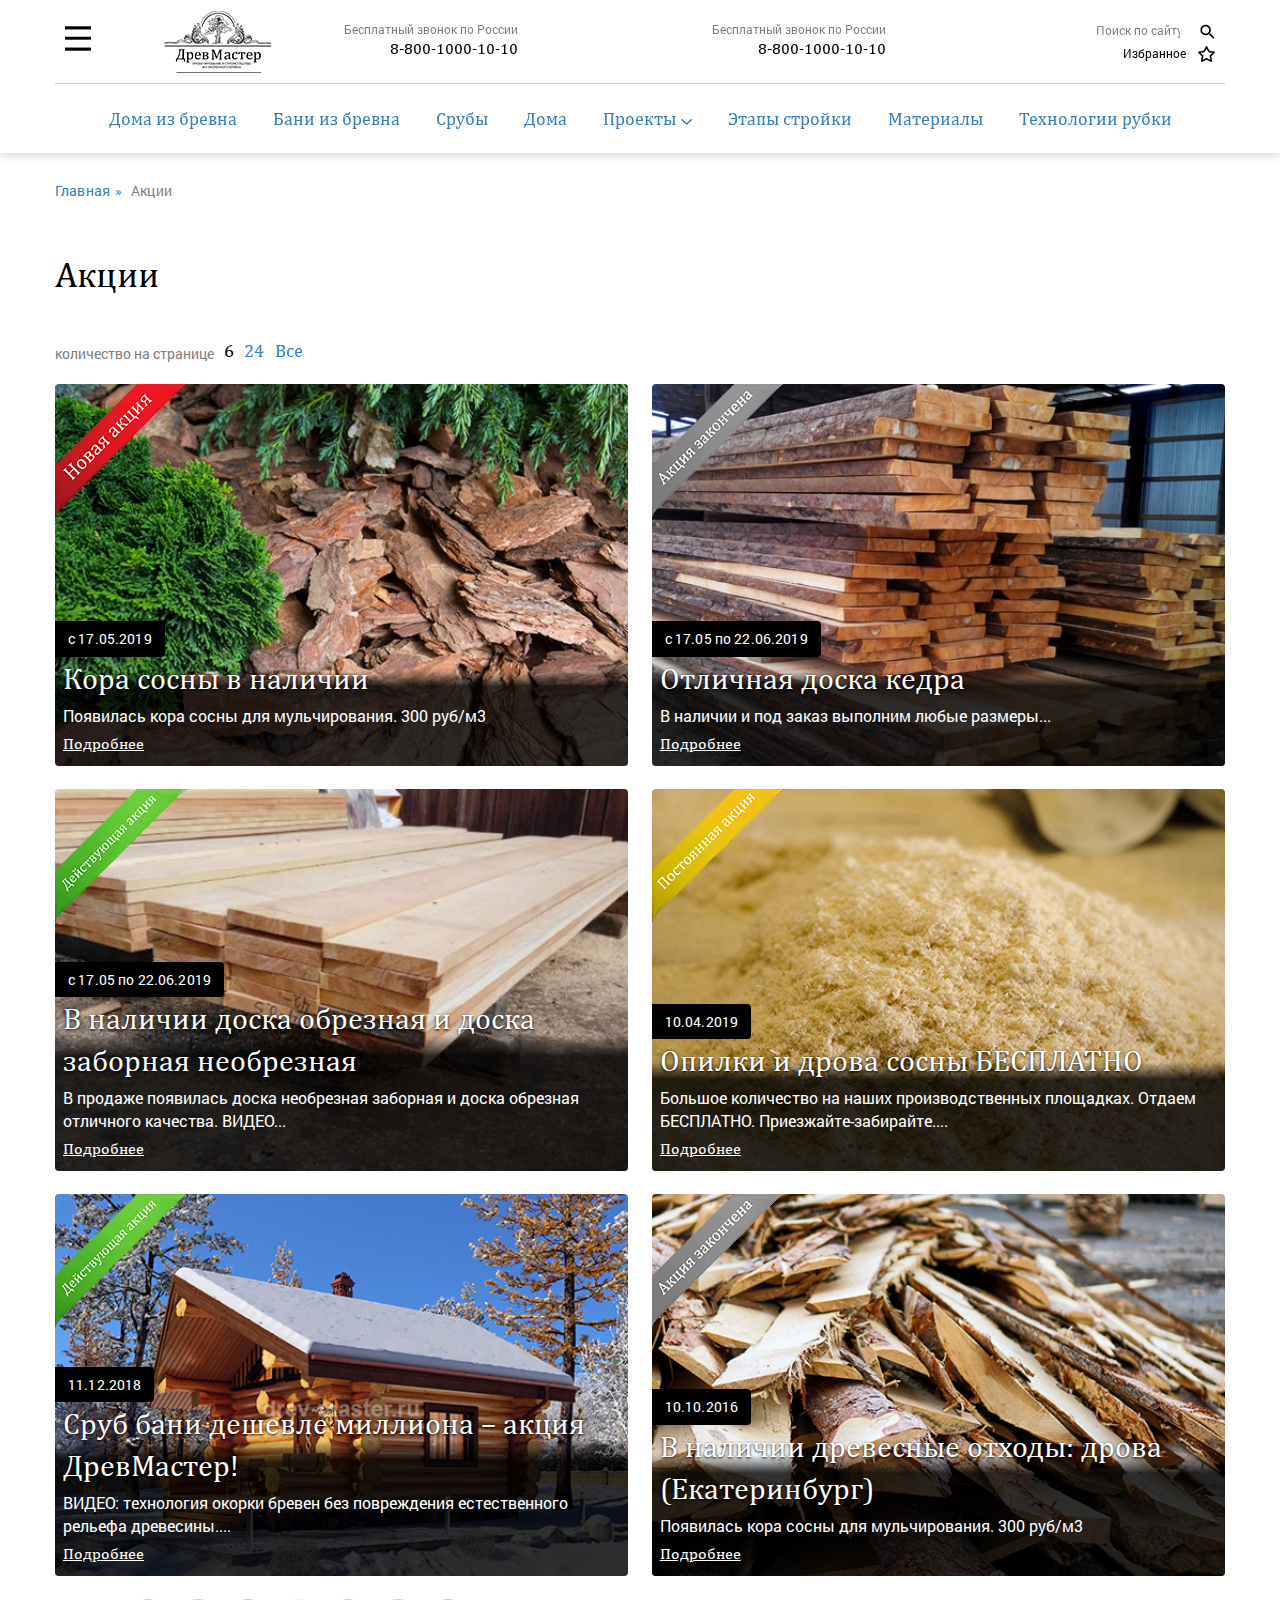
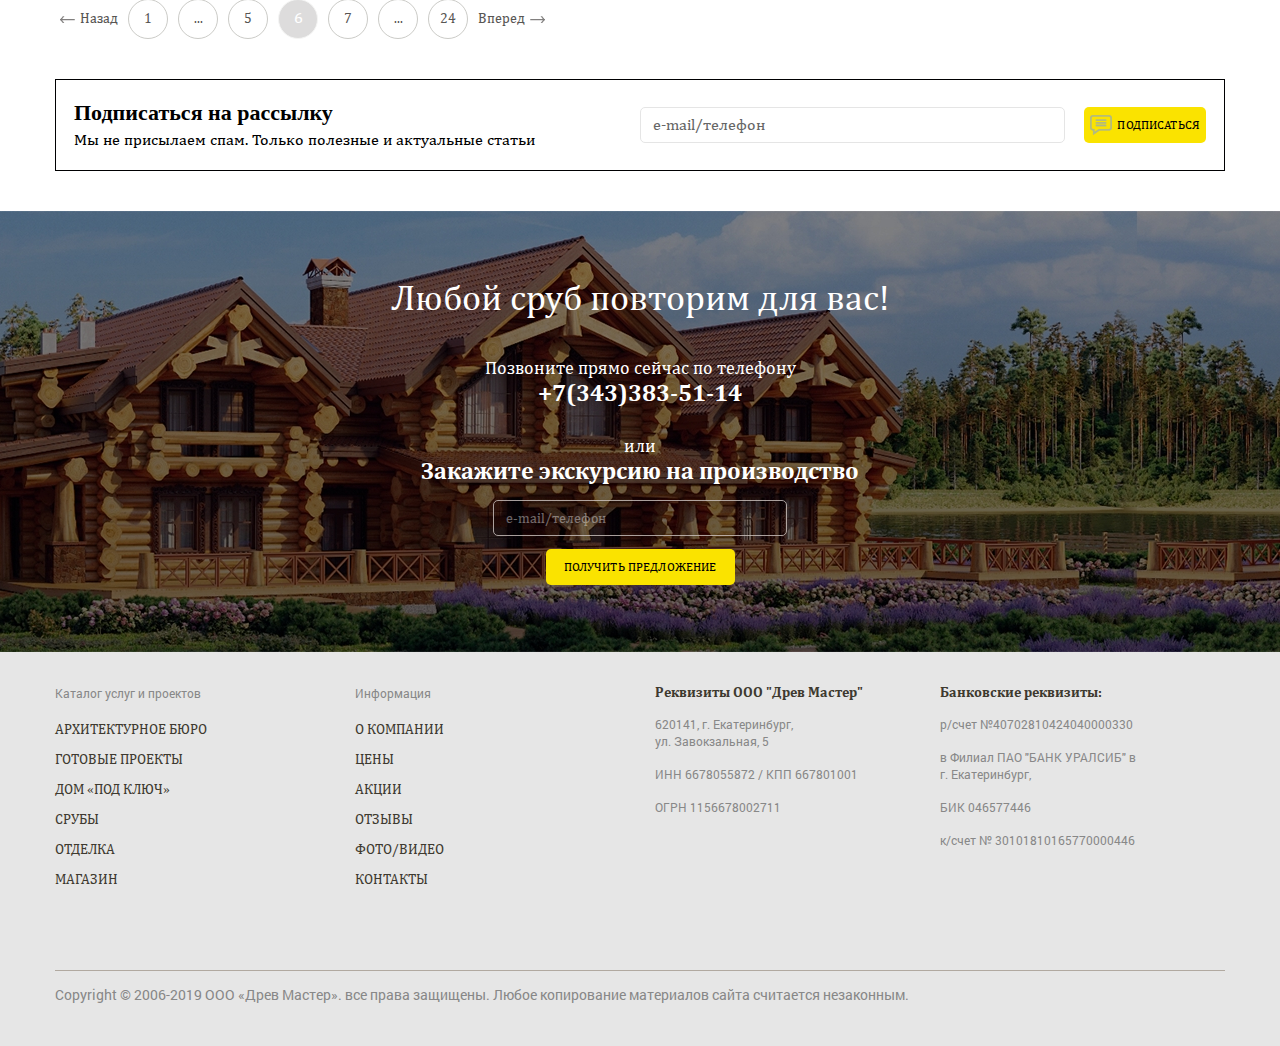
<file: src/akcii.html>
<!DOCTYPE html>
<html lang="ru">

<head>

	<meta charset="utf-8">
	<!-- <base href="/"> -->

	<title>Акции</title>
	<meta name="description" content="">

	<meta http-equiv="X-UA-Compatible" content="IE=edge">
	<meta name="viewport" content="width=device-width, initial-scale=1, maximum-scale=1">

	<!-- Template Basic Images Start -->
	<meta property="og:image" content="path/to/image.jpg">
	<link rel="icon" href="img/favicon/favicon.ico">
	<link rel="apple-touch-icon" sizes="180x180" href="img/favicon/apple-touch-icon-180x180.png">
	<!-- Template Basic Images End -->

	<!-- Custom Browsers Color Start -->
	<meta name="theme-color" content="#000">
	<!-- Custom Browsers Color End -->

	<link rel="stylesheet" href="css/main.min.css">

</head>

<body>

	<!-- left menu block -->
	<div class="left_menu inner" id="leftMenu">
		<a href="javascript:;" class="toggler_close" id="menuClose"><img src="img/icon-close.png" alt=""></a>
		<div class="menu_wrapper">

			<!-- menu logo -->
			<div class="menu_logo">
				<img src="img/logo-menu.png" alt="">
			</div><!-- /. menu logo -->


			<!-- menu box -->
			<div class="menu_box">
				<div class="menu_box--category">
					<ul class="menu_box--list">
						<li><a href="#">Архитектурное бюро</a></li>
						<li><a href="#">Готовые проекты</a></li>
						<li><a href="#">дом «под ключ»</a></li>
						<li><a href="#">Срубы</a></li>
						<li><a href="#">Отделка</a></li>
						<li><a href="#">Магазин</a></li>
					</ul>
				</div>
				<div class="menu_box--links">
					<ul class="menu_box--list">
						<li><a href="#">О компании</a></li>
						<li><a href="#">Цены</a></li>
						<li><a href="#">Акции</a></li>
						<li><a href="#">Отзывы</a></li>
						<li><a href="#">Фото/Видео</a></li>
						<li><a href="#">блог</a></li>
						<li><a href="#">Контакты</a></li>
					</ul>
				</div>
			</div>
			<!-- /. menu box -->
			

			<!-- menu bottom -->
			<div class="menu_bottom">
				<a href="#" class="btn_link">Заказать консультацию</a>
				<div class="menu_bottom--info">
					<p>Екатеринбург, ул. Заводская, стр. 5</p>
					<p>Время работы: пн.-сб с 08:00 до 17:00</p>
					<a href="mailto:drev-master@bk.ru">drev-master@bk.ru</a> 
				</div>

				<div class="menu_bottom--social">
					<a href="#"><img src="img/icon-youtube.png" alt=""></a>
					<a href="#"><img src="img/icon-vk.png" alt=""></a>
					<a href="#"><img src="img/icon-fb.png" alt=""></a>
					<a href="#"><img src="img/icon-t.png" alt=""></a>
				</div>
			</div><!-- /. menu bottom -->

		</div>
	</div>
	<!-- /. left menu block -->

	<!-- header -->
	<header class="inner">

			<!-- top line menu -->
			<div class="header_top ">
				<div class="header_top--toggler">
					<a href="javascript:;" id="menuToggler"></a>
				</div>
				<div class="header_top--logo">
				</div>
	
				<div class="header_top--phone">
					<span>Бесплатный звонок по России</span>
					<a href="tel:8-800-1000-10-10">8-800-1000-10-10</a>
				</div>
	
				<div class="header_top--phone">
					<span>Бесплатный звонок по России</span>
					<a href="tel:8-800-1000-10-10">8-800-1000-10-10</a>
				</div>
	
				<div class="header_top--menu top_menu">
					<div class="top_menu--links">
						<div class="top_search">
							<form action="#" class="form_search">
								<input type="text" name="search" id="search" placeholder="Поиск по сайту">
								<button></button>
							</form>
						</div>
						<div class="top_favorite">
							<span>Избранное</span>
						</div>
					</div>
					<nav>
						<ul>
							<li><a href="#">О компании</a></li>
							<li><a href="#">Цены</a></li>
							<li class="active"><a href="#">Акции</a></li>
							<li><a href="#">Отзывы</a></li>
							<li><a href="#">Фото/Видео</a></li>
							<li><a href="#">блог</a></li>
							<li><a href="#">Контакты</a></li>
						</ul>
					</nav>
				</div>
			</div><!-- /. top line menu -->
	
			<!-- nav -->
			<nav class="top_nav">
				<span class="mobile_front">Категории</span>
				<ul>
					<li><a href="#">Дома из бревна</a></li>
					<li><a href="#">Бани из бревна</a></li>
					<li><a href="#">Срубы </a></li>
					<li><a href="#">Дома</a></li>
					<li class="dropdown">
						<a href="#">Проекты</a>
						<ul class="parent">
							<li><a href="#">Фундамент</a></li>
							<li><a href="#">Стены</a></li>
							<li><a href="#">Кровля</a></li>
							<li><a href="#">Крыльцо и навес</a></li>
						</ul>
					</li>
					<li><a href="#">Этапы стройки</a></li>
					<li><a href="#">Материалы</a></li>
					<li><a href="#">Технологии рубки</a></li>
				</ul>
			</nav>
			<!-- /. nav -->
	
	
		</header><!-- /. header -->

	<!-- section-actions -->
	<div class="inner_wrap">
		<div class="crumbs">
			<div class="container">
				<div class="row">
					<div class="col-12">
						<ul>
							<li><a href="#">Главная</a></li>
							<li><span>Акции</span></li>
						</ul>
					</div>
				</div>
			</div>
		</div>
		
		
		<main>
			<div class="container">
				<div class="row">
					<div class="col-12">
						<div class="title inner">Акции</div>
					</div>
				</div>
				
				<div class="how-match">
					<div class="match1">количество на странице</div>
					<ul>
						<li>6</li>
						<li><a href="#">24</a></li>
						<li><a href="#">Все</a></li>
					</ul>
				</div>
				<div class="block-actions">

					<div class="act-block">

						<div class="act-block-img"><img src="img/1.jpg"></div>
						<div class="act-block-act"><img src="img/new-act.png"></div>
						<div class="act-block-bottom">
							<div class="act-block-date">с 17.05.2019</div>
							<div class="act-block-title">Кора сосны в наличии</div>
							<div class="act-block-txt">Появилась кора сосны для мульчирования. 300 руб/м3</div>
							<div class="act-block-link"><a href="#">Подробнее</a></div>
						</div>	
					</div>

					<div class="act-block">

						<div class="act-block-img"><img src="img/2.png"></div>
						<div class="act-block-act"><img src="img/zak-act.png"></div>
						<div class="act-block-bottom">
							<div class="act-block-date">с 17.05 по 22.06.2019</div>
							<div class="act-block-title">Отличная доска кедра</div>
							<div class="act-block-txt">В наличии и под заказ выполним любые размеры...</div>
							<div class="act-block-link"><a href="#">Подробнее</a></div>
						</div>	
					</div>


					<div class="act-block">

						<div class="act-block-img"><img src="img/3.png"></div>
						<div class="act-block-act"><img src="img/dey-act.png"></div>
						<div class="act-block-bottom">
							<div class="act-block-date">с 17.05 по 22.06.2019</div>
							<div class="act-block-title">В наличии доска обрезная и доска заборная необрезная</div>
							<div class="act-block-txt">В продаже появилась доска необрезная заборная и доска обрезная отличного качества. ВИДЕО...</div>
							<div class="act-block-link"><a href="#">Подробнее</a></div>
						</div>	
					</div>

					<div class="act-block">

						<div class="act-block-img"><img src="img/4.png"></div>
						<div class="act-block-act"><img src="img/post-act.png"></div>
						<div class="act-block-bottom">
							<div class="act-block-date">10.04.2019</div>
							<div class="act-block-title">Опилки и дрова сосны БЕСПЛАТНО</div>
							<div class="act-block-txt">Большое количество на наших производственных площадках. Отдаем БЕСПЛАТНО. Приезжайте-забирайте....</div>
							<div class="act-block-link"><a href="#">Подробнее</a></div>
						</div>	
					</div>

					<div class="act-block">

						<div class="act-block-img"><img src="img/5.png"></div>
						<div class="act-block-act"><img src="img/dey-act.png"></div>
						<div class="act-block-bottom">
							<div class="act-block-date">11.12.2018</div>
							<div class="act-block-title">Сруб бани дешевле миллиона – акция ДревМастер!</div>
							<div class="act-block-txt">ВИДЕО: технология окорки бревен без повреждения естественного рельефа древесины....</div>
							<div class="act-block-link"><a href="#">Подробнее</a></div>
						</div>	
					</div>

					<div class="act-block">

						<div class="act-block-img"><img src="img/6.png"></div>
						<div class="act-block-act"><img src="img/zak-act.png"></div>
						<div class="act-block-bottom">
							<div class="act-block-date">10.10.2016</div>
							<div class="act-block-title">В наличии древесные отходы: дрова (Екатеринбург)</div>
							<div class="act-block-txt">Появилась кора сосны для мульчирования. 300 руб/м3</div>
							<div class="act-block-link"><a href="#">Подробнее</a></div>
						</div>	
					</div>

				</div>

				<div class="block-pagination">
					<ul>
						<li class="l-r-butt"><a href="#"><img class="l-b" src="img/prev-b.png">Назад</a></li>
						<li><a href="#">1</a></li>
						<li><a href="#">...</a></li>
						<li><a href="#">5</a></li>
						<li class="pag-active">6</li>
						<li><a href="#">7</a></li>
						<li><a href="#">...</a></li>
						<li><a href="#">24</a></li>
						<li class="l-r-butt"><a href="#">Вперед<img class="r-b" src="img/next-b.png"></a></li>
					</ul>
				</div>

				<div class="subscribe">
					
					<div class="sub-left">
						<div class="sub-title">Подписаться на рассылку</div>
						<div class="sub-txt">Мы не присылаем спам. Только полезные и актуальные статьи</div>
					</div>
					<div class="sub-right">
						<form>
							<input type="text" name="data" placeholder="e-mail/телефон">
							<button class="btn_link"><img src="img/pod.png">подписаться</button>
						</form>
					</div>

				</div>

			</div>
		</main>
	</div>
	<!-- end section-actions -->	

	<!-- main contact -->
	<section class="m_contact">
		<div class="wrap">
			<div class="container">
				<div class="row">
					<div class="col-12">
						<div class="title">Любой сруб повторим для вас!</div>
						<div class="m_contact--content">
							<small>Позвоните прямо сейчас по телефону</small>
							<a href="tel:+7(343)383-51-14">+7(343)383-51-14</a>

							<small>или</small>
							Закажите экскурсию на производство
							<form action="" class="m_contact_form classic">
								<input type="text" name="data" placeholder="e-mail/телефон">
								<button class="btn_link">получить предложение</button>
							</form>
						</div>
					</div>
				</div>
			</div>
		</div>
	</section>
	<!-- /. main contact -->


	<!-- footer -->
	<footer>
		<div class="wrap">
			<div class="container">
				<div class="row">
					<div class="col-6 col-md-3">
						<div class="footer_menu">
							<div class="footer_menu--title">Каталог услуг и проектов</div>
							<ul>
								<li><a href="#">архитектурное бюро</a></li>
								<li><a href="#">Готовые проекты</a></li>
								<li><a href="#">Дом «под ключ»</a></li>
								<li><a href="#">Срубы</a></li>
								<li><a href="#">отделка</a></li>
								<li><a href="#">Магазин</a></li>
							</ul>
						</div>
					</div>
					<div class="col-6 col-md-3">
						<div class="footer_menu footer_menu2">
							<div class="footer_menu--title">Информация</div>
							<ul>
								<li><a href="#">О компании</a></li>
								<li><a href="#">Цены</a></li>
								<li><a href="#">Акции</a></li>
								<li><a href="#">Отзывы</a></li>
								<li><a href="#">Фото/видео</a></li>
								<li><a href="#">Контакты</a></li>
							</ul>
						</div>
					</div>
					<div class="col-12 col-md-6">
						<div class="footer_info">
							<div class="footer_info--part">
								<h3>Реквизиты ООО "Древ Мастер"</h3>
								<p>620141, г. Екатеринбург, <br>
								ул. Завокзальная, 5</p>
								<p>ИНН 6678055872  /  КПП 667801001</p>
								<p>ОГРН 1156678002711</p>
							</div>
							<div class="footer_info--part">
								<h3>Банковские реквизиты:</h3>
								<p>р/счет №40702810424040000330 </p>
								<p>в Филиал ПАО "БАНК УРАЛСИБ" в <br>
								г. Екатеринбург,</p>
								<p>БИК 046577446</p>
								<p>к/счет №  30101810165770000446</p>
							</div>
						</div>
					</div>

					<div class="col-12">
						<div class="copyright">
							<p>Copyright © 2006-2019 ООО «Древ Мастер». все права защищены. Любое копирование материалов сайта считается незаконным.</p>
						</div>
					</div>
				</div>
			</div>
		</div>
	</footer>


	<script src="js/scripts.min.js"></script>

</body>

</html>
</file>
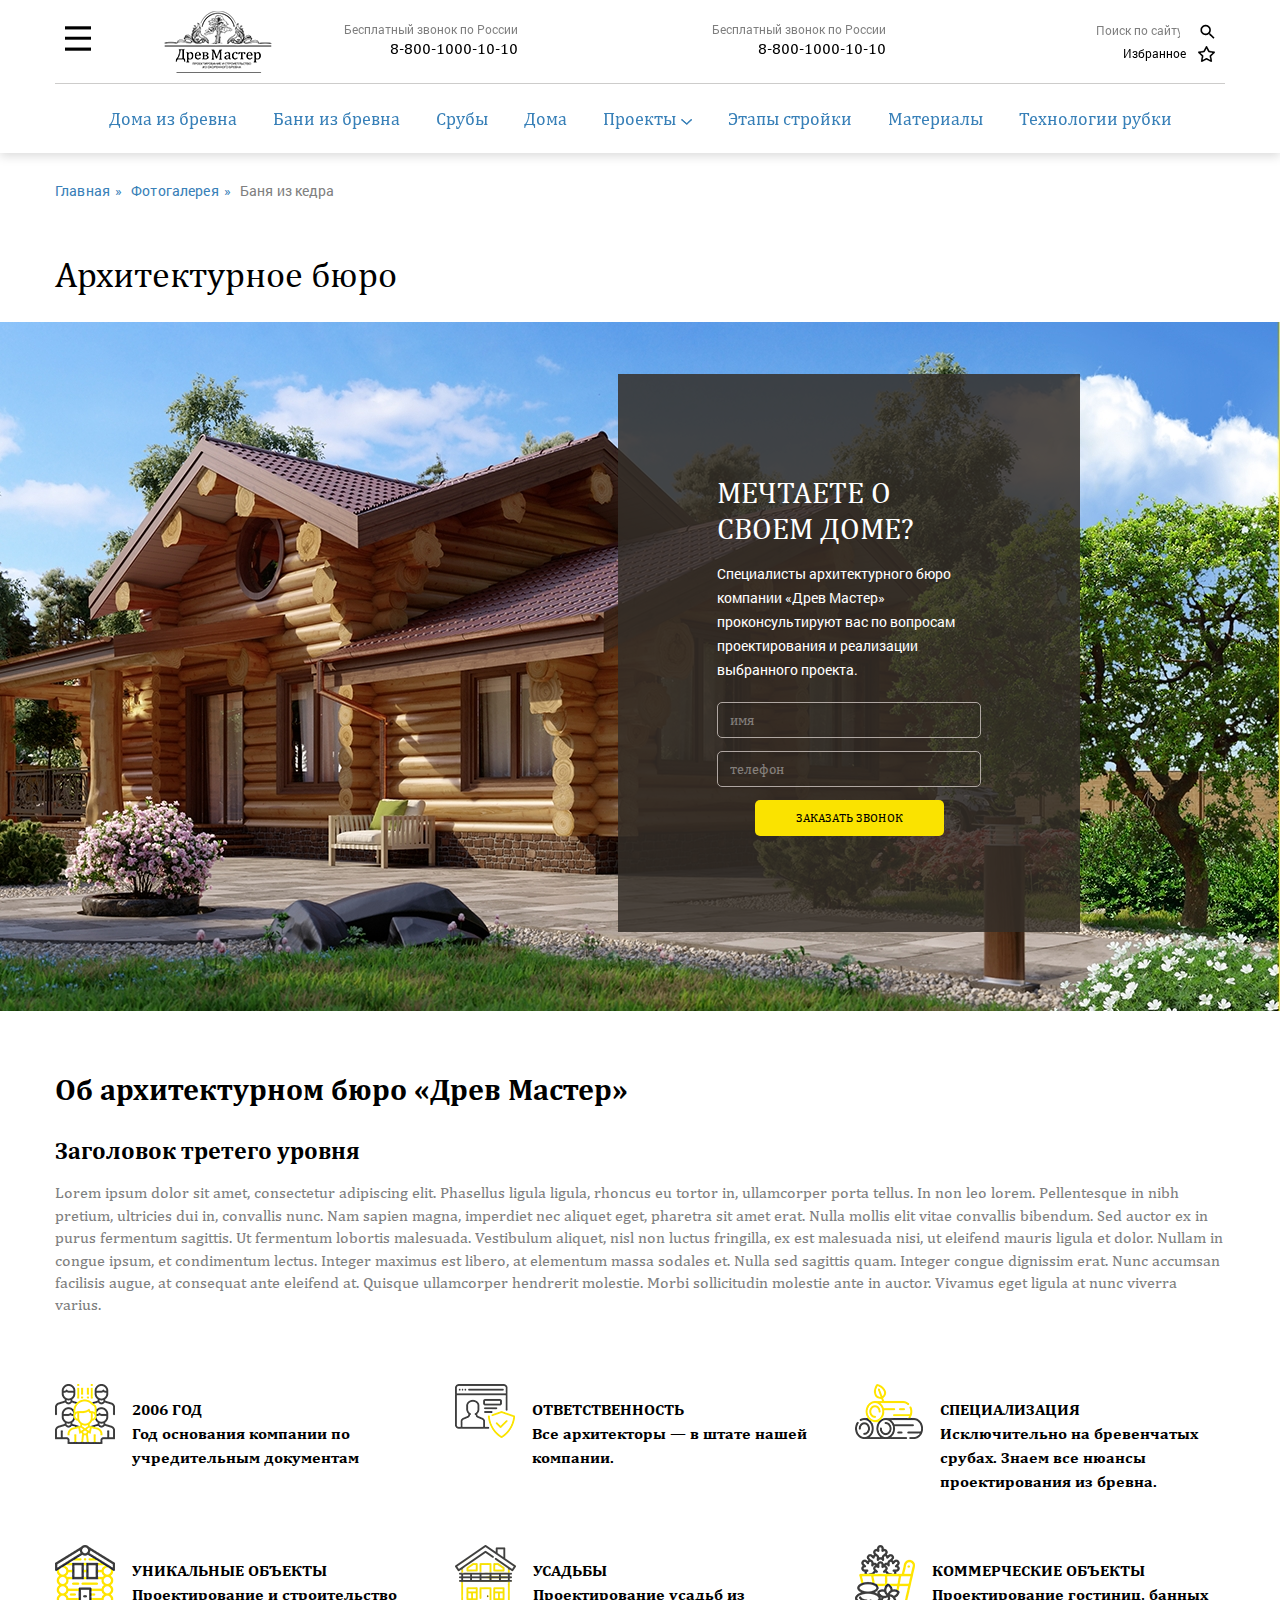
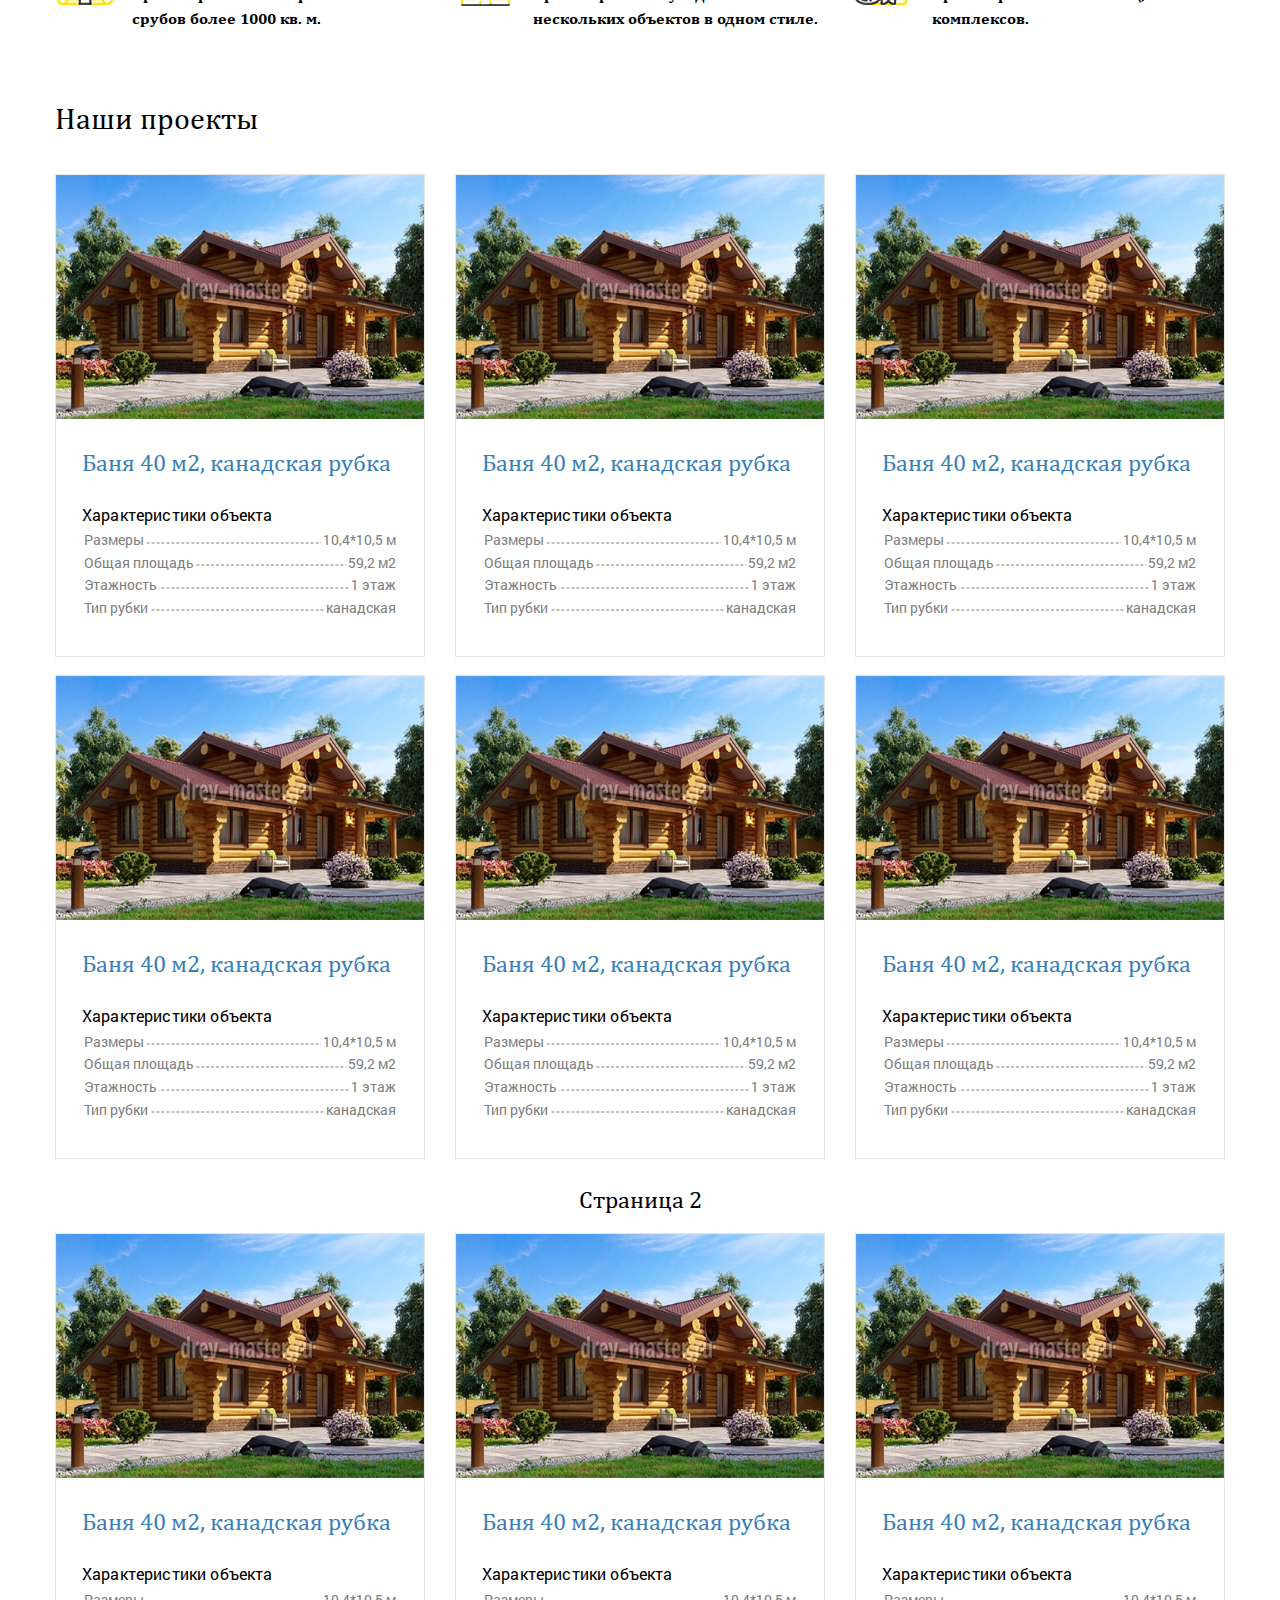
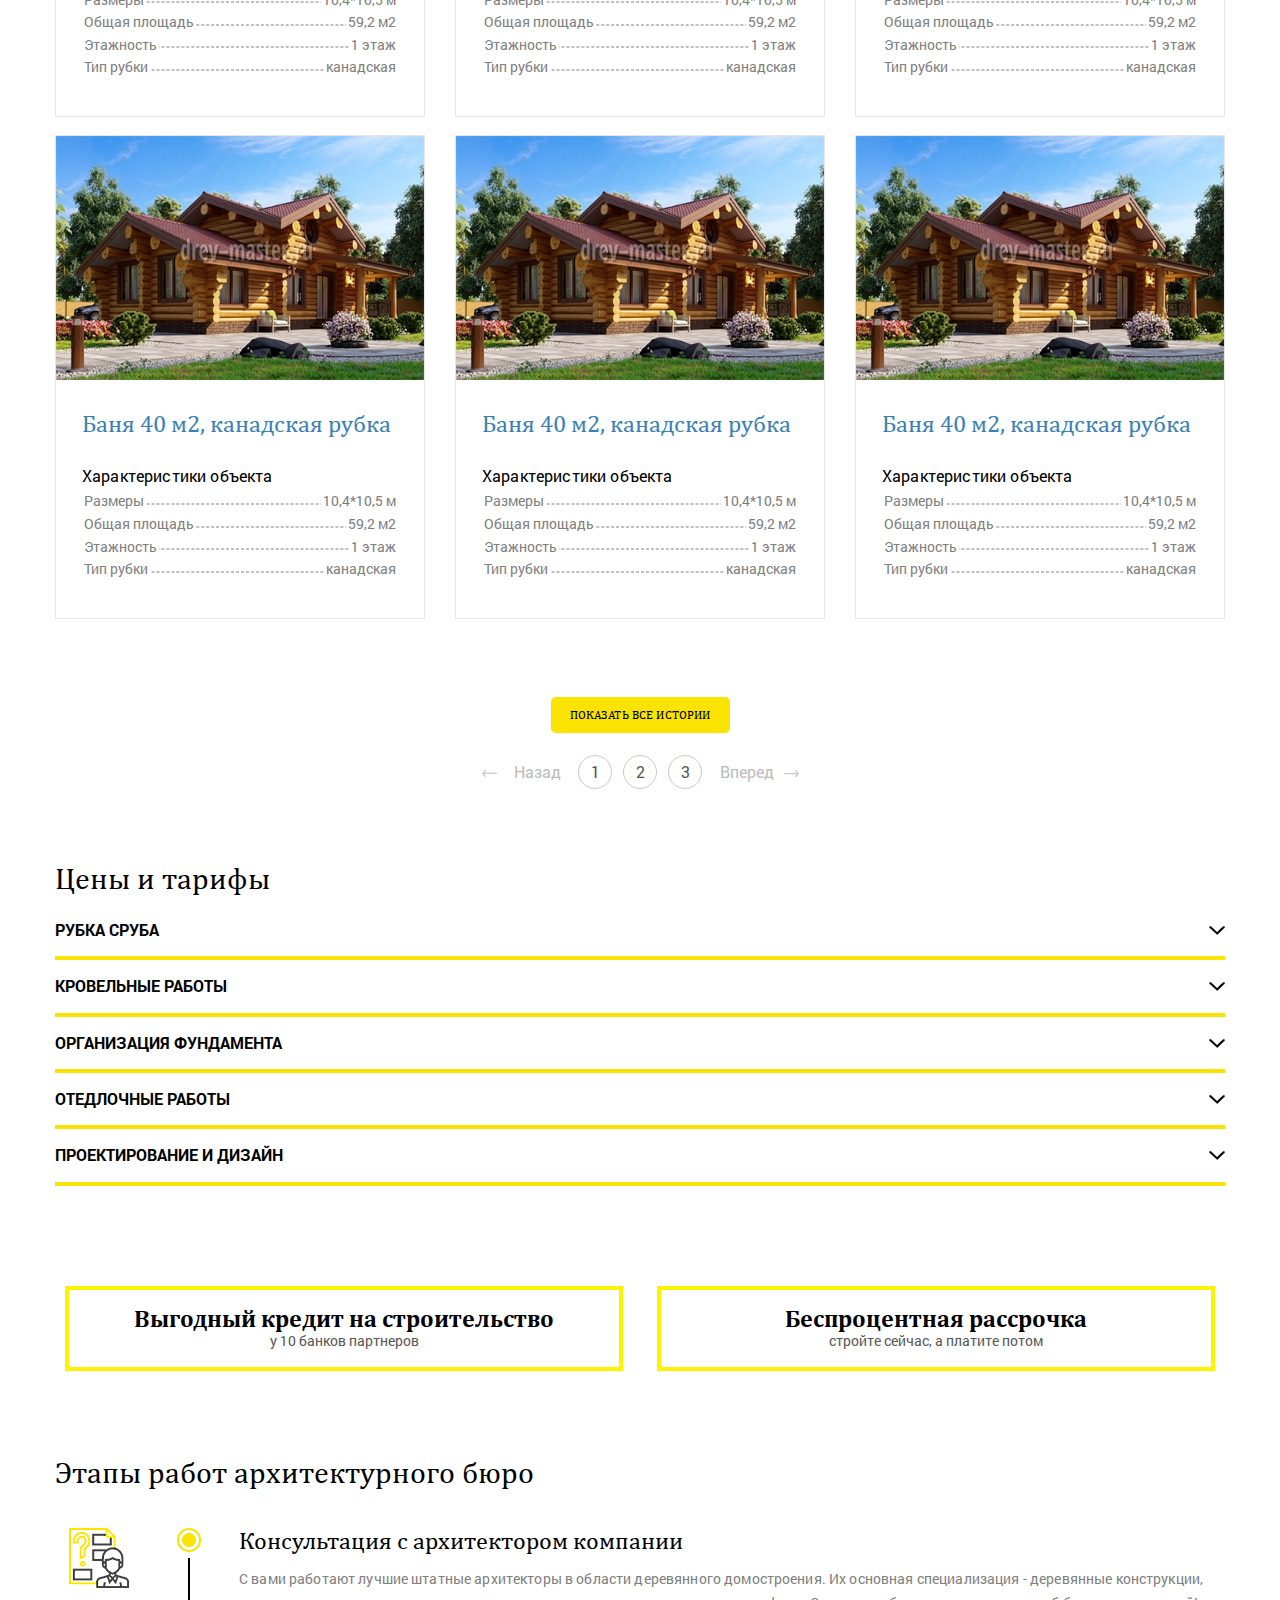
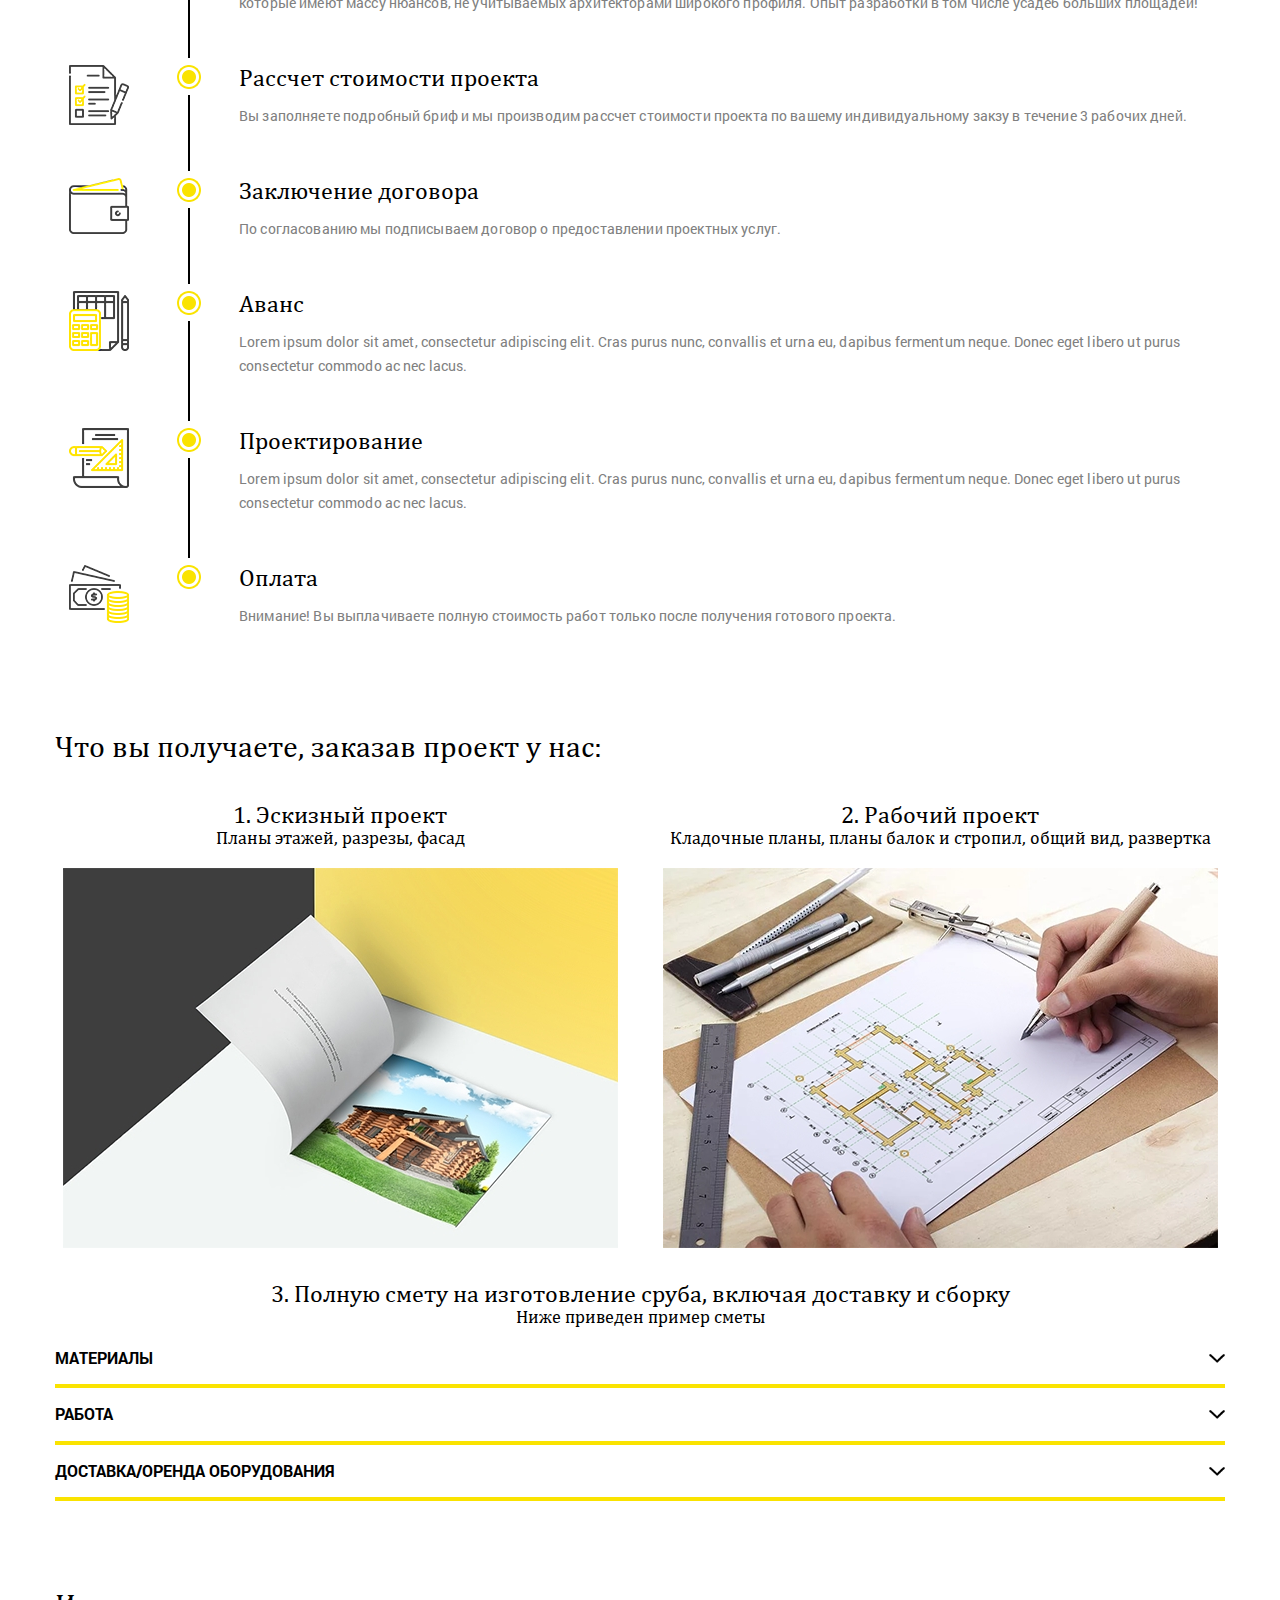
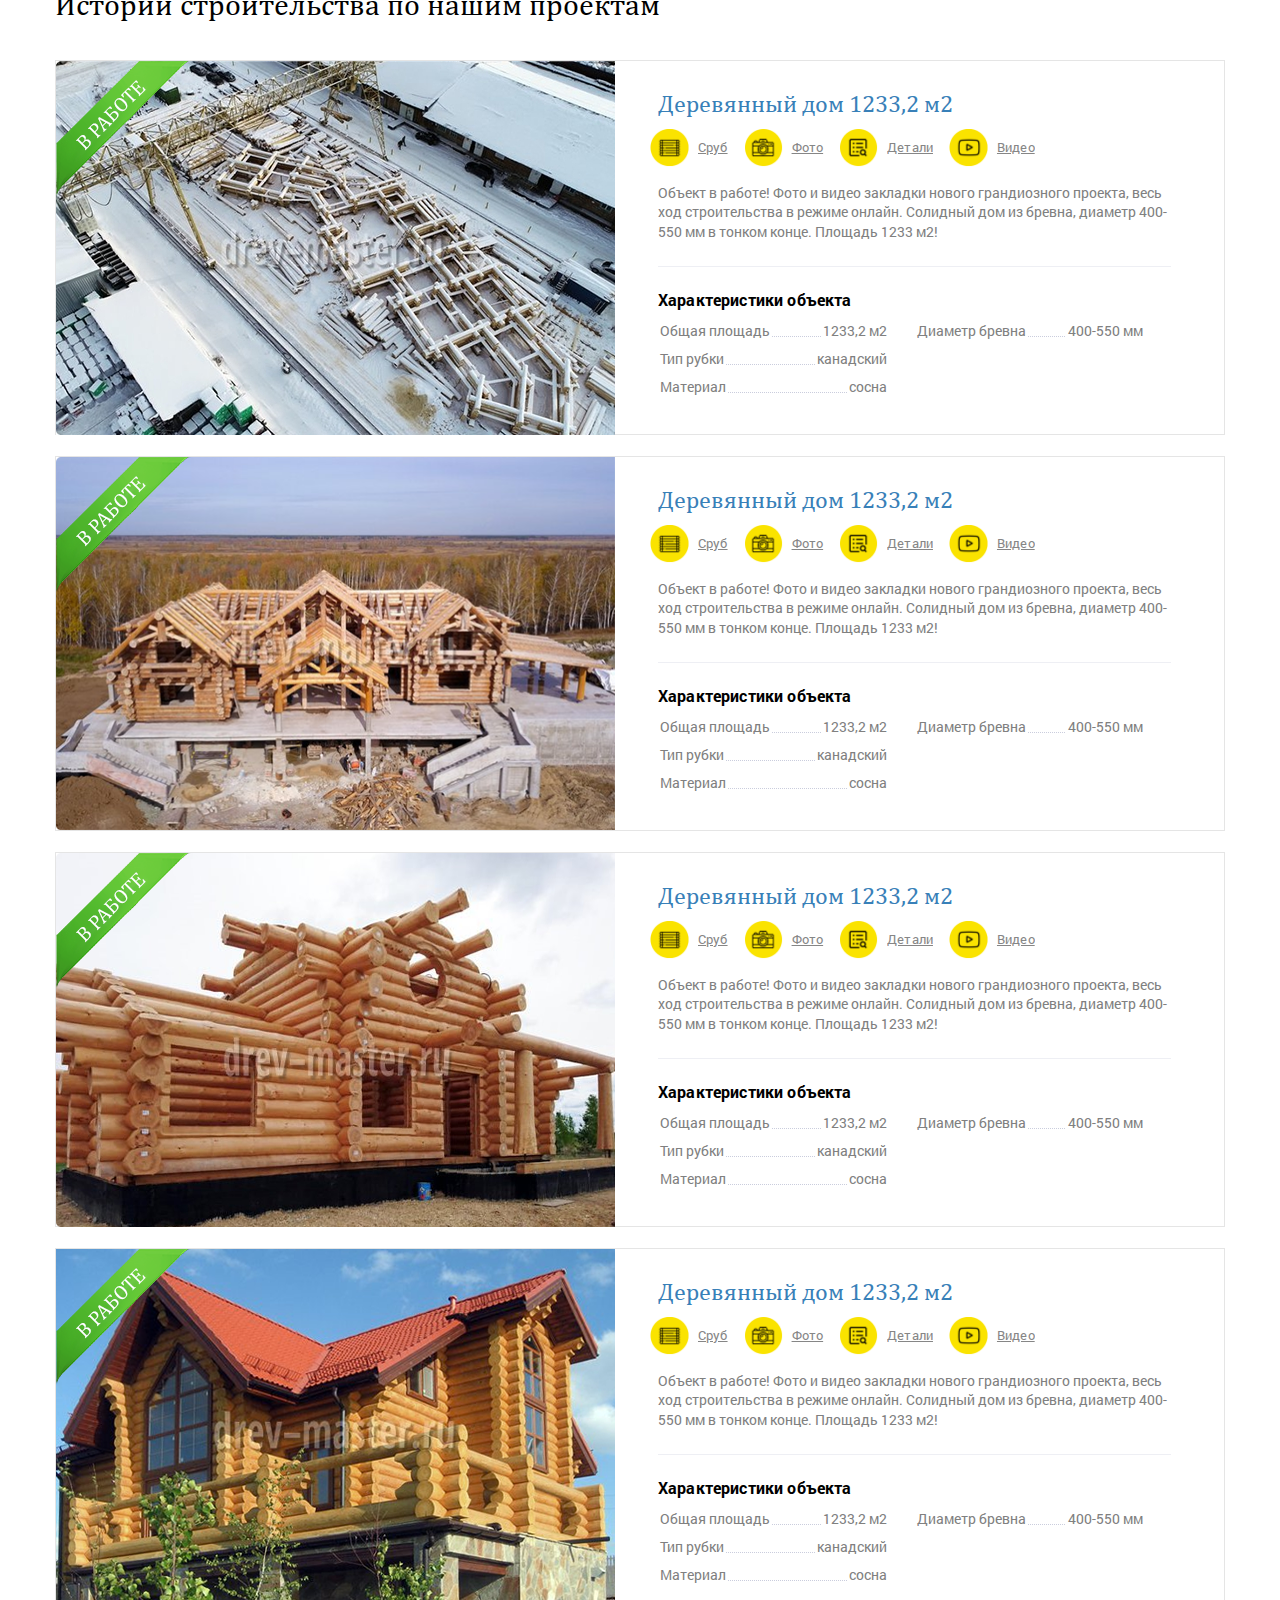
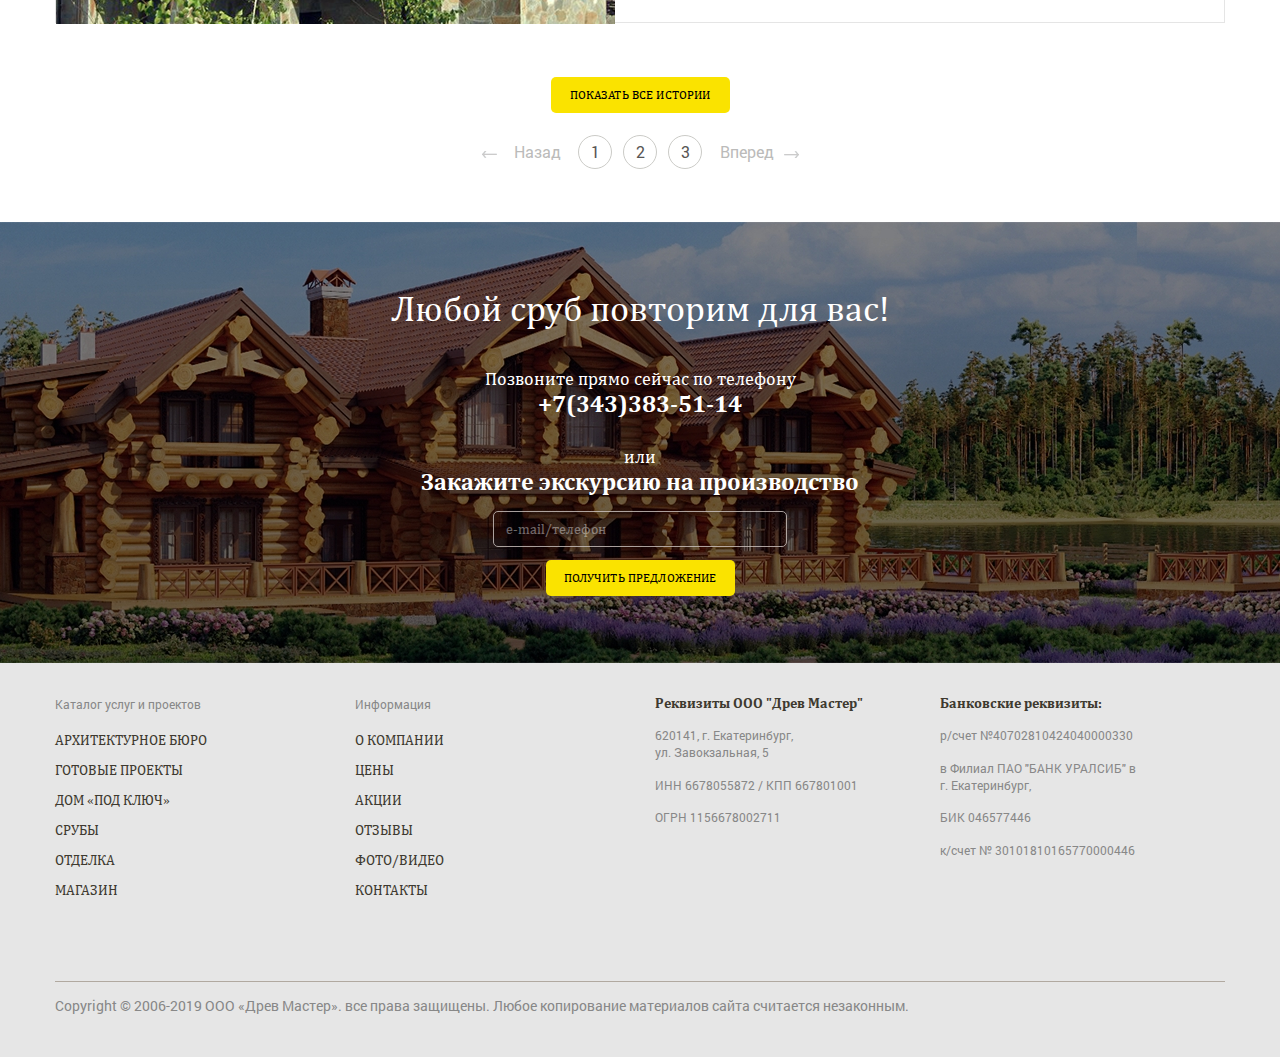
<file: src/arch.html>
<!DOCTYPE html>
<html lang="ru">

<head>

	<meta charset="utf-8">
	<!-- <base href="/"> -->

	<title>Архбюро</title>
	<meta name="description" content="">

	<meta http-equiv="X-UA-Compatible" content="IE=edge">
	<meta name="viewport" content="width=device-width, initial-scale=1, maximum-scale=1">

	<!-- Template Basic Images Start -->
	<meta property="og:image" content="path/to/image.jpg">
	<link rel="icon" href="img/favicon/favicon.ico">
	<link rel="apple-touch-icon" sizes="180x180" href="img/favicon/apple-touch-icon-180x180.png">
	<!-- Template Basic Images End -->

	<!-- Custom Browsers Color Start -->
	<meta name="theme-color" content="#000">
	<!-- Custom Browsers Color End -->

	<link rel="stylesheet" href="css/main.min.css">

</head>

<body>

	<!-- left menu block -->
	<div class="left_menu inner" id="leftMenu">
		<a href="javascript:;" class="toggler_close" id="menuClose"><img src="img/icon-close.png" alt=""></a>
		<div class="menu_wrapper">

			<!-- menu logo -->
			<div class="menu_logo">
				<img src="img/logo-menu.png" alt="">
			</div><!-- /. menu logo -->


			<!-- menu box -->
			<div class="menu_box">
				<div class="menu_box--category">
					<ul class="menu_box--list">
						<li><a href="#">Архитектурное бюро</a></li>
						<li><a href="#">Готовые проекты</a></li>
						<li><a href="#">дом «под ключ»</a></li>
						<li><a href="#">Срубы</a></li>
						<li><a href="#">Отделка</a></li>
						<li><a href="#">Магазин</a></li>
					</ul>
				</div>
				<div class="menu_box--links">
					<ul class="menu_box--list">
						<li><a href="#">О компании</a></li>
						<li><a href="#">Цены</a></li>
						<li><a href="#">Акции</a></li>
						<li><a href="#">Отзывы</a></li>
						<li><a href="#">Фото/Видео</a></li>
						<li><a href="#">блог</a></li>
						<li><a href="#">Контакты</a></li>
					</ul>
				</div>
			</div>
			<!-- /. menu box -->
			

			<!-- menu bottom -->
			<div class="menu_bottom">
				<a href="#" class="btn_link">Заказать консультацию</a>
				<div class="menu_bottom--info">
					<p>Екатеринбург, ул. Заводская, стр. 5</p>
					<p>Время работы: пн.-сб с 08:00 до 17:00</p>
					<a href="mailto:drev-master@bk.ru">drev-master@bk.ru</a> 
				</div>

				<div class="menu_bottom--social">
					<a href="#"><img src="img/icon-youtube.png" alt=""></a>
					<a href="#"><img src="img/icon-vk.png" alt=""></a>
					<a href="#"><img src="img/icon-fb.png" alt=""></a>
					<a href="#"><img src="img/icon-t.png" alt=""></a>
				</div>
			</div><!-- /. menu bottom -->

		</div>
	</div>
	<!-- /. left menu block -->

	<!-- header -->
	<header class="inner">

		<!-- top line menu -->
		<div class="header_top ">
			<div class="header_top--toggler">
				<a href="javascript:;" id="menuToggler"></a>
			</div>
			<div class="header_top--logo">
			</div>

			<div class="header_top--phone">
				<span>Бесплатный звонок по России</span>
				<a href="tel:8-800-1000-10-10">8-800-1000-10-10</a>
			</div>

			<div class="header_top--phone">
				<span>Бесплатный звонок по России</span>
				<a href="tel:8-800-1000-10-10">8-800-1000-10-10</a>
			</div>

			<div class="header_top--menu top_menu">
				<div class="top_menu--links">
					<div class="top_search">
						<form action="#" class="form_search">
							<input type="text" name="search" id="search" placeholder="Поиск по сайту">
							<button></button>
						</form>
					</div>
					<div class="top_favorite">
						<span>Избранное</span>
					</div>
				</div>
				<nav>
					<ul>
						<li><a href="#">О компании</a></li>
						<li><a href="#">Цены</a></li>
						<li class="active"><a href="#">Акции</a></li>
						<li><a href="#">Отзывы</a></li>
						<li><a href="#">Фото/Видео</a></li>
						<li><a href="#">блог</a></li>
						<li><a href="#">Контакты</a></li>
					</ul>
				</nav>
			</div>
		</div><!-- /. top line menu -->

		<!-- nav -->
		<nav class="top_nav">
			<span class="mobile_front">Категории</span>
			<ul>
				<li><a href="#">Дома из бревна</a></li>
				<li><a href="#">Бани из бревна</a></li>
				<li><a href="#">Срубы </a></li>
				<li><a href="#">Дома</a></li>
				<li class="dropdown">
					<a href="#">Проекты</a>
					<ul class="parent">
						<li><a href="#">Фундамент</a></li>
						<li><a href="#">Стены</a></li>
						<li><a href="#">Кровля</a></li>
						<li><a href="#">Крыльцо и навес</a></li>
					</ul>
				</li>
				<li><a href="#">Этапы стройки</a></li>
				<li><a href="#">Материалы</a></li>
				<li><a href="#">Технологии рубки</a></li>
			</ul>
		</nav>
		<!-- /. nav -->


	</header><!-- /. header -->

	<div class="inner_wrap">

		<div class="crumbs">
			<div class="container">
				<div class="row">
					<div class="col-12">
						<ul>
							<li><a href="#">Главная</a></li>
							<li><a href="#">Фотогалерея</a></li>
							<li><span>Баня из кедра</span></li>
						</ul>
					</div>
				</div>
			</div>
		</div>

		<div class="container">
			<div class="row">
				<div class="col-12">
					<div class="title inner">Архитектурное бюро</div>
				</div>
			</div>
		</div>
	</div>

	<div class="m_buro--inner buro buro2" style="background-image: url('img/section_buro2-bg.jpg')">
		<form action="" class="buro_form classic">
			<p>мечтаете о своем доме?</p>
			<small>Специалисты архитектурного бюро компании «Древ Мастер» проконсультируют вас по вопросам проектирования и реализации выбранного проекта.</small>
			<input type="text" name="name" placeholder="имя" value="">
			<input type="text" name="phone" placeholder="телефон" value="">
			<button class="btn_link">заказать звонок</button>
		</form>
	</div>

	<div class="inner_wrap inner_wrap--two">
		<main class="buro">
			<div class="container">
				<div class="row">
					<div class="col-12">
						<div class="text">
							<h2>Об архитектурном бюро «Древ Мастер»</h2>
							<h3>Заголовок третего уровня</h3>
							<p>Lorem ipsum dolor sit amet, consectetur adipiscing elit. Phasellus ligula ligula, rhoncus eu tortor in, ullamcorper porta tellus. In non leo lorem. Pellentesque in nibh pretium, ultricies dui in, convallis nunc. Nam sapien magna, imperdiet nec aliquet eget, pharetra sit amet erat. Nulla mollis elit vitae convallis bibendum. Sed auctor ex in purus fermentum sagittis. Ut fermentum lobortis malesuada. Vestibulum aliquet, nisl non luctus fringilla, ex est malesuada nisi, ut eleifend mauris ligula et dolor. Nullam in congue ipsum, et condimentum lectus. Integer maximus est libero, at elementum massa sodales et. Nulla sed sagittis quam. Integer congue dignissim erat. Nunc accumsan facilisis augue, at consequat ante eleifend at. Quisque ullamcorper hendrerit molestie. Morbi sollicitudin molestie ante in auctor. Vivamus eget ligula at nunc viverra varius.</p>
						</div>
					</div>
				</div>

				<!-- about buro row -->
				<div class="row buro_about--row">
					<div class="col-12 col-md-6 col-lg-4">
						<div class="buro_about--list">
							<div class="about_img">
								<img src="img/about-img1.png" alt="">
							</div>
							<div class="about_text">
								<p>2006 год</p>
								<small>Год основания компании по учредительным документам</small>
							</div>
						</div>
					</div>
					<div class="col-12 col-md-6 col-lg-4">
						<div class="buro_about--list">
							<div class="about_img">
								<img src="img/about-img2.png" alt="">
							</div>
							<div class="about_text">
								<p>ответственность</p>
								<small>Все архитекторы — в штате
										нашей компании.</small>
							</div>
						</div>
					</div>
					<div class="col-12 col-md-6 col-lg-4">
						<div class="buro_about--list">
							<div class="about_img">
								<img src="img/about-img3.png" alt="">
							</div>
							<div class="about_text">
								<p>специализация</p>
								<small>Исключительно на бревенчатых
										срубах. Знаем все нюансы
										проектирования из бревна.</small>
							</div>
						</div>
					</div>
					<div class="col-12 col-md-6 col-lg-4">
						<div class="buro_about--list">
							<div class="about_img">
								<img src="img/about-img4.png" alt="">
							</div>
							<div class="about_text">
								<p>Уникальные объекты</p>
								<small>Проектирование и строительство
										срубов более 1000 кв. м.</small>
							</div>
						</div>
					</div>
					<div class="col-12 col-md-6 col-lg-4">
						<div class="buro_about--list">
							<div class="about_img">
								<img src="img/about-img5.png" alt="">
							</div>
							<div class="about_text">
								<p>Усадьбы</p>
								<small>Проектирование усадьб из нескольких объектов в одном стиле.</small>
							</div>
						</div>
					</div>
					<div class="col-12 col-md-6 col-lg-4">
						<div class="buro_about--list">
							<div class="about_img">
								<img src="img/about-img6.png" alt="">
							</div>
							<div class="about_text">
								<p>коммерческие объекты</p>
								<small>Проектирование гостиниц, банных комплексов.</small>
							</div>
						</div>
					</div>
				</div><!-- /. about buro row -->

				<!-- our projects -->
				<div class="row proj--row">
					<div class="col-12">
						<div class="subtitle">Наши проекты</div>
					</div>


					<!-- proj item -->
					<div class="col-12 col-sm-6 col-lg-4">
						<div class="small_card">
							<div class="slider_img">
								<img src="img/p_slider.jpg" alt="">
							</div>
							<div class="card_info">
								<a href="#" class="link_name">Баня 40 м2, канадская рубка</a>

								<div class="slider_objectInfo">
									<div class="object_charact">
										<div class="char_title">Характеристики объекта</div>
										<div class="object_charact--row">
											<span>Размеры</span>
											<span>10,4*10,5 м</span>
										</div>

										<div class="object_charact--row">
											<span>Общая площадь</span>
											<span>59,2 м2</span>
										</div>

										<div class="object_charact--row">
											<span>Этажность</span>
											<span>1 этаж</span>
										</div>

										<div class="object_charact--row">
											<span>Тип рубки</span>
											<span>канадская</span>
										</div>											
									</div>
								</div>

							</div>
						</div>
					</div><!-- /. proj item -->

					<!-- proj item -->
					<div class="col-12 col-sm-6 col-lg-4">
						<div class="small_card">
							<div class="slider_img">
								<img src="img/p_slider.jpg" alt="">
							</div>
							<div class="card_info">
								<a href="#" class="link_name">Баня 40 м2, канадская рубка</a>

								<div class="slider_objectInfo">
									<div class="object_charact">
										<div class="char_title">Характеристики объекта</div>
										<div class="object_charact--row">
											<span>Размеры</span>
											<span>10,4*10,5 м</span>
										</div>

										<div class="object_charact--row">
											<span>Общая площадь</span>
											<span>59,2 м2</span>
										</div>

										<div class="object_charact--row">
											<span>Этажность</span>
											<span>1 этаж</span>
										</div>

										<div class="object_charact--row">
											<span>Тип рубки</span>
											<span>канадская</span>
										</div>											
									</div>
								</div>

							</div>
						</div>
					</div><!-- /. proj item -->

					<!-- proj item -->
					<div class="col-12 col-sm-6 col-lg-4">
						<div class="small_card">
							<div class="slider_img">
								<img src="img/p_slider.jpg" alt="">
							</div>
							<div class="card_info">
								<a href="#" class="link_name">Баня 40 м2, канадская рубка</a>

								<div class="slider_objectInfo">
									<div class="object_charact">
										<div class="char_title">Характеристики объекта</div>
										<div class="object_charact--row">
											<span>Размеры</span>
											<span>10,4*10,5 м</span>
										</div>

										<div class="object_charact--row">
											<span>Общая площадь</span>
											<span>59,2 м2</span>
										</div>

										<div class="object_charact--row">
											<span>Этажность</span>
											<span>1 этаж</span>
										</div>

										<div class="object_charact--row">
											<span>Тип рубки</span>
											<span>канадская</span>
										</div>											
									</div>
								</div>

							</div>
						</div>
					</div><!-- /. proj item -->

					<!-- proj item -->
					<div class="col-12 col-sm-6 col-lg-4">
						<div class="small_card">
							<div class="slider_img">
								<img src="img/p_slider.jpg" alt="">
							</div>
							<div class="card_info">
								<a href="#" class="link_name">Баня 40 м2, канадская рубка</a>

								<div class="slider_objectInfo">
									<div class="object_charact">
										<div class="char_title">Характеристики объекта</div>
										<div class="object_charact--row">
											<span>Размеры</span>
											<span>10,4*10,5 м</span>
										</div>

										<div class="object_charact--row">
											<span>Общая площадь</span>
											<span>59,2 м2</span>
										</div>

										<div class="object_charact--row">
											<span>Этажность</span>
											<span>1 этаж</span>
										</div>

										<div class="object_charact--row">
											<span>Тип рубки</span>
											<span>канадская</span>
										</div>											
									</div>
								</div>

							</div>
						</div>
					</div><!-- /. proj item -->

					<!-- proj item -->
					<div class="col-12 col-sm-6 col-lg-4">
						<div class="small_card">
							<div class="slider_img">
								<img src="img/p_slider.jpg" alt="">
							</div>
							<div class="card_info">
								<a href="#" class="link_name">Баня 40 м2, канадская рубка</a>

								<div class="slider_objectInfo">
									<div class="object_charact">
										<div class="char_title">Характеристики объекта</div>
										<div class="object_charact--row">
											<span>Размеры</span>
											<span>10,4*10,5 м</span>
										</div>

										<div class="object_charact--row">
											<span>Общая площадь</span>
											<span>59,2 м2</span>
										</div>

										<div class="object_charact--row">
											<span>Этажность</span>
											<span>1 этаж</span>
										</div>

										<div class="object_charact--row">
											<span>Тип рубки</span>
											<span>канадская</span>
										</div>											
									</div>
								</div>

							</div>
						</div>
					</div><!-- /. proj item -->

					<!-- proj item -->
					<div class="col-12 col-sm-6 col-lg-4">
						<div class="small_card">
							<div class="slider_img">
								<img src="img/p_slider.jpg" alt="">
							</div>
							<div class="card_info">
								<a href="#" class="link_name">Баня 40 м2, канадская рубка</a>

								<div class="slider_objectInfo">
									<div class="object_charact">
										<div class="char_title">Характеристики объекта</div>
										<div class="object_charact--row">
											<span>Размеры</span>
											<span>10,4*10,5 м</span>
										</div>

										<div class="object_charact--row">
											<span>Общая площадь</span>
											<span>59,2 м2</span>
										</div>

										<div class="object_charact--row">
											<span>Этажность</span>
											<span>1 этаж</span>
										</div>

										<div class="object_charact--row">
											<span>Тип рубки</span>
											<span>канадская</span>
										</div>											
									</div>
								</div>

							</div>
						</div>
					</div><!-- /. proj item -->

					<div class="col-12">
						<div class="page_title">Страница 2</div>
					</div>

					<!-- proj item -->
					<div class="col-12 col-sm-6 col-lg-4">
						<div class="small_card">
							<div class="slider_img">
								<img src="img/p_slider.jpg" alt="">
							</div>
							<div class="card_info">
								<a href="#" class="link_name">Баня 40 м2, канадская рубка</a>

								<div class="slider_objectInfo">
									<div class="object_charact">
										<div class="char_title">Характеристики объекта</div>
										<div class="object_charact--row">
											<span>Размеры</span>
											<span>10,4*10,5 м</span>
										</div>

										<div class="object_charact--row">
											<span>Общая площадь</span>
											<span>59,2 м2</span>
										</div>

										<div class="object_charact--row">
											<span>Этажность</span>
											<span>1 этаж</span>
										</div>

										<div class="object_charact--row">
											<span>Тип рубки</span>
											<span>канадская</span>
										</div>											
									</div>
								</div>

							</div>
						</div>
					</div><!-- /. proj item -->

					<!-- proj item -->
					<div class="col-12 col-sm-6 col-lg-4">
						<div class="small_card">
							<div class="slider_img">
								<img src="img/p_slider.jpg" alt="">
							</div>
							<div class="card_info">
								<a href="#" class="link_name">Баня 40 м2, канадская рубка</a>

								<div class="slider_objectInfo">
									<div class="object_charact">
										<div class="char_title">Характеристики объекта</div>
										<div class="object_charact--row">
											<span>Размеры</span>
											<span>10,4*10,5 м</span>
										</div>

										<div class="object_charact--row">
											<span>Общая площадь</span>
											<span>59,2 м2</span>
										</div>

										<div class="object_charact--row">
											<span>Этажность</span>
											<span>1 этаж</span>
										</div>

										<div class="object_charact--row">
											<span>Тип рубки</span>
											<span>канадская</span>
										</div>											
									</div>
								</div>

							</div>
						</div>
					</div><!-- /. proj item -->

					<!-- proj item -->
					<div class="col-12 col-sm-6 col-lg-4">
						<div class="small_card">
							<div class="slider_img">
								<img src="img/p_slider.jpg" alt="">
							</div>
							<div class="card_info">
								<a href="#" class="link_name">Баня 40 м2, канадская рубка</a>

								<div class="slider_objectInfo">
									<div class="object_charact">
										<div class="char_title">Характеристики объекта</div>
										<div class="object_charact--row">
											<span>Размеры</span>
											<span>10,4*10,5 м</span>
										</div>

										<div class="object_charact--row">
											<span>Общая площадь</span>
											<span>59,2 м2</span>
										</div>

										<div class="object_charact--row">
											<span>Этажность</span>
											<span>1 этаж</span>
										</div>

										<div class="object_charact--row">
											<span>Тип рубки</span>
											<span>канадская</span>
										</div>											
									</div>
								</div>

							</div>
						</div>
					</div><!-- /. proj item -->

					<!-- proj item -->
					<div class="col-12 col-sm-6 col-lg-4">
						<div class="small_card">
							<div class="slider_img">
								<img src="img/p_slider.jpg" alt="">
							</div>
							<div class="card_info">
								<a href="#" class="link_name">Баня 40 м2, канадская рубка</a>

								<div class="slider_objectInfo">
									<div class="object_charact">
										<div class="char_title">Характеристики объекта</div>
										<div class="object_charact--row">
											<span>Размеры</span>
											<span>10,4*10,5 м</span>
										</div>

										<div class="object_charact--row">
											<span>Общая площадь</span>
											<span>59,2 м2</span>
										</div>

										<div class="object_charact--row">
											<span>Этажность</span>
											<span>1 этаж</span>
										</div>

										<div class="object_charact--row">
											<span>Тип рубки</span>
											<span>канадская</span>
										</div>											
									</div>
								</div>

							</div>
						</div>
					</div><!-- /. proj item -->

					<!-- proj item -->
					<div class="col-12 col-sm-6 col-lg-4">
						<div class="small_card">
							<div class="slider_img">
								<img src="img/p_slider.jpg" alt="">
							</div>
							<div class="card_info">
								<a href="#" class="link_name">Баня 40 м2, канадская рубка</a>

								<div class="slider_objectInfo">
									<div class="object_charact">
										<div class="char_title">Характеристики объекта</div>
										<div class="object_charact--row">
											<span>Размеры</span>
											<span>10,4*10,5 м</span>
										</div>

										<div class="object_charact--row">
											<span>Общая площадь</span>
											<span>59,2 м2</span>
										</div>

										<div class="object_charact--row">
											<span>Этажность</span>
											<span>1 этаж</span>
										</div>

										<div class="object_charact--row">
											<span>Тип рубки</span>
											<span>канадская</span>
										</div>											
									</div>
								</div>

							</div>
						</div>
					</div><!-- /. proj item -->

					<!-- proj item -->
					<div class="col-12 col-sm-6 col-lg-4">
						<div class="small_card">
							<div class="slider_img">
								<img src="img/p_slider.jpg" alt="">
							</div>
							<div class="card_info">
								<a href="#" class="link_name">Баня 40 м2, канадская рубка</a>

								<div class="slider_objectInfo">
									<div class="object_charact">
										<div class="char_title">Характеристики объекта</div>
										<div class="object_charact--row">
											<span>Размеры</span>
											<span>10,4*10,5 м</span>
										</div>

										<div class="object_charact--row">
											<span>Общая площадь</span>
											<span>59,2 м2</span>
										</div>

										<div class="object_charact--row">
											<span>Этажность</span>
											<span>1 этаж</span>
										</div>

										<div class="object_charact--row">
											<span>Тип рубки</span>
											<span>канадская</span>
										</div>											
									</div>
								</div>

							</div>
						</div>
					</div><!-- /. proj item -->

				</div>
				<!-- /. our projects -->

				<!-- more link -->
				<div class="paginat">
					<a href="#" class="proj_more btn_link">показать все истории</a>
					
					<ul>
						<li class="prev"><a href="#">Назад</a></li>
						<li class="link"><a href="#">1</a></li>
						<li class="link"><a href="#">2</a></li>
						<li class="link"><a href="#">3</a></li>
						<li class="next"><a href="#">Вперед</a></li>
					</ul>
				</div><!-- /. more link -->


				<div class="row">
					<div class="col-12">
						<div class="subtitle">Цены и тарифы</div>
					</div>

					<!-- accordion box -->
					<div class="col-12">
						<div class="accordion_box">

							<!-- accordion item -->
							<div class="accordion_item">
								<div class="accordion_item--title">
									рубка сруба
								</div>
								<div class="accordion_item--content">
									<div class="accordion_content--item">
										<span>Эскизный проект - 300 руб/м2</span>
										<span>300/кв.м</span>
									</div>

									<div class="accordion_content--item">
										<span>Рабочий проект - бесплатно при заказе строительства</span>
										<span>бесплатно при заказе строительства</span>
									</div>

									<div class="accordion_content--item">
										<span>Эскизный проект - 300 руб/м2</span>
										<span>300/кв.м</span>
									</div>
								</div>
							</div><!-- accordion item -->

							<!-- accordion item -->
							<div class="accordion_item">
								<div class="accordion_item--title">
									кровельные работы
								</div>
								<div class="accordion_item--content">
									<div class="accordion_content--item">
										<span>Эскизный проект - 300 руб/м2</span>
										<span>300/кв.м</span>
									</div>

									<div class="accordion_content--item">
										<span>Рабочий проект - бесплатно при заказе строительства</span>
										<span>бесплатно при заказе строительства</span>
									</div>

									<div class="accordion_content--item">
										<span>Эскизный проект - 300 руб/м2</span>
										<span>300/кв.м</span>
									</div>
								</div>
							</div><!-- accordion item -->

							<!-- accordion item -->
							<div class="accordion_item">
								<div class="accordion_item--title">
									организация фундамента
								</div>
								<div class="accordion_item--content">
									<div class="accordion_content--item">
										<span>Эскизный проект - 300 руб/м2</span>
										<span>300/кв.м</span>
									</div>

									<div class="accordion_content--item">
										<span>Рабочий проект - бесплатно при заказе строительства</span>
										<span>бесплатно при заказе строительства</span>
									</div>

									<div class="accordion_content--item">
										<span>Эскизный проект - 300 руб/м2</span>
										<span>300/кв.м</span>
									</div>
								</div>
							</div><!-- accordion item -->

							<!-- accordion item -->
							<div class="accordion_item">
								<div class="accordion_item--title">
									отедлочные работы
								</div>
								<div class="accordion_item--content">
									<div class="accordion_content--item">
										<span>Эскизный проект - 300 руб/м2</span>
										<span>300/кв.м</span>
									</div>

									<div class="accordion_content--item">
										<span>Рабочий проект - бесплатно при заказе строительства</span>
										<span>бесплатно при заказе строительства</span>
									</div>

									<div class="accordion_content--item">
										<span>Эскизный проект - 300 руб/м2</span>
										<span>300/кв.м</span>
									</div>
								</div>
							</div><!-- accordion item -->

							<!-- accordion item -->
							<div class="accordion_item">
								<div class="accordion_item--title">
									проектирование и дизайн
								</div>
								<div class="accordion_item--content">
									<div class="accordion_content--item">
										<span>Эскизный проект - 300 руб/м2</span>
										<span>300/кв.м</span>
									</div>

									<div class="accordion_content--item">
										<span>Рабочий проект - бесплатно при заказе строительства</span>
										<span>бесплатно при заказе строительства</span>
									</div>

									<div class="accordion_content--item">
										<span>Эскизный проект - 300 руб/м2</span>
										<span>300/кв.м</span>
									</div>
								</div>
							</div><!-- accordion item -->


						</div>
					</div><!-- /. accordion box -->

				</div>

				<div class="m_gallery--links">
					<a href="#">
						Выгодный кредит на строительство
						<span>у 10 банков партнеров</span>
					</a>
					<a href="#">
						Беспроцентная рассрочка 
						<span>стройте сейчас, а платите потом</span>
					</a>
				</div>


				<!-- steps arch work -->
				<div class="row">

					<div class="col-12 object_progress">
						<div class="subtitle">Этапы работ архитектурного бюро</div>

						<div class="progress_wrap">
							<!-- steps -->
							<div class="progress_item">
								<div class="progress_icon">
									<img src="img/icon-answer.png" alt="">
								</div>
								<div class="progress_data">
									<div class="progress_title">
										<span class="step_name">Консультация с архитектором компании</span>
									</div>
									<div class="progress_desc">
										С вами работают лучшие штатные архитекторы в области деревянного домостроения. Их основная специализация - деревянные конструкции, которые имеют массу нюансов, не учитываемых архитекторами широкого профиля. Опыт разработки в том числе усадеб больших площадей!
									</div>
								</div>
							</div><!-- /. steps -->

							<!-- steps -->
							<div class="progress_item">
								<div class="progress_icon">
									<img src="img/icon-test.png" alt="">
								</div>
								<div class="progress_data">
									<div class="progress_title">
										<span class="step_name">Рассчет стоимости проекта</span>
									</div>
									<div class="progress_desc">
										Вы заполняете подробный бриф и мы производим рассчет стоимости проекта по вашему индивидуальному закзу в течение 3 рабочих дней.
									</div>
								</div>
							</div><!-- /. steps -->

							<!-- steps -->
							<div class="progress_item">
								<div class="progress_icon">
									<img src="img/icon-project1.png" alt="">
								</div>
								<div class="progress_data">
									<div class="progress_title">
										<span class="step_name">Заключение договора</span>
									</div>
									<div class="progress_desc">
											По согласованию мы подписываем договор о предоставлении проектных услуг.
									</div>
								</div>
							</div><!-- /. steps -->

							<!-- steps -->
							<div class="progress_item">
								<div class="progress_icon">
									<img src="img/icon-accounting.png" alt="">
								</div>
								<div class="progress_data">
									<div class="progress_title">
										<span class="step_name">Аванс</span>
									</div>
									<div class="progress_desc">
										Lorem ipsum dolor sit amet, consectetur adipiscing elit. Cras purus nunc, convallis et urna eu, dapibus fermentum neque. Donec eget libero ut purus consectetur commodo ac nec lacus.
									</div>
								</div>
							</div><!-- /. steps -->

							<!-- steps -->
							<div class="progress_item">
								<div class="progress_icon">
									<img src="img/icon-project2.png" alt="">
								</div>
								<div class="progress_data">
									<div class="progress_title">
										<span class="step_name">Проектирование</span>
									</div>
									<div class="progress_desc">
											Lorem ipsum dolor sit amet, consectetur adipiscing elit. Cras purus nunc, convallis et urna eu, dapibus fermentum neque. Donec eget libero ut purus consectetur commodo ac nec lacus.
									</div>
								</div>
							</div><!-- /. steps -->

							<!-- steps -->
							<div class="progress_item">
								<div class="progress_icon">
									<img src="img/icon-money.png" alt="">
								</div>
								<div class="progress_data">
									<div class="progress_title">
										<span class="step_name">Оплата </span>
									</div>
									<div class="progress_desc">
											Внимание! Вы выплачиваете полную стоимость работ только после получения готового проекта.
									</div>
								</div>
							</div><!-- /. steps -->

						</div>
					</div>
				</div><!-- /. steps arch work -->


				<!-- steps buro -->
				<div class="row">
					<div class="col-12">
						<div class="subtitle">Что вы получаете, заказав проект у нас:</div>
					</div>

					<div class="col-12 col-md-6">
						<div class="buro_steps--item">
							<p>1. Эскизный проект</p>
							<span>Планы этажей, разрезы, фасад</span>
							<img src="img/buro-steps1.jpg" alt="">
						</div>
					</div>
					<div class="col-12 col-md-6">
						<div class="buro_steps--item">
							<p>2. Рабочий проект</p>
							<span>Кладочные планы, планы балок и стропил, общий вид, развертка</span>
							<img src="img/buro-steps2.jpg" alt="">
						</div>
					</div>

					<div class="col-12">
						<div class="buro_steps--item">
							<p>3. Полную смету на изготовление сруба, включая доставку и сборку</p>
							<span>Ниже приведен пример сметы</span>
						</div>
					</div>

					<!-- accordion box -->
					<div class="col-12">
						<div class="accordion_box">

							<!-- accordion item -->
							<div class="accordion_item">
								<div class="accordion_item--title">
									материалы
								</div>
								<div class="accordion_item--content">
									<div class="accordion_content--item parent">
										<span>Заготовка бревна</span>
										<div class="accordion_parent--desc">
											<img src="img/accordion-parent-img.jpg" style="float: left; padding: 0 15px 10px 0" alt="">
											Lorem ipsum dolor, sit amet consectetur adipisicing elit. Laborum nisi recusandae expedita ipsum reiciendis labore, nihil perferendis illo illum quis molestiae consequatur dolorum dolor laudantium voluptatum nobis fuga mollitia deserunt?
										</div>
									</div>

									<div class="accordion_content--item parent">
										<span>Обвязка (на малый диаметр)</span>
									</div>

									<div class="accordion_content--item parent">
										<span>Межвенцовый утеплитель</span>
										
									</div>

									<div class="accordion_content--item parent">
										<span>Расходные материалы</span>
										
									</div>

									<div class="accordion_content--item parent">
										<span>Балки межэтажного перекрытия</span>
										
									</div>
								</div>
							</div><!-- accordion item -->

							<!-- accordion item -->
							<div class="accordion_item">
								<div class="accordion_item--title">
									Работа
								</div>
								<div class="accordion_item--content">
									<div class="accordion_content--item parent">
										<span>Заготовка бревна</span>
									</div>

									<div class="accordion_content--item parent">
										<span>Обвязка (на малый диаметр)</span>
									</div>

									<div class="accordion_content--item parent">
										<span>Межвенцовый утеплитель</span>
										
									</div>

									<div class="accordion_content--item parent">
										<span>Расходные материалы</span>
										
									</div>

									<div class="accordion_content--item parent">
										<span>Балки межэтажного перекрытия</span>
										
									</div>
								</div>
							</div><!-- accordion item -->

							<!-- accordion item -->
							<div class="accordion_item">
								<div class="accordion_item--title">
									Доставка/оренда оборудования
								</div>
								<div class="accordion_item--content">
									<div class="accordion_content--item parent">
										<span>Заготовка бревна</span>
									</div>

									<div class="accordion_content--item parent">
										<span>Обвязка (на малый диаметр)</span>
									</div>

									<div class="accordion_content--item parent">
										<span>Межвенцовый утеплитель</span>
										
									</div>

									<div class="accordion_content--item parent">
										<span>Расходные материалы</span>
										
									</div>

									<div class="accordion_content--item">
										<span>Балки межэтажного перекрытия</span>
										
									</div>
								</div>
							</div><!-- accordion item -->

						</div>
					</div><!-- /. accordion box -->


				</div><!-- /. steps buro -->


				<!-- history building -->

				<div class="row">
					<div class="col-12">
						<div class="subtitle">Истории строительства по нашим проектам</div>
					</div>

					<!-- item -->
					<div class="col-12">
						<div class="big_item">
							<div class="big_item--img">
								<div class="photo_sticker">
									<img src="img/sticker_work.png" alt="" srcset="">
								</div>
								<img src="img/big-item1.jpg" alt="">
							</div>
							<div class="big_item--desc">
								<a href="">Деревянный дом 1233,2 м2</a>
								<div class="object_fastLink">

									<a href="#" class="object_fastLink--item a-scroll">
										<img src="img/srub.png" alt="">
										<span>Сруб</span>
									</a>

									<a href="#ob-photos" class="object_fastLink--item a-scroll">
										<img src="img/photo.png" alt="">
										<span>Фото</span>
									</a>

									<a href="#ob-detail" class="object_fastLink--item a-scroll">
										<img src="img/detali.png" alt="">
										<span>Детали</span>
									</a>

									<a href="#ob-video" class="object_fastLink--item a-scroll">
										<img src="img/video.png" alt="">
										<span>Видео</span>
									</a>

								</div>
								<p>Объект в работе! Фото и видео закладки нового грандиозного проекта, весь ход строительства в режиме онлайн. Солидный дом из бревна, диаметр 400-550 мм в тонком конце. Площадь 1233 м2!</p>

								<div class="big_item--charact">
									<h3>Характеристики объекта</h3>
									<div class="big_item--charact-inner">
										<div>
											<span>Общая площадь</span>
											<span>1233,2 м2</span>
										</div>
										<div>
											<span>Тип рубки</span>
											<span>канадский</span>
										</div>
										<div>
											<span>Материал</span>
											<span>сосна</span>
										</div>

										<div>
											<span>Диаметр бревна</span>
											<span>400-550 мм</span>
										</div>
									</div>
								</div>
							</div>

							
						</div>
					</div><!-- /. item -->

					<!-- item -->
					<div class="col-12">
						<div class="big_item">
							<div class="big_item--img">
								<div class="photo_sticker">
									<img src="img/sticker_work.png" alt="" srcset="">
								</div>
								<img src="img/big-item2.png" alt="">
							</div>
							<div class="big_item--desc">
								<a href="">Деревянный дом 1233,2 м2</a>
								<div class="object_fastLink">

									<a href="#" class="object_fastLink--item a-scroll">
										<img src="img/srub.png" alt="">
										<span>Сруб</span>
									</a>

									<a href="#ob-photos" class="object_fastLink--item a-scroll">
										<img src="img/photo.png" alt="">
										<span>Фото</span>
									</a>

									<a href="#ob-detail" class="object_fastLink--item a-scroll">
										<img src="img/detali.png" alt="">
										<span>Детали</span>
									</a>

									<a href="#ob-video" class="object_fastLink--item a-scroll">
										<img src="img/video.png" alt="">
										<span>Видео</span>
									</a>

								</div>
								<p>Объект в работе! Фото и видео закладки нового грандиозного проекта, весь ход строительства в режиме онлайн. Солидный дом из бревна, диаметр 400-550 мм в тонком конце. Площадь 1233 м2!</p>

								<div class="big_item--charact">
									<h3>Характеристики объекта</h3>
									<div class="big_item--charact-inner">
										<div>
											<span>Общая площадь</span>
											<span>1233,2 м2</span>
										</div>
										<div>
											<span>Тип рубки</span>
											<span>канадский</span>
										</div>
										<div>
											<span>Материал</span>
											<span>сосна</span>
										</div>

										<div>
											<span>Диаметр бревна</span>
											<span>400-550 мм</span>
										</div>
									</div>
								</div>
							</div>

							
						</div>
					</div><!-- /. item -->

					<!-- item -->
					<div class="col-12">
						<div class="big_item">
							<div class="big_item--img">
								<div class="photo_sticker">
									<img src="img/sticker_work.png" alt="" srcset="">
								</div>
								<img src="img/big-item3.png" alt="">
							</div>
							<div class="big_item--desc">
								<a href="">Деревянный дом 1233,2 м2</a>
								<div class="object_fastLink">

									<a href="#" class="object_fastLink--item a-scroll">
										<img src="img/srub.png" alt="">
										<span>Сруб</span>
									</a>

									<a href="#ob-photos" class="object_fastLink--item a-scroll">
										<img src="img/photo.png" alt="">
										<span>Фото</span>
									</a>

									<a href="#ob-detail" class="object_fastLink--item a-scroll">
										<img src="img/detali.png" alt="">
										<span>Детали</span>
									</a>

									<a href="#ob-video" class="object_fastLink--item a-scroll">
										<img src="img/video.png" alt="">
										<span>Видео</span>
									</a>

								</div>
								<p>Объект в работе! Фото и видео закладки нового грандиозного проекта, весь ход строительства в режиме онлайн. Солидный дом из бревна, диаметр 400-550 мм в тонком конце. Площадь 1233 м2!</p>

								<div class="big_item--charact">
									<h3>Характеристики объекта</h3>
									<div class="big_item--charact-inner">
										<div>
											<span>Общая площадь</span>
											<span>1233,2 м2</span>
										</div>
										<div>
											<span>Тип рубки</span>
											<span>канадский</span>
										</div>
										<div>
											<span>Материал</span>
											<span>сосна</span>
										</div>

										<div>
											<span>Диаметр бревна</span>
											<span>400-550 мм</span>
										</div>
									</div>
								</div>
							</div>

							
						</div>
					</div><!-- /. item -->

					<!-- item -->
					<div class="col-12">
						<div class="big_item">
							<div class="big_item--img">
								<div class="photo_sticker">
									<img src="img/sticker_work.png" alt="" srcset="">
								</div>
								<img src="img/big-item4.png" alt="">
							</div>
							<div class="big_item--desc">
								<a href="">Деревянный дом 1233,2 м2</a>
								<div class="object_fastLink">

									<a href="#" class="object_fastLink--item a-scroll">
										<img src="img/srub.png" alt="">
										<span>Сруб</span>
									</a>

									<a href="#ob-photos" class="object_fastLink--item a-scroll">
										<img src="img/photo.png" alt="">
										<span>Фото</span>
									</a>

									<a href="#ob-detail" class="object_fastLink--item a-scroll">
										<img src="img/detali.png" alt="">
										<span>Детали</span>
									</a>

									<a href="#ob-video" class="object_fastLink--item a-scroll">
										<img src="img/video.png" alt="">
										<span>Видео</span>
									</a>

								</div>
								<p>Объект в работе! Фото и видео закладки нового грандиозного проекта, весь ход строительства в режиме онлайн. Солидный дом из бревна, диаметр 400-550 мм в тонком конце. Площадь 1233 м2!</p>

								<div class="big_item--charact">
									<h3>Характеристики объекта</h3>
									<div class="big_item--charact-inner">
										<div>
											<span>Общая площадь</span>
											<span>1233,2 м2</span>
										</div>
										<div>
											<span>Тип рубки</span>
											<span>канадский</span>
										</div>
										<div>
											<span>Материал</span>
											<span>сосна</span>
										</div>

										<div>
											<span>Диаметр бревна</span>
											<span>400-550 мм</span>
										</div>
									</div>
								</div>
							</div>

							
						</div>
					</div><!-- /. item -->

					
				</div>

				<div class="paginat">
					<a href="#" class="proj_more btn_link">показать все истории</a>

					<ul>
						<li class="prev"><a href="#">Назад</a></li>
						<li class="link"><a href="#">1</a></li>
						<li class="link"><a href="#">2</a></li>
						<li class="link"><a href="#">3</a></li>
						<li class="next"><a href="#">Вперед</a></li>
					</ul>
				</div>

				<!-- /. history building -->

			</div>
		</main>

	</div>

	<!-- main contact -->
	<section class="m_contact">
		<div class="wrap">
			<div class="container">
				<div class="row">
					<div class="col-12">
						<div class="title">Любой сруб повторим для вас!</div>
						<div class="m_contact--content">
							<small>Позвоните прямо сейчас по телефону</small>
							<a href="tel:+7(343)383-51-14">+7(343)383-51-14</a>

							<small>или</small>
							Закажите экскурсию на производство
							<form action="" class="m_contact_form classic">
								<input type="text" name="data" placeholder="e-mail/телефон">
								<button class="btn_link">получить предложение</button>
							</form>
						</div>
					</div>
				</div>
			</div>
		</div>
	</section>
	<!-- /. main contact -->


	<!-- footer -->
	<footer>
		<div class="wrap">
			<div class="container">
				<div class="row">
					<div class="col-6 col-md-3">
						<div class="footer_menu">
							<div class="footer_menu--title">Каталог услуг и проектов</div>
							<ul>
								<li><a href="#">архитектурное бюро</a></li>
								<li><a href="#">Готовые проекты</a></li>
								<li><a href="#">Дом «под ключ»</a></li>
								<li><a href="#">Срубы</a></li>
								<li><a href="#">отделка</a></li>
								<li><a href="#">Магазин</a></li>
							</ul>
						</div>
					</div>
					<div class="col-6 col-md-3">
						<div class="footer_menu footer_menu2">
							<div class="footer_menu--title">Информация</div>
							<ul>
								<li><a href="#">О компании</a></li>
								<li><a href="#">Цены</a></li>
								<li><a href="#">Акции</a></li>
								<li><a href="#">Отзывы</a></li>
								<li><a href="#">Фото/видео</a></li>
								<li><a href="#">Контакты</a></li>
							</ul>
						</div>
					</div>
					<div class="col-12 col-md-6">
						<div class="footer_info">
							<div class="footer_info--part">
								<h3>Реквизиты ООО "Древ Мастер"</h3>
								<p>620141, г. Екатеринбург, <br>
								ул. Завокзальная, 5</p>
								<p>ИНН 6678055872  /  КПП 667801001</p>
								<p>ОГРН 1156678002711</p>
							</div>
							<div class="footer_info--part">
								<h3>Банковские реквизиты:</h3>
								<p>р/счет №40702810424040000330 </p>
								<p>в Филиал ПАО "БАНК УРАЛСИБ" в <br>
								г. Екатеринбург,</p>
								<p>БИК 046577446</p>
								<p>к/счет №  30101810165770000446</p>
							</div>
						</div>
					</div>

					<div class="col-12">
						<div class="copyright">
							<p>Copyright © 2006-2019 ООО «Древ Мастер». все права защищены. Любое копирование материалов сайта считается незаконным.</p>
						</div>
					</div>
				</div>
			</div>
		</div>
	</footer>


	<script src="js/scripts.min.js"></script>

</body>

</html>
</file>
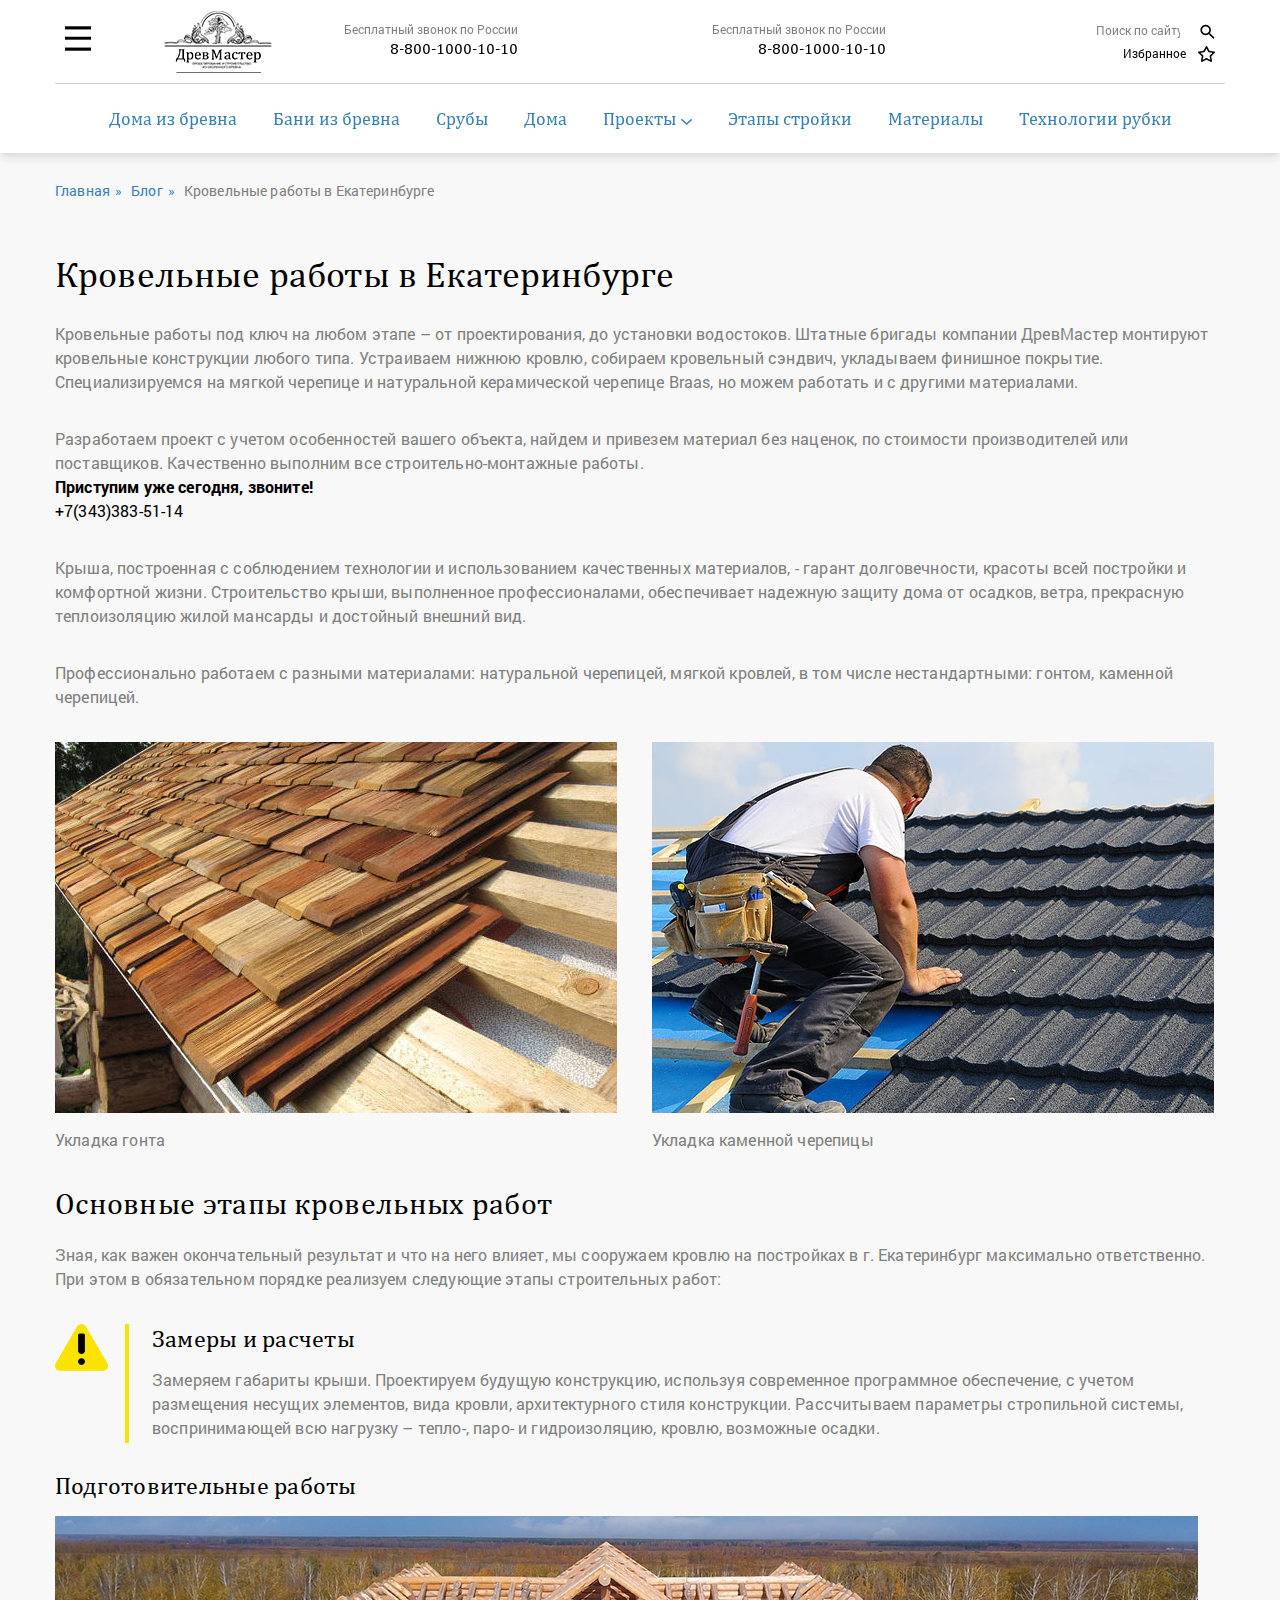
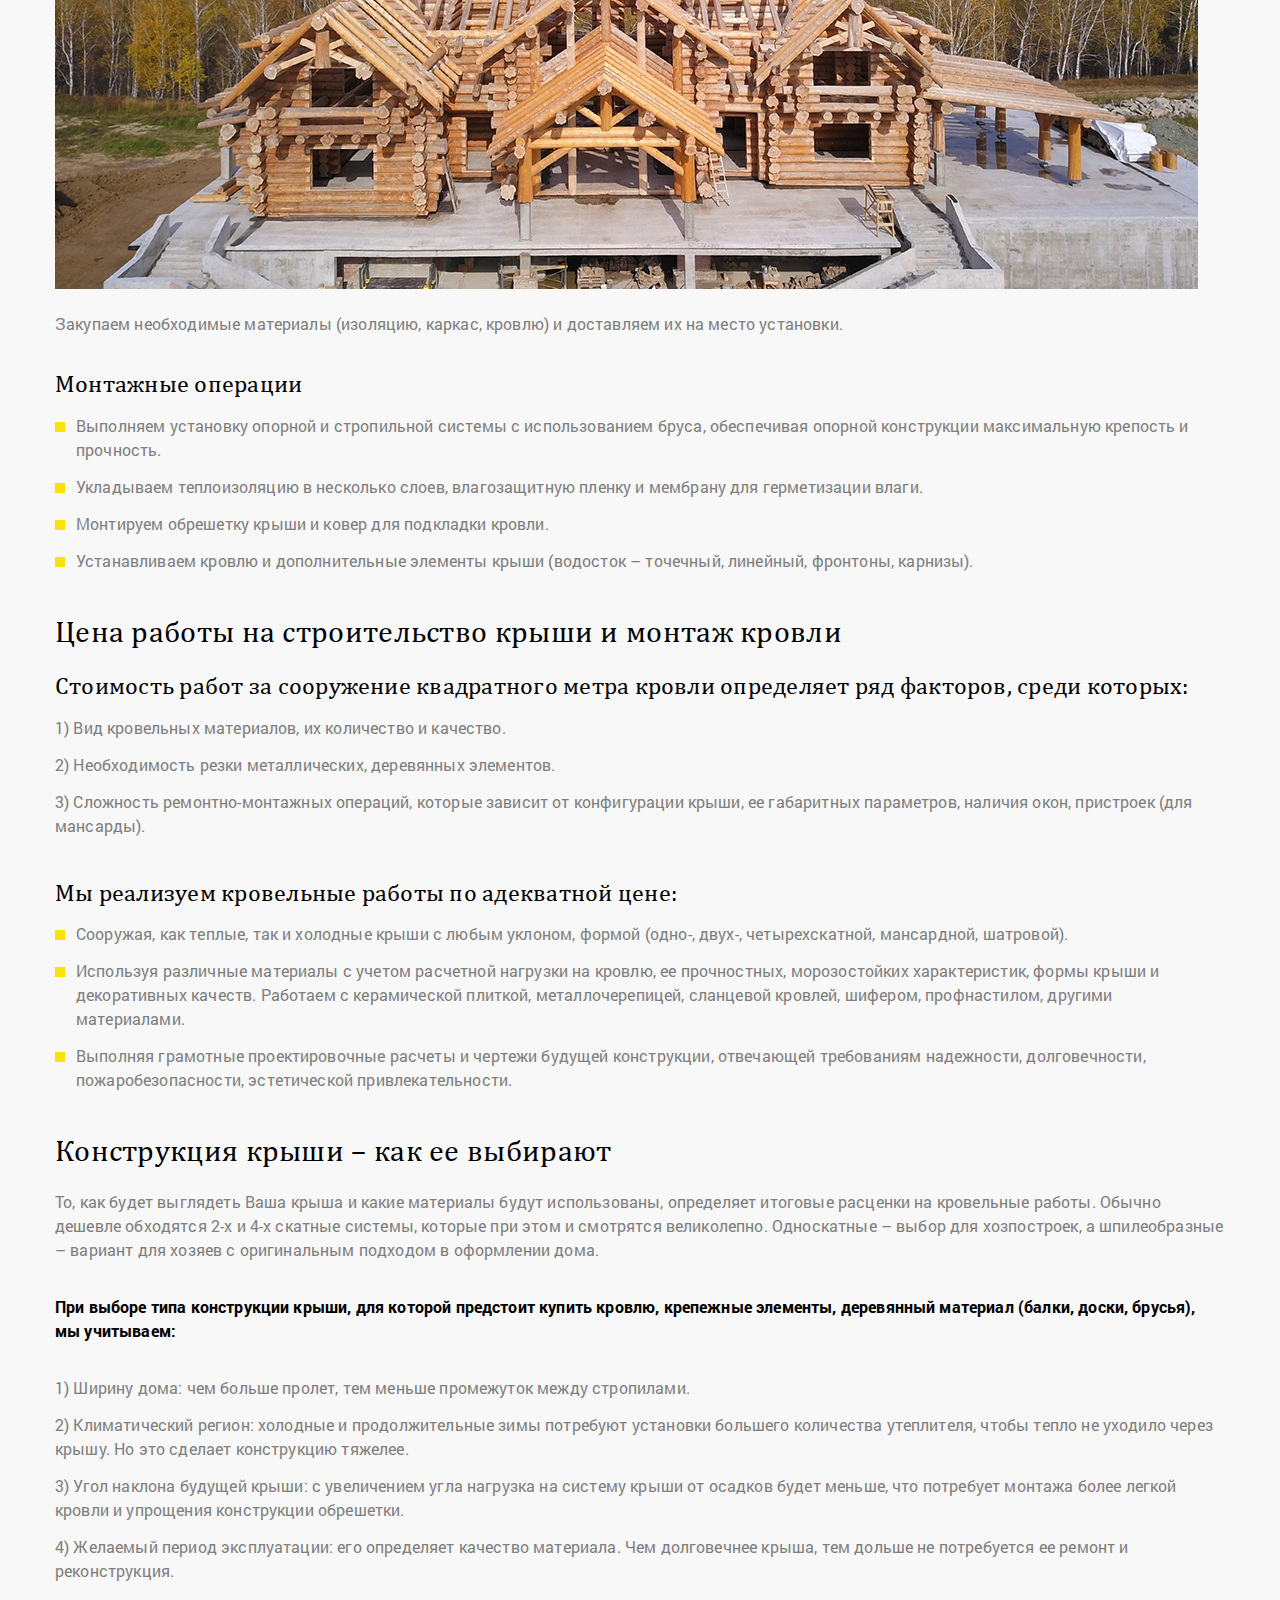
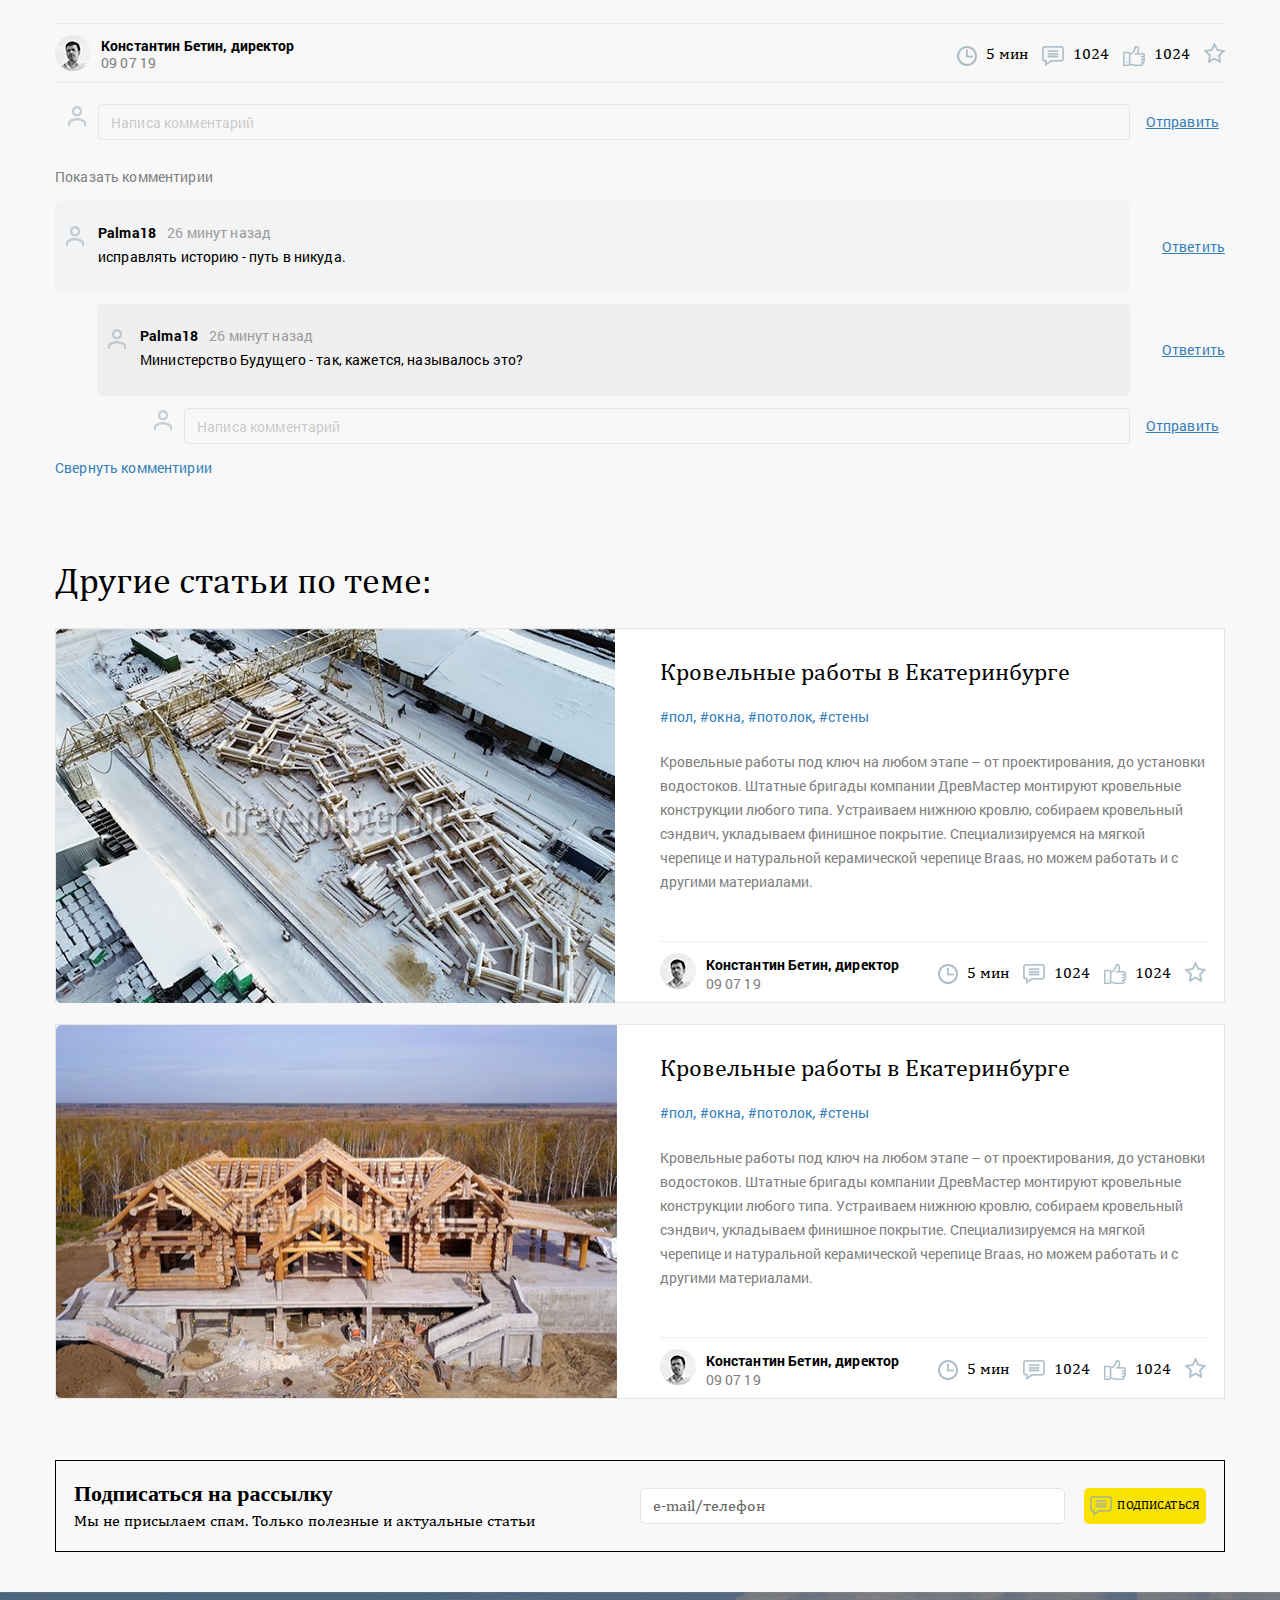
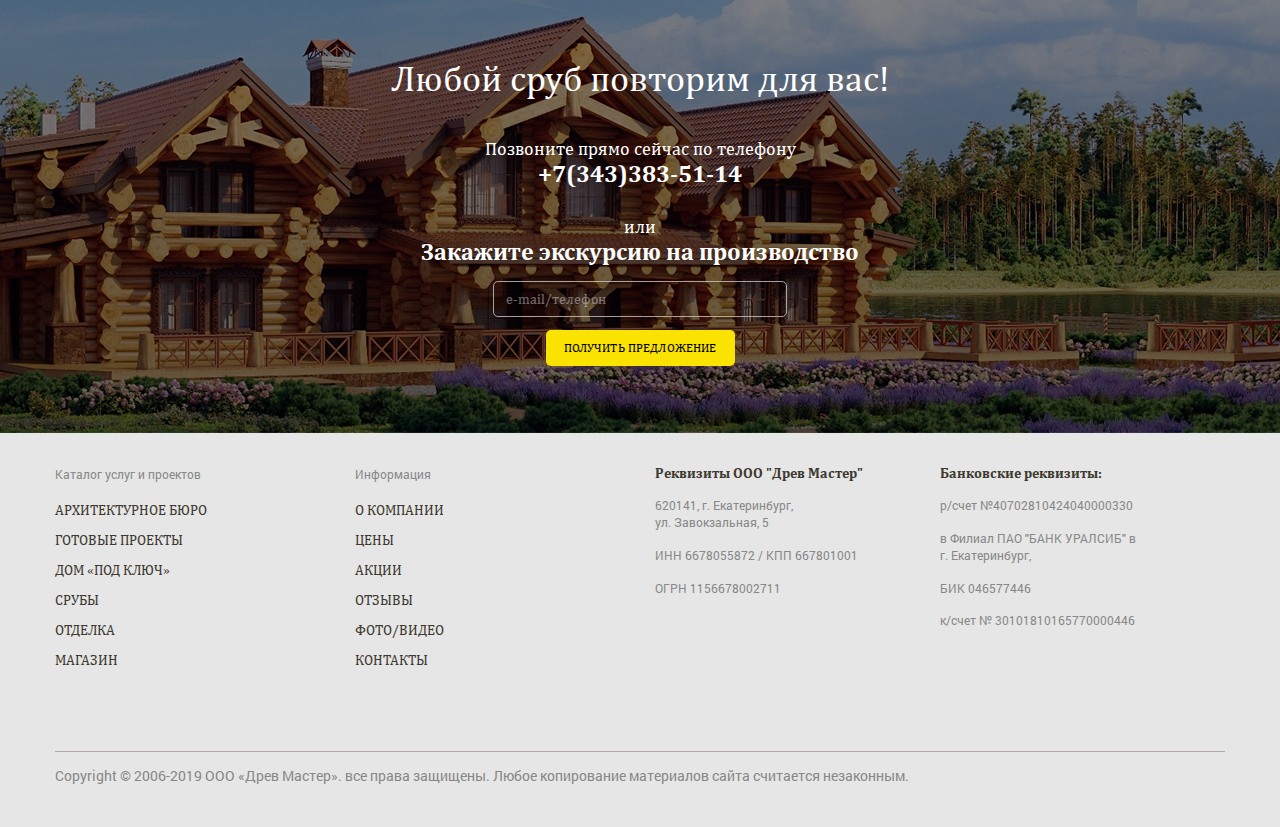
<file: src/blog_article.html>
<!DOCTYPE html>
<html lang="ru">

<head>

	<meta charset="utf-8">
	<!-- <base href="/"> -->

	<title>Кровельные работы в Екатеринбурге</title>
	<meta name="description" content="">

	<meta http-equiv="X-UA-Compatible" content="IE=edge">
	<meta name="viewport" content="width=device-width, initial-scale=1, maximum-scale=1">

	<!-- Template Basic Images Start -->
	<meta property="og:image" content="path/to/image.jpg">
	<link rel="icon" href="img/favicon/favicon.ico">
	<link rel="apple-touch-icon" sizes="180x180" href="img/favicon/apple-touch-icon-180x180.png">
	<!-- Template Basic Images End -->

	<!-- Custom Browsers Color Start -->
	<meta name="theme-color" content="#000">
	<!-- Custom Browsers Color End -->

	<link rel="stylesheet" href="css/main.min.css">

</head>

<body class="grey">

	<!-- left menu block -->
	<div class="left_menu inner" id="leftMenu">
		<a href="javascript:;" class="toggler_close" id="menuClose"><img src="img/icon-close.png" alt=""></a>
		<div class="menu_wrapper">

			<!-- menu logo -->
			<div class="menu_logo">
				<img src="img/logo-menu.png" alt="">
			</div><!-- /. menu logo -->


			<!-- menu box -->
			<div class="menu_box">
				<div class="menu_box--category">
					<ul class="menu_box--list">
						<li><a href="#">Архитектурное бюро</a></li>
						<li><a href="#">Готовые проекты</a></li>
						<li><a href="#">дом «под ключ»</a></li>
						<li><a href="#">Срубы</a></li>
						<li><a href="#">Отделка</a></li>
						<li><a href="#">Магазин</a></li>
					</ul>
				</div>
				<div class="menu_box--links">
					<ul class="menu_box--list">
						<li><a href="#">О компании</a></li>
						<li><a href="#">Цены</a></li>
						<li><a href="#">Акции</a></li>
						<li><a href="#">Отзывы</a></li>
						<li><a href="#">Фото/Видео</a></li>
						<li><a href="#">блог</a></li>
						<li><a href="#">Контакты</a></li>
					</ul>
				</div>
			</div>
			<!-- /. menu box -->
			

			<!-- menu bottom -->
			<div class="menu_bottom">
				<a href="#" class="btn_link">Заказать консультацию</a>
				<div class="menu_bottom--info">
					<p>Екатеринбург, ул. Заводская, стр. 5</p>
					<p>Время работы: пн.-сб с 08:00 до 17:00</p>
					<a href="mailto:drev-master@bk.ru">drev-master@bk.ru</a> 
				</div>

				<div class="menu_bottom--social">
					<a href="#"><img src="img/icon-youtube.png" alt=""></a>
					<a href="#"><img src="img/icon-vk.png" alt=""></a>
					<a href="#"><img src="img/icon-fb.png" alt=""></a>
					<a href="#"><img src="img/icon-t.png" alt=""></a>
				</div>
			</div><!-- /. menu bottom -->

		</div>
	</div>
	<!-- /. left menu block -->

	<!-- header -->
	<header class="inner">

			<!-- top line menu -->
			<div class="header_top ">
				<div class="header_top--toggler">
					<a href="javascript:;" id="menuToggler"></a>
				</div>
				<div class="header_top--logo">
				</div>
	
				<div class="header_top--phone">
					<span>Бесплатный звонок по России</span>
					<a href="tel:8-800-1000-10-10">8-800-1000-10-10</a>
				</div>
	
				<div class="header_top--phone">
					<span>Бесплатный звонок по России</span>
					<a href="tel:8-800-1000-10-10">8-800-1000-10-10</a>
				</div>
	
				<div class="header_top--menu top_menu">
					<div class="top_menu--links">
						<div class="top_search">
							<form action="#" class="form_search">
								<input type="text" name="search" id="search" placeholder="Поиск по сайту">
								<button></button>
							</form>
						</div>
						<div class="top_favorite">
							<span>Избранное</span>
						</div>
					</div>
					<nav>
						<ul>
							<li><a href="#">О компании</a></li>
							<li><a href="#">Цены</a></li>
							<li class="active"><a href="#">Акции</a></li>
							<li><a href="#">Отзывы</a></li>
							<li><a href="#">Фото/Видео</a></li>
							<li><a href="#">блог</a></li>
							<li><a href="#">Контакты</a></li>
						</ul>
					</nav>
				</div>
			</div><!-- /. top line menu -->
	
			<!-- nav -->
			<nav class="top_nav">
				<span class="mobile_front">Категории</span>
				<ul>
					<li><a href="#">Дома из бревна</a></li>
					<li><a href="#">Бани из бревна</a></li>
					<li><a href="#">Срубы </a></li>
					<li><a href="#">Дома</a></li>
					<li class="dropdown">
						<a href="#">Проекты</a>
						<ul class="parent">
							<li><a href="#">Фундамент</a></li>
							<li><a href="#">Стены</a></li>
							<li><a href="#">Кровля</a></li>
							<li><a href="#">Крыльцо и навес</a></li>
						</ul>
					</li>
					<li><a href="#">Этапы стройки</a></li>
					<li><a href="#">Материалы</a></li>
					<li><a href="#">Технологии рубки</a></li>
				</ul>
			</nav>
			<!-- /. nav -->
	
	
		</header><!-- /. header -->

	<!-- section-actions -->
	<div class="inner_wrap ">
		<div class="crumbs">
			<div class="container">
				<div class="row">
					<div class="col-12">
						<ul>
							<li><a href="#">Главная</a></li>
							<li><a href="#">Блог</a></li>
							<li><span>Кровельные работы в Екатеринбурге</span></li>
						</ul>
					</div>
				</div>
			</div>
		</div>
		
		
		<main>
			<div class="container">

				<div class="row">
					<div class="col-12">
						<!-- article -->
						<article>
							<h1>Кровельные работы в Екатеринбурге</h1>

							<p>Кровельные работы под ключ на любом этапе – от проектирования, до установки водостоков. Штатные бригады компании ДревМастер монтируют кровельные конструкции любого типа. Устраиваем нижнюю кровлю, собираем кровельный сэндвич, укладываем финишное покрытие. Специализируемся на мягкой черепице и натуральной керамической черепице Braas, но можем работать и с другими материалами.</p>

							<p>Разработаем проект с учетом особенностей вашего объекта, найдем и привезем материал без наценок, по стоимости производителей или поставщиков. Качественно выполним все строительно-монтажные работы. <br>
							<strong>Приступим уже сегодня, звоните!</strong> <br>
							<a href="tel:+7(343)383-51-14">+7(343)383-51-14</a></p>

							<p>Крыша, построенная с соблюдением технологии и использованием качественных материалов, - гарант долговечности, красоты всей постройки и комфортной жизни. Строительство крыши, выполненное профессионалами, обеспечивает надежную защиту дома от осадков, ветра, прекрасную теплоизоляцию жилой мансарды и достойный внешний вид.</p>

							<p>Профессионально работаем с разными материалами: натуральной черепицей, мягкой кровлей, в том числе нестандартными: гонтом, каменной черепицей.</p>

							<div class="article_photo--box">
								<div>
									<img src="img/img_1.png" alt="">
									<p>Укладка гонта</p>
								</div>
								<div>
									<img src="img/img_2.png" alt="">
									<p>Укладка каменной черепицы</p>
								</div>
							</div>



							<h2>Основные этапы кровельных работ</h2>
							<p>Зная, как важен окончательный результат и что на него влияет, мы сооружаем кровлю на постройках в г. Екатеринбург максимально ответственно. При этом в обязательном порядке реализуем следующие этапы строительных работ:</p>

							<blockquote>
								<h3>Замеры и расчеты</h3>
								<p>Замеряем габариты крыши. Проектируем будущую конструкцию, используя современное программное обеспечение, с учетом размещения несущих элементов, вида кровли, архитектурного стиля конструкции. Рассчитываем параметры стропильной системы, воспринимающей всю нагрузку – тепло-, паро- и гидроизоляцию, кровлю, возможные осадки.</p>
							</blockquote>

							<h3>Подготовительные работы</h3>
							<img src="img/article-full-img.jpg" alt="">
							<p>Закупаем необходимые материалы (изоляцию, каркас, кровлю) и доставляем их на место установки.</p>

							<h3>Монтажные операции</h3>
							<ul>
								<li>Выполняем установку опорной и стропильной системы с использованием бруса, обеспечивая опорной конструкции максимальную крепость и прочность.</li>
								<li>Укладываем теплоизоляцию в несколько слоев, влагозащитную пленку и мембрану для герметизации влаги.</li>
								<li>Монтируем обрешетку крыши и ковер для подкладки кровли.</li>
								<li>Устанавливаем кровлю и дополнительные элементы крыши (водосток – точечный, линейный, фронтоны, карнизы).</li>
							</ul>

							<h2>Цена работы на строительство крыши и монтаж кровли</h2>
							<h3>Стоимость работ за сооружение квадратного метра кровли определяет ряд факторов, среди которых:</h3>

							<ol>
								<li>1) Вид кровельных материалов, их количество и качество.</li>
								<li>2) Необходимость резки металлических, деревянных элементов. </li>
								<li>3) Сложность ремонтно-монтажных операций, которые зависит от конфигурации крыши, ее габаритных параметров, наличия окон, пристроек (для мансарды).</li>
							</ol>

							<h3>Мы реализуем кровельные работы по адекватной цене:</h3>
							<ul>
								<li>Сооружая, как теплые, так и холодные крыши с любым уклоном, формой (одно-, двух-, четырехскатной, мансардной, шатровой).</li>
								<li>Используя различные материалы с учетом расчетной нагрузки на кровлю, ее прочностных, морозостойких характеристик, формы крыши и декоративных качеств. Работаем с керамической плиткой, металлочерепицей, сланцевой кровлей, шифером, профнастилом, другими материалами.</li>

								<li>Выполняя грамотные проектировочные расчеты и чертежи будущей конструкции, отвечающей требованиям надежности, долговечности, пожаробезопасности, эстетической привлекательности.</li>
							</ul>

							<h2>Конструкция крыши – как ее выбирают</h2>
							<p>То, как будет выглядеть Ваша крыша и какие материалы будут использованы, определяет итоговые расценки на кровельные работы. Обычно дешевле обходятся 2-х и 4-х скатные системы, которые при этом и смотрятся великолепно. Односкатные – выбор для хозпостроек, а шпилеобразные – вариант для хозяев с оригинальным подходом в оформлении дома.</p>

							<p><strong>При выборе типа конструкции крыши, для которой предстоит купить кровлю, крепежные элементы, деревянный материал (балки, доски, брусья), мы учитываем:</strong></p>

							<ol>
								<li>1) Ширину дома: чем больше пролет, тем меньше промежуток между стропилами.</li>
								<li>2) Климатический регион: холодные и продолжительные зимы потребуют установки большего количества утеплителя, чтобы тепло не уходило через крышу. Но это сделает конструкцию тяжелее. </li>
								<li>3) Угол наклона будущей крыши: с увеличением угла нагрузка на систему крыши от осадков будет меньше, что потребует монтажа более легкой кровли и упрощения конструкции обрешетки. </li>
								<li>4) Желаемый период эксплуатации: его определяет качество материала. Чем долговечнее крыша, тем дольше не потребуется ее ремонт и реконструкция.</li>
							</ol>
							
						</article><!-- /. article -->


						<!-- autor line -->
						<div class="autor article_autor">
							<div class="autor_info">
								<div class="autor_info--img">
									<img src="img/icon-autor.png" alt="">
								</div>
								<div class="autor_info--name">
									<p>Константин Бетин, директор</p>
									<span>09 07 19</span>
								</div>
							</div>
							<div class="autor_icons">
								<div class="autor_icons--item">
									<img src="img/icon-time.png" alt="">
									<span>5 мин</span>
								</div>

								<div class="autor_icons--item">
									<img src="img/icon-comments.png" alt="">
									<span>1024</span>
								</div>

								<div class="autor_icons--item">
									<img src="img/icon-like.png" alt="">
									<span>1024</span>
								</div>
								<div class="autor_icons--item">
									<a href="#" class="autor_favorite">
										<img src="img/icon-favorite-w.png" alt="">
									</a>
								</div>
							</div>
						</div><!-- /. autor line -->

						<div class="comment_box">

							<div class="comment_form">
								
								<form action="">
									<div class="input">
										<input type="text" name="comment" placeholder="Написа комментарий">
									</div>
									<div class="submit">
										<button class="comment_link">Отправить</button>
									</div>
								</form>

							</div>

							<div class="comments_row">

								<a href="javascript:;" class="show">Показать комментирии</a>

								<div class="comment_wrap">
									<!-- comment -->
									<div class="comment_item">
										<div class="comment_item--top">
											<div class="comment_info">
												<span class="comment_autor">Palma18</span>
												<span class="comment_date">26 минут назад</span>
											</div>
											<div class="comment_icons"></div>
										</div>
										<div class="comment_item--text">
											исправлять историю - путь в никуда.
										</div>
									</div><!-- /. comment -->

									<div class="comment_answer">
										<a href="#" class="comment_link">Ответить</a>
									</div>

									<!-- answer -->
									<div class="comment_wrap comment_answer">
										<!-- comment -->
										<div class="comment_item">
											<div class="comment_item--top">
												<div class="comment_info">
													<span class="comment_autor">Palma18</span>
													<span class="comment_date">26 минут назад</span>
												</div>
												<div class="comment_icons"></div>
											</div>
											<div class="comment_item--text">Министерство Будущего - так, кажется, называлось это?
											</div>
										</div><!-- /. comment -->
										<div class="comment_answer">
											<a href="#" class="comment_link">Ответить</a>
										</div>

										<div class="comment_form">
											<form action="">
												<div class="input">
													<input type="text" name="comment" placeholder="Написа комментарий">
												</div>
												<div class="submit">
													<button class="comment_link">Отправить</button>
												</div>
											</form>
										</div>
									</div><!-- /. answer -->

								</div>


								<a href="javascript:;" class="hide">Свернуть комментирии</a>

							</div>

						</div>
					</div>
				</div>


				<div class="row">
					<div class="col-12">
						<div class="title inner">Другие статьи по теме:</div>
					</div>
					<!-- item -->
					<div class="col-12">
						<div class="big_item big_item--blog">
							<div class="big_item--img">
								<img src="img/big-item1.jpg" alt="">
							</div>
							<div class="big_item--desc">
								<a href="">Кровельные работы в Екатеринбурге</a>
								<div class="hash_wrapper">
									<a href="#">#пол</a>,
									<a href="#">#окна</a>,
									<a href="#">#потолок</a>,
									<a href="#">#стены</a>
								</div>
								<p>Кровельные работы под ключ на любом этапе – от проектирования, до установки водостоков. Штатные бригады компании ДревМастер монтируют кровельные конструкции любого типа. Устраиваем нижнюю кровлю, собираем кровельный сэндвич, укладываем финишное покрытие. Специализируемся на мягкой черепице и натуральной керамической черепице Braas, но можем работать и с другими материалами.</p>


								<!-- autor line -->
								<div class="autor">
									<div class="autor_info">
										<div class="autor_info--img">
											<img src="img/icon-autor.png" alt="">
										</div>
										<div class="autor_info--name">
											<p>Константин Бетин, директор</p>
											<span>09 07 19</span>
										</div>
									</div>
									<div class="autor_icons">
										<div class="autor_icons--item">
											<img src="img/icon-time.png" alt="">
											<span>5 мин</span>
										</div>

										<div class="autor_icons--item">
											<img src="img/icon-comments.png" alt="">
											<span>1024</span>
										</div>

										<div class="autor_icons--item">
											<img src="img/icon-like.png" alt="">
											<span>1024</span>
										</div>
										<div class="autor_icons--item">
											<a href="#" class="autor_favorite">
												<img src="img/icon-favorite-w.png" alt="">
											</a>
										</div>
									</div>
								</div><!-- /. autor line -->


							</div>

							
						</div>
					</div><!-- /. item -->

					<!-- item -->
					<div class="col-12">
						<div class="big_item big_item--blog">
							<div class="big_item--img">
								<img src="img/big-item2.png" alt="">
							</div>
							<div class="big_item--desc">
								<a href="">Кровельные работы в Екатеринбурге</a>
								<div class="hash_wrapper">
									<a href="#">#пол</a>,
									<a href="#">#окна</a>,
									<a href="#">#потолок</a>,
									<a href="#">#стены</a>
								</div>
								<p>Кровельные работы под ключ на любом этапе – от проектирования, до установки водостоков. Штатные бригады компании ДревМастер монтируют кровельные конструкции любого типа. Устраиваем нижнюю кровлю, собираем кровельный сэндвич, укладываем финишное покрытие. Специализируемся на мягкой черепице и натуральной керамической черепице Braas, но можем работать и с другими материалами.</p>

								
								<!-- autor line -->
								<div class="autor">
									<div class="autor_info">
										<div class="autor_info--img">
											<img src="img/icon-autor.png" alt="">
										</div>
										<div class="autor_info--name">
											<p>Константин Бетин, директор</p>
											<span>09 07 19</span>
										</div>
									</div>
									<div class="autor_icons">
										<div class="autor_icons--item">
											<img src="img/icon-time.png" alt="">
											<span>5 мин</span>
										</div>

										<div class="autor_icons--item">
											<img src="img/icon-comments.png" alt="">
											<span>1024</span>
										</div>

										<div class="autor_icons--item">
											<img src="img/icon-like.png" alt="">
											<span>1024</span>
										</div>
										<div class="autor_icons--item">
											<a href="#" class="autor_favorite">
												<img src="img/icon-favorite-w.png" alt="">
											</a>
										</div>
									</div>
								</div><!-- /. autor line -->


							</div>

							
						</div>
					</div><!-- /. item -->
				</div>

				<div class="subscribe">
					
					<div class="sub-left">
						<div class="sub-title">Подписаться на рассылку</div>
						<div class="sub-txt">Мы не присылаем спам. Только полезные и актуальные статьи</div>
					</div>
					<div class="sub-right">
						<form>
							<input type="text" name="data" placeholder="e-mail/телефон">
							<button class="btn_link"><img src="img/pod.png">подписаться</button>
						</form>
					</div>

				</div>

			</div>
		</main>
	</div>
	<!-- end section-actions -->	

	<!-- main contact -->
	<section class="m_contact">
		<div class="wrap">
			<div class="container">
				<div class="row">
					<div class="col-12">
						<div class="title">Любой сруб повторим для вас!</div>
						<div class="m_contact--content">
							<small>Позвоните прямо сейчас по телефону</small>
							<a href="tel:+7(343)383-51-14">+7(343)383-51-14</a>

							<small>или</small>
							Закажите экскурсию на производство
							<form action="" class="m_contact_form classic">
								<input type="text" name="data" placeholder="e-mail/телефон">
								<button class="btn_link">получить предложение</button>
							</form>
						</div>
					</div>
				</div>
			</div>
		</div>
	</section>
	<!-- /. main contact -->


	<!-- footer -->
	<footer>
		<div class="wrap">
			<div class="container">
				<div class="row">
					<div class="col-6 col-md-3">
						<div class="footer_menu">
							<div class="footer_menu--title">Каталог услуг и проектов</div>
							<ul>
								<li><a href="#">архитектурное бюро</a></li>
								<li><a href="#">Готовые проекты</a></li>
								<li><a href="#">Дом «под ключ»</a></li>
								<li><a href="#">Срубы</a></li>
								<li><a href="#">отделка</a></li>
								<li><a href="#">Магазин</a></li>
							</ul>
						</div>
					</div>
					<div class="col-6 col-md-3">
						<div class="footer_menu footer_menu2">
							<div class="footer_menu--title">Информация</div>
							<ul>
								<li><a href="#">О компании</a></li>
								<li><a href="#">Цены</a></li>
								<li><a href="#">Акции</a></li>
								<li><a href="#">Отзывы</a></li>
								<li><a href="#">Фото/видео</a></li>
								<li><a href="#">Контакты</a></li>
							</ul>
						</div>
					</div>
					<div class="col-12 col-md-6">
						<div class="footer_info">
							<div class="footer_info--part">
								<h3>Реквизиты ООО "Древ Мастер"</h3>
								<p>620141, г. Екатеринбург, <br>
								ул. Завокзальная, 5</p>
								<p>ИНН 6678055872  /  КПП 667801001</p>
								<p>ОГРН 1156678002711</p>
							</div>
							<div class="footer_info--part">
								<h3>Банковские реквизиты:</h3>
								<p>р/счет №40702810424040000330 </p>
								<p>в Филиал ПАО "БАНК УРАЛСИБ" в <br>
								г. Екатеринбург,</p>
								<p>БИК 046577446</p>
								<p>к/счет №  30101810165770000446</p>
							</div>
						</div>
					</div>

					<div class="col-12">
						<div class="copyright">
							<p>Copyright © 2006-2019 ООО «Древ Мастер». все права защищены. Любое копирование материалов сайта считается незаконным.</p>
						</div>
					</div>
				</div>
			</div>
		</div>
	</footer>


	<script src="js/scripts.min.js"></script>

</body>

</html>
</file>
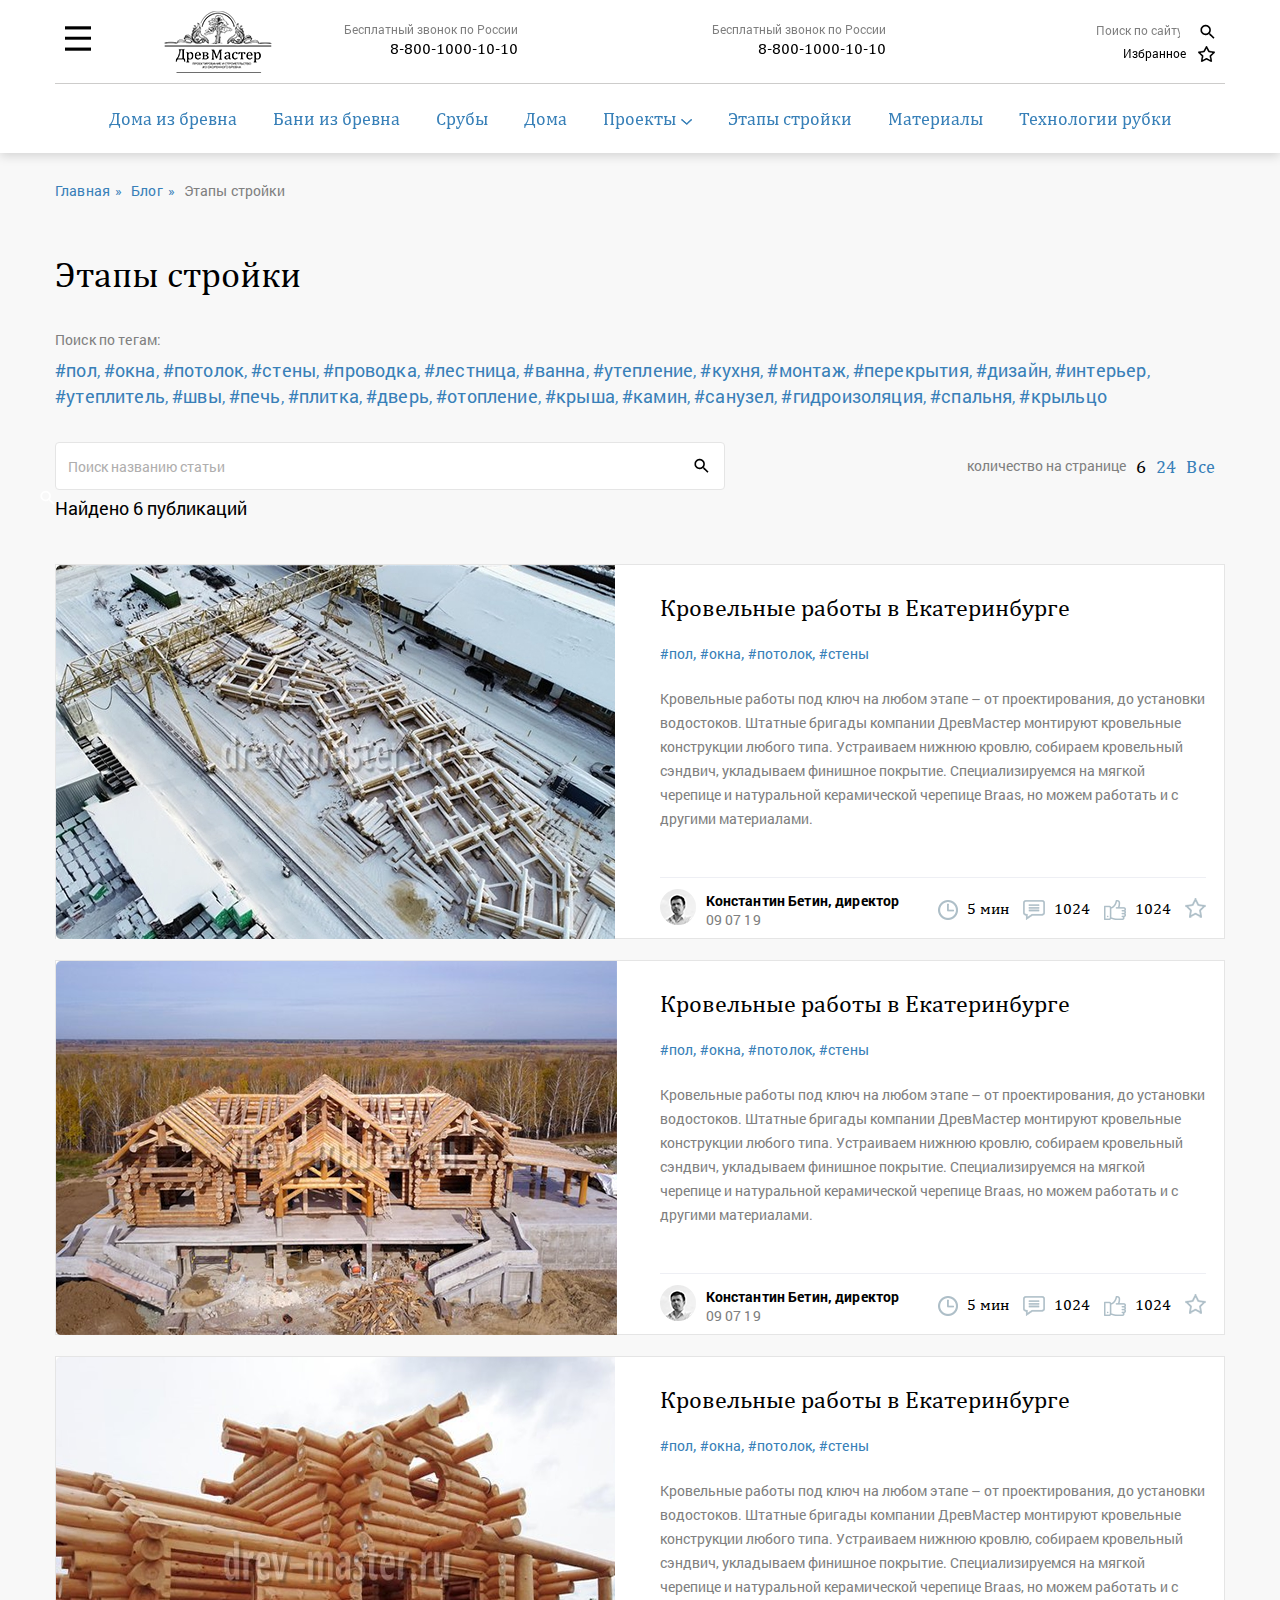
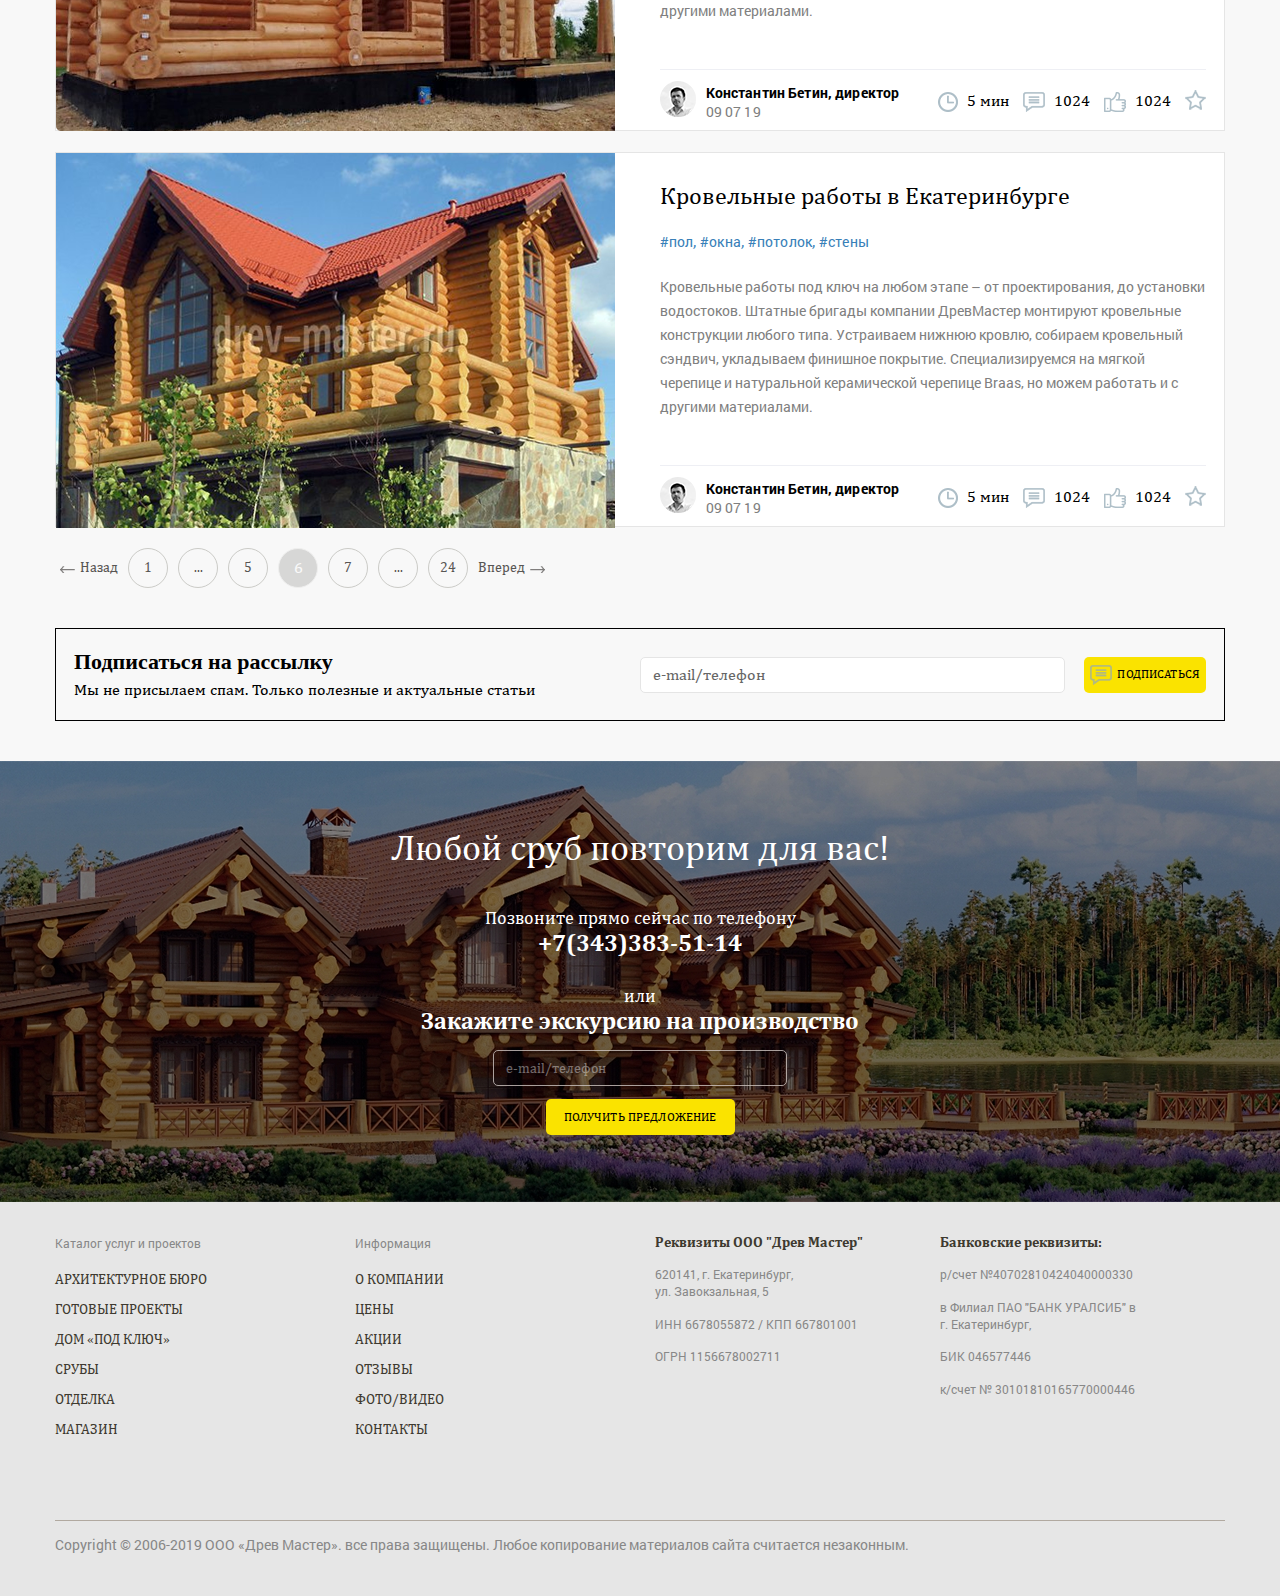
<file: src/blog_category.html>
<!DOCTYPE html>
<html lang="ru">

<head>

	<meta charset="utf-8">
	<!-- <base href="/"> -->

	<title>Этапы постройки</title>
	<meta name="description" content="">

	<meta http-equiv="X-UA-Compatible" content="IE=edge">
	<meta name="viewport" content="width=device-width, initial-scale=1, maximum-scale=1">

	<!-- Template Basic Images Start -->
	<meta property="og:image" content="path/to/image.jpg">
	<link rel="icon" href="img/favicon/favicon.ico">
	<link rel="apple-touch-icon" sizes="180x180" href="img/favicon/apple-touch-icon-180x180.png">
	<!-- Template Basic Images End -->

	<!-- Custom Browsers Color Start -->
	<meta name="theme-color" content="#000">
	<!-- Custom Browsers Color End -->

	<link rel="stylesheet" href="css/main.min.css">

</head>

<body class="grey">

	<!-- left menu block -->
	<div class="left_menu inner" id="leftMenu">
		<a href="javascript:;" class="toggler_close" id="menuClose"><img src="img/icon-close.png" alt=""></a>
		<div class="menu_wrapper">

			<!-- menu logo -->
			<div class="menu_logo">
				<img src="img/logo-menu.png" alt="">
			</div><!-- /. menu logo -->


			<!-- menu box -->
			<div class="menu_box">
				<div class="menu_box--category">
					<ul class="menu_box--list">
						<li><a href="#">Архитектурное бюро</a></li>
						<li><a href="#">Готовые проекты</a></li>
						<li><a href="#">дом «под ключ»</a></li>
						<li><a href="#">Срубы</a></li>
						<li><a href="#">Отделка</a></li>
						<li><a href="#">Магазин</a></li>
					</ul>
				</div>
				<div class="menu_box--links">
					<ul class="menu_box--list">
						<li><a href="#">О компании</a></li>
						<li><a href="#">Цены</a></li>
						<li><a href="#">Акции</a></li>
						<li><a href="#">Отзывы</a></li>
						<li><a href="#">Фото/Видео</a></li>
						<li><a href="#">блог</a></li>
						<li><a href="#">Контакты</a></li>
					</ul>
				</div>
			</div>
			<!-- /. menu box -->
			

			<!-- menu bottom -->
			<div class="menu_bottom">
				<a href="#" class="btn_link">Заказать консультацию</a>
				<div class="menu_bottom--info">
					<p>Екатеринбург, ул. Заводская, стр. 5</p>
					<p>Время работы: пн.-сб с 08:00 до 17:00</p>
					<a href="mailto:drev-master@bk.ru">drev-master@bk.ru</a> 
				</div>

				<div class="menu_bottom--social">
					<a href="#"><img src="img/icon-youtube.png" alt=""></a>
					<a href="#"><img src="img/icon-vk.png" alt=""></a>
					<a href="#"><img src="img/icon-fb.png" alt=""></a>
					<a href="#"><img src="img/icon-t.png" alt=""></a>
				</div>
			</div><!-- /. menu bottom -->

		</div>
	</div>
	<!-- /. left menu block -->

	<!-- header -->
	<header class="inner">

			<!-- top line menu -->
			<div class="header_top ">
				<div class="header_top--toggler">
					<a href="javascript:;" id="menuToggler"></a>
				</div>
				<div class="header_top--logo">
				</div>
	
				<div class="header_top--phone">
					<span>Бесплатный звонок по России</span>
					<a href="tel:8-800-1000-10-10">8-800-1000-10-10</a>
				</div>
	
				<div class="header_top--phone">
					<span>Бесплатный звонок по России</span>
					<a href="tel:8-800-1000-10-10">8-800-1000-10-10</a>
				</div>
	
				<div class="header_top--menu top_menu">
					<div class="top_menu--links">
						<div class="top_search">
							<form action="#" class="form_search">
								<input type="text" name="search" id="search" placeholder="Поиск по сайту">
								<button></button>
							</form>
						</div>
						<div class="top_favorite">
							<span>Избранное</span>
						</div>
					</div>
					<nav>
						<ul>
							<li><a href="#">О компании</a></li>
							<li><a href="#">Цены</a></li>
							<li class="active"><a href="#">Акции</a></li>
							<li><a href="#">Отзывы</a></li>
							<li><a href="#">Фото/Видео</a></li>
							<li><a href="#">блог</a></li>
							<li><a href="#">Контакты</a></li>
						</ul>
					</nav>
				</div>
			</div><!-- /. top line menu -->
	
			<!-- nav -->
			<nav class="top_nav">
				<span class="mobile_front">Категории</span>
				<ul>
					<li><a href="#">Дома из бревна</a></li>
					<li><a href="#">Бани из бревна</a></li>
					<li><a href="#">Срубы </a></li>
					<li><a href="#">Дома</a></li>
					<li class="dropdown">
						<a href="#">Проекты</a>
						<ul class="parent">
							<li><a href="#">Фундамент</a></li>
							<li><a href="#">Стены</a></li>
							<li><a href="#">Кровля</a></li>
							<li><a href="#">Крыльцо и навес</a></li>
						</ul>
					</li>
					<li><a href="#">Этапы стройки</a></li>
					<li><a href="#">Материалы</a></li>
					<li><a href="#">Технологии рубки</a></li>
				</ul>
			</nav>
			<!-- /. nav -->
	
	
		</header><!-- /. header -->

	<!-- section-actions -->
	<div class="inner_wrap ">
		<div class="crumbs">
			<div class="container">
				<div class="row">
					<div class="col-12">
						<ul>
							<li><a href="#">Главная</a></li>
							<li><a href="#">Блог</a></li>
							<li><span>Этапы стройки</span></li>
						</ul>
					</div>
				</div>
			</div>
		</div>
		
		
		<main>
			<div class="container">
				<div class="row">
					<div class="col-12">
						<div class="title inner">Этапы стройки</div>
					</div>
					<!-- hash block -->
					<div class="col-12">
						<div class="hash_wrapper">
							<span>Поиск по тегам:</span>
							<a href="#">#пол</a>,
							<a href="#">#окна</a>,
							<a href="#">#потолок</a>,
							<a href="#">#стены</a>,
							<a href="#">#проводка</a>,  
							<a href="#">#лестница</a>,  
							<a href="#">#ванна</a>,  
							<a href="#">#утепление</a>,  
							<a href="#">#кухня</a>,  
							<a href="#">#монтаж</a>,  
							<a href="#">#перекрытия</a>,  
							<a href="#">#дизайн</a>,  
							<a href="#">#интерьер</a>,  
							<a href="#">#утеплитель</a>,  
							<a href="#">#швы</a>,  
							<a href="#">#печь</a>,  
							<a href="#">#плитка</a>,  
							<a href="#">#дверь</a>,  
							<a href="#">#отопление</a>,  
							<a href="#">#крыша</a>,  
							<a href="#">#камин</a>,  
							<a href="#">#санузел</a>,  
							<a href="#">#гидроизоляция</a>,  
							<a href="#">#спальня</a>,
							<a href="#">#крыльцо</a>
						</div>
					</div><!-- /. hash block -->

				</div>
				
				<div class="search_row row">
					<div class="col-12 col-lg-7">
						<div class="search_input">
							<input type="text" name="search" placeholder="Поиск названию статьи">
							<button></button>
							<span class="search_result">Найдено 6 публикаций</span>
						</div>
					</div>

					<div class="col-12 col-lg-5">
						<div class="how-match">
							<div class="match1">количество на странице</div>
							<ul>
								<li>6</li>
								<li><a href="#">24</a></li>
								<li><a href="#">Все</a></li>
							</ul>
						</div>
					</div>
					<img src="img/icon-search.png" alt="">
				</div>

				
				

				<div class="row">
					<!-- item -->
					<div class="col-12">
						<div class="big_item big_item--blog">
							<div class="big_item--img">
								<img src="img/big-item1.jpg" alt="">
							</div>
							<div class="big_item--desc">
								<a href="">Кровельные работы в Екатеринбурге</a>
								<div class="hash_wrapper">
									<a href="#">#пол</a>,
									<a href="#">#окна</a>,
									<a href="#">#потолок</a>,
									<a href="#">#стены</a>
								</div>
								<p>Кровельные работы под ключ на любом этапе – от проектирования, до установки водостоков. Штатные бригады компании ДревМастер монтируют кровельные конструкции любого типа. Устраиваем нижнюю кровлю, собираем кровельный сэндвич, укладываем финишное покрытие. Специализируемся на мягкой черепице и натуральной керамической черепице Braas, но можем работать и с другими материалами.</p>


								<!-- autor line -->
								<div class="autor">
									<div class="autor_info">
										<div class="autor_info--img">
											<img src="img/icon-autor.png" alt="">
										</div>
										<div class="autor_info--name">
											<p>Константин Бетин, директор</p>
											<span>09 07 19</span>
										</div>
									</div>
									<div class="autor_icons">
										<div class="autor_icons--item">
											<img src="img/icon-time.png" alt="">
											<span>5 мин</span>
										</div>

										<div class="autor_icons--item">
											<img src="img/icon-comments.png" alt="">
											<span>1024</span>
										</div>

										<div class="autor_icons--item">
											<img src="img/icon-like.png" alt="">
											<span>1024</span>
										</div>
										<div class="autor_icons--item">
											<a href="#" class="autor_favorite">
												<img src="img/icon-favorite-w.png" alt="">
											</a>
										</div>
									</div>
								</div><!-- /. autor line -->


							</div>

							
						</div>
					</div><!-- /. item -->

					<!-- item -->
					<div class="col-12">
						<div class="big_item big_item--blog">
							<div class="big_item--img">
								<img src="img/big-item2.png" alt="">
							</div>
							<div class="big_item--desc">
								<a href="">Кровельные работы в Екатеринбурге</a>
								<div class="hash_wrapper">
									<a href="#">#пол</a>,
									<a href="#">#окна</a>,
									<a href="#">#потолок</a>,
									<a href="#">#стены</a>
								</div>
								<p>Кровельные работы под ключ на любом этапе – от проектирования, до установки водостоков. Штатные бригады компании ДревМастер монтируют кровельные конструкции любого типа. Устраиваем нижнюю кровлю, собираем кровельный сэндвич, укладываем финишное покрытие. Специализируемся на мягкой черепице и натуральной керамической черепице Braas, но можем работать и с другими материалами.</p>

								
								<!-- autor line -->
								<div class="autor">
									<div class="autor_info">
										<div class="autor_info--img">
											<img src="img/icon-autor.png" alt="">
										</div>
										<div class="autor_info--name">
											<p>Константин Бетин, директор</p>
											<span>09 07 19</span>
										</div>
									</div>
									<div class="autor_icons">
										<div class="autor_icons--item">
											<img src="img/icon-time.png" alt="">
											<span>5 мин</span>
										</div>

										<div class="autor_icons--item">
											<img src="img/icon-comments.png" alt="">
											<span>1024</span>
										</div>

										<div class="autor_icons--item">
											<img src="img/icon-like.png" alt="">
											<span>1024</span>
										</div>
										<div class="autor_icons--item">
											<a href="#" class="autor_favorite">
												<img src="img/icon-favorite-w.png" alt="">
											</a>
										</div>
									</div>
								</div><!-- /. autor line -->


							</div>

							
						</div>
					</div><!-- /. item -->

					<!-- item -->
					<div class="col-12">
						<div class="big_item big_item--blog">
							<div class="big_item--img">
								<img src="img/big-item3.png" alt="">
							</div>
							<div class="big_item--desc">
								<a href="">Кровельные работы в Екатеринбурге</a>
								<div class="hash_wrapper">
									<a href="#">#пол</a>,
									<a href="#">#окна</a>,
									<a href="#">#потолок</a>,
									<a href="#">#стены</a>
								</div>
								<p>Кровельные работы под ключ на любом этапе – от проектирования, до установки водостоков. Штатные бригады компании ДревМастер монтируют кровельные конструкции любого типа. Устраиваем нижнюю кровлю, собираем кровельный сэндвич, укладываем финишное покрытие. Специализируемся на мягкой черепице и натуральной керамической черепице Braas, но можем работать и с другими материалами.</p>

								
								<!-- autor line -->
								<div class="autor">
									<div class="autor_info">
										<div class="autor_info--img">
											<img src="img/icon-autor.png" alt="">
										</div>
										<div class="autor_info--name">
											<p>Константин Бетин, директор</p>
											<span>09 07 19</span>
										</div>
									</div>
									<div class="autor_icons">
										<div class="autor_icons--item">
											<img src="img/icon-time.png" alt="">
											<span>5 мин</span>
										</div>

										<div class="autor_icons--item">
											<img src="img/icon-comments.png" alt="">
											<span>1024</span>
										</div>

										<div class="autor_icons--item">
											<img src="img/icon-like.png" alt="">
											<span>1024</span>
										</div>
										<div class="autor_icons--item">
											<a href="#" class="autor_favorite">
												<img src="img/icon-favorite-w.png" alt="">
											</a>
										</div>
									</div>
								</div><!-- /. autor line -->


							</div>

							
						</div>
					</div><!-- /. item -->

					<!-- item -->
					<div class="col-12">
						<div class="big_item big_item--blog">
							<div class="big_item--img">
								<img src="img/big-item4.png" alt="">
							</div>
							<div class="big_item--desc">
								<a href="">Кровельные работы в Екатеринбурге</a>
								<div class="hash_wrapper">
									<a href="#">#пол</a>,
									<a href="#">#окна</a>,
									<a href="#">#потолок</a>,
									<a href="#">#стены</a>
								</div>
								<p>Кровельные работы под ключ на любом этапе – от проектирования, до установки водостоков. Штатные бригады компании ДревМастер монтируют кровельные конструкции любого типа. Устраиваем нижнюю кровлю, собираем кровельный сэндвич, укладываем финишное покрытие. Специализируемся на мягкой черепице и натуральной керамической черепице Braas, но можем работать и с другими материалами.</p>

								
								<!-- autor line -->
								<div class="autor">
									<div class="autor_info">
										<div class="autor_info--img">
											<img src="img/icon-autor.png" alt="">
										</div>
										<div class="autor_info--name">
											<p>Константин Бетин, директор</p>
											<span>09 07 19</span>
										</div>
									</div>
									<div class="autor_icons">
										<div class="autor_icons--item">
											<img src="img/icon-time.png" alt="">
											<span>5 мин</span>
										</div>

										<div class="autor_icons--item">
											<img src="img/icon-comments.png" alt="">
											<span>1024</span>
										</div>

										<div class="autor_icons--item">
											<img src="img/icon-like.png" alt="">
											<span>1024</span>
										</div>
										<div class="autor_icons--item">
											<a href="#" class="autor_favorite">
												<img src="img/icon-favorite-w.png" alt="">
											</a>
										</div>
									</div>
								</div><!-- /. autor line -->


							</div>

							
						</div>
					</div><!-- /. item -->
				</div>

				<div class="block-pagination">
					<ul>
						<li class="l-r-butt"><a href="#"><img class="l-b" src="img/prev-b.png">Назад</a></li>
						<li><a href="#">1</a></li>
						<li><a href="#">...</a></li>
						<li><a href="#">5</a></li>
						<li class="pag-active">6</li>
						<li><a href="#">7</a></li>
						<li><a href="#">...</a></li>
						<li><a href="#">24</a></li>
						<li class="l-r-butt"><a href="#">Вперед<img class="r-b" src="img/next-b.png"></a></li>
					</ul>
				</div>

				<div class="subscribe">
					
					<div class="sub-left">
						<div class="sub-title">Подписаться на рассылку</div>
						<div class="sub-txt">Мы не присылаем спам. Только полезные и актуальные статьи</div>
					</div>
					<div class="sub-right">
						<form>
							<input type="text" name="data" placeholder="e-mail/телефон">
							<button class="btn_link"><img src="img/pod.png">подписаться</button>
						</form>
					</div>

				</div>

			</div>
		</main>
	</div>
	<!-- end section-actions -->	

	<!-- main contact -->
	<section class="m_contact">
		<div class="wrap">
			<div class="container">
				<div class="row">
					<div class="col-12">
						<div class="title">Любой сруб повторим для вас!</div>
						<div class="m_contact--content">
							<small>Позвоните прямо сейчас по телефону</small>
							<a href="tel:+7(343)383-51-14">+7(343)383-51-14</a>

							<small>или</small>
							Закажите экскурсию на производство
							<form action="" class="m_contact_form classic">
								<input type="text" name="data" placeholder="e-mail/телефон">
								<button class="btn_link">получить предложение</button>
							</form>
						</div>
					</div>
				</div>
			</div>
		</div>
	</section>
	<!-- /. main contact -->


	<!-- footer -->
	<footer>
		<div class="wrap">
			<div class="container">
				<div class="row">
					<div class="col-6 col-md-3">
						<div class="footer_menu">
							<div class="footer_menu--title">Каталог услуг и проектов</div>
							<ul>
								<li><a href="#">архитектурное бюро</a></li>
								<li><a href="#">Готовые проекты</a></li>
								<li><a href="#">Дом «под ключ»</a></li>
								<li><a href="#">Срубы</a></li>
								<li><a href="#">отделка</a></li>
								<li><a href="#">Магазин</a></li>
							</ul>
						</div>
					</div>
					<div class="col-6 col-md-3">
						<div class="footer_menu footer_menu2">
							<div class="footer_menu--title">Информация</div>
							<ul>
								<li><a href="#">О компании</a></li>
								<li><a href="#">Цены</a></li>
								<li><a href="#">Акции</a></li>
								<li><a href="#">Отзывы</a></li>
								<li><a href="#">Фото/видео</a></li>
								<li><a href="#">Контакты</a></li>
							</ul>
						</div>
					</div>
					<div class="col-12 col-md-6">
						<div class="footer_info">
							<div class="footer_info--part">
								<h3>Реквизиты ООО "Древ Мастер"</h3>
								<p>620141, г. Екатеринбург, <br>
								ул. Завокзальная, 5</p>
								<p>ИНН 6678055872  /  КПП 667801001</p>
								<p>ОГРН 1156678002711</p>
							</div>
							<div class="footer_info--part">
								<h3>Банковские реквизиты:</h3>
								<p>р/счет №40702810424040000330 </p>
								<p>в Филиал ПАО "БАНК УРАЛСИБ" в <br>
								г. Екатеринбург,</p>
								<p>БИК 046577446</p>
								<p>к/счет №  30101810165770000446</p>
							</div>
						</div>
					</div>

					<div class="col-12">
						<div class="copyright">
							<p>Copyright © 2006-2019 ООО «Древ Мастер». все права защищены. Любое копирование материалов сайта считается незаконным.</p>
						</div>
					</div>
				</div>
			</div>
		</div>
	</footer>


	<script src="js/scripts.min.js"></script>

</body>

</html>
</file>
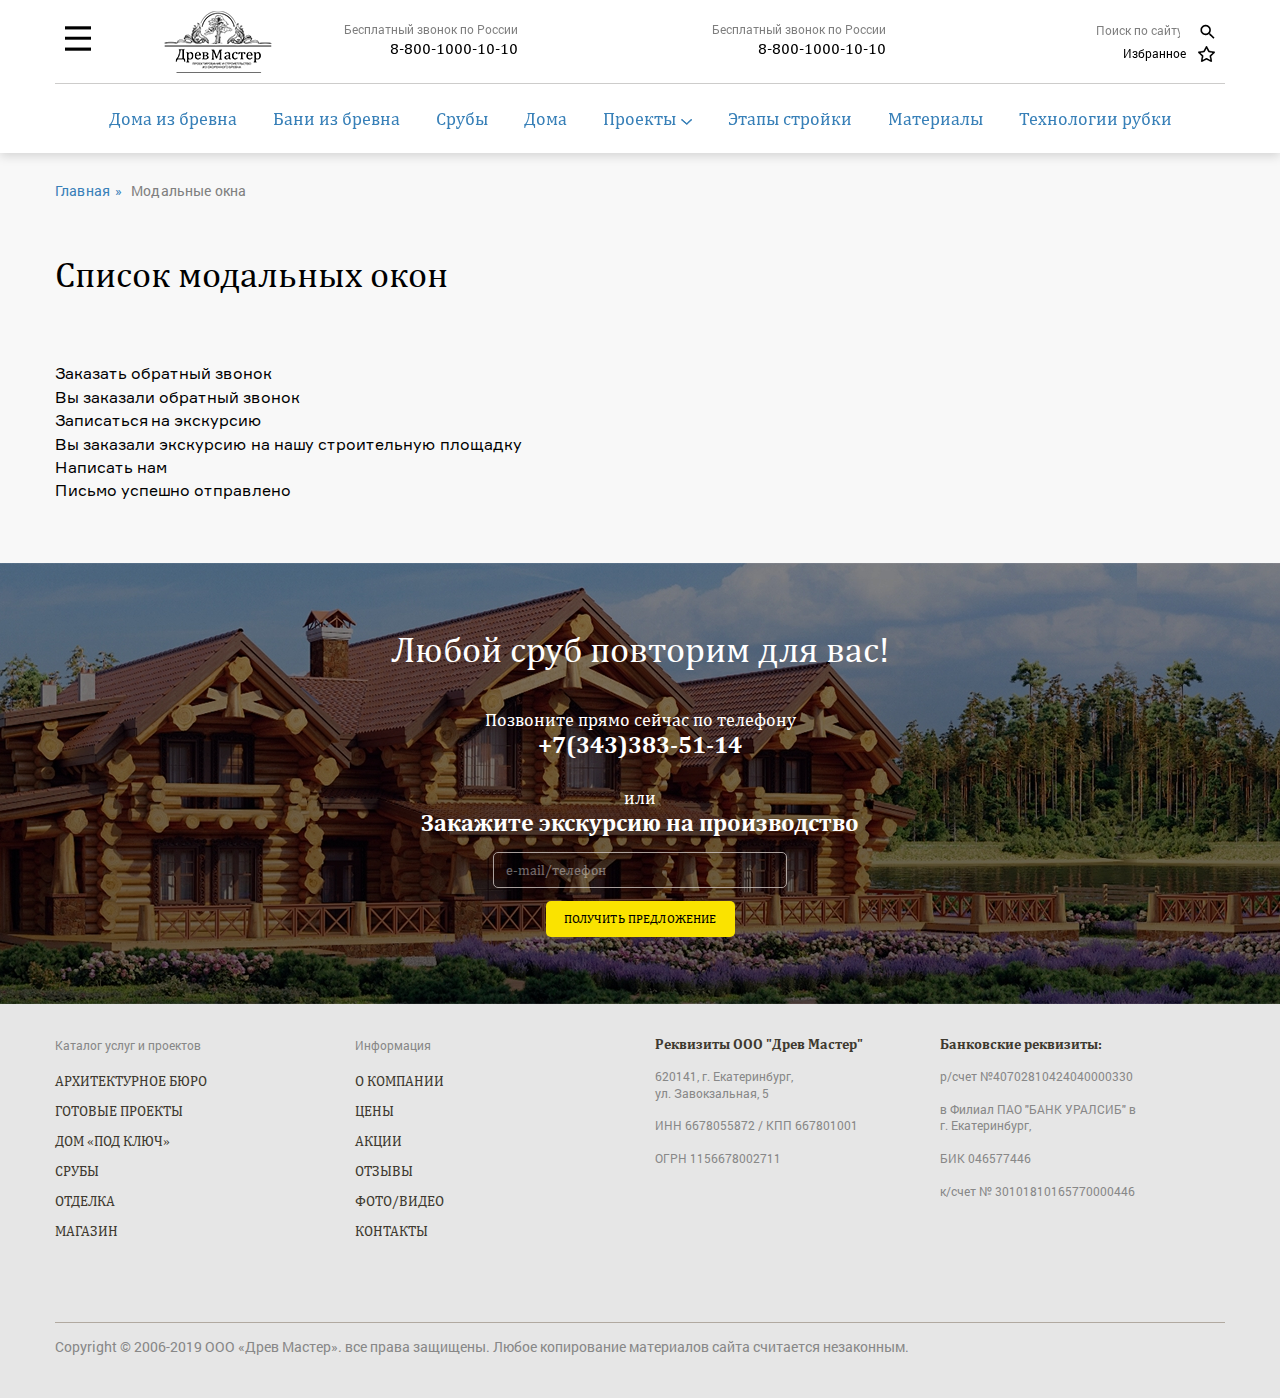
<file: src/modal.html>
<!DOCTYPE html>
<html lang="ru">

<head>

	<meta charset="utf-8">
	<!-- <base href="/"> -->

	<title>Модал Page</title>
	<meta name="description" content="">

	<meta http-equiv="X-UA-Compatible" content="IE=edge">
	<meta name="viewport" content="width=device-width, initial-scale=1, maximum-scale=1">

	<!-- Template Basic Images Start -->
	<meta property="og:image" content="path/to/image.jpg">
	<link rel="icon" href="img/favicon/favicon.ico">
	<link rel="apple-touch-icon" sizes="180x180" href="img/favicon/apple-touch-icon-180x180.png">
	<!-- Template Basic Images End -->

	<!-- Custom Browsers Color Start -->
	<meta name="theme-color" content="#000">
	<!-- Custom Browsers Color End -->

	<link rel="stylesheet" href="css/main.min.css">

</head>

<body class="grey">

	<!-- left menu block -->
	<div class="left_menu inner" id="leftMenu">
		<a href="javascript:;" class="toggler_close" id="menuClose"><img src="img/icon-close.png" alt=""></a>
		<div class="menu_wrapper">

			<!-- menu logo -->
			<div class="menu_logo">
				<img src="img/logo-menu.png" alt="">
			</div><!-- /. menu logo -->


			<!-- menu box -->
			<div class="menu_box">
				<div class="menu_box--category">
					<ul class="menu_box--list">
						<li><a href="#">Архитектурное бюро</a></li>
						<li><a href="#">Готовые проекты</a></li>
						<li><a href="#">дом «под ключ»</a></li>
						<li><a href="#">Срубы</a></li>
						<li><a href="#">Отделка</a></li>
						<li><a href="#">Магазин</a></li>
					</ul>
				</div>
				<div class="menu_box--links">
					<ul class="menu_box--list">
						<li><a href="#">О компании</a></li>
						<li><a href="#">Цены</a></li>
						<li><a href="#">Акции</a></li>
						<li><a href="#">Отзывы</a></li>
						<li><a href="#">Фото/Видео</a></li>
						<li><a href="#">блог</a></li>
						<li><a href="#">Контакты</a></li>
					</ul>
				</div>
			</div>
			<!-- /. menu box -->
			

			<!-- menu bottom -->
			<div class="menu_bottom">
				<a href="#" class="btn_link">Заказать консультацию</a>
				<div class="menu_bottom--info">
					<p>Екатеринбург, ул. Заводская, стр. 5</p>
					<p>Время работы: пн.-сб с 08:00 до 17:00</p>
					<a href="mailto:drev-master@bk.ru">drev-master@bk.ru</a> 
				</div>

				<div class="menu_bottom--social">
					<a href="#"><img src="img/icon-youtube.png" alt=""></a>
					<a href="#"><img src="img/icon-vk.png" alt=""></a>
					<a href="#"><img src="img/icon-fb.png" alt=""></a>
					<a href="#"><img src="img/icon-t.png" alt=""></a>
				</div>
			</div><!-- /. menu bottom -->

		</div>
	</div>
	<!-- /. left menu block -->

	<!-- header -->
	<header class="inner">

			<!-- top line menu -->
			<div class="header_top ">
				<div class="header_top--toggler">
					<a href="javascript:;" id="menuToggler"></a>
				</div>
				<div class="header_top--logo">
				</div>
	
				<div class="header_top--phone">
					<span>Бесплатный звонок по России</span>
					<a href="tel:8-800-1000-10-10">8-800-1000-10-10</a>
				</div>
	
				<div class="header_top--phone">
					<span>Бесплатный звонок по России</span>
					<a href="tel:8-800-1000-10-10">8-800-1000-10-10</a>
				</div>
	
				<div class="header_top--menu top_menu">
					<div class="top_menu--links">
						<div class="top_search">
							<form action="#" class="form_search">
								<input type="text" name="search" id="search" placeholder="Поиск по сайту">
								<button></button>
							</form>
						</div>
						<div class="top_favorite">
							<span>Избранное</span>
						</div>
					</div>
					<nav>
						<ul>
							<li><a href="#">О компании</a></li>
							<li><a href="#">Цены</a></li>
							<li class="active"><a href="#">Акции</a></li>
							<li><a href="#">Отзывы</a></li>
							<li><a href="#">Фото/Видео</a></li>
							<li><a href="#">блог</a></li>
							<li><a href="#">Контакты</a></li>
						</ul>
					</nav>
				</div>
			</div><!-- /. top line menu -->
	
			<!-- nav -->
			<nav class="top_nav">
				<span class="mobile_front">Категории</span>
				<ul>
					<li><a href="#">Дома из бревна</a></li>
					<li><a href="#">Бани из бревна</a></li>
					<li><a href="#">Срубы </a></li>
					<li><a href="#">Дома</a></li>
					<li class="dropdown">
						<a href="#">Проекты</a>
						<ul class="parent">
							<li><a href="#">Фундамент</a></li>
							<li><a href="#">Стены</a></li>
							<li><a href="#">Кровля</a></li>
							<li><a href="#">Крыльцо и навес</a></li>
						</ul>
					</li>
					<li><a href="#">Этапы стройки</a></li>
					<li><a href="#">Материалы</a></li>
					<li><a href="#">Технологии рубки</a></li>
				</ul>
			</nav>
			<!-- /. nav -->
	
	
		</header><!-- /. header -->

	<!-- section-actions -->
	<div class="inner_wrap ">
		<div class="crumbs">
			<div class="container">
				<div class="row">
					<div class="col-12">
						<ul>
							<li><a href="#">Главная</a></li>
							<li><span>Модальные окна</span></li>
						</ul>
					</div>
				</div>
			</div>
		</div>
		
		
		<main>
			<div class="container">

				<div class="row">
					<div class="col-12">
						<div class="title inner">Список модальных окон</div>
					</div>
				</div>
				
				<div style="margin: 40px 0 60px">
					<div class="row">
						<div class="col-12">
							<a href="#call" data-fancybox style="color: #000; font-family: Formular;">Заказать обратный звонок</a>
						</div>

						<div class="col-12">
							<a href="#call-success" data-fancybox style="color: #000; font-family: Formular;">Вы заказали обратный звонок</a>
						</div>

						<div class="col-12">
							<a href="#excursion" data-fancybox style="color: #000; font-family: Formular;">Записаться на экскурсию</a>
						</div>

						<div class="col-12">
							<a href="#excursion-success" data-fancybox style="color: #000; font-family: Formular;">Вы заказали экскурсию на нашу строительную площадку</a>
						</div>

						<div class="col-12">
							<a href="#feedback" data-fancybox style="color: #000; font-family: Formular;">Написать нам</a>
						</div>

						<div class="col-12">
							<a href="#feedback-success" data-fancybox style="color: #000; font-family: Formular;">Письмо успешно отправлено</a>
						</div>
					</div>
				</div>

			</div>
		</main>
	</div>
	<!-- end section-actions -->	

	<!-- main contact -->
	<section class="m_contact">
		<div class="wrap">
			<div class="container">
				<div class="row">
					<div class="col-12">
						<div class="title">Любой сруб повторим для вас!</div>
						<div class="m_contact--content">
							<small>Позвоните прямо сейчас по телефону</small>
							<a href="tel:+7(343)383-51-14">+7(343)383-51-14</a>

							<small>или</small>
							Закажите экскурсию на производство
							<form action="" class="m_contact_form classic">
								<input type="text" name="data" placeholder="e-mail/телефон">
								<button class="btn_link">получить предложение</button>
							</form>
						</div>
					</div>
				</div>
			</div>
		</div>
	</section>
	<!-- /. main contact -->


	<!-- footer -->
	<footer>
		<div class="wrap">
			<div class="container">
				<div class="row">
					<div class="col-6 col-md-3">
						<div class="footer_menu">
							<div class="footer_menu--title">Каталог услуг и проектов</div>
							<ul>
								<li><a href="#">архитектурное бюро</a></li>
								<li><a href="#">Готовые проекты</a></li>
								<li><a href="#">Дом «под ключ»</a></li>
								<li><a href="#">Срубы</a></li>
								<li><a href="#">отделка</a></li>
								<li><a href="#">Магазин</a></li>
							</ul>
						</div>
					</div>
					<div class="col-6 col-md-3">
						<div class="footer_menu footer_menu2">
							<div class="footer_menu--title">Информация</div>
							<ul>
								<li><a href="#">О компании</a></li>
								<li><a href="#">Цены</a></li>
								<li><a href="#">Акции</a></li>
								<li><a href="#">Отзывы</a></li>
								<li><a href="#">Фото/видео</a></li>
								<li><a href="#">Контакты</a></li>
							</ul>
						</div>
					</div>
					<div class="col-12 col-md-6">
						<div class="footer_info">
							<div class="footer_info--part">
								<h3>Реквизиты ООО "Древ Мастер"</h3>
								<p>620141, г. Екатеринбург, <br>
								ул. Завокзальная, 5</p>
								<p>ИНН 6678055872  /  КПП 667801001</p>
								<p>ОГРН 1156678002711</p>
							</div>
							<div class="footer_info--part">
								<h3>Банковские реквизиты:</h3>
								<p>р/счет №40702810424040000330 </p>
								<p>в Филиал ПАО "БАНК УРАЛСИБ" в <br>
								г. Екатеринбург,</p>
								<p>БИК 046577446</p>
								<p>к/счет №  30101810165770000446</p>
							</div>
						</div>
					</div>

					<div class="col-12">
						<div class="copyright">
							<p>Copyright © 2006-2019 ООО «Древ Мастер». все права защищены. Любое копирование материалов сайта считается незаконным.</p>
						</div>
					</div>
				</div>
			</div>
		</div>
	</footer>



	<!-- modals-->

	<div class="modal" id="call">
		<h3>Заказать обратный звонок</h3>
		
		<form action="#">
			<div class="form_row">
				<label for="#">Ваше имя</label>
				<input type="text" name="name" placeholder="Ваше имя">
			</div>

			<div class="form_row error">
				<label for="#">Номер телефона <span>*</span></label>
				<input type="text" name="phone" placeholder="+7 ( _ _ _ ) _ _ - _ _ -_ _ ">
				<span class="error-message">Подсказка (бязательное поле/ номер введен неправильно)</span>
			</div>

			<div class="form_row form_row--input">
				<input type="checkbox" name="checkbox" id="checkbox1">
				<label for="checkbox1">Я согласен на обработку <a href="#">персональных данных</a>
				</label>
			</div>

			<div class="form_row">
				<button class="btn_link">подписаться</button>
			</div>

		</form>
	</div>

	<div class="modal" id="call-success">
		<h3>Вы заказали обратный<br> звонок</h3>
		<small>Наш менеджер свяжется с вами в ближайшее время.</small>
	</div>


	<div class="modal" id="excursion">
		<h3>Записаться на экскурсию</h3>
		
		<form action="#">
			<div class="form_row">
				<label for="#">Ваше имя</label>
				<input type="text" name="name" placeholder="Ваше имя">
			</div>

			<div class="form_row error">
				<label for="#">Номер телефона <span>*</span></label>
				<input type="text" name="phone" placeholder="+7 ( _ _ _ ) _ _ - _ _ -_ _ ">
				<span class="error-message">Подсказка (бязательное поле/ номер введен неправильно)</span>
			</div>

			<div class="form_row">
				<label for="#">E-mail</label>
				<input type="text" name="e-mail" placeholder="E-mail">
			</div>


			<div class="form_row">
				<div>
					<label for="#">Желаемая дата</label>
					<input type="text" name="date">
				</div>
				<div>
					<label for="#">Время</label>
					<input type="text" name="time">
				</div>
				<span class="info">
					Мы работаем ежедневно с 08:00 до 17:00.
					По договоренности возможна экскурсия в
					другое удобное для вас время
				</span>
			</div>


			<div class="form_row form_row--input">
				<input type="checkbox" name="checkbox" id="checkbox3">
				<label for="checkbox3">Я согласен на обработку <a href="#">персональных данных</a>
				</label>
			</div>

			<div class="form_row">
				<button class="btn_link">подписаться</button>
			</div>

		</form>
	</div>

	<div class="modal" id="excursion-success">
		<h3>Вы заказали экскурсию<br> на нашу строительную<br> площадку</h3>
		<small>Наш менеджер свяжется с вами в ближайшее время.</small>
	</div>


	<div class="modal" id="feedback">
		<h3>Написать нам</h3>
		
		<form action="#">
			<div class="form_row">
				<label for="#">Ваше имя</label>
				<input type="text" name="name" placeholder="Ваше имя">
			</div>

			<div class="form_row error">
				<label for="#">E-mail <span>*</span></label>
				<input type="text" name="email" placeholder="E-mail">
				<span class="error-message">Обязательное поле</span>
			</div>

			<div class="form_row form_row--input">
				<input type="checkbox" name="checkbox" id="checkbox5">
				<label for="checkbox5">Я согласен на обработку <a href="#">персональных данных</a>
				</label>
			</div>

			<div class="form_row">
				<button class="btn_link">подписаться</button>
			</div>

		</form>
	</div>

	<div class="modal" id="feedback-success">
		<h3>Письмо успешно <br>отправлено</h3>
		<small>Наш менеджер свяжется с вами в ближайшее время.</small>
	</div>
	<!-- /. modals -->

	<script src="js/scripts.min.js"></script>

</body>

</html>
</file>
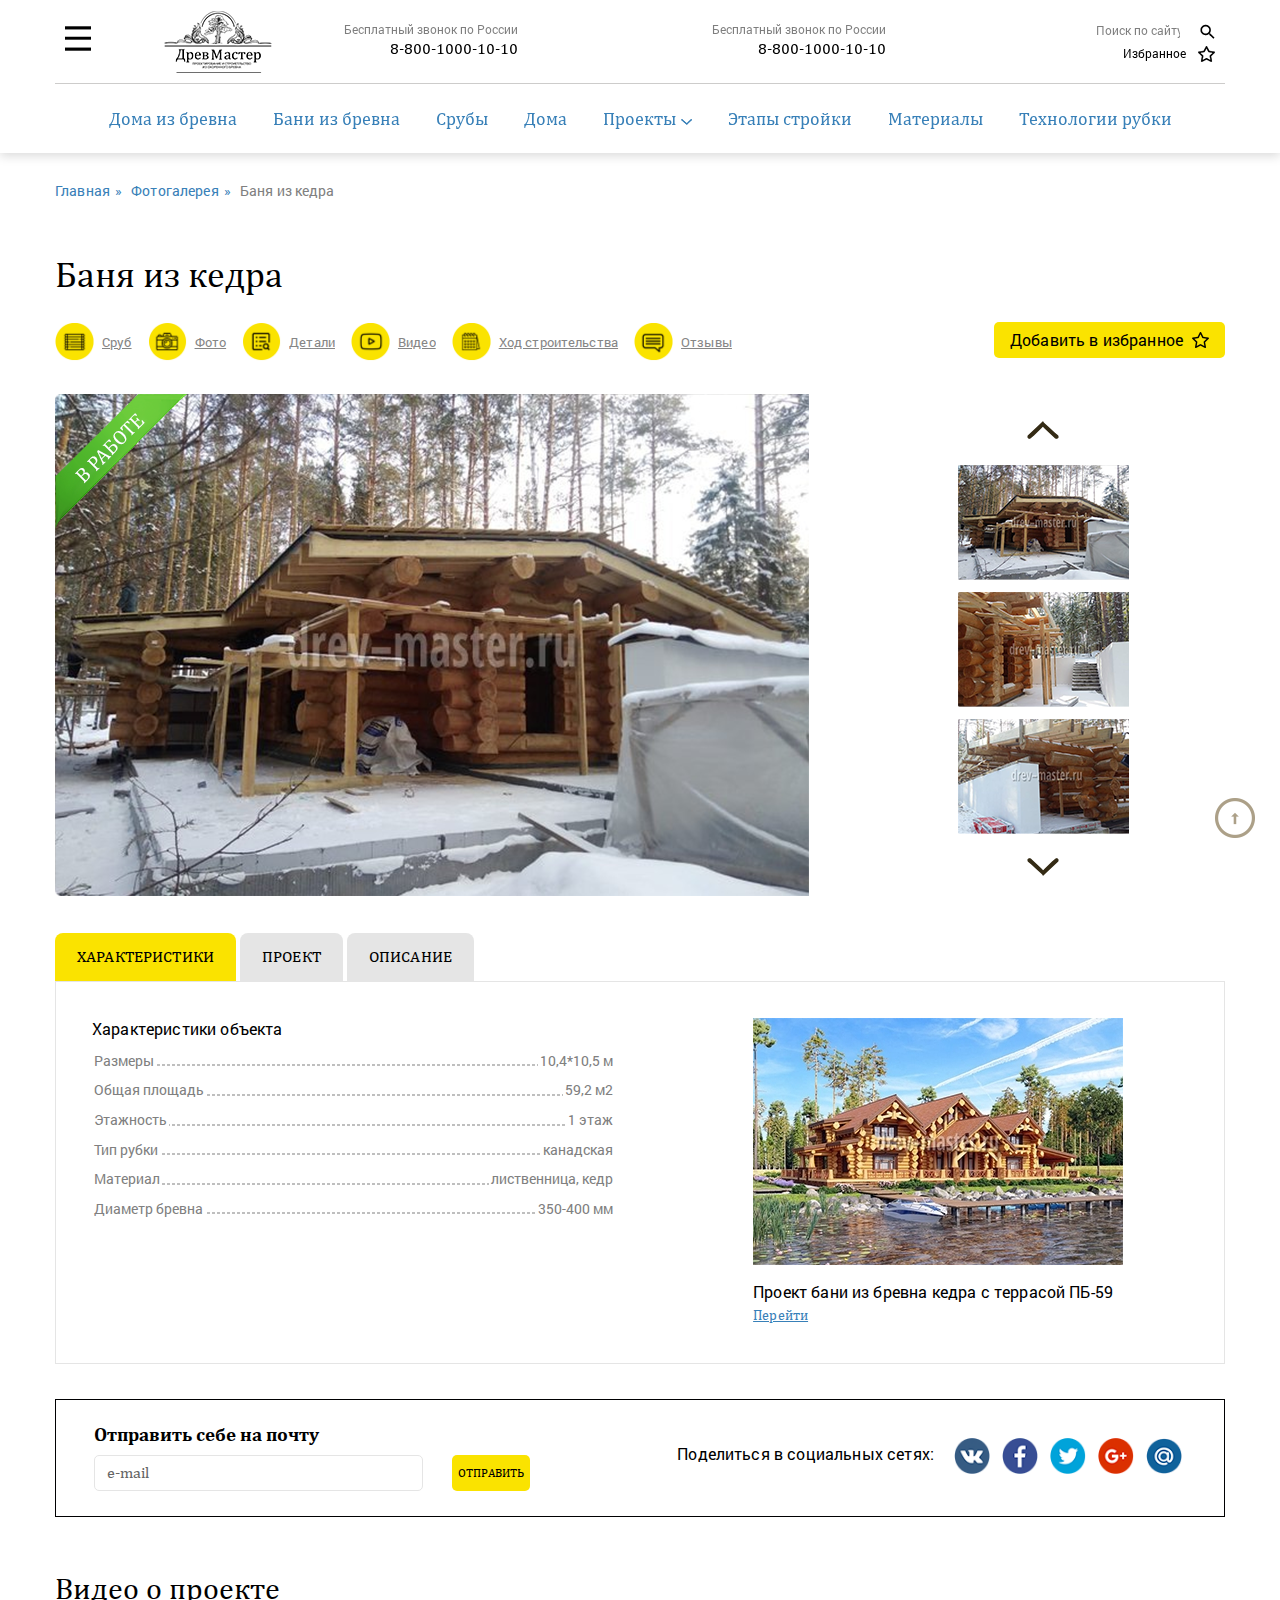
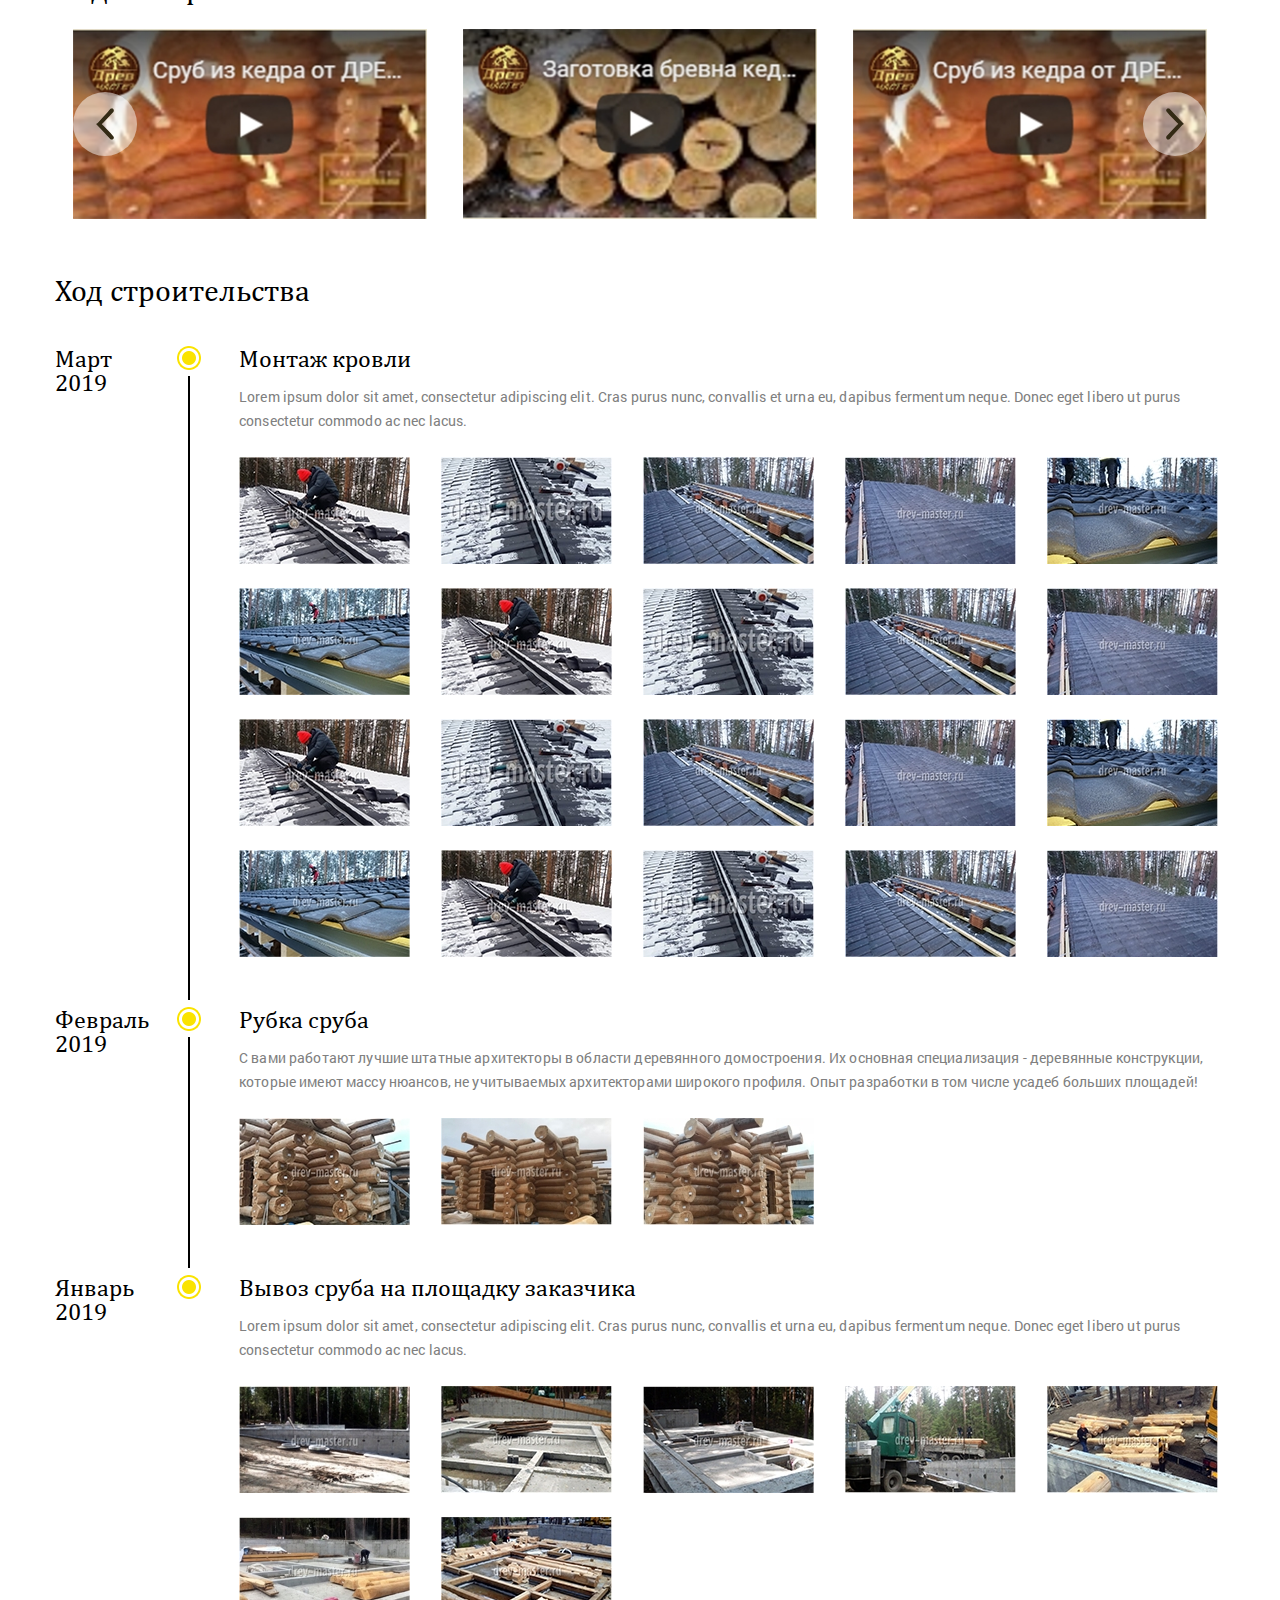
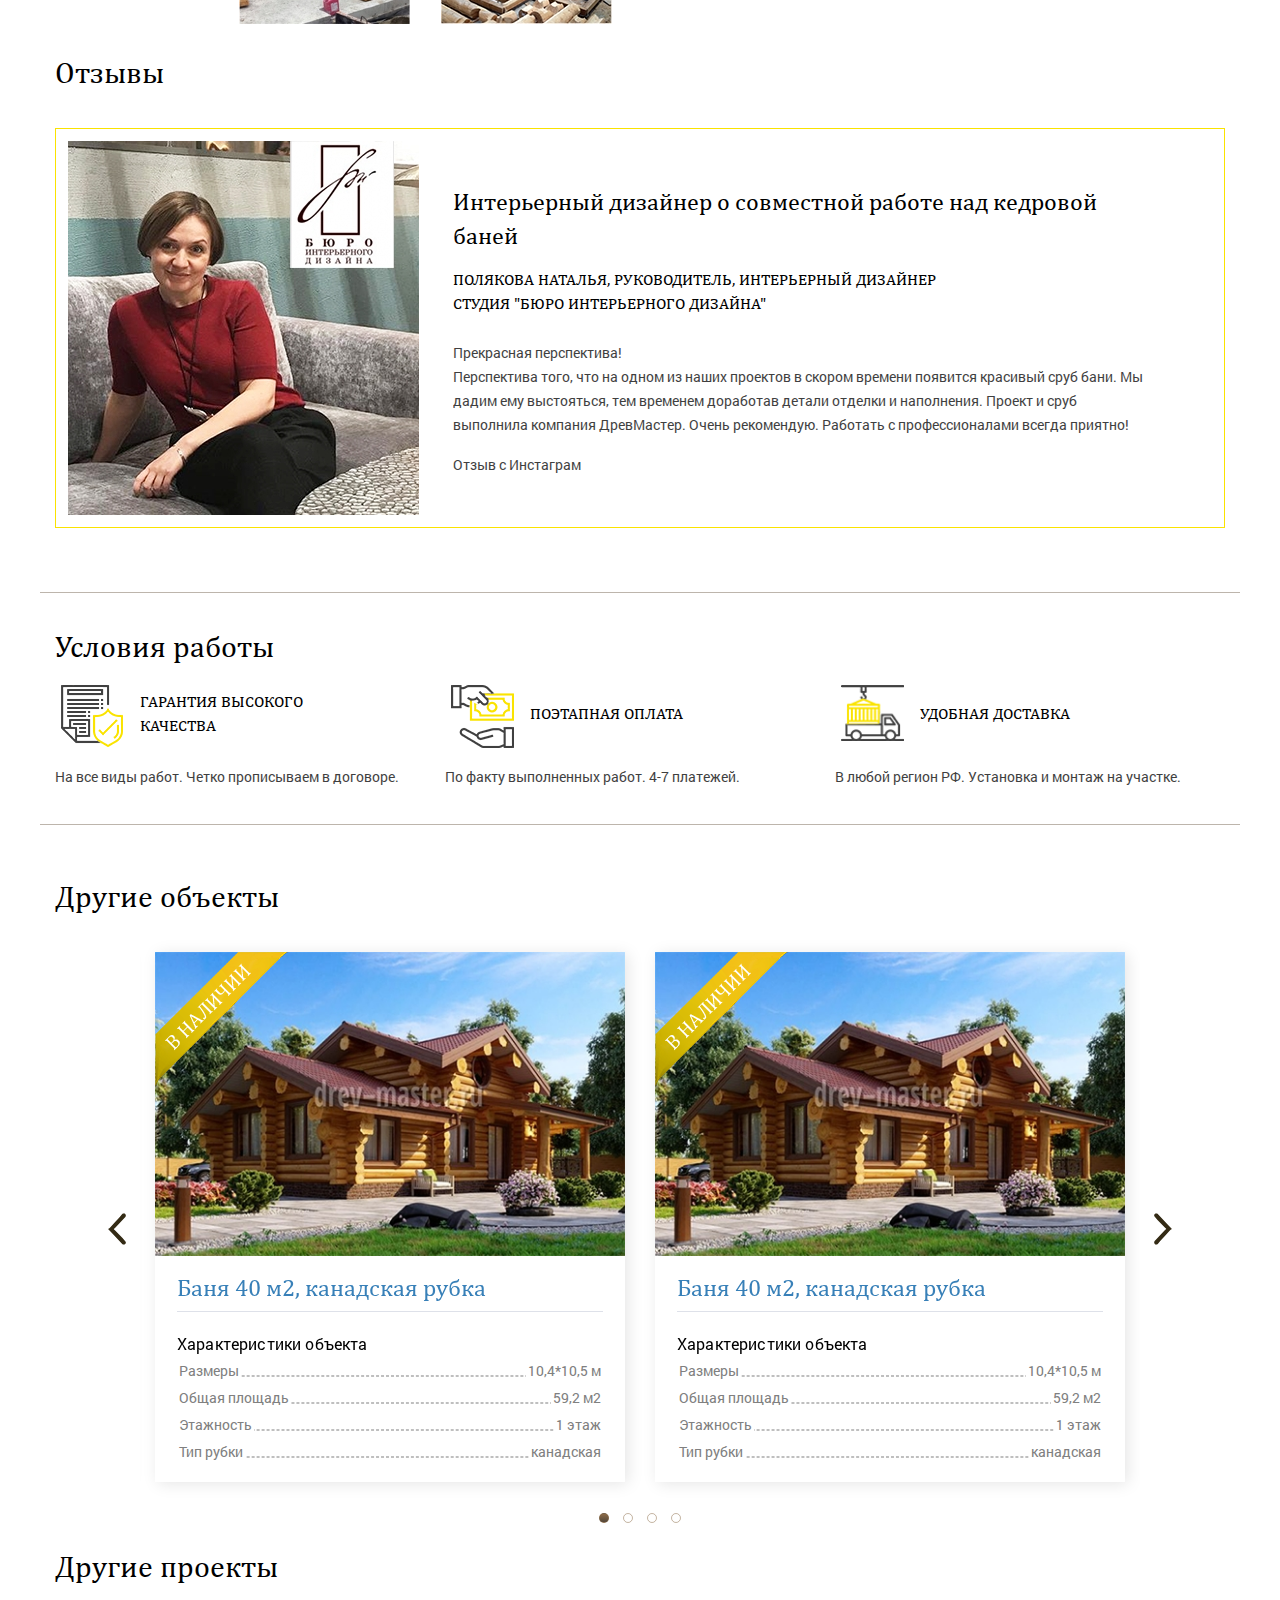
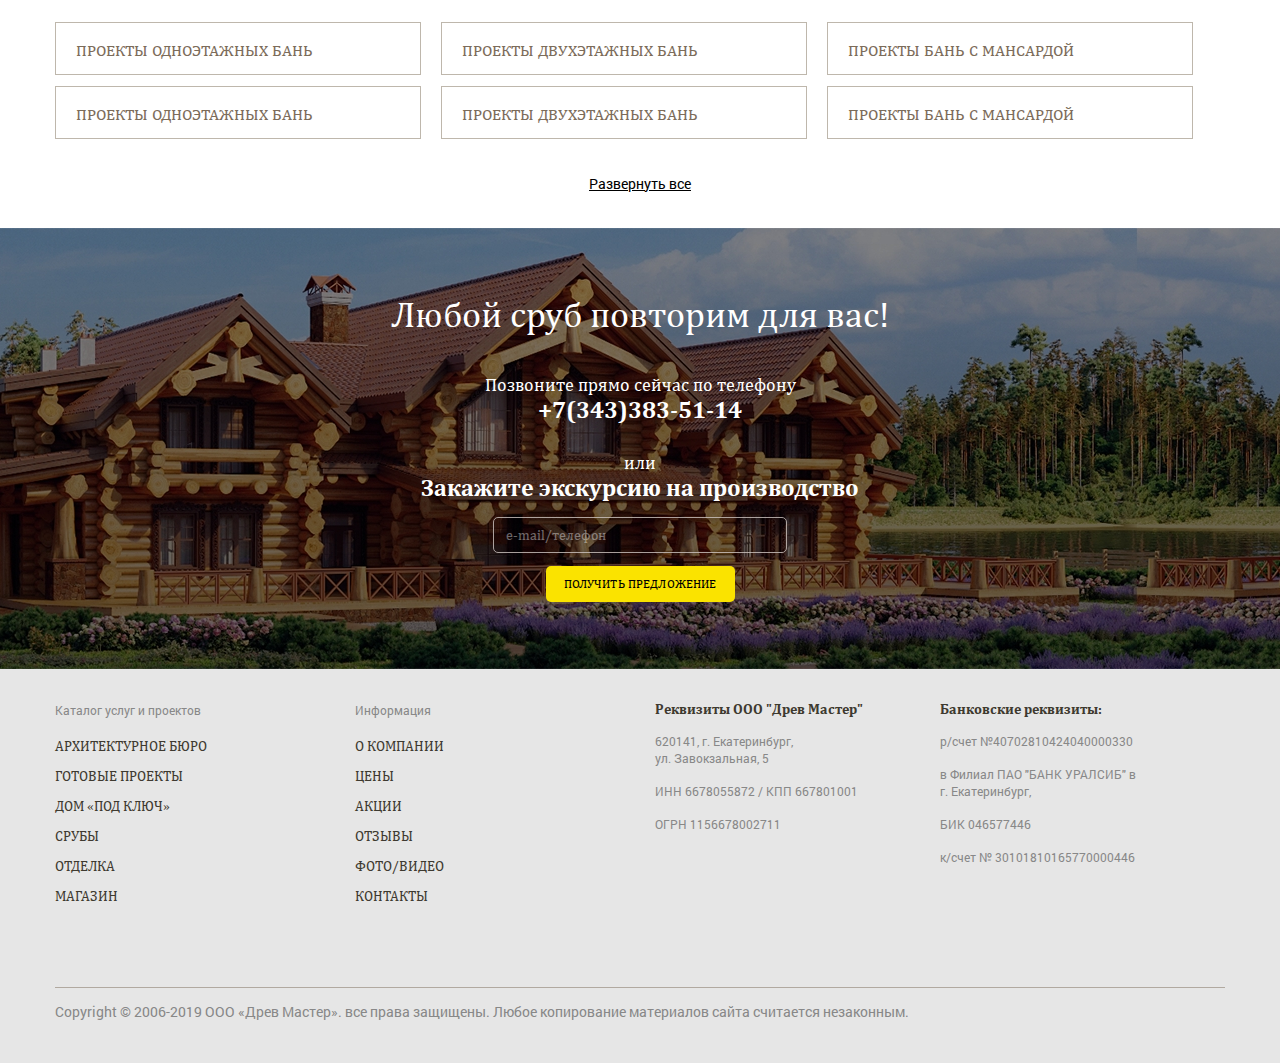
<file: src/object_card.html>
<!DOCTYPE html>
<html lang="ru">

<head>

	<meta charset="utf-8">
	<!-- <base href="/"> -->

	<title>Карточка объекта</title>
	<meta name="description" content="">

	<meta http-equiv="X-UA-Compatible" content="IE=edge">
	<meta name="viewport" content="width=device-width, initial-scale=1, maximum-scale=1">

	<!-- Template Basic Images Start -->
	<meta property="og:image" content="path/to/image.jpg">
	<link rel="icon" href="img/favicon/favicon.ico">
	<link rel="apple-touch-icon" sizes="180x180" href="img/favicon/apple-touch-icon-180x180.png">
	<!-- Template Basic Images End -->

	<!-- Custom Browsers Color Start -->
	<meta name="theme-color" content="#000">
	<!-- Custom Browsers Color End -->

	<link rel="stylesheet" href="css/main.min.css">

</head>

<body>

	<!-- left menu block -->
	<div class="left_menu inner" id="leftMenu">
		<a href="javascript:;" class="toggler_close" id="menuClose"><img src="img/icon-close.png" alt=""></a>
		<div class="menu_wrapper">

			<!-- menu logo -->
			<div class="menu_logo">
				<img src="img/logo-menu.png" alt="">
			</div><!-- /. menu logo -->


			<!-- menu box -->
			<div class="menu_box">
				<div class="menu_box--category">
					<ul class="menu_box--list">
						<li><a href="#">Архитектурное бюро</a></li>
						<li><a href="#">Готовые проекты</a></li>
						<li><a href="#">дом «под ключ»</a></li>
						<li><a href="#">Срубы</a></li>
						<li><a href="#">Отделка</a></li>
						<li><a href="#">Магазин</a></li>
					</ul>
				</div>
				<div class="menu_box--links">
					<ul class="menu_box--list">
						<li><a href="#">О компании</a></li>
						<li><a href="#">Цены</a></li>
						<li><a href="#">Акции</a></li>
						<li><a href="#">Отзывы</a></li>
						<li><a href="#">Фото/Видео</a></li>
						<li><a href="#">блог</a></li>
						<li><a href="#">Контакты</a></li>
					</ul>
				</div>
			</div>
			<!-- /. menu box -->
			

			<!-- menu bottom -->
			<div class="menu_bottom">
				<a href="#" class="btn_link">Заказать консультацию</a>
				<div class="menu_bottom--info">
					<p>Екатеринбург, ул. Заводская, стр. 5</p>
					<p>Время работы: пн.-сб с 08:00 до 17:00</p>
					<a href="mailto:drev-master@bk.ru">drev-master@bk.ru</a> 
				</div>

				<div class="menu_bottom--social">
					<a href="#"><img src="img/icon-youtube.png" alt=""></a>
					<a href="#"><img src="img/icon-vk.png" alt=""></a>
					<a href="#"><img src="img/icon-fb.png" alt=""></a>
					<a href="#"><img src="img/icon-t.png" alt=""></a>
				</div>
			</div><!-- /. menu bottom -->

		</div>
	</div>
	<!-- /. left menu block -->

	<!-- header -->
	<header class="inner">

		<!-- top line menu -->
		<div class="header_top ">
			<div class="header_top--toggler">
				<a href="javascript:;" id="menuToggler"></a>
			</div>
			<div class="header_top--logo">
			</div>

			<div class="header_top--phone">
				<span>Бесплатный звонок по России</span>
				<a href="tel:8-800-1000-10-10">8-800-1000-10-10</a>
			</div>

			<div class="header_top--phone">
				<span>Бесплатный звонок по России</span>
				<a href="tel:8-800-1000-10-10">8-800-1000-10-10</a>
			</div>

			<div class="header_top--menu top_menu">
				<div class="top_menu--links">
					<div class="top_search">
						<form action="#" class="form_search">
							<input type="text" name="search" id="search" placeholder="Поиск по сайту">
							<button></button>
						</form>
					</div>
					<div class="top_favorite">
						<span>Избранное</span>
					</div>
				</div>
				<nav>
					<ul>
						<li><a href="#">О компании</a></li>
						<li><a href="#">Цены</a></li>
						<li class="active"><a href="#">Акции</a></li>
						<li><a href="#">Отзывы</a></li>
						<li><a href="#">Фото/Видео</a></li>
						<li><a href="#">блог</a></li>
						<li><a href="#">Контакты</a></li>
					</ul>
				</nav>
			</div>
		</div><!-- /. top line menu -->

		<!-- nav -->
		<nav class="top_nav">
			<span class="mobile_front">Категории</span>
			<ul>
				<li><a href="#">Дома из бревна</a></li>
				<li><a href="#">Бани из бревна</a></li>
				<li><a href="#">Срубы </a></li>
				<li><a href="#">Дома</a></li>
				<li class="dropdown">
					<a href="#">Проекты</a>
					<ul class="parent">
						<li><a href="#">Фундамент</a></li>
						<li><a href="#">Стены</a></li>
						<li><a href="#">Кровля</a></li>
						<li><a href="#">Крыльцо и навес</a></li>
					</ul>
				</li>
				<li><a href="#">Этапы стройки</a></li>
				<li><a href="#">Материалы</a></li>
				<li><a href="#">Технологии рубки</a></li>
			</ul>
		</nav>
		<!-- /. nav -->


	</header><!-- /. header -->


	<div class="inner_wrap">

		<div class="crumbs">
			<div class="container">
				<div class="row">
					<div class="col-12">
						<ul>
							<li><a href="#">Главная</a></li>
							<li><a href="#">Фотогалерея</a></li>
							<li><span>Баня из кедра</span></li>
						</ul>
					</div>
				</div>
			</div>
		</div>

		<main class="object">
			<div class="container">
				<div class="row">
					<div class="col-12">
						<div class="title inner">Баня из кедра</div>
					</div>
				</div>

				<!-- fast link -->
				<div class="row">
					<div class="col-12 col-lg-8">
						
						<div class="object_fastLink">

							<a href="#" class="object_fastLink--item a-scroll">
								<img src="img/srub.png" alt="">
								<span>Сруб</span>
							</a>

							<a href="#ob-photos" class="object_fastLink--item a-scroll">
								<img src="img/photo.png" alt="">
								<span>Фото</span>
							</a>

							<a href="#ob-detail" class="object_fastLink--item a-scroll">
								<img src="img/detali.png" alt="">
								<span>Детали</span>
							</a>

							<a href="#ob-video" class="object_fastLink--item a-scroll">
								<img src="img/video.png" alt="">
								<span>Видео</span>
							</a>

							<a href="#ob-steps" class="object_fastLink--item a-scroll">
								<img src="img/calendar.png" alt="">
								<span>Ход строительства</span>
							</a>

							<a href="#ob-reviews" class="object_fastLink--item a-scroll">
								<img src="img/otzyv.png" alt="">
								<span>Отзывы</span>
							</a>

						</div>

					</div>
					<div class="col-12 col-lg-4">
						<a href="javascript:;" class="btn_link btn_link--favorite">
							Добавить в избранное
							<img src="img/star.png" alt="">
						</a>
					</div>
				</div><!-- /. fast link -->

				
				<div class="row">

					<!-- object photo -->
					<div class="col-12 col-md-8" id="ob-photos">
						<div class="main_photo">
							<div class="photo_sticker">
								<img src="img/sticker_work.png" alt="" srcset="">
							</div>

							<div class="big_photo big_photo--slider">
								<img src="img/big_photo_object.png" alt="">
								<img src="img/big_photo_object.png" alt="">
								<img src="img/big_photo_object.png" alt="">
								<img src="img/big_photo_object.png" alt="">
							</div>
						</div>
					</div>

					<div class="col-12 col-md-4 d-none d-md-block">
						<div class="more_photo">
							<div class="more_photo--slider">
								<div class="more_photo--item">
									<img src="img/big_photo_1.png" alt="">
								</div>
								<div class="more_photo--item">
									<img src="img/big_photo_2.png" alt="">
								</div>
								<div class="more_photo--item">
									<img src="img/big_photo_3.png" alt="">
								</div>
								<div class="more_photo--item">
									<img src="img/big_photo_1.png" alt="">
								</div>
								<div class="more_photo--item">
									<img src="img/big_photo_2.png" alt="">
								</div>
								<div class="more_photo--item">
									<img src="img/big_photo_3.png" alt="">
								</div>
							</div>
						</div>
					</div><!-- /. object photo -->

					
					
					<div class="object_desc col-12" id="ob-detail">

						<!-- tabs -->
						<ul class="tab_links" data-target="#tabsContent1">
							<li><a href="#desc1" class="active">Характеристики</a></li>
							<li><a href="#desc2" class="">Проект</a></li>
							<li><a href="#desc3" class="">Описание</a></li>
						</ul>
						<!-- /. tabs -->

						<!-- tab contents -->
						<div class="tabs_content" id="tabsContent1">
							<div class="tabs_item active" id="desc1">

								<div class="object_tabs--content">
									
									<div class="content_text">
										<h3>Характеристики объекта</h3>
										<div class="object_charact">
											<div class="object_charact--row">
												<span>Размеры</span>
												<span>10,4*10,5 м</span>
											</div>

											<div class="object_charact--row">
												<span>Общая площадь</span>
												<span>59,2 м2</span>
											</div>

											<div class="object_charact--row">
												<span>Этажность</span>
												<span>1 этаж</span>
											</div>

											<div class="object_charact--row">
												<span>Тип рубки</span>
												<span>канадская</span>
											</div>

											<div class="object_charact--row">
												<span>Материал</span>
												<span>лиственница, кедр</span>
											</div>

											<div class="object_charact--row">
												<span>Диаметр бревна</span>
												<span>350-400 мм</span>
											</div>
										
										</div>
									</div>


									<div class="content_link">
										<img src="img/project_photo.jpg" alt="">
										<p>Проект бани из бревна кедра с террасой ПБ-59</p>
										<a href="#">Перейти</a>
									</div>
								</div>

							</div>
							<div class="tabs_item" id="desc2">
								2
							</div>

							<div class="tabs_item" id="desc3">
								3
							</div>
						</div>
						<!-- /. tab contents -->

					</div>


					<div class="col-12 ">
						<div class="social_form">
							<form action="#">
								<h3>Отправить себе на почту</h3>
									<input type="text" name="email" placeholder="e-mail">
									<button class="btn_link">Отправить</button>
							</form>

							<div class="social_links">
								<span>Поделиться в социальных сетях:</span>
								<a href="#"><img src="img/soc1.png" alt=""></a>
								<a href="#"><img src="img/soc2.png" alt=""></a>
								<a href="#"><img src="img/soc3.png" alt=""></a>
								<a href="#"><img src="img/soc4.png" alt=""></a>
								<a href="#"><img src="img/soc5.png" alt=""></a>

							</div>
						</div>
					</div>


					<!-- project video -->
					<div class="col-12 project_video" id="ob-video">
						<div class="subtitle">Видео о проекте</div>

						<div class="video_list">

							<div class="video_list--item">
								<a href="#" data-fancybox>
									<img src="img/video_list-img1.jpg" alt="">
								</a>
							</div>

							<div class="video_list--item">
								<a href="#" data-fancybox>
									<img src="img/video_list-img2.jpg" alt="">
								</a>
							</div>

							<div class="video_list--item">
								<a href="#" data-fancybox>
									<img src="img/video_list-img3.jpg" alt="">
								</a>
							</div>

							<div class="video_list--item">
								<a href="#" data-fancybox>
									<img src="img/video_list-img2.jpg" alt="">
								</a>
							</div>

						</div>
					</div>
					<!-- /. project video -->

					<!-- construction progress -->
					<div class="col-12 object_progress" id="ob-steps">
						<div class="subtitle">Ход строительства</div>

						<div class="progress_wrap">
							<div class="progress_item">
								<div class="progress_month">
									<span>Март</span> 
									<span>2019</span>
								</div>
								<div class="progress_data">
									<div class="progress_title">
										<span class="mobile_date">Март 2019</span>
										<span class="step_name">Монтаж кровли</span>
									</div>
									<div class="progress_desc">
										Lorem ipsum dolor sit amet, consectetur adipiscing elit. Cras purus nunc, convallis et urna eu, dapibus fermentum neque. Donec eget libero ut purus consectetur commodo ac nec lacus.
									</div>

									<div class="progress_img">
										<a href="#">
											<img src="img/progress-img1.jpg" alt="">
										</a>

										<a href="#">
											<img src="img/progress-img2.jpg" alt="">
										</a>

										<a href="#">
											<img src="img/progress-img3.jpg" alt="">
										</a>

										<a href="#">
											<img src="img/progress-img4.jpg" alt="">
										</a>

										<a href="#">
											<img src="img/progress-img5.jpg" alt="">
										</a>

										<a href="#">
											<img src="img/progress-img6.jpg" alt="">
										</a>

										<a href="#">
											<img src="img/progress-img1.jpg" alt="">
										</a>

										<a href="#">
											<img src="img/progress-img2.jpg" alt="">
										</a>

										<a href="#">
											<img src="img/progress-img3.jpg" alt="">
										</a>

										<a href="#">
											<img src="img/progress-img4.jpg" alt="">
										</a>

										<a href="#">
											<img src="img/progress-img1.jpg" alt="">
										</a>

										<a href="#">
											<img src="img/progress-img2.jpg" alt="">
										</a>

										<a href="#">
											<img src="img/progress-img3.jpg" alt="">
										</a>

										<a href="#">
											<img src="img/progress-img4.jpg" alt="">
										</a>

										<a href="#">
											<img src="img/progress-img5.jpg" alt="">
										</a>

										<a href="#">
											<img src="img/progress-img6.jpg" alt="">
										</a>

										<a href="#">
											<img src="img/progress-img1.jpg" alt="">
										</a>

										<a href="#">
											<img src="img/progress-img2.jpg" alt="">
										</a>

										<a href="#">
											<img src="img/progress-img3.jpg" alt="">
										</a>

										<a href="#">
											<img src="img/progress-img4.jpg" alt="">
										</a>
									</div>
								</div>
							</div>

							<div class="progress_item">
								<div class="progress_month">
									<span>Февраль</span> 
									<span>2019</span>
								</div>
								<div class="progress_data">
									<div class="progress_title">
										<span class="mobile_date">Февраль 2019</span>
										<span class="step_name">Рубка сруба</span>
									</div>
									<div class="progress_desc">
										С вами работают лучшие штатные архитекторы в области деревянного домостроения. Их основная специализация - деревянные конструкции, которые имеют массу нюансов, не учитываемых архитекторами широкого профиля. Опыт разработки в том числе усадеб больших площадей!
									</div>

									<div class="progress_img">
										<a href="#">
											<img src="img/progress-img7.jpg" alt="">
										</a>

										<a href="#">
											<img src="img/progress-img8.jpg" alt="">
										</a>

										<a href="#">
											<img src="img/progress-img9.jpg" alt="">
										</a>
									</div>
								</div>
							</div>

							<div class="progress_item">
								<div class="progress_month">
									<span>Январь</span> 
									<span>2019</span>
								</div>
								<div class="progress_data">
									<div class="progress_title">
										<span class="mobile_date">Январь 2019</span>
										<span class="step_name">Вывоз сруба на площадку заказчика</span>
									</div>
									<div class="progress_desc">
											Lorem ipsum dolor sit amet, consectetur adipiscing elit. Cras purus nunc, convallis et urna eu, dapibus fermentum neque. Donec eget libero ut purus consectetur commodo ac nec lacus.
									</div>

									<div class="progress_img">
										<a href="#">
											<img src="img/progress-img10.jpg" alt="">
										</a>

										<a href="#">
											<img src="img/progress-img11.jpg" alt="">
										</a>

										<a href="#">
											<img src="img/progress-img12.jpg" alt="">
										</a>

										<a href="#">
											<img src="img/progress-img13.jpg" alt="">
										</a>
										<a href="#">
											<img src="img/progress-img14.jpg" alt="">
										</a>
										<a href="#">
											<img src="img/progress-img15.jpg" alt="">
										</a>
										<a href="#">
											<img src="img/progress-img16.jpg" alt="">
										</a>
									</div>
								</div>
							</div>
						</div>
					</div>
					<!-- /. construction progress -->

					<!-- reviews -->
					<div class="col-12" id="ob-reviews">
						<div class="subtitle">Отзывы</div>

						<div class="review_wrap">
							<div class="review_item">
								<div class="review_photo">
									<img src="img/photo_otzyv.jpg" alt="">
								</div>
								<div class="review_text">
									<h3>Интерьерный дизайнер о совместной работе над кедровой баней</h3>
									<small>Полякова Наталья, руководитель, интерьерный дизайнер <br> Студия "Бюро интерьерного дизайна"</small>
									<p>Прекрасная перспектива! <br>
										Перспектива того, что на одном из наших проектов в скором времени появится красивый сруб бани. Мы дадим ему выстояться, тем временем доработав детали отделки и наполнения. Проект и сруб выполнила компания ДревМастер. Очень рекомендую. Работать с профессионалами всегда приятно! </p>
										
									<p>Отзыв с Инстаграм</p>
								</div>
							</div>
						</div>
					</div>
					<!-- /. reviews -->


					<!-- work info -->
					<div class="work_info col-12">
						<div class="subtitle">Условия работы</div>
						<div class="row row_icons">
							<div class="col-lg-4 col-md-6 col-12">
								<div class="row_icons--item icons">
									<div class="icons_img">
										<img src="img/ico_4_1.png" alt="">
									</div>
									<div class="icons_title">
										Гарантия высокого <br> качества								
									</div>
									<div class="icons_desc">
										На все виды работ. Четко прописываем в договоре.
									</div>
								</div>
							</div>
							<div class="col-lg-4 col-md-6 col-12">
								<div class="row_icons--item icons">
									<div class="icons_img">
										<img src="img/ico_4_2.png" alt="">
									</div>
									<div class="icons_title">
										поэтапная оплата
									</div>
									<div class="icons_desc">
										По факту выполненных работ. 4-7 платежей.
									</div>
								</div>
							</div>
							<div class="col-lg-4 col-md-6 col-12">	
								<div class="row_icons--item icons">
									<div class="icons_img">
										<img src="img/ico_4_3.png" alt="">
									</div>
									<div class="icons_title">
										удобная доставка
									</div>
									<div class="icons_desc">
										В любой регион РФ. Установка и монтаж на участке.
									</div>
								</div>
							</div>
							
						</div>
					</div>
					<!-- /. work info -->


					<!-- more objects -->
					<div class="col-12 more_object">
						<div class="subtitle">Другие объекты</div>

						<!-- projects slider -->
							<div class="middle_slider slick-middle">
								<!-- slider item -->
								<div class="middle_slider--item slider">
									<div class="slider_img">
										<div class="photo_sticker">
											<img src="img/sticker_inStock.png"" srcset="">
										</div>
										<img src="img/p_slider.jpg" alt="">
									</div>
									<div class="slider_desc">
										<a href="#" class="link_name">Баня 40 м2, канадская рубка</a>
										
										<div class="slider_objectInfo">
											<div class="object_charact">
												<div class="char_title">Характеристики объекта</div>
												<div class="object_charact--row">
													<span>Размеры</span>
													<span>10,4*10,5 м</span>
												</div>

												<div class="object_charact--row">
													<span>Общая площадь</span>
													<span>59,2 м2</span>
												</div>

												<div class="object_charact--row">
													<span>Этажность</span>
													<span>1 этаж</span>
												</div>

												<div class="object_charact--row">
													<span>Тип рубки</span>
													<span>канадская</span>
												</div>											
											</div>
										</div>
									</div>
								</div><!-- /. slider item -->

								<!-- slider item -->
								<div class="middle_slider--item slider">
									<div class="slider_img"> 
										<div class="photo_sticker">
											<img src="img/sticker_inStock.png"" srcset="">
										</div>
										<img src="img/p_slider.jpg" alt="">
									</div>
									<div class="slider_desc">
										<a href="#" class="link_name">Баня 40 м2, канадская рубка</a>
										
										<div class="slider_objectInfo">
											<div class="object_charact">
												<div class="char_title">Характеристики объекта</div>
												<div class="object_charact--row">
													<span>Размеры</span>
													<span>10,4*10,5 м</span>
												</div>

												<div class="object_charact--row">
													<span>Общая площадь</span>
													<span>59,2 м2</span>
												</div>

												<div class="object_charact--row">
													<span>Этажность</span>
													<span>1 этаж</span>
												</div>

												<div class="object_charact--row">
													<span>Тип рубки</span>
													<span>канадская</span>
												</div>											
											</div>
										</div>
									</div>
								</div><!-- /. slider item -->

								<!-- slider item -->
								<div class="middle_slider--item slider">
									<div class="slider_img">
										<div class="photo_sticker">
											<img src="img/sticker_work.png" alt="" srcset="">
										</div>
										<img src="img/p_slider.jpg" alt="">
									</div>
									<div class="slider_desc">
										<a href="#" class="link_name">Баня 40 м2, канадская рубка</a>
										
										<div class="slider_objectInfo">
											<div class="object_charact">
												<div class="char_title">Характеристики объекта</div>
												<div class="object_charact--row">
													<span>Размеры</span>
													<span>10,4*10,5 м</span>
												</div>

												<div class="object_charact--row">
													<span>Общая площадь</span>
													<span>59,2 м2</span>
												</div>

												<div class="object_charact--row">
													<span>Этажность</span>
													<span>1 этаж</span>
												</div>

												<div class="object_charact--row">
													<span>Тип рубки</span>
													<span>канадская</span>
												</div>											
											</div>
										</div>
									</div>
								</div><!-- /. slider item -->

								<!-- slider item -->
								<div class="middle_slider--item slider">
									<div class="slider_img">
										<img src="img/p_slider.jpg" alt="">
									</div>
									<div class="slider_desc">
										<a href="#" class="link_name">Баня 40 м2, канадская рубка</a>
										
										<div class="slider_objectInfo">
											<div class="object_charact">
												<div class="char_title">Характеристики объекта</div>
												<div class="object_charact--row">
													<span>Размеры</span>
													<span>10,4*10,5 м</span>
												</div>

												<div class="object_charact--row">
													<span>Общая площадь</span>
													<span>59,2 м2</span>
												</div>

												<div class="object_charact--row">
													<span>Этажность</span>
													<span>1 этаж</span>
												</div>

												<div class="object_charact--row">
													<span>Тип рубки</span>
													<span>канадская</span>
												</div>											
											</div>
										</div>
									</div>
								</div><!-- /. slider item -->



							</div><!-- /. projects slider -->
					</div>
					<!-- /. more objects -->


					<!-- more projects -->
					<div class="col-12 m_projects m_projects--inner">
						<div class="subtitle"> Другие проекты </div>
						
						<ul class="nav nav-pills">
							<li class="nav-item">
								<a href="#" class="nav-link proj_tabs__header">
									Проекты одноэтажных бань
								</a>
							</li>
							<li class="nav-item">
								<a href="#" class="nav-link proj_tabs__header">
									Проекты двухэтажных бань
								</a>
							</li>
							<li class="nav-item">
								<a href="#" class="nav-link proj_tabs__header">
									Проекты бань с мансардой
								</a>
							</li>

							<li class="nav-item">
								<a href="#" class="nav-link proj_tabs__header">
									Проекты одноэтажных бань
								</a>
							</li>
							<li class="nav-item">
								<a href="#" class="nav-link proj_tabs__header">
									Проекты двухэтажных бань
								</a>
							</li>
							<li class="nav-item">
								<a href="#" class="nav-link proj_tabs__header">
									Проекты бань с мансардой
								</a>
							</li>

							<li class="nav-item">
								<a href="#" class="nav-link proj_tabs__header">
									Проекты одноэтажных бань
								</a>
							</li>
							<li class="nav-item">
								<a href="#" class="nav-link proj_tabs__header">
									Проекты двухэтажных бань
								</a>
							</li>
							<li class="nav-item">
								<a href="#" class="nav-link proj_tabs__header">
									Проекты бань с мансардой
								</a>
							</li>
						</ul>

						<a href="#" class="toggle_more">Развернуть все</a>
					</div>
					<!-- /. more projects -->

				</div>


			</div>
		</main>

	</div>

	<!-- main contact -->
	<section class="m_contact">
		<div class="wrap">
			<div class="container">
				<div class="row">
					<div class="col-12">
						<div class="title">Любой сруб повторим для вас!</div>
						<div class="m_contact--content">
							<small>Позвоните прямо сейчас по телефону</small>
							<a href="tel:+7(343)383-51-14">+7(343)383-51-14</a>

							<small>или</small>
							Закажите экскурсию на производство
							<form action="" class="m_contact_form classic">
								<input type="text" name="data" placeholder="e-mail/телефон">
								<button class="btn_link">получить предложение</button>
							</form>
						</div>
					</div>
				</div>
			</div>
		</div>
	</section>
	<!-- /. main contact -->


	<!-- footer -->
	<footer>
		<div class="wrap">
			<div class="container">
				<div class="row">
					<div class="col-6 col-md-3">
						<div class="footer_menu">
							<div class="footer_menu--title">Каталог услуг и проектов</div>
							<ul>
								<li><a href="#">архитектурное бюро</a></li>
								<li><a href="#">Готовые проекты</a></li>
								<li><a href="#">Дом «под ключ»</a></li>
								<li><a href="#">Срубы</a></li>
								<li><a href="#">отделка</a></li>
								<li><a href="#">Магазин</a></li>
							</ul>
						</div>
					</div>
					<div class="col-6 col-md-3">
						<div class="footer_menu footer_menu2">
							<div class="footer_menu--title">Информация</div>
							<ul>
								<li><a href="#">О компании</a></li>
								<li><a href="#">Цены</a></li>
								<li><a href="#">Акции</a></li>
								<li><a href="#">Отзывы</a></li>
								<li><a href="#">Фото/видео</a></li>
								<li><a href="#">Контакты</a></li>
							</ul>
						</div>
					</div>
					<div class="col-12 col-md-6">
						<div class="footer_info">
							<div class="footer_info--part">
								<h3>Реквизиты ООО "Древ Мастер"</h3>
								<p>620141, г. Екатеринбург, <br>
								ул. Завокзальная, 5</p>
								<p>ИНН 6678055872  /  КПП 667801001</p>
								<p>ОГРН 1156678002711</p>
							</div>
							<div class="footer_info--part">
								<h3>Банковские реквизиты:</h3>
								<p>р/счет №40702810424040000330 </p>
								<p>в Филиал ПАО "БАНК УРАЛСИБ" в <br>
								г. Екатеринбург,</p>
								<p>БИК 046577446</p>
								<p>к/счет №  30101810165770000446</p>
							</div>
						</div>
					</div>

					<div class="col-12">
						<div class="copyright">
							<p>Copyright © 2006-2019 ООО «Древ Мастер». все права защищены. Любое копирование материалов сайта считается незаконным.</p>
						</div>
					</div>
				</div>
			</div>
		</div>
	</footer>

	<div class="toTop" id="toTop"></div>


	<script src="js/scripts.min.js"></script>

</body>

</html>
</file>
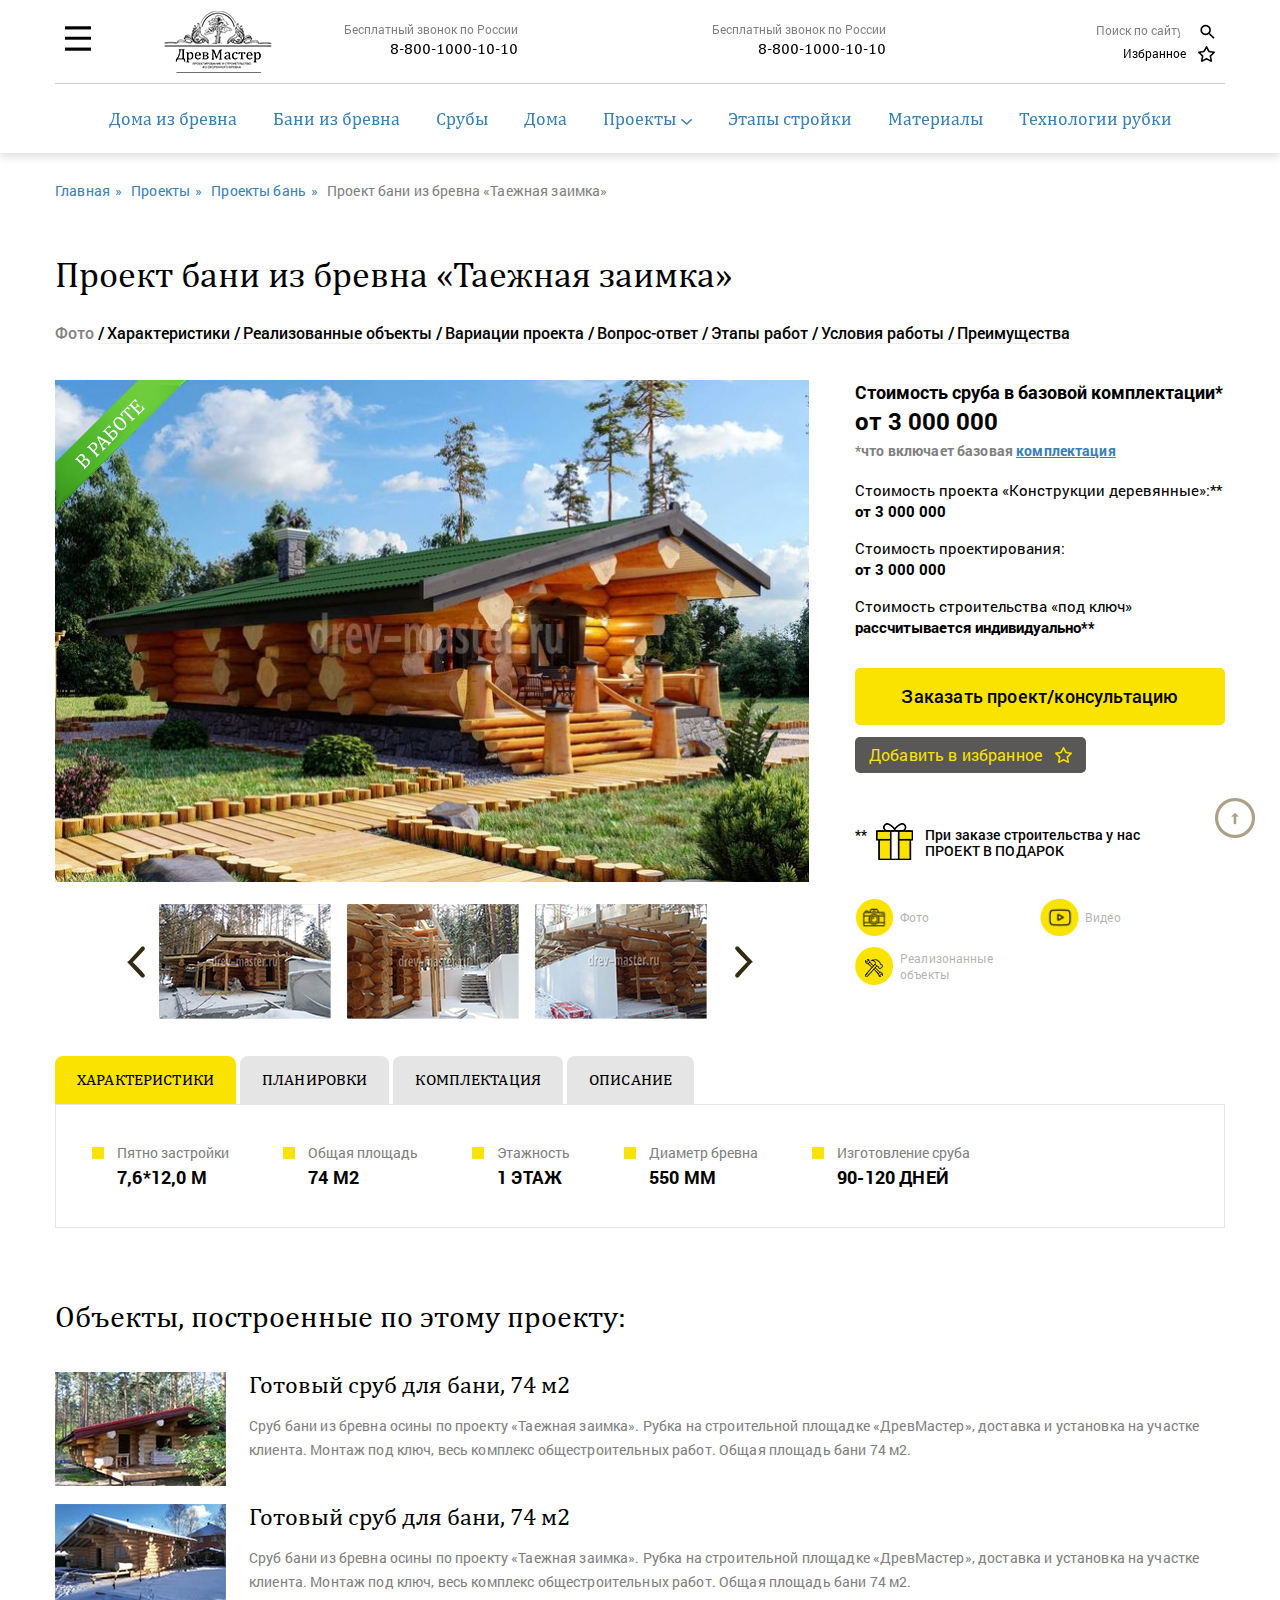
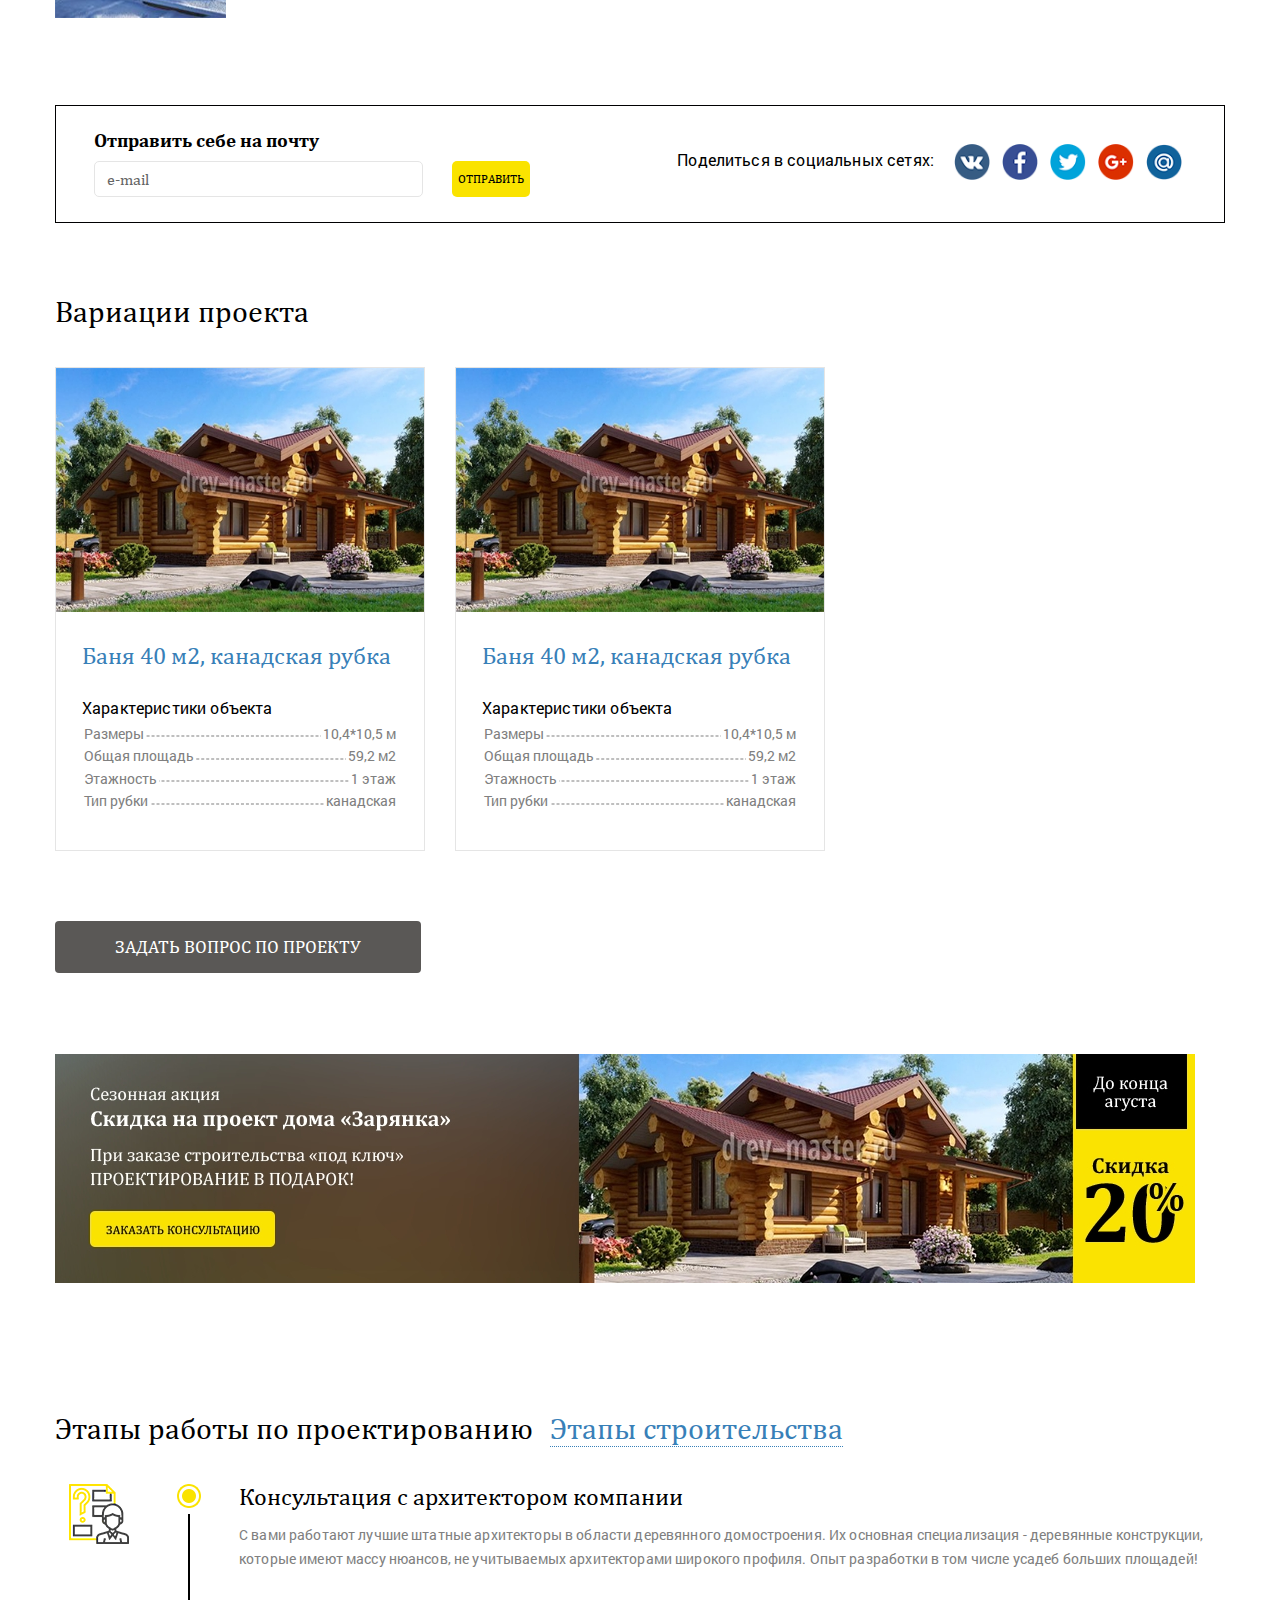
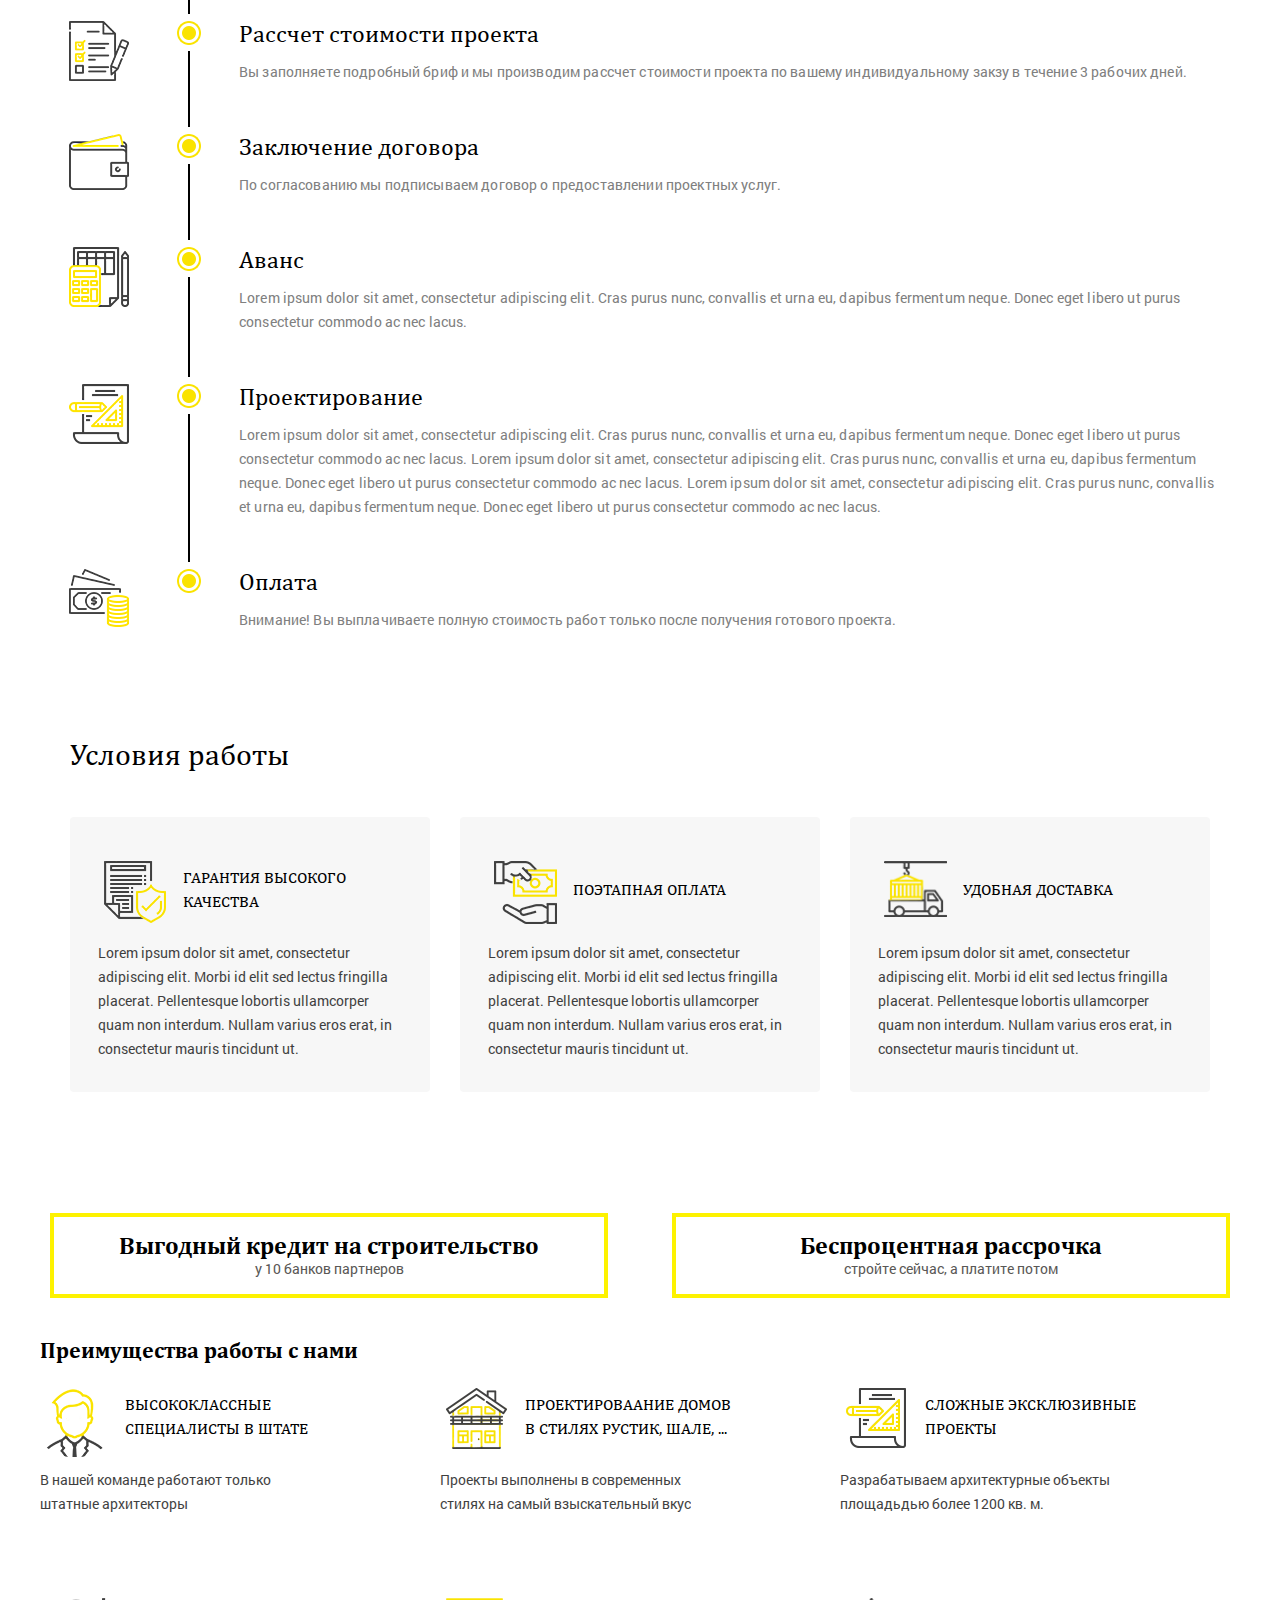
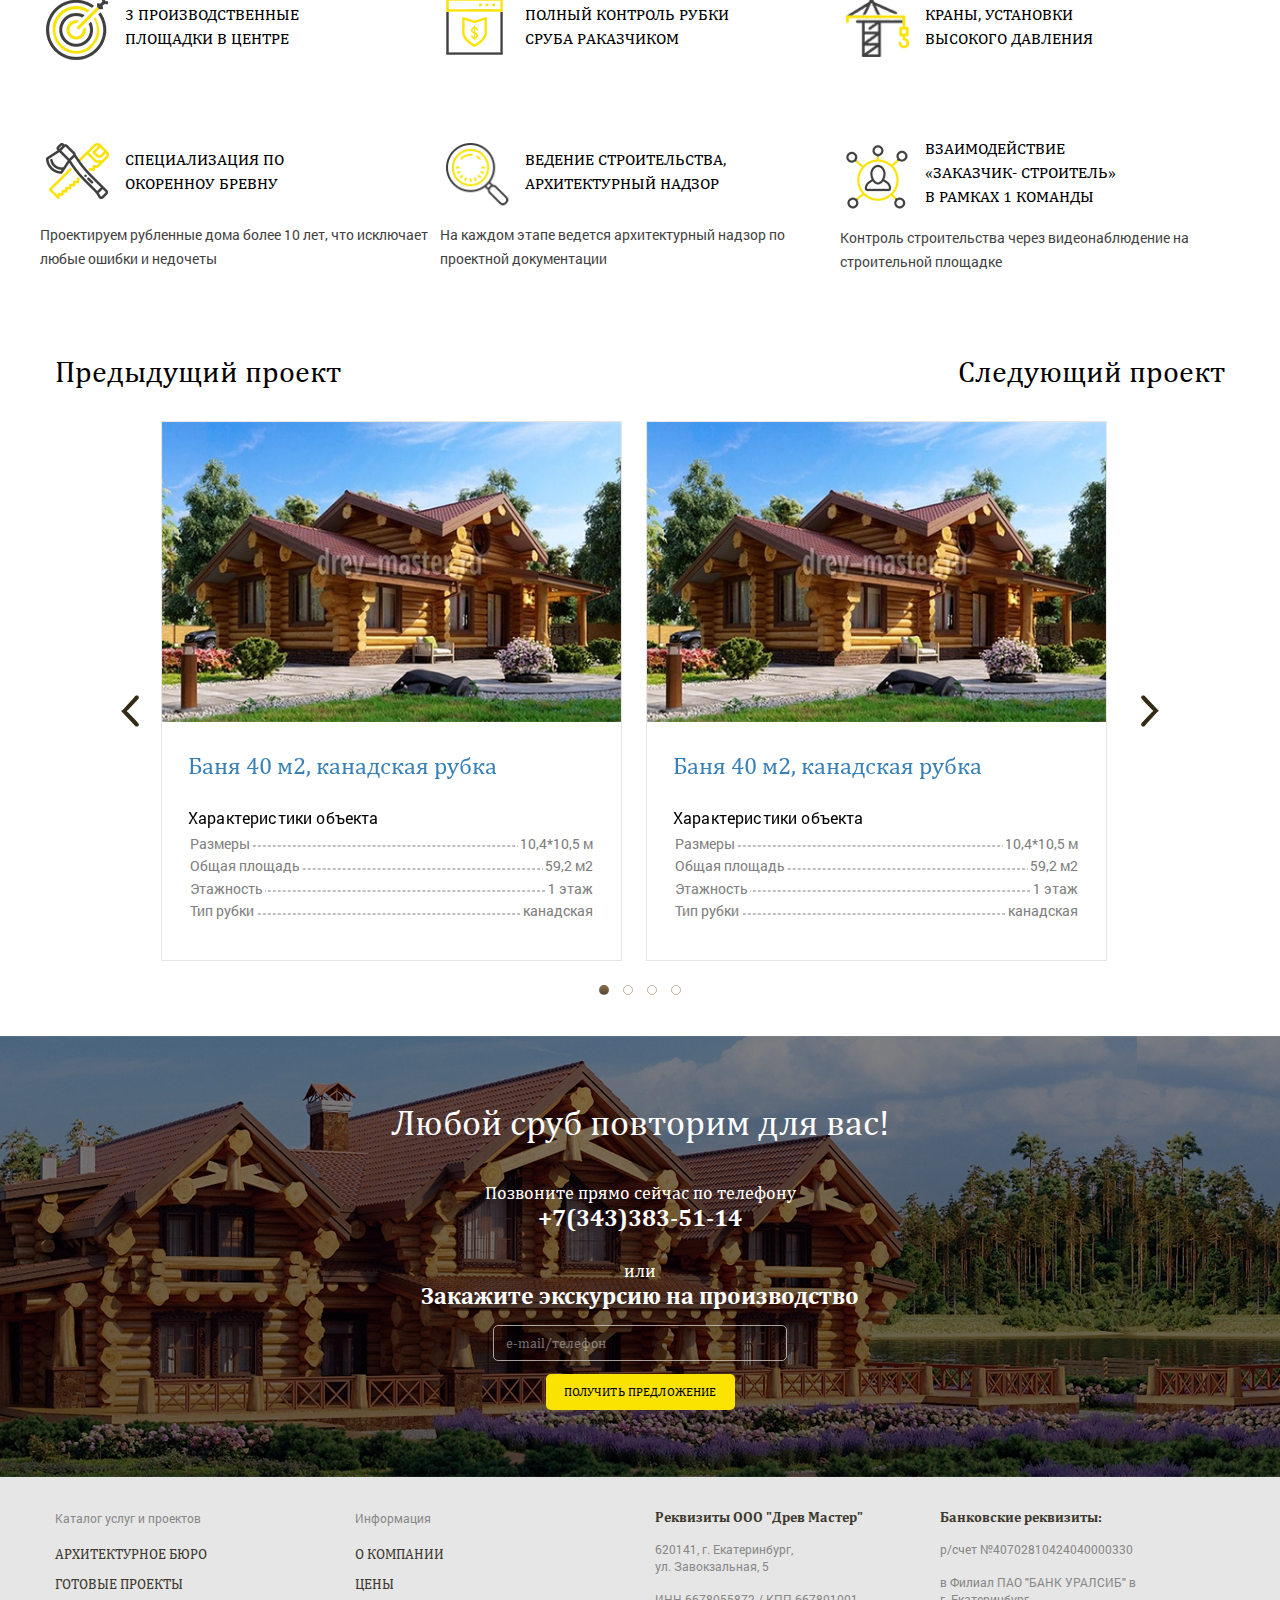
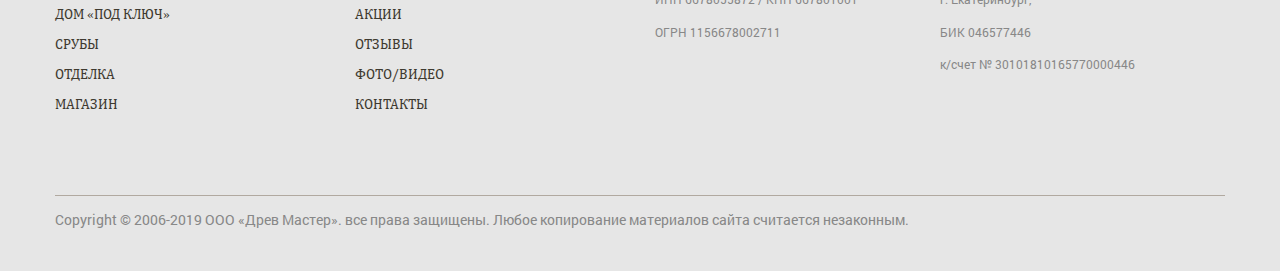
<file: src/project_page.html>
<!DOCTYPE html>
<html lang="ru">

<head>

	<meta charset="utf-8">
	<!-- <base href="/"> -->

	<title>Проект бани из бревна «Таежная заимка»</title>
	<meta name="description" content="">

	<meta http-equiv="X-UA-Compatible" content="IE=edge">
	<meta name="viewport" content="width=device-width, initial-scale=1, maximum-scale=1">

	<!-- Template Basic Images Start -->
	<meta property="og:image" content="path/to/image.jpg">
	<link rel="icon" href="img/favicon/favicon.ico">
	<link rel="apple-touch-icon" sizes="180x180" href="img/favicon/apple-touch-icon-180x180.png">
	<!-- Template Basic Images End -->

	<!-- Custom Browsers Color Start -->
	<meta name="theme-color" content="#000">
	<!-- Custom Browsers Color End -->

	<link rel="stylesheet" href="css/main.min.css">

</head>

<body>

	<!-- left menu block -->
	<div class="left_menu inner" id="leftMenu">
		<a href="javascript:;" class="toggler_close" id="menuClose"><img src="img/icon-close.png" alt=""></a>
		<div class="menu_wrapper">

			<!-- menu logo -->
			<div class="menu_logo">
				<img src="img/logo-menu.png" alt="">
			</div><!-- /. menu logo -->


			<!-- menu box -->
			<div class="menu_box">
				<div class="menu_box--category">
					<ul class="menu_box--list">
						<li><a href="#">Архитектурное бюро</a></li>
						<li><a href="#">Готовые проекты</a></li>
						<li><a href="#">дом «под ключ»</a></li>
						<li><a href="#">Срубы</a></li>
						<li><a href="#">Отделка</a></li>
						<li><a href="#">Магазин</a></li>
					</ul>
				</div>
				<div class="menu_box--links">
					<ul class="menu_box--list">
						<li><a href="#">О компании</a></li>
						<li><a href="#">Цены</a></li>
						<li><a href="#">Акции</a></li>
						<li><a href="#">Отзывы</a></li>
						<li><a href="#">Фото/Видео</a></li>
						<li><a href="#">блог</a></li>
						<li><a href="#">Контакты</a></li>
					</ul>
				</div>
			</div>
			<!-- /. menu box -->
			

			<!-- menu bottom -->
			<div class="menu_bottom">
				<a href="#" class="btn_link">Заказать консультацию</a>
				<div class="menu_bottom--info">
					<p>Екатеринбург, ул. Заводская, стр. 5</p>
					<p>Время работы: пн.-сб с 08:00 до 17:00</p>
					<a href="mailto:drev-master@bk.ru">drev-master@bk.ru</a> 
				</div>

				<div class="menu_bottom--social">
					<a href="#"><img src="img/icon-youtube.png" alt=""></a>
					<a href="#"><img src="img/icon-vk.png" alt=""></a>
					<a href="#"><img src="img/icon-fb.png" alt=""></a>
					<a href="#"><img src="img/icon-t.png" alt=""></a>
				</div>
			</div><!-- /. menu bottom -->

		</div>
	</div>
	<!-- /. left menu block -->

	<!-- header -->
	<header class="inner">

		<!-- top line menu -->
		<div class="header_top ">
			<div class="header_top--toggler">
				<a href="javascript:;" id="menuToggler"></a>
			</div>
			<div class="header_top--logo">
			</div>

			<div class="header_top--phone">
				<span>Бесплатный звонок по России</span>
				<a href="tel:8-800-1000-10-10">8-800-1000-10-10</a>
			</div>

			<div class="header_top--phone">
				<span>Бесплатный звонок по России</span>
				<a href="tel:8-800-1000-10-10">8-800-1000-10-10</a>
			</div>

			<div class="header_top--menu top_menu">
				<div class="top_menu--links">
					<div class="top_search">
						<form action="#" class="form_search">
							<input type="text" name="search" id="search" placeholder="Поиск по сайту">
							<button></button>
						</form>
					</div>
					<div class="top_favorite">
						<span>Избранное</span>
					</div>
				</div>
				<nav>
					<ul>
						<li><a href="#">О компании</a></li>
						<li><a href="#">Цены</a></li>
						<li class="active"><a href="#">Акции</a></li>
						<li><a href="#">Отзывы</a></li>
						<li><a href="#">Фото/Видео</a></li>
						<li><a href="#">блог</a></li>
						<li><a href="#">Контакты</a></li>
					</ul>
				</nav>
			</div>
		</div><!-- /. top line menu -->

		<!-- nav -->
		<nav class="top_nav">
			<span class="mobile_front">Категории</span>
			<ul>
				<li><a href="#">Дома из бревна</a></li>
				<li><a href="#">Бани из бревна</a></li>
				<li><a href="#">Срубы </a></li>
				<li><a href="#">Дома</a></li>
				<li class="dropdown">
					<a href="#">Проекты</a>
					<ul class="parent">
						<li><a href="#">Фундамент</a></li>
						<li><a href="#">Стены</a></li>
						<li><a href="#">Кровля</a></li>
						<li><a href="#">Крыльцо и навес</a></li>
					</ul>
				</li>
				<li><a href="#">Этапы стройки</a></li>
				<li><a href="#">Материалы</a></li>
				<li><a href="#">Технологии рубки</a></li>
			</ul>
		</nav>
		<!-- /. nav -->


	</header><!-- /. header -->


	<div class="inner_wrap">

		<div class="crumbs">
			<div class="container">
				<div class="row">
					<div class="col-12">
						<ul>
							<li><a href="#">Главная</a></li>
							<li><a href="#">Проекты</a></li>
							<li><a href="#">Проекты бань</a></li>
							<li><span>Проект бани из бревна «Таежная заимка»</span></li>
						</ul>
					</div>
				</div>
			</div>
		</div>

		<main class="object">

			<!-- fixed block -->
			<div class="right_links">

				<a href="#ob-photos" class="object_fastLink--item a-scroll">
					<img src="img/photo.png" alt="">
					<span>Фото реализованных
							объектов по проекту</span>
				</a>
				<a href="#ob-video" class="object_fastLink--item a-scroll">
					<img src="img/video.png" alt="">
					<span>Реализонанные
							объекты</span>
				</a>

				<a href="#ob-video" class="object_fastLink--item a-scroll">
					<img src="img/finish-proj.png" alt="">
					<span>Отзывы заказчиков</span>
				</a>

				<a href="#ob-video" class="object_fastLink--item a-scroll">
					<img src="img/finish-proj.png" alt="">
					<span>Видео</span>
				</a>

				<a href="#ob-video" class="object_fastLink--item a-scroll">
					<img src="img/finish-proj.png" alt="">
					<span>Дизайн-проект</span>
				</a>

				<a href="#ob-video" class="object_fastLink--item a-scroll">
					<img src="img/finish-proj.png" alt="">
					<span>Вариации проекта</span>
				</a>

				<a href="#ob-video" class="object_fastLink--item a-scroll">
					<img src="img/finish-proj.png" alt="">
					<span>Баня без окон</span>
				</a>

				<a href="#ob-video" class="object_fastLink--item a-scroll">
					<img src="img/finish-proj.png" alt="">
					<span>Бассейн в бане</span>
				</a>

				<a href="#ob-video" class="object_fastLink--item a-scroll">
					<img src="img/finish-proj.png" alt="">
					<span>Фонтан на террасе</span>
				</a>

			</div><!-- /. fixed block -->

			<div class="container">
				<div class="row">
					<div class="col-12">
						<div class="title inner">Проект бани из бревна «Таежная заимка»</div>
					</div>
				</div>

				<div class="row">
					<div class="col-12">
						<div class="project_fastLink">
							<a href="#proj-photos" class="a-scroll active">Фото</a>
							<a href="#proj-detail" class="a-scroll">Характеристики</a>
							<a href="#proj-finish" class="a-scroll">Реализованные объекты</a>
							<a href="#proj-option" class="a-scroll">Вариации проекта</a>
							<a href="#proj-quest" class="a-scroll">Вопрос-ответ</a>
							<a href="#proj-steps" class="a-scroll">Этапы работ</a>
							<a href="#proj-usl" class="a-scroll">Условия работы</a>
							<a href="#proj-adventages" class="a-scroll">Преимущества</a>
						</div>
					</div>
				</div>

				
				<div class="row">
					<!-- project photo -->
					<div class="col-12 col-md-8" id="proj-photos">
						<div class="main_photo">
							<div class="photo_sticker">
								<img src="img/sticker_work.png" alt="" srcset="">
							</div>

							<div class="big_photo project_photo--slider">
								<img src="img/project_main.jpg" alt="">
								<img src="img/project_main.jpg" alt="">
								<img src="img/project_main.jpg" alt="">
								<img src="img/project_main.jpg" alt="">
							</div>
						</div>

						<div class="more_photo d-none d-md-block">
							<div class="project_small--photo">
								<div class="more_photo--item">
									<img src="img/big_photo_1.png" alt="">
								</div>
								<div class="more_photo--item">
									<img src="img/big_photo_2.png" alt="">
								</div>
								<div class="more_photo--item">
									<img src="img/big_photo_3.png" alt="">
								</div>
								<div class="more_photo--item">
									<img src="img/big_photo_1.png" alt="">
								</div>
								<div class="more_photo--item">
									<img src="img/big_photo_2.png" alt="">
								</div>
								<div class="more_photo--item">
									<img src="img/big_photo_3.png" alt="">
								</div>
							</div>
						</div>
					</div><!-- /. project photo -->

					<div class="col-12 col-md-4 ">
						<div class="project_info">
							<div class="project_info--base">
								Стоимость сруба в базовой комплектации*
								<div class="price">от 3 000 000</div>
							 	<span>*что включает базовая <a href="#">комплектация</a></span>
							</div>

							<div class="project_info--more">
								<p>Стоимость проекта «Конструкции деревянные»:** 
									<span>от 3 000 000</span>
								</p>

								<p>Стоимость проектирования: 
									<span>от 3 000 000</span>
								</p>

								<p>Стоимость строительства «под ключ» 
								    <span>рассчитывается индивидуально**</span>
								</p>
							</div>

							<a href="#" class="btn_link">Заказать проект/консультацию</a>

							<a href="#" class="to-compare">
								Добавить в избранное
								<img src="img/to-compare-yelow.png" alt="">
							</a>

							<div class="project_detalis">
								<span class="detalis_stars">**</span> 
								<div>
									<img src="img/icon-present.png" alt="">
									<span>При заказе строительства у нас <br> ПРОЕКТ В ПОДАРОК</span>
								</div>
							</div>

							<div class="project_info--liks">
								<a href="#ob-photos" class="object_fastLink--item a-scroll">
									<img src="img/photo.png" alt="">
									<span>Фото</span>
								</a>
								<a href="#ob-video" class="object_fastLink--item a-scroll">
									<img src="img/video.png" alt="">
									<span>Видео</span>
								</a>

								<a href="#ob-video" class="object_fastLink--item a-scroll">
									<img src="img/finish-proj.png" alt="">
									<span>Реализонанные объекты</span>
								</a>
								

							</div>

						</div>
					</div>

					
					
					<div class="object_desc col-12" id="proj-detail">

						<!-- tabs -->
						<ul class="tab_links" data-target="#tabsContent1">
							<li><a href="#desc1" class="active">Характеристики</a></li>
							<li><a href="#desc2" class="">Планировки</a></li>
							<li><a href="#desc3" class="">комплектация</a></li>
							<li><a href="#desc4" class="">Описание</a></li>
						</ul>
						<!-- /. tabs -->

						<!-- tab contents -->
						<div class="tabs_content projects_description" id="tabsContent1">
							<div class="tabs_item active" id="desc1">
								<ul class="character_list">
									<li>
										Пятно застройки
									    <span>7,6*12,0 м</span>
									</li>

									<li>
										Общая площадь
										<span>74 м2</span>										
									</li>

									<li>
										Этажность
										<span>1 этаж</span>
									</li>

									<li>
										Диаметр бревна
										<span>550 мм</span>										
									</li>
									<li>
										Изготовление сруба
										<span>90-120 дней</span>										
									</li>
								</ul>
							</div>
							<div class="tabs_item" id="desc2">
								<div class="layout_wrap">

									<!-- планировка N-го этажа -->
									<div class="layout_item">
										<div class="layout_item--part">
											<div class="layout_item--title">Планировка (1-й этаж)</div>
											<div class="layout_item-content">
												<img src="img/plan-img.png" class="img-responsive" alt="">
											</div>
										</div>

										<div class="layout_item--part">
											<div class="layout_item--title">Планировка (1-й этаж) в формате PDF</div>
											<div class="layout_item-content">
												<a href="" download class="pdf">Скачать в формате pdf</a>
											</div>

											<div class="layout_item--title">Экспликация (1-й этаж)</div>
											<div class="layout_item-content">
												<div class="text">
													<p>помещения: из прихожей Вы попадаете в просторную комнату отдыха, поделенную зонально на  небольшую кухню-столовую (15,75 м2) и комнату отдыха с бильярдом (18,46 м2). Также имеются помывочная с душем (4,16 м2), парилка (8,83 м2), санузел. При необходимости можно увеличить внутреннее пространство путем применения полулафета.</p>
													<p>Проекты бань из бревна всегда пользовались большой популярностью, ведь древесина кедра, сосны насыщена фитонцидами, благотворно влияющими на человека. В такой бане дышится легко: в ней омывается не только тело, но и душа человека.</p>
												</div>
											</div>
										</div>
									</div><!-- /. планировка N-го этажа -->

									<!-- планировка N-го этажа -->
									<div class="layout_item">
										<div class="layout_item--part">
											<div class="layout_item--title">Планировка (2-й этаж)</div>
											<div class="layout_item-content">
												<img src="img/plan-img.png" class="img-responsive" alt="">
											</div>
										</div>

										<div class="layout_item--part">
											<div class="layout_item--title">Планировка (2-й этаж) в формате PDF</div>
											<div class="layout_item-content">
												<a href="" download class="pdf">Скачать в формате pdf</a>
											</div>

											<div class="layout_item--title">Экспликация (2-й этаж)</div>
											<div class="layout_item-content">
												<div class="text">
													<p>помещения: из прихожей Вы попадаете в просторную комнату отдыха, поделенную зонально на  небольшую кухню-столовую (15,75 м2) и комнату отдыха с бильярдом (18,46 м2). Также имеются помывочная с душем (4,16 м2), парилка (8,83 м2), санузел. При необходимости можно увеличить внутреннее пространство путем применения полулафета.</p>
													<p>Проекты бань из бревна всегда пользовались большой популярностью, ведь древесина кедра, сосны насыщена фитонцидами, благотворно влияющими на человека. В такой бане дышится легко: в ней омывается не только тело, но и душа человека.</p>
												</div>
											</div>
										</div>
									</div><!-- /. планировка N-го этажа -->

								</div>
							</div>

							<div class="tabs_item" id="desc3">
								<div class="accordion_box">
									<!-- accordion item -->
									<div class="accordion_item">
										<div class="accordion_item--title">
											материалы
										</div>
										<div class="accordion_item--content">
											<div class="accordion_content--item parent">
												<span><strong>Закупка лесоматериалов</strong></span>
												<div class="accordion_parent--desc">
													<img src="img/accordion-parent-img.jpg" style="float: left; padding: 0 15px 10px 0" alt="">
													Lorem ipsum dolor, sit amet consectetur adipisicing elit. Laborum nisi recusandae expedita ipsum reiciendis labore, nihil perferendis illo illum quis molestiae consequatur dolorum dolor laudantium voluptatum nobis fuga mollitia deserunt?
												</div>
											</div>

											<div class="accordion_content--item parent">
												<span><strong>Сортировка лесоматериалов</strong></span>
											</div>

											<div class="accordion_content--item parent">
												<span><strong>Обработка бревна</strong></span>
												
											</div>

											<div class="accordion_content--item parent">
												<span><strong>Подбор бревен в сруб</strong></span>
												
											</div>
										</div>
									</div><!-- accordion item -->

									<!-- accordion item -->
									<div class="accordion_item">
										<div class="accordion_item--title">
											Дополнительные возможности по желанию клиента
										</div>
										<div class="accordion_item--content">
											<div class="accordion_content--item parent">
												<span>Диаметр бревна по тонкому концу 500-900мм</span>
											</div>

											<div class="accordion_content--item parent">
												<span>Нижний венец - лиственница</span>
											</div>

											<div class="accordion_content--item parent">
												<span>Замена сорта древесины: кедр/ель/лиственница</span>
												
											</div>
										</div>
									</div><!-- accordion item -->

									<!-- accordion item -->
									<div class="accordion_item">
										<div class="accordion_item--title">
											Дом под ключ
										</div>
										<div class="accordion_item--content">
											<div class="accordion_content--item">
												<span>Организация фундамента</span>
												<span>Цена рассчитывается индивидуально</span>
											</div>

											<div class="accordion_content--item">
												<span>Монтаж кровли</span>
												<span>Цена рассчитывается индивидуально</span>
											</div>

											<div class="accordion_content--item">
												<span>Монтаж электросетей</span>
												<span>Цена рассчитывается индивидуально</span>
											</div>

											<div class="accordion_content--item">
												<span>Монтаж теплосетей</span>
												<span>Цена рассчитывается индивидуально</span>
											</div>

											<div class="accordion_content--item">
												<span>Финишная отделка</span>
												<span>Цена рассчитывается индивидуально</span>
											</div>
										</div>
									</div><!-- accordion item -->

								</div>
							</div>

							<div class="tabs_item" id="desc4">
								<div class="text">
									<p>Баня "Таежная заимка" в один этаж имеет все необходимые помещения: из прихожей Вы попадаете в просторную комнату отдыха, поделенную зонально на  небольшую кухню-столовую (15,75 м2) и комнату отдыха с бильярдом (18,46 м2). Также имеются помывочная с душем (4,16 м2), парилка (8,83 м2), санузел. При необходимости можно увеличить внутреннее пространство путем применения полулафета.</p>

									<p>Проекты бань из бревна всегда пользовались большой популярностью, ведь древесина кедра, сосны насыщена фитонцидами, благотворно влияющими на человека. В такой бане дышится легко: в ней омывается не только тело, но и душа человека.</p>
								</div>
							</div>
						</div>
						<!-- /. tab contents -->

					</div>

				</div>


				<div class="proj_wrap" id="proj-finish">
					<div class="row">
						<div class="col-12">
							<div class="subtitle">Объекты, построенные по этому проекту:</div>
						</div>
					</div>

					
					<div class="this_object--wrap">

						<!-- this object item-->
						<a href="#" class="this_object">
							<div class="this_object--img">
								<img src="img/this-obj-1.png" alt="" class="img-responsive">
							</div>
							<div class="this_object--desc">
								<h3>Готовый сруб для бани, 74 м2</h3>
								<p>Сруб бани из бревна осины по проекту «Таежная заимка». Рубка на строительной площадке «ДревМастер», доставка и установка на участке клиента. Монтаж под ключ, весь комплекс общестроительных работ. Общая площадь бани 74 м2.</p>
							</div>
						</a><!-- /. this object item-->
						<!-- this object item-->
						<a href="#" class="this_object">
							<div class="this_object--img">
								<img src="img/this-obj-2.png" alt="" class="img-responsive">
							</div>
							<div class="this_object--desc">
								<h3>Готовый сруб для бани, 74 м2</h3>
								<p>Сруб бани из бревна осины по проекту «Таежная заимка». Рубка на строительной площадке «ДревМастер», доставка и установка на участке клиента. Монтаж под ключ, весь комплекс общестроительных работ. Общая площадь бани 74 м2.</p>
							</div>
						</a><!-- /. this object item-->

					</div><!-- /. this object -->

				</div>


				<div class="proj_wrap">
					<div class="row">
						<div class="col-12 ">
							<div class="social_form">
								<form action="#">
									<h3>Отправить себе на почту</h3>
										<input type="text" name="email" placeholder="e-mail">
										<button class="btn_link">Отправить</button>
								</form>

								<div class="social_links">
									<span>Поделиться в социальных сетях:</span>
									<a href="#"><img src="img/soc1.png" alt=""></a>
									<a href="#"><img src="img/soc2.png" alt=""></a>
									<a href="#"><img src="img/soc3.png" alt=""></a>
									<a href="#"><img src="img/soc4.png" alt=""></a>
									<a href="#"><img src="img/soc5.png" alt=""></a>

								</div>
							</div>
						</div>
					</div>
				</div>



				<div class="proj_wrap" id="proj-option">
					<div class="row">
						<div class="col-12">
							<div class="subtitle">Вариации проекта</div>
						</div>

						<div class="col-12 col-sm-6 col-lg-4">
							<div class="small_card">
								<div class="slider_img">
									<img src="img/p_slider.jpg" alt="">
								</div>
								<div class="card_info">
									<a href="#" class="link_name">Баня 40 м2, канадская рубка</a>
		
									<div class="slider_objectInfo">
										<div class="object_charact">
											<div class="char_title">Характеристики объекта</div>
											<div class="object_charact--row">
												<span>Размеры</span>
												<span>10,4*10,5 м</span>
											</div>
		
											<div class="object_charact--row">
												<span>Общая площадь</span>
												<span>59,2 м2</span>
											</div>
		
											<div class="object_charact--row">
												<span>Этажность</span>
												<span>1 этаж</span>
											</div>
		
											<div class="object_charact--row">
												<span>Тип рубки</span>
												<span>канадская</span>
											</div>											
										</div>
									</div>
		
								</div>
							</div>
						</div>

						<div class="col-12 col-sm-6 col-lg-4">
							<div class="small_card">
								<div class="slider_img">
									<img src="img/p_slider.jpg" alt="">
								</div>
								<div class="card_info">
									<a href="#" class="link_name">Баня 40 м2, канадская рубка</a>
		
									<div class="slider_objectInfo">
										<div class="object_charact">
											<div class="char_title">Характеристики объекта</div>
											<div class="object_charact--row">
												<span>Размеры</span>
												<span>10,4*10,5 м</span>
											</div>
		
											<div class="object_charact--row">
												<span>Общая площадь</span>
												<span>59,2 м2</span>
											</div>
		
											<div class="object_charact--row">
												<span>Этажность</span>
												<span>1 этаж</span>
											</div>
		
											<div class="object_charact--row">
												<span>Тип рубки</span>
												<span>канадская</span>
											</div>											
										</div>
									</div>
		
								</div>
							</div>
						</div>

					</div>
				</div>




				<!-- project comment -->
				<div class="proj_wrap" id="proj-quest">
					<a href="#" class="quest_added">Задать вопрос по проекту</a>
					<!-- comment -->
					<div class="comment_box">

						<div class="comment_form">
							
							<form action="">
								<div class="input">
									<input type="text" name="comment" placeholder="Написа комментарий">
								</div>
								<div class="submit">
									<button class="comment_link">Отправить</button>
								</div>
							</form>

						</div>

						<div class="comments_row">
							<div class="comment_wrap">
								<!-- comment -->
								<div class="comment_item">
									<div class="comment_item--top">
										<div class="comment_info">
											<span class="comment_autor">Palma18</span>
											<span class="comment_date">26 минут назад</span>
										</div>
										<div class="comment_icons"></div>
									</div>
									<div class="comment_item--text">
										исправлять историю - путь в никуда.
									</div>
								</div><!-- /. comment -->

								<div class="comment_answer">
									<a href="#" class="comment_link">Ответить</a>
								</div>

								<!-- answer -->
								<div class="comment_wrap comment_answer">
									<!-- comment -->
									<div class="comment_item">
										<div class="comment_item--top">
											<div class="comment_info">
												<span class="comment_autor">Palma18</span>
												<span class="comment_date">26 минут назад</span>
											</div>
											<div class="comment_icons"></div>
										</div>
										<div class="comment_item--text">Министерство Будущего - так, кажется, называлось это?
										</div>
									</div><!-- /. comment -->
									<div class="comment_answer">
										<a href="#" class="comment_link">Ответить</a>
									</div>

									<div class="comment_form">
										<form action="">
											<div class="input">
												<input type="text" name="comment" placeholder="Написа комментарий">
											</div>
											<div class="submit">
												<button class="comment_link">Отправить</button>
											</div>
										</form>
									</div>
								</div><!-- /. answer -->

							</div>
						</div>

					</div> <!-- /. comment -->
				</div><!-- /. project comment -->
				


				<div class="row">
					<div class="col-12">
						<a href="#" class="b_link">
							<img src="img/banner2.jpg" class="img-responsive" alt="">
						</a>
					</div>
				</div>



				<div class="row" id="proj-steps">

					<div class="col-12 object_progress">
						<div class="subtitle">
							<a href="#" class="tab_link active" data-target="#step1">Этапы работы по проектированию</a>
							<a href="#" class="tab_link" data-target="#step2">Этапы строительства</a>
						</div>
	
						<div class="progress_wrap tab_content active" id="step1">
							<!-- steps -->
							<div class="progress_item">
								<div class="progress_icon">
									<img src="img/icon-answer.png" alt="">
								</div>
								<div class="progress_data">
									<div class="progress_title">
										<span class="step_name">Консультация с архитектором компании</span>
									</div>
									<div class="progress_desc">
										С вами работают лучшие штатные архитекторы в области деревянного домостроения. Их основная специализация - деревянные конструкции, которые имеют массу нюансов, не учитываемых архитекторами широкого профиля. Опыт разработки в том числе усадеб больших площадей!
									</div>
								</div>
							</div><!-- /. steps -->
	
							<!-- steps -->
							<div class="progress_item">
								<div class="progress_icon">
									<img src="img/icon-test.png" alt="">
								</div>
								<div class="progress_data">
									<div class="progress_title">
										<span class="step_name">Рассчет стоимости проекта</span>
									</div>
									<div class="progress_desc">
										Вы заполняете подробный бриф и мы производим рассчет стоимости проекта по вашему индивидуальному закзу в течение 3 рабочих дней.
									</div>
								</div>
							</div><!-- /. steps -->
	
							<!-- steps -->
							<div class="progress_item">
								<div class="progress_icon">
									<img src="img/icon-project1.png" alt="">
								</div>
								<div class="progress_data">
									<div class="progress_title">
										<span class="step_name">Заключение договора</span>
									</div>
									<div class="progress_desc">
											По согласованию мы подписываем договор о предоставлении проектных услуг.
									</div>
								</div>
							</div><!-- /. steps -->
	
							<!-- steps -->
							<div class="progress_item">
								<div class="progress_icon">
									<img src="img/icon-accounting.png" alt="">
								</div>
								<div class="progress_data">
									<div class="progress_title">
										<span class="step_name">Аванс</span>
									</div>
									<div class="progress_desc">
										Lorem ipsum dolor sit amet, consectetur adipiscing elit. Cras purus nunc, convallis et urna eu, dapibus fermentum neque. Donec eget libero ut purus consectetur commodo ac nec lacus.
									</div>
								</div>
							</div><!-- /. steps -->
	
							<!-- steps -->
							<div class="progress_item">
								<div class="progress_icon">
									<img src="img/icon-project2.png" alt="">
								</div>
								<div class="progress_data">
									<div class="progress_title">
										<span class="step_name">Проектирование</span>
									</div>
									<div class="progress_desc">
											Lorem ipsum dolor sit amet, consectetur adipiscing elit. Cras purus nunc, convallis et urna eu, dapibus fermentum neque. Donec eget libero ut purus consectetur commodo ac nec lacus.
	
											Lorem ipsum dolor sit amet, consectetur adipiscing elit. Cras purus nunc, convallis et urna eu, dapibus fermentum neque. Donec eget libero ut purus consectetur commodo ac nec lacus.
	
											Lorem ipsum dolor sit amet, consectetur adipiscing elit. Cras purus nunc, convallis et urna eu, dapibus fermentum neque. Donec eget libero ut purus consectetur commodo ac nec lacus.
									</div>
								</div>
							</div><!-- /. steps -->
	
							<!-- steps -->
							<div class="progress_item">
								<div class="progress_icon">
									<img src="img/icon-money.png" alt="">
								</div>
								<div class="progress_data">
									<div class="progress_title">
										<span class="step_name">Оплата </span>
									</div>
									<div class="progress_desc">
											Внимание! Вы выплачиваете полную стоимость работ только после получения готового проекта.
									</div>
								</div>
							</div><!-- /. steps -->
	
						</div>
	
						<div class="progress_wrap tab_content" id="step2">
							<div class="progress_item">
								<div class="progress_month">
									<span>Март</span> 
									<span>2019</span>
								</div>
								<div class="progress_data">
									<div class="progress_title">
										<span class="mobile_date">Март 2019</span>
										<span class="step_name">Монтаж кровли</span>
									</div>
									<div class="progress_desc">
										Lorem ipsum dolor sit amet, consectetur adipiscing elit. Cras purus nunc, convallis et urna eu, dapibus fermentum neque. Donec eget libero ut purus consectetur commodo ac nec lacus.
									</div>
	
									<div class="progress_img">
										<a href="#">
											<img src="img/progress-img1.jpg" alt="">
										</a>
	
										<a href="#">
											<img src="img/progress-img2.jpg" alt="">
										</a>
	
										<a href="#">
											<img src="img/progress-img3.jpg" alt="">
										</a>
	
										<a href="#">
											<img src="img/progress-img4.jpg" alt="">
										</a>
	
										<a href="#">
											<img src="img/progress-img5.jpg" alt="">
										</a>
	
										<a href="#">
											<img src="img/progress-img6.jpg" alt="">
										</a>
	
										<a href="#">
											<img src="img/progress-img1.jpg" alt="">
										</a>
	
										<a href="#">
											<img src="img/progress-img2.jpg" alt="">
										</a>
	
										<a href="#">
											<img src="img/progress-img3.jpg" alt="">
										</a>
	
										<a href="#">
											<img src="img/progress-img4.jpg" alt="">
										</a>
	
										<a href="#">
											<img src="img/progress-img1.jpg" alt="">
										</a>
	
										<a href="#">
											<img src="img/progress-img2.jpg" alt="">
										</a>
	
										<a href="#">
											<img src="img/progress-img3.jpg" alt="">
										</a>
	
										<a href="#">
											<img src="img/progress-img4.jpg" alt="">
										</a>
	
										<a href="#">
											<img src="img/progress-img5.jpg" alt="">
										</a>
	
										<a href="#">
											<img src="img/progress-img6.jpg" alt="">
										</a>
	
										<a href="#">
											<img src="img/progress-img1.jpg" alt="">
										</a>
	
										<a href="#">
											<img src="img/progress-img2.jpg" alt="">
										</a>
	
										<a href="#">
											<img src="img/progress-img3.jpg" alt="">
										</a>
	
										<a href="#">
											<img src="img/progress-img4.jpg" alt="">
										</a>
									</div>
								</div>
							</div>
	
							<div class="progress_item">
								<div class="progress_month">
									<span>Февраль</span> 
									<span>2019</span>
								</div>
								<div class="progress_data">
									<div class="progress_title">
										<span class="mobile_date">Февраль 2019</span>
										<span class="step_name">Рубка сруба</span>
									</div>
									<div class="progress_desc">
										С вами работают лучшие штатные архитекторы в области деревянного домостроения. Их основная специализация - деревянные конструкции, которые имеют массу нюансов, не учитываемых архитекторами широкого профиля. Опыт разработки в том числе усадеб больших площадей!
									</div>
	
									<div class="progress_img">
										<a href="#">
											<img src="img/progress-img7.jpg" alt="">
										</a>
	
										<a href="#">
											<img src="img/progress-img8.jpg" alt="">
										</a>
	
										<a href="#">
											<img src="img/progress-img9.jpg" alt="">
										</a>
									</div>
								</div>
							</div>
	
							<div class="progress_item">
								<div class="progress_month">
									<span>Январь</span> 
									<span>2019</span>
								</div>
								<div class="progress_data">
									<div class="progress_title">
										<span class="mobile_date">Январь 2019</span>
										<span class="step_name">Вывоз сруба на площадку заказчика</span>
									</div>
									<div class="progress_desc">
											Lorem ipsum dolor sit amet, consectetur adipiscing elit. Cras purus nunc, convallis et urna eu, dapibus fermentum neque. Donec eget libero ut purus consectetur commodo ac nec lacus.
									</div>
	
									<div class="progress_img">
										<a href="#">
											<img src="img/progress-img10.jpg" alt="">
										</a>
	
										<a href="#">
											<img src="img/progress-img11.jpg" alt="">
										</a>
	
										<a href="#">
											<img src="img/progress-img12.jpg" alt="">
										</a>
	
										<a href="#">
											<img src="img/progress-img13.jpg" alt="">
										</a>
										<a href="#">
											<img src="img/progress-img14.jpg" alt="">
										</a>
										<a href="#">
											<img src="img/progress-img15.jpg" alt="">
										</a>
										<a href="#">
											<img src="img/progress-img16.jpg" alt="">
										</a>
									</div>
								</div>
							</div>
						</div>
					</div>
				</div>



				<div class="row_icons circs_work row" id="proj-usl">
					<div class="col-12">
						<div class="subtitle">
							Условия работы
						</div>
					</div>

					<div class="col-lg-4 col-md-6 col-12 ">
						<div class="row_icons--item icons circs_step">
							<div class="icons_img">
								<img src="img/ico_4_1.png" alt="">
							</div>
							<div class="icons_title">
								Гарантия высокого <br> качества								
							</div>
							<div class="icons_desc">
									Lorem ipsum dolor sit amet, consectetur adipiscing elit. Morbi id elit sed lectus fringilla placerat. Pellentesque lobortis ullamcorper quam non interdum. Nullam varius eros erat, in consectetur mauris tincidunt ut. 
							</div>
						</div>
					</div>
					<div class="col-lg-4 col-md-6 col-12 ">
						<div class="row_icons--item icons circs_step">
							<div class="icons_img">
								<img src="img/ico_4_2.png" alt="">
							</div>
							<div class="icons_title">
								поэтапная оплата
							</div>
							<div class="icons_desc">
									Lorem ipsum dolor sit amet, consectetur adipiscing elit. Morbi id elit sed lectus fringilla placerat. Pellentesque lobortis ullamcorper quam non interdum. Nullam varius eros erat, in consectetur mauris tincidunt ut. 
							</div>
						</div>
					</div>
					<div class="col-lg-4 col-md-6 col-12 ">	
						<div class="row_icons--item icons circs_step">
							<div class="icons_img">
								<img src="img/ico_4_3.png" alt="">
							</div>
							<div class="icons_title">
								удобная доставка
							</div>
							<div class="icons_desc">
									Lorem ipsum dolor sit amet, consectetur adipiscing elit. Morbi id elit sed lectus fringilla placerat. Pellentesque lobortis ullamcorper quam non interdum. Nullam varius eros erat, in consectetur mauris tincidunt ut. 
							</div>
						</div>
					</div>
				</div>



				<div class="row">
					<div class="col-12 m_gallery--links">
						<a href="#">
							Выгодный кредит на строительство
							<span>у 10 банков партнеров</span>
						</a>
						<a href="#">
							Беспроцентная рассрочка 
							<span>стройте сейчас, а платите потом</span>
						</a>
					</div>
				</div>



				<div class="row" id="proj-adventages">
					<div class="prices-why" >
				
							<!-- row icons -->
						<div class="row row_icons">
							<div class="col-12">
								<h3>Преимущества работы с нами</h3>
																			
							</div>
		
							<div class="col-lg-4 col-md-6 col-12">
								<div class="row_icons--item icons">
									<div class="icons_img">
										<img src="img/ico_1_1.png" alt="">
									</div>
									<div class="icons_title">
										высококлассные <br> специалисты в штате								
									</div>
									<div class="icons_desc">
										В нашей команде работают только <br> штатные архитекторы
									</div>
								</div>
							</div>
							<div class="col-lg-4 col-md-6 col-12">
								<div class="row_icons--item icons">
									<div class="icons_img">
										<img src="img/ico_1_2.png" alt="">
									</div>
									<div class="icons_title">
										Проектироваание домов <br>
										в стилях рустик, шале, ...
									</div>
									<div class="icons_desc">
										Проекты выполнены в современных <br> стилях на самый взыскательный вкус
									</div>
								</div>
							</div>
							<div class="col-lg-4 col-md-6 col-12">	
								<div class="row_icons--item icons">
									<div class="icons_img">
										<img src="img/ico_1_3.png" alt="">
									</div>
									<div class="icons_title">
										СЛОЖНЫЕ эксклюзивные <br>
										проекты
									</div>
									<div class="icons_desc">
										Разрабатываем  архитектурные объекты <br> площадьдью более 1200 кв. м.
									</div>
								</div>
							</div>
							
						</div><!-- /. row icons -->
		
						<!-- row icons -->
						<div class="row row_icons">
							
		
							<div class="col-lg-4 col-md-6 col-12">
								<div class="row_icons--item icons">
									<div class="icons_img">
										<img src="img/ico_2_1.png" alt="">
									</div>
									<div class="icons_title">
											3 производственные<br> площадки в центре 						
									</div>
								</div>
							</div>
							<div class="col-lg-4 col-md-6 col-12">
								<div class="row_icons--item icons">
									<div class="icons_img">
										<img src="img/ico_2_2.png" alt="">
									</div>
									<div class="icons_title">
											полный контроль рубки <br> сруба pаказчиком
									</div>
								</div>
							</div>
							<div class="col-lg-4 col-md-6 col-12">	
								<div class="row_icons--item icons">
									<div class="icons_img">
										<img src="img/ico_2_3.png" alt="">
									</div>
									<div class="icons_title">
											краны, установки <br> высокого давления
									</div>
								</div>
							</div>
							
						</div><!-- /. row icons -->
		
						<!-- row icons -->
						<div class="row row_icons">
							
		
							<div class="col-lg-4 col-md-6 col-12">
								<div class="row_icons--item icons">
									<div class="icons_img">
										<img src="img/ico_3_1.png" alt="">
									</div>
									<div class="icons_title">
											специализация по <br>
											окоренноу бревну						
									</div>
									<div class="icons_desc">
										Проектируем рубленные дома более 10 лет, что исключает любые ошибки и недочеты
									</div>
								</div>
							</div>
							<div class="col-lg-4 col-md-6 col-12">
								<div class="row_icons--item icons">
									<div class="icons_img">
										<img src="img/ico_3_2.png" alt="">
									</div>
									<div class="icons_title">
											ведение строительства, <br>
											архитектурный надзор
									</div>
									<div class="icons_desc">
											На каждом этапе ведется архитектурный надзор по проектной документации 
									</div>
								</div>
							</div>
							<div class="col-lg-4 col-md-6 col-12">	
								<div class="row_icons--item icons">
									<div class="icons_img">
										<img src="img/ico_3_3_.png" alt="">
									</div>
									<div class="icons_title">
											взаимодействие  <br>
											«заказчик- строитель»  <br>
											в рамках 1 команды
									</div>
									<div class="icons_desc">
											Контроль строительства  через видеонаблюдение на строительной площадке
									</div>
								</div>
							</div>
							
						</div><!-- /. row icons -->
		
					</div>
				</div>




				<!-- more projects slider -->
				<div class="projects_slider--topLinks">
					<a href="#">Предыдущий проект</a>
					<a href="#">Следующий проект</a>
				</div>
				<div class="projects_slider--wrap">
					<div class="projects_slider slick-middle ">

						<div class="projects_slider--item">
							<div class="small_card">
								<div class="slider_img">
									<img src="img/p_slider.jpg" alt="">
								</div>
								<div class="card_info">
									<a href="#" class="link_name">Баня 40 м2, канадская рубка</a>
		
									<div class="slider_objectInfo">
										<div class="object_charact">
											<div class="char_title">Характеристики объекта</div>
											<div class="object_charact--row">
												<span>Размеры</span>
												<span>10,4*10,5 м</span>
											</div>
		
											<div class="object_charact--row">
												<span>Общая площадь</span>
												<span>59,2 м2</span>
											</div>
		
											<div class="object_charact--row">
												<span>Этажность</span>
												<span>1 этаж</span>
											</div>
		
											<div class="object_charact--row">
												<span>Тип рубки</span>
												<span>канадская</span>
											</div>											
										</div>
									</div>
		
								</div>
							</div>
						</div>

						<div class="projects_slider--item">
							<div class="small_card">
								<div class="slider_img">
									<img src="img/p_slider.jpg" alt="">
								</div>
								<div class="card_info">
									<a href="#" class="link_name">Баня 40 м2, канадская рубка</a>
		
									<div class="slider_objectInfo">
										<div class="object_charact">
											<div class="char_title">Характеристики объекта</div>
											<div class="object_charact--row">
												<span>Размеры</span>
												<span>10,4*10,5 м</span>
											</div>
		
											<div class="object_charact--row">
												<span>Общая площадь</span>
												<span>59,2 м2</span>
											</div>
		
											<div class="object_charact--row">
												<span>Этажность</span>
												<span>1 этаж</span>
											</div>
		
											<div class="object_charact--row">
												<span>Тип рубки</span>
												<span>канадская</span>
											</div>											
										</div>
									</div>
		
								</div>
							</div>
						</div>


						<div class="projects_slider--item">
							<div class="small_card">
								<div class="slider_img">
									<img src="img/p_slider.jpg" alt="">
								</div>
								<div class="card_info">
									<a href="#" class="link_name">Баня 40 м2, канадская рубка</a>
		
									<div class="slider_objectInfo">
										<div class="object_charact">
											<div class="char_title">Характеристики объекта</div>
											<div class="object_charact--row">
												<span>Размеры</span>
												<span>10,4*10,5 м</span>
											</div>
		
											<div class="object_charact--row">
												<span>Общая площадь</span>
												<span>59,2 м2</span>
											</div>
		
											<div class="object_charact--row">
												<span>Этажность</span>
												<span>1 этаж</span>
											</div>
		
											<div class="object_charact--row">
												<span>Тип рубки</span>
												<span>канадская</span>
											</div>											
										</div>
									</div>
		
								</div>
							</div>
						</div>

						<div class="projects_slider--item">
							<div class="small_card">
								<div class="slider_img">
									<img src="img/p_slider.jpg" alt="">
								</div>
								<div class="card_info">
									<a href="#" class="link_name">Баня 40 м2, канадская рубка</a>
		
									<div class="slider_objectInfo">
										<div class="object_charact">
											<div class="char_title">Характеристики объекта</div>
											<div class="object_charact--row">
												<span>Размеры</span>
												<span>10,4*10,5 м</span>
											</div>
		
											<div class="object_charact--row">
												<span>Общая площадь</span>
												<span>59,2 м2</span>
											</div>
		
											<div class="object_charact--row">
												<span>Этажность</span>
												<span>1 этаж</span>
											</div>
		
											<div class="object_charact--row">
												<span>Тип рубки</span>
												<span>канадская</span>
											</div>											
										</div>
									</div>
		
								</div>
							</div>
						</div>

					</div>
				</div>
				<!-- /. more projects slider -->


			</div>
		</main>

	</div>

	<!-- main contact -->
	<section class="m_contact">
		<div class="wrap">
			<div class="container">
				<div class="row">
					<div class="col-12">
						<div class="title">Любой сруб повторим для вас!</div>
						<div class="m_contact--content">
							<small>Позвоните прямо сейчас по телефону</small>
							<a href="tel:+7(343)383-51-14">+7(343)383-51-14</a>

							<small>или</small>
							Закажите экскурсию на производство
							<form action="" class="m_contact_form classic">
								<input type="text" name="data" placeholder="e-mail/телефон">
								<button class="btn_link">получить предложение</button>
							</form>
						</div>
					</div>
				</div>
			</div>
		</div>
	</section>
	<!-- /. main contact -->


	<!-- footer -->
	<footer>
		<div class="wrap">
			<div class="container">
				<div class="row">
					<div class="col-6 col-md-3">
						<div class="footer_menu">
							<div class="footer_menu--title">Каталог услуг и проектов</div>
							<ul>
								<li><a href="#">архитектурное бюро</a></li>
								<li><a href="#">Готовые проекты</a></li>
								<li><a href="#">Дом «под ключ»</a></li>
								<li><a href="#">Срубы</a></li>
								<li><a href="#">отделка</a></li>
								<li><a href="#">Магазин</a></li>
							</ul>
						</div>
					</div>
					<div class="col-6 col-md-3">
						<div class="footer_menu footer_menu2">
							<div class="footer_menu--title">Информация</div>
							<ul>
								<li><a href="#">О компании</a></li>
								<li><a href="#">Цены</a></li>
								<li><a href="#">Акции</a></li>
								<li><a href="#">Отзывы</a></li>
								<li><a href="#">Фото/видео</a></li>
								<li><a href="#">Контакты</a></li>
							</ul>
						</div>
					</div>
					<div class="col-12 col-md-6">
						<div class="footer_info">
							<div class="footer_info--part">
								<h3>Реквизиты ООО "Древ Мастер"</h3>
								<p>620141, г. Екатеринбург, <br>
								ул. Завокзальная, 5</p>
								<p>ИНН 6678055872  /  КПП 667801001</p>
								<p>ОГРН 1156678002711</p>
							</div>
							<div class="footer_info--part">
								<h3>Банковские реквизиты:</h3>
								<p>р/счет №40702810424040000330 </p>
								<p>в Филиал ПАО "БАНК УРАЛСИБ" в <br>
								г. Екатеринбург,</p>
								<p>БИК 046577446</p>
								<p>к/счет №  30101810165770000446</p>
							</div>
						</div>
					</div>

					<div class="col-12">
						<div class="copyright">
							<p>Copyright © 2006-2019 ООО «Древ Мастер». все права защищены. Любое копирование материалов сайта считается незаконным.</p>
						</div>
					</div>
				</div>
			</div>
		</div>
	</footer>

	<div class="toTop" id="toTop"></div>


	<script src="js/scripts.min.js"></script>

</body>

</html>
</file>
<file: src/css/main.min.css>
@charset "UTF-8";.slick-slider{position:relative;display:block;box-sizing:border-box;-webkit-user-select:none;-moz-user-select:none;-ms-user-select:none;user-select:none;-webkit-touch-callout:none;-khtml-user-select:none;-ms-touch-action:pan-y;touch-action:pan-y;-webkit-tap-highlight-color:transparent}.slick-list{position:relative;display:block;overflow:hidden;margin:0;padding:0}.slick-list:focus{outline:0}.slick-list.dragging{cursor:pointer;cursor:hand}.slick-slider .slick-list,.slick-slider .slick-track{-webkit-transform:translate3d(0,0,0);-moz-transform:translate3d(0,0,0);-ms-transform:translate3d(0,0,0);-o-transform:translate3d(0,0,0);transform:translate3d(0,0,0)}.slick-track{position:relative;top:0;left:0;display:block;margin-left:auto;margin-right:auto}.slick-track:after,.slick-track:before{display:table;content:''}.slick-track:after{clear:both}.slick-loading .slick-track{visibility:hidden}.slick-slide{display:none;float:left;height:100%;min-height:1px}[dir=rtl] .slick-slide{float:right}.slick-slide img{display:block}.slick-slide.slick-loading img{display:none}.slick-slide.dragging img{pointer-events:none}.slick-initialized .slick-slide{display:block}.slick-loading .slick-slide{visibility:hidden}.slick-vertical .slick-slide{display:block;height:auto;border:1px solid transparent}.slick-arrow.slick-hidden{display:none}body.compensate-for-scrollbar{overflow:hidden}.fancybox-active{height:auto}.fancybox-is-hidden{left:-9999px;margin:0;position:absolute!important;top:-9999px;visibility:hidden}.fancybox-container{-webkit-backface-visibility:hidden;height:100%;left:0;outline:0;position:fixed;-webkit-tap-highlight-color:transparent;top:0;-ms-touch-action:manipulation;touch-action:manipulation;transform:translateZ(0);width:100%;z-index:99992}.fancybox-container *{box-sizing:border-box}.fancybox-bg,.fancybox-inner,.fancybox-outer,.fancybox-stage{bottom:0;left:0;position:absolute;right:0;top:0}.fancybox-outer{-webkit-overflow-scrolling:touch;overflow-y:auto}.fancybox-bg{background:#1e1e1e;opacity:0;transition-duration:inherit;transition-property:opacity;transition-timing-function:cubic-bezier(.47,0,.74,.71)}.fancybox-is-open .fancybox-bg{opacity:.9;transition-timing-function:cubic-bezier(.22,.61,.36,1)}.fancybox-caption,.fancybox-infobar,.fancybox-navigation .fancybox-button,.fancybox-toolbar{direction:ltr;opacity:0;position:absolute;transition:opacity .25s ease,visibility 0s ease .25s;visibility:hidden;z-index:99997}.fancybox-show-caption .fancybox-caption,.fancybox-show-infobar .fancybox-infobar,.fancybox-show-nav .fancybox-navigation .fancybox-button,.fancybox-show-toolbar .fancybox-toolbar{opacity:1;transition:opacity .25s ease 0s,visibility 0s ease 0s;visibility:visible}.fancybox-infobar{color:#ccc;font-size:13px;-webkit-font-smoothing:subpixel-antialiased;height:44px;left:0;line-height:44px;min-width:44px;mix-blend-mode:difference;padding:0 10px;pointer-events:none;top:0;-webkit-touch-callout:none;-webkit-user-select:none;-moz-user-select:none;-ms-user-select:none;user-select:none}.fancybox-toolbar{right:0;top:0}.fancybox-stage{direction:ltr;overflow:visible;transform:translateZ(0);z-index:99994}.fancybox-is-open .fancybox-stage{overflow:hidden}.fancybox-slide{-webkit-backface-visibility:hidden;display:none;height:100%;left:0;outline:0;overflow:auto;-webkit-overflow-scrolling:touch;padding:44px;position:absolute;text-align:center;top:0;transition-property:transform,opacity;white-space:normal;width:100%;z-index:99994}.fancybox-slide:before{content:"";display:inline-block;font-size:0;height:100%;vertical-align:middle;width:0}.fancybox-is-sliding .fancybox-slide,.fancybox-slide--current,.fancybox-slide--next,.fancybox-slide--previous{display:block}.fancybox-slide--image{overflow:hidden;padding:44px 0}.fancybox-slide--image:before{display:none}.fancybox-slide--html{padding:6px}.fancybox-content{background:#fff;display:inline-block;margin:0;max-width:100%;overflow:auto;-webkit-overflow-scrolling:touch;padding:44px;position:relative;text-align:left;vertical-align:middle}.fancybox-slide--image .fancybox-content{animation-timing-function:cubic-bezier(.5,0,.14,1);-webkit-backface-visibility:hidden;background:0 0;background-repeat:no-repeat;background-size:100% 100%;left:0;max-width:none;overflow:visible;padding:0;position:absolute;top:0;transform-origin:top left;transition-property:transform,opacity;-webkit-user-select:none;-moz-user-select:none;-ms-user-select:none;user-select:none;z-index:99995}.fancybox-can-zoomOut .fancybox-content{cursor:zoom-out}.fancybox-can-zoomIn .fancybox-content{cursor:zoom-in}.fancybox-can-pan .fancybox-content,.fancybox-can-swipe .fancybox-content{cursor:grab}.fancybox-is-grabbing .fancybox-content{cursor:grabbing}.fancybox-container [data-selectable=true]{cursor:text}.fancybox-image,.fancybox-spaceball{background:0 0;border:0;height:100%;left:0;margin:0;max-height:none;max-width:none;padding:0;position:absolute;top:0;-webkit-user-select:none;-moz-user-select:none;-ms-user-select:none;user-select:none;width:100%}.fancybox-spaceball{z-index:1}.fancybox-slide--iframe .fancybox-content,.fancybox-slide--map .fancybox-content,.fancybox-slide--pdf .fancybox-content,.fancybox-slide--video .fancybox-content{height:100%;overflow:visible;padding:0;width:100%}.fancybox-slide--video .fancybox-content{background:#000}.fancybox-slide--map .fancybox-content{background:#e5e3df}.fancybox-slide--iframe .fancybox-content{background:#fff}.fancybox-iframe,.fancybox-video{background:0 0;border:0;display:block;height:100%;margin:0;overflow:hidden;padding:0;width:100%}.fancybox-iframe{left:0;position:absolute;top:0}.fancybox-error{background:#fff;cursor:default;max-width:400px;padding:40px;width:100%}.fancybox-error p{color:#444;font-size:16px;line-height:20px;margin:0;padding:0}.fancybox-button{background:rgba(30,30,30,.6);border:0;border-radius:0;box-shadow:none;cursor:pointer;display:inline-block;height:44px;margin:0;padding:10px;position:relative;transition:color .2s;vertical-align:top;visibility:inherit;width:44px}.fancybox-button,.fancybox-button:link,.fancybox-button:visited{color:#ccc}.fancybox-button:hover{color:#fff}.fancybox-button:focus{outline:0}.fancybox-button.fancybox-focus{outline:1px dotted}.fancybox-button[disabled],.fancybox-button[disabled]:hover{color:#888;cursor:default;outline:0}.fancybox-button div{height:100%}.fancybox-button svg{display:block;height:100%;overflow:visible;position:relative;width:100%}.fancybox-button svg path{fill:currentColor;stroke-width:0}.fancybox-button--fsenter svg:nth-child(2),.fancybox-button--fsexit svg:first-child,.fancybox-button--pause svg:first-child,.fancybox-button--play svg:nth-child(2){display:none}.fancybox-progress{background:#ff5268;height:2px;left:0;position:absolute;right:0;top:0;transform:scaleX(0);transform-origin:0;transition-property:transform;transition-timing-function:linear;z-index:99998}.fancybox-close-small{background:0 0;border:0;border-radius:0;color:#ccc;cursor:pointer;opacity:.8;padding:8px;position:absolute;right:-12px;top:-44px;z-index:401}.fancybox-close-small:hover{color:#fff;opacity:1}.fancybox-slide--html .fancybox-close-small{color:currentColor;padding:10px;right:0;top:0}.fancybox-slide--image.fancybox-is-scaling .fancybox-content{overflow:hidden}.fancybox-is-scaling .fancybox-close-small,.fancybox-is-zoomable.fancybox-can-pan .fancybox-close-small{display:none}.fancybox-navigation .fancybox-button{background-clip:content-box;height:100px;opacity:0;position:absolute;top:calc(50% - 50px);width:70px}.fancybox-navigation .fancybox-button div{padding:7px}.fancybox-navigation .fancybox-button--arrow_left{left:0;left:env(safe-area-inset-left);padding:31px 26px 31px 6px}.fancybox-navigation .fancybox-button--arrow_right{padding:31px 6px 31px 26px;right:0;right:env(safe-area-inset-right)}.fancybox-caption{background:linear-gradient(0deg,rgba(0,0,0,.85) 0,rgba(0,0,0,.3) 50%,rgba(0,0,0,.15) 65%,rgba(0,0,0,.075) 75.5%,rgba(0,0,0,.037) 82.85%,rgba(0,0,0,.019) 88%,transparent);bottom:0;color:#eee;font-size:14px;font-weight:400;left:0;line-height:1.5;padding:75px 44px 25px;pointer-events:none;right:0;text-align:center;z-index:99996}@supports (padding:max(0px)){.fancybox-caption{padding:75px max(44px,env(safe-area-inset-right)) max(25px,env(safe-area-inset-bottom)) max(44px,env(safe-area-inset-left))}}.fancybox-caption--separate{margin-top:-50px}.fancybox-caption__body{max-height:50vh;overflow:auto;pointer-events:all}.fancybox-caption a,.fancybox-caption a:link,.fancybox-caption a:visited{color:#ccc;text-decoration:none}.fancybox-caption a:hover{color:#fff;text-decoration:underline}.fancybox-loading{animation:a 1s linear infinite;background:0 0;border:4px solid #888;border-bottom-color:#fff;border-radius:50%;height:50px;left:50%;margin:-25px 0 0 -25px;opacity:.7;padding:0;position:absolute;top:50%;width:50px;z-index:99999}@keyframes a{to{transform:rotate(1turn)}}.fancybox-animated{transition-timing-function:cubic-bezier(0,0,.25,1)}.fancybox-fx-slide.fancybox-slide--previous{opacity:0;transform:translate3d(-100%,0,0)}.fancybox-fx-slide.fancybox-slide--next{opacity:0;transform:translate3d(100%,0,0)}.fancybox-fx-slide.fancybox-slide--current{opacity:1;transform:translateZ(0)}.fancybox-fx-fade.fancybox-slide--next,.fancybox-fx-fade.fancybox-slide--previous{opacity:0;transition-timing-function:cubic-bezier(.19,1,.22,1)}.fancybox-fx-fade.fancybox-slide--current{opacity:1}.fancybox-fx-zoom-in-out.fancybox-slide--previous{opacity:0;transform:scale3d(1.5,1.5,1.5)}.fancybox-fx-zoom-in-out.fancybox-slide--next{opacity:0;transform:scale3d(.5,.5,.5)}.fancybox-fx-zoom-in-out.fancybox-slide--current{opacity:1;transform:scaleX(1)}.fancybox-fx-rotate.fancybox-slide--previous{opacity:0;transform:rotate(-1turn)}.fancybox-fx-rotate.fancybox-slide--next{opacity:0;transform:rotate(1turn)}.fancybox-fx-rotate.fancybox-slide--current{opacity:1;transform:rotate(0)}.fancybox-fx-circular.fancybox-slide--previous{opacity:0;transform:scale3d(0,0,0) translate3d(-100%,0,0)}.fancybox-fx-circular.fancybox-slide--next{opacity:0;transform:scale3d(0,0,0) translate3d(100%,0,0)}.fancybox-fx-circular.fancybox-slide--current{opacity:1;transform:scaleX(1) translateZ(0)}.fancybox-fx-tube.fancybox-slide--previous{transform:translate3d(-100%,0,0) scale(.1) skew(-10deg)}.fancybox-fx-tube.fancybox-slide--next{transform:translate3d(100%,0,0) scale(.1) skew(10deg)}.fancybox-fx-tube.fancybox-slide--current{transform:translateZ(0) scale(1)}@media (max-height:576px){.fancybox-slide{padding-left:6px;padding-right:6px}.fancybox-slide--image{padding:6px 0}.fancybox-close-small{right:-6px}.fancybox-slide--image .fancybox-close-small{background:#4e4e4e;color:#f2f4f6;height:36px;opacity:1;padding:6px;right:0;top:0;width:36px}.fancybox-caption{padding-left:12px;padding-right:12px}@supports (padding:max(0px)){.fancybox-caption{padding-left:max(12px,env(safe-area-inset-left));padding-right:max(12px,env(safe-area-inset-right))}}}.fancybox-share{background:#f4f4f4;border-radius:3px;max-width:90%;padding:30px;text-align:center}.fancybox-share h1{color:#222;font-size:35px;font-weight:700;margin:0 0 20px}.fancybox-share p{margin:0;padding:0}.fancybox-share__button{border:0;border-radius:3px;display:inline-block;font-size:14px;font-weight:700;line-height:40px;margin:0 5px 10px;min-width:130px;padding:0 15px;text-decoration:none;transition:all .2s;-webkit-user-select:none;-moz-user-select:none;-ms-user-select:none;user-select:none;white-space:nowrap}.fancybox-share__button:link,.fancybox-share__button:visited{color:#fff}.fancybox-share__button:hover{text-decoration:none}.fancybox-share__button--fb{background:#3b5998}.fancybox-share__button--fb:hover{background:#344e86}.fancybox-share__button--pt{background:#bd081d}.fancybox-share__button--pt:hover{background:#aa0719}.fancybox-share__button--tw{background:#1da1f2}.fancybox-share__button--tw:hover{background:#0d95e8}.fancybox-share__button svg{height:25px;margin-right:7px;position:relative;top:-1px;vertical-align:middle;width:25px}.fancybox-share__button svg path{fill:#fff}.fancybox-share__input{background:0 0;border:0;border-bottom:1px solid #d7d7d7;border-radius:0;color:#5d5b5b;font-size:14px;margin:10px 0 0;outline:0;padding:10px 15px;width:100%}.fancybox-thumbs{background:#ddd;bottom:0;display:none;margin:0;-webkit-overflow-scrolling:touch;-ms-overflow-style:-ms-autohiding-scrollbar;padding:2px 2px 4px;position:absolute;right:0;-webkit-tap-highlight-color:transparent;top:0;width:212px;z-index:99995}.fancybox-thumbs-x{overflow-x:auto;overflow-y:hidden}.fancybox-show-thumbs .fancybox-thumbs{display:block}.fancybox-show-thumbs .fancybox-inner{right:212px}.fancybox-thumbs__list{font-size:0;height:100%;list-style:none;margin:0;overflow-x:hidden;overflow-y:auto;padding:0;position:absolute;position:relative;white-space:nowrap;width:100%}.fancybox-thumbs-x .fancybox-thumbs__list{overflow:hidden}.fancybox-thumbs-y .fancybox-thumbs__list::-webkit-scrollbar{width:7px}.fancybox-thumbs-y .fancybox-thumbs__list::-webkit-scrollbar-track{background:#fff;border-radius:10px;box-shadow:inset 0 0 6px rgba(0,0,0,.3)}.fancybox-thumbs-y .fancybox-thumbs__list::-webkit-scrollbar-thumb{background:#2a2a2a;border-radius:10px}.fancybox-thumbs__list a{-webkit-backface-visibility:hidden;backface-visibility:hidden;background-color:rgba(0,0,0,.1);background-position:50%;background-repeat:no-repeat;background-size:cover;cursor:pointer;float:left;height:75px;margin:2px;max-height:calc(100% - 8px);max-width:calc(50% - 4px);outline:0;overflow:hidden;padding:0;position:relative;-webkit-tap-highlight-color:transparent;width:100px}.fancybox-thumbs__list a:before{border:6px solid #ff5268;bottom:0;content:"";left:0;opacity:0;position:absolute;right:0;top:0;transition:all .2s cubic-bezier(.25,.46,.45,.94);z-index:99991}.fancybox-thumbs__list a:focus:before{opacity:.5}.fancybox-thumbs__list a.fancybox-thumbs-active:before{opacity:1}@media (max-width:576px){.fancybox-thumbs{width:110px}.fancybox-show-thumbs .fancybox-inner{right:110px}.fancybox-thumbs__list a{max-width:calc(100% - 10px)}}section.actions{margin-top:153px}.ui-widget{font-family:Roboto!important}.ui-helper-reset{line-height:24px!important}.breadcrumbs ul li a{color:#3880b8;letter-spacing:.14px;font-size:14px;font-weight:400}.breadcrumbs ul li{color:grey;letter-spacing:.14px;font-size:14px;font-weight:400;list-style-type:none;margin-right:5px}.breadcrumbs ul{display:flex;margin:0;padding:0}.breadcrumbs{margin-bottom:16px}.section-title{color:#020202;font-size:36px;font-weight:400}.match1{color:grey;font-family:Roboto;font-size:14px;font-weight:400;margin-right:10px}.how-match ul li a{color:#3880b8;font-size:18px;letter-spacing:.18px}.how-match ul li{color:#000;font-size:18px;letter-spacing:.18px}.how-match ul li{color:#000;font-size:18px;letter-spacing:.18px;list-style-type:none;margin-right:10px}.how-match ul{padding:0;margin:0;display:flex}.how-match{display:flex;align-items:flex-end;margin-top:16px}.act-block-title{text-shadow:0 1px 3px #000001;color:#fff;font-size:30px;font-weight:400;padding:0 8px;margin-bottom:6px}.act-block-txt{color:#fff;font-family:Roboto;font-size:16px;font-weight:400;padding:0 8px;margin-bottom:6px}.act-block-link{padding:0 8px;margin-bottom:10px}.act-block{position:relative;width:49%;overflow:hidden;min-height:382px;margin-bottom:23px;border-radius:4px}.block-actions{display:flex;justify-content:space-between;margin-top:20px;flex-wrap:wrap}.act-block-img img{width:100%}.act-block-img{position:absolute;z-index:1;width:100%}.act-block-act{position:absolute;z-index:2;left:-1px}.act-block-bottom{position:absolute;z-index:3;bottom:0;width:100%;background:url(../img/back.png);background-size:contain;display:flex;flex-direction:column;align-items:flex-start}.act-block-date{font-family:Roboto;font-size:14px;font-weight:400;letter-spacing:.14px;color:#fff;background:#000;padding:8px 13px;border-radius:0 4px 4px 0}.act-block-link a{text-decoration:underline}.act-block-link a:hover{text-decoration:none}header.inner{-webkit-box-shadow:0 3px 10px rgba(0,0,0,.15);box-shadow:0 3px 10px rgba(0,0,0,.15);background-color:#fff;height:153px;color:#000;z-index:5}.act-block-img img{width:100%;object-fit:cover;height:400px}.block-pagination ul{padding:0;margin:0}.block-pagination ul li{list-style-type:none;color:#585654;border:1px solid #cbcbc7;padding:10px;border-radius:50%;width:40px;height:40px;display:flex;align-items:center;justify-content:center;margin-left:5px;margin-right:5px}li.l-r-butt{border:none!important;width:auto!important;height:auto!important;padding:0!important}.block-pagination ul{display:flex;flex-wrap:wrap}.block-pagination ul li a{color:#585654;font-size:14px}img.l-b{margin-right:5px}img.r-b{margin-left:5px}li.pag-active{background-color:#585654;opacity:.2;color:#fff!important}.block-pagination ul li a:hover{text-decoration:none}.sub-title{font-family:"Cambria - Bold";font-size:22px;font-weight:700}.sub-txt{line-height:24px;font-size:16px}.subscribe{border:1px solid #000001;padding:18px;margin:40px 0;display:flex;align-items:center}.sub-left{width:50%}.sub-right{width:50%}.sub-right input{border-radius:5px;border:1px solid #e5e5e5;height:36px;padding-left:12px;width:75%}.sub-right form{display:flex;justify-content:space-between}button.btn_link img{margin-right:5px}button.btn_link{border:none;font-size:12px}.bc-arrow{background:url(../img/arrow-down.png) no-repeat;width:25px;height:14px}span.ui-accordion-header-icon.ui-icon.ui-icon-triangle-1-s{display:none}span.ui-accordion-header-icon.ui-icon.ui-icon-triangle-1-e{display:none}.block-collapse2 .ui-accordion .ui-state-active{display:flex;cursor:pointer;position:relative;margin:12px 0 0 0;padding:.5em .5em .5em .7em;justify-content:space-between;align-items:center;color:#020202;font-size:30px;font-weight:400;border-radius:5px 5px 0 0;background-color:#dbdbdb;border-top:1px solid #e5e5e5;border-left:1px solid #e5e5e5;border-right:1px solid #e5e5e5;outline:0}.block-collapse1 .ui-accordion .ui-accordion-content{padding:15px 0;border-top:0;overflow:auto;height:auto!important}.block-collapse2 .ui-accordion .ui-accordion-header{display:flex;cursor:pointer;position:relative;margin:12px 0 0 0;padding:.5em .5em .5em .7em;justify-content:space-between;align-items:center;color:#020202;font-size:30px;font-weight:400;border-radius:5px 5px 0 0;background-color:#dbdbdb;border:none;outline:0;border-bottom:1px solid #bab2a8}.block-collapse .ui-accordion .ui-accordion-header{display:flex;cursor:pointer;position:relative;margin:12px 0 0 0;padding:.5em .5em .5em .7em;justify-content:space-between;align-items:center;color:#020202;font-size:30px;font-weight:400;border-radius:5px 5px 0 0;background-color:#fae300;border:none}.block-collapse .ui-accordion .ui-state-active{display:flex;cursor:pointer;position:relative;margin:12px 0 0 0;padding:.5em .5em .5em .7em;justify-content:space-between;align-items:center;color:#020202;font-size:30px;font-weight:400;border-radius:5px 5px 0 0;background-color:transparent;border-top:1px solid #e5e5e5;border-left:1px solid #e5e5e5;border-right:1px solid #e5e5e5}.block-collapse .ui-accordion .ui-state-active .bc-arrow{background:url(../img/arrow-up.png) no-repeat;width:25px;height:14px}.controw1{display:flex}.controw1-left{width:50%}.controw1-right{width:50%}span.controw1-t1{color:grey;font-size:14px;letter-spacing:.14px}span.controw1-t2{font-size:16px;color:#000;font-weight:700}span.controw1-t2 a{color:#3880b8;text-decoration:underline;font-weight:400}span.controw1-t2 a:hover{text-decoration:none}span.controw1-t4{color:grey;font-size:14px;letter-spacing:.14px}span.controw1-t3{font-size:16px;color:#000;font-weight:700}.controw1-block{margin-bottom:30px}.cont-map-link a{color:#3880b8;text-decoration:underline;font-weight:400}.cont-map-link a:hover{text-decoration:none}.cont-map-link{margin-bottom:20px}.obratka{border:1px solid #000001;padding:18px;margin:40px 0;display:flex;align-items:center}.obr-left{width:50%}.obr-right{width:50%}.obr-title{font-family:"Cambria - Bold";font-size:22px;font-weight:700;margin-bottom:5px}.obr-left input{border-radius:5px;border:1px solid #e5e5e5;height:36px;padding-left:12px;width:75%;margin-right:15px}.obr-left form{display:flex}.obr-right{display:flex;align-items:center;justify-content:space-between}.line1{height:1px;background-color:#bdc4d4;opacity:.25;margin-bottom:40px}.row2-title{color:#020202;font-size:24px;font-weight:400;margin-bottom:5px}.row2-txt{margin-bottom:18px}.line2{height:1px;background-color:#bdc4d4;opacity:.25;margin:20px 0}.contacts-row2{display:flex;justify-content:space-between}.contacts-row2-left{width:48%}.contacts-row2-right{width:48%}.contacts-row2-left img{width:100%}.block-collapse{margin-bottom:40px}.ui-accordion .ui-accordion-content{padding:1em 2.2em;border-top:0;overflow:auto;height:auto!important}.form-search{border-radius:5px;border:1px solid #e5e5e5;background-color:#fff;margin:25px 0;padding:15px}.form-search input{border-radius:5px;border:1px solid #e5e5e5;background-color:#f8f8f8;width:90%;padding:6px;margin-right:20px;color:#000;font-family:Roboto;font-size:16px;font-weight:400}.form-search form{display:flex}.form-search button{width:10%}.form-search-title{color:#020202;font-size:24px;font-weight:400;margin-bottom:20px}.res-number{color:#000;font-size:24px;font-weight:400;margin-right:15px}.res-link a{color:#3880b8;font-size:20px}.res-txt{color:grey;font-family:Roboto;font-size:14px}.res-link{margin-bottom:5px}.result{display:flex;margin-bottom:30px}.result-pagination ul{display:flex;padding:0;margin:0;margin-bottom:50px}.result-pagination ul li{list-style-type:none;color:#000;font-size:24px;font-weight:400;border:2px solid transparent;width:50px;height:50px;display:flex;align-items:center;justify-content:center;border-radius:25px;margin-right:5px}.result-pagination ul li a{color:#000;font-size:24px;font-weight:400}li.current{border:2px solid #e5e5e5!important;width:50px;height:50px;display:flex;align-items:center;justify-content:center;border-radius:25px}.result-pagination ul li:hover{border:2px solid #fae300}.result-pagination ul li a:hover{text-decoration:none}li.no-active{opacity:.2}li.no-active:hover{border:none!important}li.active:hover{border:none!important}.prices-why .row_icons{margin-bottom:40px;border-bottom-width:1px;border-bottom-style:solid;border-bottom-color:transparent;margin-right:0;margin-left:0}.prices-why{margin-top:40px}.bc-arrow1{background:url(../img/str-cdown.png) no-repeat;width:16px;height:9px}.block-collapse1 .ui-accordion .ui-accordion-header{display:block;cursor:pointer;position:relative;margin:2px 0 0 0;padding:15px 0;font-size:100%;display:flex;justify-content:space-between;align-items:center;background:0 0;border:none;border-bottom:4px solid #fae300;border-radius:0;font-size:16px;text-transform:uppercase;font-family:Roboto;font-weight:700;outline:0!important}.block-collapse1 .ui-accordion .ui-accordion-header .ui-accordion-header-active .ui-state-active{color:#000!important}.block-collapse1 .ui-accordion .ui-accordion-header .ui-accordion-header-active .ui-state-active .bc-arrow1{background:url(../img/str-cup.png) no-repeat!important}.block-collapse1 .bc-title{color:#000;line-height:1}.collapse1-left h2{font-size:16px;margin-bottom:0}.collapse1-left p{font-size:14px;color:grey;line-height:24px}.collapse1-right{font-size:16px;font-family:Roboto;font-weight:700;width:20%;text-align:right}.collapse1-left{width:70%}.collapse1-row{display:flex;align-items:center;justify-content:space-between;border-bottom:1px solid #bdc4d4;margin-bottom:15px;padding:0 0 15px 15px}.block-collapse1 .ui-widget-content{border:none;background:0 0;color:#333}.gallery-row{border:1px solid #e5e5e5;background-color:#fff;border-radius:5px;display:flex;justify-content:space-between;margin-bottom:22px;align-items:center}.gal-row-left{width:50%;position:relative}.gal-row-right{width:50%;padding-left:35px;padding-right:35px}.block-pagination{margin-bottom:30px}img.gal-main{width:100%;border-radius:5px 0 0 5px}.gal-block{position:absolute;top:0}.gal-title a{font-size:24px;font-weight:400;color:#3880bf}.gal-title{margin-bottom:5px}.desk-line{height:1px;background-color:#bdc4d4;opacity:.25;margin:25px 0}.gal-desk{color:grey;font-family:Roboto;font-size:14px;font-weight:400;line-height:24px;letter-spacing:.14px}.desk-bottom{display:flex;justify-content:space-between;color:grey;font-family:Roboto;font-size:14px;font-weight:400;line-height:24px}.desk-title{color:#000;font-size:16px;letter-spacing:.16px;font-family:Roboto;font-weight:600;margin-bottom:5px}.filt-title{color:#000;font-family:Roboto;font-size:14px;line-height:14.4px;font-weight:600;margin-bottom:5px}.filter-block select{border-radius:4px;border:1px solid #c6c0b8;padding:5px;width:100%;color:grey;font-size:14px}.filter-row{display:flex;justify-content:space-between;margin-bottom:20px}.filter-block{width:18%;position:relative!important}.filter-left{width:60%;display:flex;justify-content:space-between}.filter-left .filter-block{width:48%}.filter-right{width:40%;display:flex;align-items:center;justify-content:flex-end}.filter-right button.btn_link{padding:10px;margin-left:24px;font-weight:600}.filter-right a{color:#010101;font-family:Roboto;font-size:14px;font-weight:400;text-decoration:underline;letter-spacing:.14px}.gal-result{color:#000;font-family:Roboto;font-size:18px;font-weight:400}.gal-topline{display:flex;justify-content:space-between;align-items:center;margin:20px 0}.gal-topline .how-match{margin-top:0}.vibor-line a{color:grey;font-family:Roboto;font-size:14px;margin-right:10px}.vibor-line{margin-top:10px}.accordion_item--contact{border-radius:4px;border:1px solid #e5e5e5}.accordion_item--contact+.accordion_item--contact{margin-top:12px}.accordion_item--content{padding-top:28px;padding-bottom:28px;display:none}.accordion_item--content.open{display:block}.accordion_item--contact .accordion_item--title{display:flex;justify-content:space-between;align-items:center;flex-wrap:wrap;background-color:#fff;padding-left:34px;padding-right:34px;padding-top:24px;padding-bottom:22px;cursor:pointer}.accordion_item--contact .accordion_item--title .bc-title{color:#020202;font-family:Cambria;font-size:30px;font-weight:400;line-height:1}.accordion_item--contact .accordion_item--title.open{background:#fae300}.accordion_item--contact .accordion_item--title .bc-arrow{transform:rotate(180deg)}.accordion_item--contact .accordion_item--title.open .bc-arrow{transform:rotate(0)}.accordion_item--contact .accordion_item--title:after{content:"";display:block;height:1px;width:100%;background-color:#bdc4d4;opacity:.25;margin-top:16px}.accordion_item--contact .accordion_item--title.open:after{content:none}.desk-left{width:49%}.desk-right{width:49%}.desk-bottom .object_charact--row:after{content:"";width:100%;position:absolute;z-index:0;height:1px;border:1px dashed grey;bottom:7px;opacity:.5}#accordion2 h3{display:flex;cursor:pointer;position:relative;margin:0;padding:0;justify-content:space-between;align-items:center;color:#020202;font-size:30px;font-weight:400;border-radius:5px 5px 0 0;background-color:#dbdbdb;border:none;outline:0;flex-wrap:wrap}#accordion2{background-color:#dbdbdb;padding-left:34px;padding-right:34px;padding-top:28px;padding-bottom:28px;border-radius:5px}#accordion2 h3:after{content:"";display:block;height:1px;width:100%;background-color:#bab2a8;margin-top:16px;margin-bottom:21px}.block-collapse2 .bc-title{font-family:Roboto;font-size:18px;font-weight:700;text-transform:uppercase}.select2-container--default .select2-selection--single .select2-selection__arrow b{border-color:#888 transparent transparent transparent;border-style:solid;border-width:0;left:50%;margin-left:-10px;margin-top:2px;position:absolute;top:50%;width:13px;height:7px;background:url(../img/arr-down.png) no-repeat}.select2-container--default.select2-container--open .select2-selection--single .select2-selection__arrow b{border-color:transparent transparent #888 transparent;border-width:0;width:13px;height:7px;background:url(../img/arr-up.png) no-repeat}.select2-container--default .select2-selection--single{background-color:#fff;border:1px solid #c6c0b8;border-radius:4px;height:36px;display:flex;align-items:center}span.selection{font-family:Roboto;font-size:14px}.select2-container--default .select2-selection--single .select2-selection__rendered{color:grey;line-height:28px}.select2-container--default .select2-results>.select2-results__options{max-height:initial;overflow-y:auto;font-family:Roboto;font-size:14px;color:grey}span.select2-search.select2-search--dropdown{display:none}span.select2-results ul li{border-bottom:1px solid grey!important;margin:0 5px!important}span.select2-results ul li:last-child{border-bottom:none!important;margin:0 5px!important}.select2-container--default .select2-results__option--highlighted[aria-selected]{background-color:transparent;color:#000;font-weight:600}@media screen and (max-width:1368px){.filter-block{width:25%;margin-bottom:10px}.filter-row{flex-wrap:wrap}}@media screen and (max-width:1200px){.block-collapse .ui-accordion .ui-accordion-header{font-size:24px}.desk-bottom{flex-direction:column}}@media screen and (max-width:992px){.act-block{width:100%}.subscribe{flex-direction:column}.sub-left{width:100%;text-align:center;margin-bottom:15px}.sub-right{width:100%}.block-collapse .ui-accordion .ui-state-active .bc-arrow{background:url(../img/arrow-up.png) no-repeat;width:35px;height:14px;display:flex}.controw1{flex-direction:column}.controw1-left{width:100%}.controw1-right{width:100%}.obratka{flex-direction:column}.obr-left{width:100%;text-align:center;margin-bottom:10px}.obr-right{flex-direction:column}.obr-left input{border-radius:5px;border:1px solid #e5e5e5;height:36px;padding-left:12px;width:100%;margin-right:0;margin-bottom:15px}.obr-right{width:100%}.contacts-row2{flex-direction:column}.contacts-row2-left{width:100%}.contacts-row2-right{width:100%}.obr-txt1{text-align:center}.form-search form{display:flex;flex-direction:column}.form-search input{border-radius:5px;border:1px solid #e5e5e5;background-color:#f8f8f8;width:100%;padding:6px;margin-right:0;color:#000;font-family:Roboto;font-size:16px;font-weight:400;margin-bottom:10px}.form-search button{width:190px;margin:0 auto;padding:10px}.breadcrumbs ul{display:flex;margin:0;padding:0;flex-wrap:wrap}.gallery-row{flex-direction:column}.gal-row-left{width:100%;position:relative}img.gal-main{width:100%;border-radius:5px 5px 0 0}.gal-row-right{width:100%;padding-left:35px;padding-right:35px;padding-bottom:35px}.filter-block{width:33%;margin-bottom:10px}}@media screen and (max-width:768px){.act-block-title{text-shadow:0 1px 3px #000001;color:#fff;font-size:24px;font-weight:400;padding:0 8px;margin-bottom:6px;line-height:30px}.act-block-txt{color:#fff;font-family:Roboto;font-size:14px;font-weight:400;padding:0 8px;margin-bottom:6px}form{flex-direction:column}.sub-right input{border-radius:5px;border:1px solid #e5e5e5;height:36px;padding-left:12px;width:100%;margin-bottom:15px}button.btn_link{border:none;font-size:12px;height:36px;width:175px;margin:0 auto}.bc-title{width:80%}.filter-row{flex-direction:column}.filter-block{width:100%;margin-bottom:15px}.filter-left{flex-direction:column;width:100%}.filter-left .filter-block{width:100%}.filter-right{width:100%;justify-content:center}.gal-topline{flex-direction:column}}@media screen and (max-width:600px){.ui-accordion .ui-accordion-content{padding:1em 10px;border-top:0;overflow:auto}}@font-face{font-family:Roboto;font-weight:400;font-style:normal;src:url(../fonts/RobotoRegular/RobotoRegular.eot);src:url(../fonts/RobotoRegular/RobotoRegular.eot?#iefix) format("embedded-opentype"),url(../fonts/RobotoRegular/RobotoRegular.woff) format("woff"),url(../fonts/RobotoRegular/RobotoRegular.ttf) format("truetype")}@font-face{font-family:Roboto;font-weight:700;font-style:normal;src:url(../fonts/RobotoBold/RobotoBold.eot);src:url(../fonts/RobotoBold/RobotoBold.eot?#iefix) format("embedded-opentype"),url(../fonts/RobotoBold/RobotoBold.woff) format("woff"),url(../fonts/RobotoBold/RobotoBold.ttf) format("truetype")}@font-face{font-family:Roboto;font-weight:500;font-style:normal;src:url(../fonts/RobotoMedium/RobotoMedium.eot);src:url(../fonts/RobotoMedium/RobotoMedium.eot?#iefix) format("embedded-opentype"),url(../fonts/RobotoMedium/RobotoMedium.woff) format("woff"),url(../fonts/RobotoMedium/RobotoMedium.ttf) format("truetype")}@font-face{font-family:Cambria;font-weight:400;font-style:normal;src:url(../fonts/Cambria/Cambria.eot);src:url(../fonts/Cambria/Cambria.eot?#iefix) format("embedded-opentype"),url(../fonts/Cambria/Cambria.woff) format("woff"),url(../fonts/Cambria/Cambria.ttf) format("truetype")}@font-face{font-family:Cambria;font-weight:700;font-style:normal;src:url(../fonts/CambriaBold/CambriaBold.eot);src:url(../fonts/CambriaBold/CambriaBold.eot?#iefix) format("embedded-opentype"),url(../fonts/CambriaBold/CambriaBold.woff) format("woff"),url(../fonts/CambriaBold/CambriaBold.ttf) format("truetype")}@font-face{font-family:Cambria;font-weight:400;font-style:italic;src:url(../fonts/CambriaItalic/CambriaItalic.eot);src:url(../fonts/CambriaItalic/CambriaItalic.eot?#iefix) format("embedded-opentype"),url(../fonts/CambriaItalic/CambriaItalic.woff) format("woff"),url(../fonts/CambriaItalic/CambriaItalic.ttf) format("truetype")}@font-face{font-family:Cambria;font-weight:700;font-style:italic;src:url(../fonts/CambriaBoldItalic/CambriaBoldItalic.eot);src:url(../fonts/CambriaBoldItalic/CambriaBoldItalic.eot?#iefix) format("embedded-opentype"),url(../fonts/CambriaBoldItalic/CambriaBoldItalic.woff) format("woff"),url(../fonts/CambriaBoldItalic/CambriaBoldItalic.ttf) format("truetype")}@font-face{font-family:Formular;font-weight:400;font-style:normal;src:url(../fonts/Formular/Formular.eot);src:url(../fonts/Formular/Formular.eot?#iefix) format("embedded-opentype"),url(../fonts/Formular/Formular.woff) format("woff"),url(../fonts/Formular/Formular.ttf) format("truetype")}@font-face{font-family:Formular;font-weight:700;font-style:normal;src:url(../fonts/Formular-Bold/Formular-Bold.eot);src:url(../fonts/Formular-Bold/Formular-Bold.eot?#iefix) format("embedded-opentype"),url(../fonts/Formular-Bold/Formular-Bold.woff) format("woff"),url(../fonts/Formular-Bold/Formular-Bold.ttf) format("truetype")}@font-face{font-family:Formular;font-weight:500;font-style:normal;src:url(../fonts/Formular-Medium/Formular-Medium.eot);src:url(../fonts/Formular-Medium/Formular-Medium.eot?#iefix) format("embedded-opentype"),url(../fonts/Formular-Medium/Formular-Medium.woff) format("woff"),url(../fonts/Formular-Medium/Formular-Medium.ttf) format("truetype")}*,::after,::before{-webkit-box-sizing:border-box;box-sizing:border-box}html{font-family:sans-serif;line-height:1.15;-webkit-text-size-adjust:100%;-ms-text-size-adjust:100%;-ms-overflow-style:scrollbar;-webkit-tap-highlight-color:transparent}@-ms-viewport{width:device-width}article,aside,dialog,figcaption,figure,footer,header,hgroup,main,nav,section{display:block}body{margin:0;font-family:-apple-system,BlinkMacSystemFont,"Segoe UI",Roboto,"Helvetica Neue",Arial,sans-serif,"Apple Color Emoji","Segoe UI Emoji","Segoe UI Symbol";font-size:1rem;font-weight:400;line-height:1.5;color:#212529;text-align:left;background-color:#fff}[tabindex="-1"]:focus{outline:0!important}hr{-webkit-box-sizing:content-box;box-sizing:content-box;height:0;overflow:visible}h1,h2,h3,h4,h5,h6{margin-top:0;margin-bottom:.5rem}p{margin-top:0;margin-bottom:1rem}abbr[data-original-title],abbr[title]{text-decoration:underline;-webkit-text-decoration:underline dotted;text-decoration:underline dotted;cursor:help;border-bottom:0}address{margin-bottom:1rem;font-style:normal;line-height:inherit}dl,ol,ul{margin-top:0;margin-bottom:1rem}ol ol,ol ul,ul ol,ul ul{margin-bottom:0}dt{font-weight:700}dd{margin-bottom:.5rem;margin-left:0}blockquote{margin:0 0 1rem}dfn{font-style:italic}b,strong{font-weight:bolder}small{font-size:80%}sub,sup{position:relative;font-size:75%;line-height:0;vertical-align:baseline}sub{bottom:-.25em}sup{top:-.5em}a{color:#007bff;text-decoration:none;background-color:transparent;-webkit-text-decoration-skip:objects}a:hover{color:#0056b3;text-decoration:underline}a:not([href]):not([tabindex]){color:inherit;text-decoration:none}a:not([href]):not([tabindex]):focus,a:not([href]):not([tabindex]):hover{color:inherit;text-decoration:none}a:not([href]):not([tabindex]):focus{outline:0}code,kbd,pre,samp{font-family:monospace,monospace;font-size:1em}pre{margin-top:0;margin-bottom:1rem;overflow:auto;-ms-overflow-style:scrollbar}figure{margin:0 0 1rem}img{vertical-align:middle;border-style:none}svg:not(:root){overflow:hidden}table{border-collapse:collapse}caption{padding-top:.75rem;padding-bottom:.75rem;color:#6c757d;text-align:left;caption-side:bottom}th{text-align:inherit}label{display:inline-block;margin-bottom:.5rem}button{border-radius:0}button:focus{outline:1px dotted;outline:5px auto -webkit-focus-ring-color}button,input,optgroup,select,textarea{margin:0;font-family:inherit;font-size:inherit;line-height:inherit}button,input{overflow:visible}button,select{text-transform:none}[type=reset],[type=submit],button,html [type=button]{-webkit-appearance:button}[type=button]::-moz-focus-inner,[type=reset]::-moz-focus-inner,[type=submit]::-moz-focus-inner,button::-moz-focus-inner{padding:0;border-style:none}input[type=checkbox],input[type=radio]{-webkit-box-sizing:border-box;box-sizing:border-box;padding:0}input[type=date],input[type=datetime-local],input[type=month],input[type=time]{-webkit-appearance:listbox}textarea{overflow:auto;resize:vertical}fieldset{min-width:0;padding:0;margin:0;border:0}legend{display:block;width:100%;max-width:100%;padding:0;margin-bottom:.5rem;font-size:1.5rem;line-height:inherit;color:inherit;white-space:normal}progress{vertical-align:baseline}[type=number]::-webkit-inner-spin-button,[type=number]::-webkit-outer-spin-button{height:auto}[type=search]{outline-offset:-2px;-webkit-appearance:none}[type=search]::-webkit-search-cancel-button,[type=search]::-webkit-search-decoration{-webkit-appearance:none}::-webkit-file-upload-button{font:inherit;-webkit-appearance:button}output{display:inline-block}summary{display:list-item;cursor:pointer}template{display:none}[hidden]{display:none!important}@-ms-viewport{width:device-width}html{-webkit-box-sizing:border-box;box-sizing:border-box;-ms-overflow-style:scrollbar}*,::after,::before{-webkit-box-sizing:inherit;box-sizing:inherit}.container{width:100%;padding-right:15px;padding-left:15px;margin-right:auto;margin-left:auto}@media (min-width:576px){.container{max-width:540px}}@media (min-width:768px){.container{max-width:720px}}@media (min-width:992px){.container{max-width:960px}}@media (min-width:1260px){.container{max-width:1200px}}.container-fluid{width:100%;padding-right:15px;padding-left:15px;margin-right:auto;margin-left:auto}.row{display:-webkit-box;display:-webkit-flex;display:-ms-flexbox;display:flex;-webkit-flex-wrap:wrap;-ms-flex-wrap:wrap;flex-wrap:wrap;margin-right:-15px;margin-left:-15px}.no-gutters{margin-right:0;margin-left:0}.no-gutters>.col,.no-gutters>[class*=col-]{padding-right:0;padding-left:0}.col,.col-1,.col-10,.col-11,.col-12,.col-2,.col-3,.col-4,.col-5,.col-6,.col-7,.col-8,.col-9,.col-auto,.col-lg,.col-lg-1,.col-lg-10,.col-lg-11,.col-lg-12,.col-lg-2,.col-lg-3,.col-lg-4,.col-lg-5,.col-lg-6,.col-lg-7,.col-lg-8,.col-lg-9,.col-lg-auto,.col-md,.col-md-1,.col-md-10,.col-md-11,.col-md-12,.col-md-2,.col-md-3,.col-md-4,.col-md-5,.col-md-6,.col-md-7,.col-md-8,.col-md-9,.col-md-auto,.col-sm,.col-sm-1,.col-sm-10,.col-sm-11,.col-sm-12,.col-sm-2,.col-sm-3,.col-sm-4,.col-sm-5,.col-sm-6,.col-sm-7,.col-sm-8,.col-sm-9,.col-sm-auto,.col-xl,.col-xl-1,.col-xl-10,.col-xl-11,.col-xl-12,.col-xl-2,.col-xl-3,.col-xl-4,.col-xl-5,.col-xl-6,.col-xl-7,.col-xl-8,.col-xl-9,.col-xl-auto{position:relative;width:100%;min-height:1px;padding-right:15px;padding-left:15px}.col{-webkit-flex-basis:0;-ms-flex-preferred-size:0;flex-basis:0;-webkit-box-flex:1;-webkit-flex-grow:1;-ms-flex-positive:1;flex-grow:1;max-width:100%}.col-auto{-webkit-box-flex:0;-webkit-flex:0 0 auto;-ms-flex:0 0 auto;flex:0 0 auto;width:auto;max-width:none}.col-1{-webkit-box-flex:0;-webkit-flex:0 0 8.33333%;-ms-flex:0 0 8.33333%;flex:0 0 8.33333%;max-width:8.33333%}.col-2{-webkit-box-flex:0;-webkit-flex:0 0 16.66667%;-ms-flex:0 0 16.66667%;flex:0 0 16.66667%;max-width:16.66667%}.col-3{-webkit-box-flex:0;-webkit-flex:0 0 25%;-ms-flex:0 0 25%;flex:0 0 25%;max-width:25%}.col-4{-webkit-box-flex:0;-webkit-flex:0 0 33.33333%;-ms-flex:0 0 33.33333%;flex:0 0 33.33333%;max-width:33.33333%}.col-5{-webkit-box-flex:0;-webkit-flex:0 0 41.66667%;-ms-flex:0 0 41.66667%;flex:0 0 41.66667%;max-width:41.66667%}.col-6{-webkit-box-flex:0;-webkit-flex:0 0 50%;-ms-flex:0 0 50%;flex:0 0 50%;max-width:50%}.col-7{-webkit-box-flex:0;-webkit-flex:0 0 58.33333%;-ms-flex:0 0 58.33333%;flex:0 0 58.33333%;max-width:58.33333%}.col-8{-webkit-box-flex:0;-webkit-flex:0 0 66.66667%;-ms-flex:0 0 66.66667%;flex:0 0 66.66667%;max-width:66.66667%}.col-9{-webkit-box-flex:0;-webkit-flex:0 0 75%;-ms-flex:0 0 75%;flex:0 0 75%;max-width:75%}.col-10{-webkit-box-flex:0;-webkit-flex:0 0 83.33333%;-ms-flex:0 0 83.33333%;flex:0 0 83.33333%;max-width:83.33333%}.col-11{-webkit-box-flex:0;-webkit-flex:0 0 91.66667%;-ms-flex:0 0 91.66667%;flex:0 0 91.66667%;max-width:91.66667%}.col-12{-webkit-box-flex:0;-webkit-flex:0 0 100%;-ms-flex:0 0 100%;flex:0 0 100%;max-width:100%}.order-first{-webkit-box-ordinal-group:0;-webkit-order:-1;-ms-flex-order:-1;order:-1}.order-last{-webkit-box-ordinal-group:14;-webkit-order:13;-ms-flex-order:13;order:13}.order-0{-webkit-box-ordinal-group:1;-webkit-order:0;-ms-flex-order:0;order:0}.order-1{-webkit-box-ordinal-group:2;-webkit-order:1;-ms-flex-order:1;order:1}.order-2{-webkit-box-ordinal-group:3;-webkit-order:2;-ms-flex-order:2;order:2}.order-3{-webkit-box-ordinal-group:4;-webkit-order:3;-ms-flex-order:3;order:3}.order-4{-webkit-box-ordinal-group:5;-webkit-order:4;-ms-flex-order:4;order:4}.order-5{-webkit-box-ordinal-group:6;-webkit-order:5;-ms-flex-order:5;order:5}.order-6{-webkit-box-ordinal-group:7;-webkit-order:6;-ms-flex-order:6;order:6}.order-7{-webkit-box-ordinal-group:8;-webkit-order:7;-ms-flex-order:7;order:7}.order-8{-webkit-box-ordinal-group:9;-webkit-order:8;-ms-flex-order:8;order:8}.order-9{-webkit-box-ordinal-group:10;-webkit-order:9;-ms-flex-order:9;order:9}.order-10{-webkit-box-ordinal-group:11;-webkit-order:10;-ms-flex-order:10;order:10}.order-11{-webkit-box-ordinal-group:12;-webkit-order:11;-ms-flex-order:11;order:11}.order-12{-webkit-box-ordinal-group:13;-webkit-order:12;-ms-flex-order:12;order:12}.offset-1{margin-left:8.33333%}.offset-2{margin-left:16.66667%}.offset-3{margin-left:25%}.offset-4{margin-left:33.33333%}.offset-5{margin-left:41.66667%}.offset-6{margin-left:50%}.offset-7{margin-left:58.33333%}.offset-8{margin-left:66.66667%}.offset-9{margin-left:75%}.offset-10{margin-left:83.33333%}.offset-11{margin-left:91.66667%}@media (min-width:576px){.col-sm{-webkit-flex-basis:0;-ms-flex-preferred-size:0;flex-basis:0;-webkit-box-flex:1;-webkit-flex-grow:1;-ms-flex-positive:1;flex-grow:1;max-width:100%}.col-sm-auto{-webkit-box-flex:0;-webkit-flex:0 0 auto;-ms-flex:0 0 auto;flex:0 0 auto;width:auto;max-width:none}.col-sm-1{-webkit-box-flex:0;-webkit-flex:0 0 8.33333%;-ms-flex:0 0 8.33333%;flex:0 0 8.33333%;max-width:8.33333%}.col-sm-2{-webkit-box-flex:0;-webkit-flex:0 0 16.66667%;-ms-flex:0 0 16.66667%;flex:0 0 16.66667%;max-width:16.66667%}.col-sm-3{-webkit-box-flex:0;-webkit-flex:0 0 25%;-ms-flex:0 0 25%;flex:0 0 25%;max-width:25%}.col-sm-4{-webkit-box-flex:0;-webkit-flex:0 0 33.33333%;-ms-flex:0 0 33.33333%;flex:0 0 33.33333%;max-width:33.33333%}.col-sm-5{-webkit-box-flex:0;-webkit-flex:0 0 41.66667%;-ms-flex:0 0 41.66667%;flex:0 0 41.66667%;max-width:41.66667%}.col-sm-6{-webkit-box-flex:0;-webkit-flex:0 0 50%;-ms-flex:0 0 50%;flex:0 0 50%;max-width:50%}.col-sm-7{-webkit-box-flex:0;-webkit-flex:0 0 58.33333%;-ms-flex:0 0 58.33333%;flex:0 0 58.33333%;max-width:58.33333%}.col-sm-8{-webkit-box-flex:0;-webkit-flex:0 0 66.66667%;-ms-flex:0 0 66.66667%;flex:0 0 66.66667%;max-width:66.66667%}.col-sm-9{-webkit-box-flex:0;-webkit-flex:0 0 75%;-ms-flex:0 0 75%;flex:0 0 75%;max-width:75%}.col-sm-10{-webkit-box-flex:0;-webkit-flex:0 0 83.33333%;-ms-flex:0 0 83.33333%;flex:0 0 83.33333%;max-width:83.33333%}.col-sm-11{-webkit-box-flex:0;-webkit-flex:0 0 91.66667%;-ms-flex:0 0 91.66667%;flex:0 0 91.66667%;max-width:91.66667%}.col-sm-12{-webkit-box-flex:0;-webkit-flex:0 0 100%;-ms-flex:0 0 100%;flex:0 0 100%;max-width:100%}.order-sm-first{-webkit-box-ordinal-group:0;-webkit-order:-1;-ms-flex-order:-1;order:-1}.order-sm-last{-webkit-box-ordinal-group:14;-webkit-order:13;-ms-flex-order:13;order:13}.order-sm-0{-webkit-box-ordinal-group:1;-webkit-order:0;-ms-flex-order:0;order:0}.order-sm-1{-webkit-box-ordinal-group:2;-webkit-order:1;-ms-flex-order:1;order:1}.order-sm-2{-webkit-box-ordinal-group:3;-webkit-order:2;-ms-flex-order:2;order:2}.order-sm-3{-webkit-box-ordinal-group:4;-webkit-order:3;-ms-flex-order:3;order:3}.order-sm-4{-webkit-box-ordinal-group:5;-webkit-order:4;-ms-flex-order:4;order:4}.order-sm-5{-webkit-box-ordinal-group:6;-webkit-order:5;-ms-flex-order:5;order:5}.order-sm-6{-webkit-box-ordinal-group:7;-webkit-order:6;-ms-flex-order:6;order:6}.order-sm-7{-webkit-box-ordinal-group:8;-webkit-order:7;-ms-flex-order:7;order:7}.order-sm-8{-webkit-box-ordinal-group:9;-webkit-order:8;-ms-flex-order:8;order:8}.order-sm-9{-webkit-box-ordinal-group:10;-webkit-order:9;-ms-flex-order:9;order:9}.order-sm-10{-webkit-box-ordinal-group:11;-webkit-order:10;-ms-flex-order:10;order:10}.order-sm-11{-webkit-box-ordinal-group:12;-webkit-order:11;-ms-flex-order:11;order:11}.order-sm-12{-webkit-box-ordinal-group:13;-webkit-order:12;-ms-flex-order:12;order:12}.offset-sm-0{margin-left:0}.offset-sm-1{margin-left:8.33333%}.offset-sm-2{margin-left:16.66667%}.offset-sm-3{margin-left:25%}.offset-sm-4{margin-left:33.33333%}.offset-sm-5{margin-left:41.66667%}.offset-sm-6{margin-left:50%}.offset-sm-7{margin-left:58.33333%}.offset-sm-8{margin-left:66.66667%}.offset-sm-9{margin-left:75%}.offset-sm-10{margin-left:83.33333%}.offset-sm-11{margin-left:91.66667%}}@media (min-width:768px){.col-md{-webkit-flex-basis:0;-ms-flex-preferred-size:0;flex-basis:0;-webkit-box-flex:1;-webkit-flex-grow:1;-ms-flex-positive:1;flex-grow:1;max-width:100%}.col-md-auto{-webkit-box-flex:0;-webkit-flex:0 0 auto;-ms-flex:0 0 auto;flex:0 0 auto;width:auto;max-width:none}.col-md-1{-webkit-box-flex:0;-webkit-flex:0 0 8.33333%;-ms-flex:0 0 8.33333%;flex:0 0 8.33333%;max-width:8.33333%}.col-md-2{-webkit-box-flex:0;-webkit-flex:0 0 16.66667%;-ms-flex:0 0 16.66667%;flex:0 0 16.66667%;max-width:16.66667%}.col-md-3{-webkit-box-flex:0;-webkit-flex:0 0 25%;-ms-flex:0 0 25%;flex:0 0 25%;max-width:25%}.col-md-4{-webkit-box-flex:0;-webkit-flex:0 0 33.33333%;-ms-flex:0 0 33.33333%;flex:0 0 33.33333%;max-width:33.33333%}.col-md-5{-webkit-box-flex:0;-webkit-flex:0 0 41.66667%;-ms-flex:0 0 41.66667%;flex:0 0 41.66667%;max-width:41.66667%}.col-md-6{-webkit-box-flex:0;-webkit-flex:0 0 50%;-ms-flex:0 0 50%;flex:0 0 50%;max-width:50%}.col-md-7{-webkit-box-flex:0;-webkit-flex:0 0 58.33333%;-ms-flex:0 0 58.33333%;flex:0 0 58.33333%;max-width:58.33333%}.col-md-8{-webkit-box-flex:0;-webkit-flex:0 0 66.66667%;-ms-flex:0 0 66.66667%;flex:0 0 66.66667%;max-width:66.66667%}.col-md-9{-webkit-box-flex:0;-webkit-flex:0 0 75%;-ms-flex:0 0 75%;flex:0 0 75%;max-width:75%}.col-md-10{-webkit-box-flex:0;-webkit-flex:0 0 83.33333%;-ms-flex:0 0 83.33333%;flex:0 0 83.33333%;max-width:83.33333%}.col-md-11{-webkit-box-flex:0;-webkit-flex:0 0 91.66667%;-ms-flex:0 0 91.66667%;flex:0 0 91.66667%;max-width:91.66667%}.col-md-12{-webkit-box-flex:0;-webkit-flex:0 0 100%;-ms-flex:0 0 100%;flex:0 0 100%;max-width:100%}.order-md-first{-webkit-box-ordinal-group:0;-webkit-order:-1;-ms-flex-order:-1;order:-1}.order-md-last{-webkit-box-ordinal-group:14;-webkit-order:13;-ms-flex-order:13;order:13}.order-md-0{-webkit-box-ordinal-group:1;-webkit-order:0;-ms-flex-order:0;order:0}.order-md-1{-webkit-box-ordinal-group:2;-webkit-order:1;-ms-flex-order:1;order:1}.order-md-2{-webkit-box-ordinal-group:3;-webkit-order:2;-ms-flex-order:2;order:2}.order-md-3{-webkit-box-ordinal-group:4;-webkit-order:3;-ms-flex-order:3;order:3}.order-md-4{-webkit-box-ordinal-group:5;-webkit-order:4;-ms-flex-order:4;order:4}.order-md-5{-webkit-box-ordinal-group:6;-webkit-order:5;-ms-flex-order:5;order:5}.order-md-6{-webkit-box-ordinal-group:7;-webkit-order:6;-ms-flex-order:6;order:6}.order-md-7{-webkit-box-ordinal-group:8;-webkit-order:7;-ms-flex-order:7;order:7}.order-md-8{-webkit-box-ordinal-group:9;-webkit-order:8;-ms-flex-order:8;order:8}.order-md-9{-webkit-box-ordinal-group:10;-webkit-order:9;-ms-flex-order:9;order:9}.order-md-10{-webkit-box-ordinal-group:11;-webkit-order:10;-ms-flex-order:10;order:10}.order-md-11{-webkit-box-ordinal-group:12;-webkit-order:11;-ms-flex-order:11;order:11}.order-md-12{-webkit-box-ordinal-group:13;-webkit-order:12;-ms-flex-order:12;order:12}.offset-md-0{margin-left:0}.offset-md-1{margin-left:8.33333%}.offset-md-2{margin-left:16.66667%}.offset-md-3{margin-left:25%}.offset-md-4{margin-left:33.33333%}.offset-md-5{margin-left:41.66667%}.offset-md-6{margin-left:50%}.offset-md-7{margin-left:58.33333%}.offset-md-8{margin-left:66.66667%}.offset-md-9{margin-left:75%}.offset-md-10{margin-left:83.33333%}.offset-md-11{margin-left:91.66667%}}@media (min-width:992px){.col-lg{-webkit-flex-basis:0;-ms-flex-preferred-size:0;flex-basis:0;-webkit-box-flex:1;-webkit-flex-grow:1;-ms-flex-positive:1;flex-grow:1;max-width:100%}.col-lg-auto{-webkit-box-flex:0;-webkit-flex:0 0 auto;-ms-flex:0 0 auto;flex:0 0 auto;width:auto;max-width:none}.col-lg-1{-webkit-box-flex:0;-webkit-flex:0 0 8.33333%;-ms-flex:0 0 8.33333%;flex:0 0 8.33333%;max-width:8.33333%}.col-lg-2{-webkit-box-flex:0;-webkit-flex:0 0 16.66667%;-ms-flex:0 0 16.66667%;flex:0 0 16.66667%;max-width:16.66667%}.col-lg-3{-webkit-box-flex:0;-webkit-flex:0 0 25%;-ms-flex:0 0 25%;flex:0 0 25%;max-width:25%}.col-lg-4{-webkit-box-flex:0;-webkit-flex:0 0 33.33333%;-ms-flex:0 0 33.33333%;flex:0 0 33.33333%;max-width:33.33333%}.col-lg-5{-webkit-box-flex:0;-webkit-flex:0 0 41.66667%;-ms-flex:0 0 41.66667%;flex:0 0 41.66667%;max-width:41.66667%}.col-lg-6{-webkit-box-flex:0;-webkit-flex:0 0 50%;-ms-flex:0 0 50%;flex:0 0 50%;max-width:50%}.col-lg-7{-webkit-box-flex:0;-webkit-flex:0 0 58.33333%;-ms-flex:0 0 58.33333%;flex:0 0 58.33333%;max-width:58.33333%}.col-lg-8{-webkit-box-flex:0;-webkit-flex:0 0 66.66667%;-ms-flex:0 0 66.66667%;flex:0 0 66.66667%;max-width:66.66667%}.col-lg-9{-webkit-box-flex:0;-webkit-flex:0 0 75%;-ms-flex:0 0 75%;flex:0 0 75%;max-width:75%}.col-lg-10{-webkit-box-flex:0;-webkit-flex:0 0 83.33333%;-ms-flex:0 0 83.33333%;flex:0 0 83.33333%;max-width:83.33333%}.col-lg-11{-webkit-box-flex:0;-webkit-flex:0 0 91.66667%;-ms-flex:0 0 91.66667%;flex:0 0 91.66667%;max-width:91.66667%}.col-lg-12{-webkit-box-flex:0;-webkit-flex:0 0 100%;-ms-flex:0 0 100%;flex:0 0 100%;max-width:100%}.order-lg-first{-webkit-box-ordinal-group:0;-webkit-order:-1;-ms-flex-order:-1;order:-1}.order-lg-last{-webkit-box-ordinal-group:14;-webkit-order:13;-ms-flex-order:13;order:13}.order-lg-0{-webkit-box-ordinal-group:1;-webkit-order:0;-ms-flex-order:0;order:0}.order-lg-1{-webkit-box-ordinal-group:2;-webkit-order:1;-ms-flex-order:1;order:1}.order-lg-2{-webkit-box-ordinal-group:3;-webkit-order:2;-ms-flex-order:2;order:2}.order-lg-3{-webkit-box-ordinal-group:4;-webkit-order:3;-ms-flex-order:3;order:3}.order-lg-4{-webkit-box-ordinal-group:5;-webkit-order:4;-ms-flex-order:4;order:4}.order-lg-5{-webkit-box-ordinal-group:6;-webkit-order:5;-ms-flex-order:5;order:5}.order-lg-6{-webkit-box-ordinal-group:7;-webkit-order:6;-ms-flex-order:6;order:6}.order-lg-7{-webkit-box-ordinal-group:8;-webkit-order:7;-ms-flex-order:7;order:7}.order-lg-8{-webkit-box-ordinal-group:9;-webkit-order:8;-ms-flex-order:8;order:8}.order-lg-9{-webkit-box-ordinal-group:10;-webkit-order:9;-ms-flex-order:9;order:9}.order-lg-10{-webkit-box-ordinal-group:11;-webkit-order:10;-ms-flex-order:10;order:10}.order-lg-11{-webkit-box-ordinal-group:12;-webkit-order:11;-ms-flex-order:11;order:11}.order-lg-12{-webkit-box-ordinal-group:13;-webkit-order:12;-ms-flex-order:12;order:12}.offset-lg-0{margin-left:0}.offset-lg-1{margin-left:8.33333%}.offset-lg-2{margin-left:16.66667%}.offset-lg-3{margin-left:25%}.offset-lg-4{margin-left:33.33333%}.offset-lg-5{margin-left:41.66667%}.offset-lg-6{margin-left:50%}.offset-lg-7{margin-left:58.33333%}.offset-lg-8{margin-left:66.66667%}.offset-lg-9{margin-left:75%}.offset-lg-10{margin-left:83.33333%}.offset-lg-11{margin-left:91.66667%}}@media (min-width:1260px){.col-xl{-webkit-flex-basis:0;-ms-flex-preferred-size:0;flex-basis:0;-webkit-box-flex:1;-webkit-flex-grow:1;-ms-flex-positive:1;flex-grow:1;max-width:100%}.col-xl-auto{-webkit-box-flex:0;-webkit-flex:0 0 auto;-ms-flex:0 0 auto;flex:0 0 auto;width:auto;max-width:none}.col-xl-1{-webkit-box-flex:0;-webkit-flex:0 0 8.33333%;-ms-flex:0 0 8.33333%;flex:0 0 8.33333%;max-width:8.33333%}.col-xl-2{-webkit-box-flex:0;-webkit-flex:0 0 16.66667%;-ms-flex:0 0 16.66667%;flex:0 0 16.66667%;max-width:16.66667%}.col-xl-3{-webkit-box-flex:0;-webkit-flex:0 0 25%;-ms-flex:0 0 25%;flex:0 0 25%;max-width:25%}.col-xl-4{-webkit-box-flex:0;-webkit-flex:0 0 33.33333%;-ms-flex:0 0 33.33333%;flex:0 0 33.33333%;max-width:33.33333%}.col-xl-5{-webkit-box-flex:0;-webkit-flex:0 0 41.66667%;-ms-flex:0 0 41.66667%;flex:0 0 41.66667%;max-width:41.66667%}.col-xl-6{-webkit-box-flex:0;-webkit-flex:0 0 50%;-ms-flex:0 0 50%;flex:0 0 50%;max-width:50%}.col-xl-7{-webkit-box-flex:0;-webkit-flex:0 0 58.33333%;-ms-flex:0 0 58.33333%;flex:0 0 58.33333%;max-width:58.33333%}.col-xl-8{-webkit-box-flex:0;-webkit-flex:0 0 66.66667%;-ms-flex:0 0 66.66667%;flex:0 0 66.66667%;max-width:66.66667%}.col-xl-9{-webkit-box-flex:0;-webkit-flex:0 0 75%;-ms-flex:0 0 75%;flex:0 0 75%;max-width:75%}.col-xl-10{-webkit-box-flex:0;-webkit-flex:0 0 83.33333%;-ms-flex:0 0 83.33333%;flex:0 0 83.33333%;max-width:83.33333%}.col-xl-11{-webkit-box-flex:0;-webkit-flex:0 0 91.66667%;-ms-flex:0 0 91.66667%;flex:0 0 91.66667%;max-width:91.66667%}.col-xl-12{-webkit-box-flex:0;-webkit-flex:0 0 100%;-ms-flex:0 0 100%;flex:0 0 100%;max-width:100%}.order-xl-first{-webkit-box-ordinal-group:0;-webkit-order:-1;-ms-flex-order:-1;order:-1}.order-xl-last{-webkit-box-ordinal-group:14;-webkit-order:13;-ms-flex-order:13;order:13}.order-xl-0{-webkit-box-ordinal-group:1;-webkit-order:0;-ms-flex-order:0;order:0}.order-xl-1{-webkit-box-ordinal-group:2;-webkit-order:1;-ms-flex-order:1;order:1}.order-xl-2{-webkit-box-ordinal-group:3;-webkit-order:2;-ms-flex-order:2;order:2}.order-xl-3{-webkit-box-ordinal-group:4;-webkit-order:3;-ms-flex-order:3;order:3}.order-xl-4{-webkit-box-ordinal-group:5;-webkit-order:4;-ms-flex-order:4;order:4}.order-xl-5{-webkit-box-ordinal-group:6;-webkit-order:5;-ms-flex-order:5;order:5}.order-xl-6{-webkit-box-ordinal-group:7;-webkit-order:6;-ms-flex-order:6;order:6}.order-xl-7{-webkit-box-ordinal-group:8;-webkit-order:7;-ms-flex-order:7;order:7}.order-xl-8{-webkit-box-ordinal-group:9;-webkit-order:8;-ms-flex-order:8;order:8}.order-xl-9{-webkit-box-ordinal-group:10;-webkit-order:9;-ms-flex-order:9;order:9}.order-xl-10{-webkit-box-ordinal-group:11;-webkit-order:10;-ms-flex-order:10;order:10}.order-xl-11{-webkit-box-ordinal-group:12;-webkit-order:11;-ms-flex-order:11;order:11}.order-xl-12{-webkit-box-ordinal-group:13;-webkit-order:12;-ms-flex-order:12;order:12}.offset-xl-0{margin-left:0}.offset-xl-1{margin-left:8.33333%}.offset-xl-2{margin-left:16.66667%}.offset-xl-3{margin-left:25%}.offset-xl-4{margin-left:33.33333%}.offset-xl-5{margin-left:41.66667%}.offset-xl-6{margin-left:50%}.offset-xl-7{margin-left:58.33333%}.offset-xl-8{margin-left:66.66667%}.offset-xl-9{margin-left:75%}.offset-xl-10{margin-left:83.33333%}.offset-xl-11{margin-left:91.66667%}}.d-none{display:none!important}.d-inline{display:inline!important}.d-inline-block{display:inline-block!important}.d-block{display:block!important}.d-table{display:table!important}.d-table-row{display:table-row!important}.d-table-cell{display:table-cell!important}.d-flex{display:-webkit-box!important;display:-webkit-flex!important;display:-ms-flexbox!important;display:flex!important}.d-inline-flex{display:-webkit-inline-box!important;display:-webkit-inline-flex!important;display:-ms-inline-flexbox!important;display:inline-flex!important}@media (min-width:576px){.d-sm-none{display:none!important}.d-sm-inline{display:inline!important}.d-sm-inline-block{display:inline-block!important}.d-sm-block{display:block!important}.d-sm-table{display:table!important}.d-sm-table-row{display:table-row!important}.d-sm-table-cell{display:table-cell!important}.d-sm-flex{display:-webkit-box!important;display:-webkit-flex!important;display:-ms-flexbox!important;display:flex!important}.d-sm-inline-flex{display:-webkit-inline-box!important;display:-webkit-inline-flex!important;display:-ms-inline-flexbox!important;display:inline-flex!important}}@media (min-width:768px){.d-md-none{display:none!important}.d-md-inline{display:inline!important}.d-md-inline-block{display:inline-block!important}.d-md-block{display:block!important}.d-md-table{display:table!important}.d-md-table-row{display:table-row!important}.d-md-table-cell{display:table-cell!important}.d-md-flex{display:-webkit-box!important;display:-webkit-flex!important;display:-ms-flexbox!important;display:flex!important}.d-md-inline-flex{display:-webkit-inline-box!important;display:-webkit-inline-flex!important;display:-ms-inline-flexbox!important;display:inline-flex!important}}@media (min-width:992px){.d-lg-none{display:none!important}.d-lg-inline{display:inline!important}.d-lg-inline-block{display:inline-block!important}.d-lg-block{display:block!important}.d-lg-table{display:table!important}.d-lg-table-row{display:table-row!important}.d-lg-table-cell{display:table-cell!important}.d-lg-flex{display:-webkit-box!important;display:-webkit-flex!important;display:-ms-flexbox!important;display:flex!important}.d-lg-inline-flex{display:-webkit-inline-box!important;display:-webkit-inline-flex!important;display:-ms-inline-flexbox!important;display:inline-flex!important}}@media (min-width:1260px){.d-xl-none{display:none!important}.d-xl-inline{display:inline!important}.d-xl-inline-block{display:inline-block!important}.d-xl-block{display:block!important}.d-xl-table{display:table!important}.d-xl-table-row{display:table-row!important}.d-xl-table-cell{display:table-cell!important}.d-xl-flex{display:-webkit-box!important;display:-webkit-flex!important;display:-ms-flexbox!important;display:flex!important}.d-xl-inline-flex{display:-webkit-inline-box!important;display:-webkit-inline-flex!important;display:-ms-inline-flexbox!important;display:inline-flex!important}}@media print{.d-print-none{display:none!important}.d-print-inline{display:inline!important}.d-print-inline-block{display:inline-block!important}.d-print-block{display:block!important}.d-print-table{display:table!important}.d-print-table-row{display:table-row!important}.d-print-table-cell{display:table-cell!important}.d-print-flex{display:-webkit-box!important;display:-webkit-flex!important;display:-ms-flexbox!important;display:flex!important}.d-print-inline-flex{display:-webkit-inline-box!important;display:-webkit-inline-flex!important;display:-ms-inline-flexbox!important;display:inline-flex!important}}.flex-row{-webkit-box-orient:horizontal!important;-webkit-box-direction:normal!important;-webkit-flex-direction:row!important;-ms-flex-direction:row!important;flex-direction:row!important}.flex-column{-webkit-box-orient:vertical!important;-webkit-box-direction:normal!important;-webkit-flex-direction:column!important;-ms-flex-direction:column!important;flex-direction:column!important}.flex-row-reverse{-webkit-box-orient:horizontal!important;-webkit-box-direction:reverse!important;-webkit-flex-direction:row-reverse!important;-ms-flex-direction:row-reverse!important;flex-direction:row-reverse!important}.flex-column-reverse{-webkit-box-orient:vertical!important;-webkit-box-direction:reverse!important;-webkit-flex-direction:column-reverse!important;-ms-flex-direction:column-reverse!important;flex-direction:column-reverse!important}.flex-wrap{-webkit-flex-wrap:wrap!important;-ms-flex-wrap:wrap!important;flex-wrap:wrap!important}.flex-nowrap{-webkit-flex-wrap:nowrap!important;-ms-flex-wrap:nowrap!important;flex-wrap:nowrap!important}.flex-wrap-reverse{-webkit-flex-wrap:wrap-reverse!important;-ms-flex-wrap:wrap-reverse!important;flex-wrap:wrap-reverse!important}.justify-content-start{-webkit-box-pack:start!important;-webkit-justify-content:flex-start!important;-ms-flex-pack:start!important;justify-content:flex-start!important}.justify-content-end{-webkit-box-pack:end!important;-webkit-justify-content:flex-end!important;-ms-flex-pack:end!important;justify-content:flex-end!important}.justify-content-center{-webkit-box-pack:center!important;-webkit-justify-content:center!important;-ms-flex-pack:center!important;justify-content:center!important}.justify-content-between{-webkit-box-pack:justify!important;-webkit-justify-content:space-between!important;-ms-flex-pack:justify!important;justify-content:space-between!important}.justify-content-around{-webkit-justify-content:space-around!important;-ms-flex-pack:distribute!important;justify-content:space-around!important}.align-items-start{-webkit-box-align:start!important;-webkit-align-items:flex-start!important;-ms-flex-align:start!important;align-items:flex-start!important}.align-items-end{-webkit-box-align:end!important;-webkit-align-items:flex-end!important;-ms-flex-align:end!important;align-items:flex-end!important}.align-items-center{-webkit-box-align:center!important;-webkit-align-items:center!important;-ms-flex-align:center!important;align-items:center!important}.align-items-baseline{-webkit-box-align:baseline!important;-webkit-align-items:baseline!important;-ms-flex-align:baseline!important;align-items:baseline!important}.align-items-stretch{-webkit-box-align:stretch!important;-webkit-align-items:stretch!important;-ms-flex-align:stretch!important;align-items:stretch!important}.align-content-start{-webkit-align-content:flex-start!important;-ms-flex-line-pack:start!important;align-content:flex-start!important}.align-content-end{-webkit-align-content:flex-end!important;-ms-flex-line-pack:end!important;align-content:flex-end!important}.align-content-center{-webkit-align-content:center!important;-ms-flex-line-pack:center!important;align-content:center!important}.align-content-between{-webkit-align-content:space-between!important;-ms-flex-line-pack:justify!important;align-content:space-between!important}.align-content-around{-webkit-align-content:space-around!important;-ms-flex-line-pack:distribute!important;align-content:space-around!important}.align-content-stretch{-webkit-align-content:stretch!important;-ms-flex-line-pack:stretch!important;align-content:stretch!important}.align-self-auto{-webkit-align-self:auto!important;-ms-flex-item-align:auto!important;align-self:auto!important}.align-self-start{-webkit-align-self:flex-start!important;-ms-flex-item-align:start!important;align-self:flex-start!important}.align-self-end{-webkit-align-self:flex-end!important;-ms-flex-item-align:end!important;align-self:flex-end!important}.align-self-center{-webkit-align-self:center!important;-ms-flex-item-align:center!important;align-self:center!important}.align-self-baseline{-webkit-align-self:baseline!important;-ms-flex-item-align:baseline!important;align-self:baseline!important}.align-self-stretch{-webkit-align-self:stretch!important;-ms-flex-item-align:stretch!important;align-self:stretch!important}@media (min-width:576px){.flex-sm-row{-webkit-box-orient:horizontal!important;-webkit-box-direction:normal!important;-webkit-flex-direction:row!important;-ms-flex-direction:row!important;flex-direction:row!important}.flex-sm-column{-webkit-box-orient:vertical!important;-webkit-box-direction:normal!important;-webkit-flex-direction:column!important;-ms-flex-direction:column!important;flex-direction:column!important}.flex-sm-row-reverse{-webkit-box-orient:horizontal!important;-webkit-box-direction:reverse!important;-webkit-flex-direction:row-reverse!important;-ms-flex-direction:row-reverse!important;flex-direction:row-reverse!important}.flex-sm-column-reverse{-webkit-box-orient:vertical!important;-webkit-box-direction:reverse!important;-webkit-flex-direction:column-reverse!important;-ms-flex-direction:column-reverse!important;flex-direction:column-reverse!important}.flex-sm-wrap{-webkit-flex-wrap:wrap!important;-ms-flex-wrap:wrap!important;flex-wrap:wrap!important}.flex-sm-nowrap{-webkit-flex-wrap:nowrap!important;-ms-flex-wrap:nowrap!important;flex-wrap:nowrap!important}.flex-sm-wrap-reverse{-webkit-flex-wrap:wrap-reverse!important;-ms-flex-wrap:wrap-reverse!important;flex-wrap:wrap-reverse!important}.justify-content-sm-start{-webkit-box-pack:start!important;-webkit-justify-content:flex-start!important;-ms-flex-pack:start!important;justify-content:flex-start!important}.justify-content-sm-end{-webkit-box-pack:end!important;-webkit-justify-content:flex-end!important;-ms-flex-pack:end!important;justify-content:flex-end!important}.justify-content-sm-center{-webkit-box-pack:center!important;-webkit-justify-content:center!important;-ms-flex-pack:center!important;justify-content:center!important}.justify-content-sm-between{-webkit-box-pack:justify!important;-webkit-justify-content:space-between!important;-ms-flex-pack:justify!important;justify-content:space-between!important}.justify-content-sm-around{-webkit-justify-content:space-around!important;-ms-flex-pack:distribute!important;justify-content:space-around!important}.align-items-sm-start{-webkit-box-align:start!important;-webkit-align-items:flex-start!important;-ms-flex-align:start!important;align-items:flex-start!important}.align-items-sm-end{-webkit-box-align:end!important;-webkit-align-items:flex-end!important;-ms-flex-align:end!important;align-items:flex-end!important}.align-items-sm-center{-webkit-box-align:center!important;-webkit-align-items:center!important;-ms-flex-align:center!important;align-items:center!important}.align-items-sm-baseline{-webkit-box-align:baseline!important;-webkit-align-items:baseline!important;-ms-flex-align:baseline!important;align-items:baseline!important}.align-items-sm-stretch{-webkit-box-align:stretch!important;-webkit-align-items:stretch!important;-ms-flex-align:stretch!important;align-items:stretch!important}.align-content-sm-start{-webkit-align-content:flex-start!important;-ms-flex-line-pack:start!important;align-content:flex-start!important}.align-content-sm-end{-webkit-align-content:flex-end!important;-ms-flex-line-pack:end!important;align-content:flex-end!important}.align-content-sm-center{-webkit-align-content:center!important;-ms-flex-line-pack:center!important;align-content:center!important}.align-content-sm-between{-webkit-align-content:space-between!important;-ms-flex-line-pack:justify!important;align-content:space-between!important}.align-content-sm-around{-webkit-align-content:space-around!important;-ms-flex-line-pack:distribute!important;align-content:space-around!important}.align-content-sm-stretch{-webkit-align-content:stretch!important;-ms-flex-line-pack:stretch!important;align-content:stretch!important}.align-self-sm-auto{-webkit-align-self:auto!important;-ms-flex-item-align:auto!important;align-self:auto!important}.align-self-sm-start{-webkit-align-self:flex-start!important;-ms-flex-item-align:start!important;align-self:flex-start!important}.align-self-sm-end{-webkit-align-self:flex-end!important;-ms-flex-item-align:end!important;align-self:flex-end!important}.align-self-sm-center{-webkit-align-self:center!important;-ms-flex-item-align:center!important;align-self:center!important}.align-self-sm-baseline{-webkit-align-self:baseline!important;-ms-flex-item-align:baseline!important;align-self:baseline!important}.align-self-sm-stretch{-webkit-align-self:stretch!important;-ms-flex-item-align:stretch!important;align-self:stretch!important}}@media (min-width:768px){.flex-md-row{-webkit-box-orient:horizontal!important;-webkit-box-direction:normal!important;-webkit-flex-direction:row!important;-ms-flex-direction:row!important;flex-direction:row!important}.flex-md-column{-webkit-box-orient:vertical!important;-webkit-box-direction:normal!important;-webkit-flex-direction:column!important;-ms-flex-direction:column!important;flex-direction:column!important}.flex-md-row-reverse{-webkit-box-orient:horizontal!important;-webkit-box-direction:reverse!important;-webkit-flex-direction:row-reverse!important;-ms-flex-direction:row-reverse!important;flex-direction:row-reverse!important}.flex-md-column-reverse{-webkit-box-orient:vertical!important;-webkit-box-direction:reverse!important;-webkit-flex-direction:column-reverse!important;-ms-flex-direction:column-reverse!important;flex-direction:column-reverse!important}.flex-md-wrap{-webkit-flex-wrap:wrap!important;-ms-flex-wrap:wrap!important;flex-wrap:wrap!important}.flex-md-nowrap{-webkit-flex-wrap:nowrap!important;-ms-flex-wrap:nowrap!important;flex-wrap:nowrap!important}.flex-md-wrap-reverse{-webkit-flex-wrap:wrap-reverse!important;-ms-flex-wrap:wrap-reverse!important;flex-wrap:wrap-reverse!important}.justify-content-md-start{-webkit-box-pack:start!important;-webkit-justify-content:flex-start!important;-ms-flex-pack:start!important;justify-content:flex-start!important}.justify-content-md-end{-webkit-box-pack:end!important;-webkit-justify-content:flex-end!important;-ms-flex-pack:end!important;justify-content:flex-end!important}.justify-content-md-center{-webkit-box-pack:center!important;-webkit-justify-content:center!important;-ms-flex-pack:center!important;justify-content:center!important}.justify-content-md-between{-webkit-box-pack:justify!important;-webkit-justify-content:space-between!important;-ms-flex-pack:justify!important;justify-content:space-between!important}.justify-content-md-around{-webkit-justify-content:space-around!important;-ms-flex-pack:distribute!important;justify-content:space-around!important}.align-items-md-start{-webkit-box-align:start!important;-webkit-align-items:flex-start!important;-ms-flex-align:start!important;align-items:flex-start!important}.align-items-md-end{-webkit-box-align:end!important;-webkit-align-items:flex-end!important;-ms-flex-align:end!important;align-items:flex-end!important}.align-items-md-center{-webkit-box-align:center!important;-webkit-align-items:center!important;-ms-flex-align:center!important;align-items:center!important}.align-items-md-baseline{-webkit-box-align:baseline!important;-webkit-align-items:baseline!important;-ms-flex-align:baseline!important;align-items:baseline!important}.align-items-md-stretch{-webkit-box-align:stretch!important;-webkit-align-items:stretch!important;-ms-flex-align:stretch!important;align-items:stretch!important}.align-content-md-start{-webkit-align-content:flex-start!important;-ms-flex-line-pack:start!important;align-content:flex-start!important}.align-content-md-end{-webkit-align-content:flex-end!important;-ms-flex-line-pack:end!important;align-content:flex-end!important}.align-content-md-center{-webkit-align-content:center!important;-ms-flex-line-pack:center!important;align-content:center!important}.align-content-md-between{-webkit-align-content:space-between!important;-ms-flex-line-pack:justify!important;align-content:space-between!important}.align-content-md-around{-webkit-align-content:space-around!important;-ms-flex-line-pack:distribute!important;align-content:space-around!important}.align-content-md-stretch{-webkit-align-content:stretch!important;-ms-flex-line-pack:stretch!important;align-content:stretch!important}.align-self-md-auto{-webkit-align-self:auto!important;-ms-flex-item-align:auto!important;align-self:auto!important}.align-self-md-start{-webkit-align-self:flex-start!important;-ms-flex-item-align:start!important;align-self:flex-start!important}.align-self-md-end{-webkit-align-self:flex-end!important;-ms-flex-item-align:end!important;align-self:flex-end!important}.align-self-md-center{-webkit-align-self:center!important;-ms-flex-item-align:center!important;align-self:center!important}.align-self-md-baseline{-webkit-align-self:baseline!important;-ms-flex-item-align:baseline!important;align-self:baseline!important}.align-self-md-stretch{-webkit-align-self:stretch!important;-ms-flex-item-align:stretch!important;align-self:stretch!important}}@media (min-width:992px){.flex-lg-row{-webkit-box-orient:horizontal!important;-webkit-box-direction:normal!important;-webkit-flex-direction:row!important;-ms-flex-direction:row!important;flex-direction:row!important}.flex-lg-column{-webkit-box-orient:vertical!important;-webkit-box-direction:normal!important;-webkit-flex-direction:column!important;-ms-flex-direction:column!important;flex-direction:column!important}.flex-lg-row-reverse{-webkit-box-orient:horizontal!important;-webkit-box-direction:reverse!important;-webkit-flex-direction:row-reverse!important;-ms-flex-direction:row-reverse!important;flex-direction:row-reverse!important}.flex-lg-column-reverse{-webkit-box-orient:vertical!important;-webkit-box-direction:reverse!important;-webkit-flex-direction:column-reverse!important;-ms-flex-direction:column-reverse!important;flex-direction:column-reverse!important}.flex-lg-wrap{-webkit-flex-wrap:wrap!important;-ms-flex-wrap:wrap!important;flex-wrap:wrap!important}.flex-lg-nowrap{-webkit-flex-wrap:nowrap!important;-ms-flex-wrap:nowrap!important;flex-wrap:nowrap!important}.flex-lg-wrap-reverse{-webkit-flex-wrap:wrap-reverse!important;-ms-flex-wrap:wrap-reverse!important;flex-wrap:wrap-reverse!important}.justify-content-lg-start{-webkit-box-pack:start!important;-webkit-justify-content:flex-start!important;-ms-flex-pack:start!important;justify-content:flex-start!important}.justify-content-lg-end{-webkit-box-pack:end!important;-webkit-justify-content:flex-end!important;-ms-flex-pack:end!important;justify-content:flex-end!important}.justify-content-lg-center{-webkit-box-pack:center!important;-webkit-justify-content:center!important;-ms-flex-pack:center!important;justify-content:center!important}.justify-content-lg-between{-webkit-box-pack:justify!important;-webkit-justify-content:space-between!important;-ms-flex-pack:justify!important;justify-content:space-between!important}.justify-content-lg-around{-webkit-justify-content:space-around!important;-ms-flex-pack:distribute!important;justify-content:space-around!important}.align-items-lg-start{-webkit-box-align:start!important;-webkit-align-items:flex-start!important;-ms-flex-align:start!important;align-items:flex-start!important}.align-items-lg-end{-webkit-box-align:end!important;-webkit-align-items:flex-end!important;-ms-flex-align:end!important;align-items:flex-end!important}.align-items-lg-center{-webkit-box-align:center!important;-webkit-align-items:center!important;-ms-flex-align:center!important;align-items:center!important}.align-items-lg-baseline{-webkit-box-align:baseline!important;-webkit-align-items:baseline!important;-ms-flex-align:baseline!important;align-items:baseline!important}.align-items-lg-stretch{-webkit-box-align:stretch!important;-webkit-align-items:stretch!important;-ms-flex-align:stretch!important;align-items:stretch!important}.align-content-lg-start{-webkit-align-content:flex-start!important;-ms-flex-line-pack:start!important;align-content:flex-start!important}.align-content-lg-end{-webkit-align-content:flex-end!important;-ms-flex-line-pack:end!important;align-content:flex-end!important}.align-content-lg-center{-webkit-align-content:center!important;-ms-flex-line-pack:center!important;align-content:center!important}.align-content-lg-between{-webkit-align-content:space-between!important;-ms-flex-line-pack:justify!important;align-content:space-between!important}.align-content-lg-around{-webkit-align-content:space-around!important;-ms-flex-line-pack:distribute!important;align-content:space-around!important}.align-content-lg-stretch{-webkit-align-content:stretch!important;-ms-flex-line-pack:stretch!important;align-content:stretch!important}.align-self-lg-auto{-webkit-align-self:auto!important;-ms-flex-item-align:auto!important;align-self:auto!important}.align-self-lg-start{-webkit-align-self:flex-start!important;-ms-flex-item-align:start!important;align-self:flex-start!important}.align-self-lg-end{-webkit-align-self:flex-end!important;-ms-flex-item-align:end!important;align-self:flex-end!important}.align-self-lg-center{-webkit-align-self:center!important;-ms-flex-item-align:center!important;align-self:center!important}.align-self-lg-baseline{-webkit-align-self:baseline!important;-ms-flex-item-align:baseline!important;align-self:baseline!important}.align-self-lg-stretch{-webkit-align-self:stretch!important;-ms-flex-item-align:stretch!important;align-self:stretch!important}}@media (min-width:1260px){.flex-xl-row{-webkit-box-orient:horizontal!important;-webkit-box-direction:normal!important;-webkit-flex-direction:row!important;-ms-flex-direction:row!important;flex-direction:row!important}.flex-xl-column{-webkit-box-orient:vertical!important;-webkit-box-direction:normal!important;-webkit-flex-direction:column!important;-ms-flex-direction:column!important;flex-direction:column!important}.flex-xl-row-reverse{-webkit-box-orient:horizontal!important;-webkit-box-direction:reverse!important;-webkit-flex-direction:row-reverse!important;-ms-flex-direction:row-reverse!important;flex-direction:row-reverse!important}.flex-xl-column-reverse{-webkit-box-orient:vertical!important;-webkit-box-direction:reverse!important;-webkit-flex-direction:column-reverse!important;-ms-flex-direction:column-reverse!important;flex-direction:column-reverse!important}.flex-xl-wrap{-webkit-flex-wrap:wrap!important;-ms-flex-wrap:wrap!important;flex-wrap:wrap!important}.flex-xl-nowrap{-webkit-flex-wrap:nowrap!important;-ms-flex-wrap:nowrap!important;flex-wrap:nowrap!important}.flex-xl-wrap-reverse{-webkit-flex-wrap:wrap-reverse!important;-ms-flex-wrap:wrap-reverse!important;flex-wrap:wrap-reverse!important}.justify-content-xl-start{-webkit-box-pack:start!important;-webkit-justify-content:flex-start!important;-ms-flex-pack:start!important;justify-content:flex-start!important}.justify-content-xl-end{-webkit-box-pack:end!important;-webkit-justify-content:flex-end!important;-ms-flex-pack:end!important;justify-content:flex-end!important}.justify-content-xl-center{-webkit-box-pack:center!important;-webkit-justify-content:center!important;-ms-flex-pack:center!important;justify-content:center!important}.justify-content-xl-between{-webkit-box-pack:justify!important;-webkit-justify-content:space-between!important;-ms-flex-pack:justify!important;justify-content:space-between!important}.justify-content-xl-around{-webkit-justify-content:space-around!important;-ms-flex-pack:distribute!important;justify-content:space-around!important}.align-items-xl-start{-webkit-box-align:start!important;-webkit-align-items:flex-start!important;-ms-flex-align:start!important;align-items:flex-start!important}.align-items-xl-end{-webkit-box-align:end!important;-webkit-align-items:flex-end!important;-ms-flex-align:end!important;align-items:flex-end!important}.align-items-xl-center{-webkit-box-align:center!important;-webkit-align-items:center!important;-ms-flex-align:center!important;align-items:center!important}.align-items-xl-baseline{-webkit-box-align:baseline!important;-webkit-align-items:baseline!important;-ms-flex-align:baseline!important;align-items:baseline!important}.align-items-xl-stretch{-webkit-box-align:stretch!important;-webkit-align-items:stretch!important;-ms-flex-align:stretch!important;align-items:stretch!important}.align-content-xl-start{-webkit-align-content:flex-start!important;-ms-flex-line-pack:start!important;align-content:flex-start!important}.align-content-xl-end{-webkit-align-content:flex-end!important;-ms-flex-line-pack:end!important;align-content:flex-end!important}.align-content-xl-center{-webkit-align-content:center!important;-ms-flex-line-pack:center!important;align-content:center!important}.align-content-xl-between{-webkit-align-content:space-between!important;-ms-flex-line-pack:justify!important;align-content:space-between!important}.align-content-xl-around{-webkit-align-content:space-around!important;-ms-flex-line-pack:distribute!important;align-content:space-around!important}.align-content-xl-stretch{-webkit-align-content:stretch!important;-ms-flex-line-pack:stretch!important;align-content:stretch!important}.align-self-xl-auto{-webkit-align-self:auto!important;-ms-flex-item-align:auto!important;align-self:auto!important}.align-self-xl-start{-webkit-align-self:flex-start!important;-ms-flex-item-align:start!important;align-self:flex-start!important}.align-self-xl-end{-webkit-align-self:flex-end!important;-ms-flex-item-align:end!important;align-self:flex-end!important}.align-self-xl-center{-webkit-align-self:center!important;-ms-flex-item-align:center!important;align-self:center!important}.align-self-xl-baseline{-webkit-align-self:baseline!important;-ms-flex-item-align:baseline!important;align-self:baseline!important}.align-self-xl-stretch{-webkit-align-self:stretch!important;-ms-flex-item-align:stretch!important;align-self:stretch!important}}.nav{display:-webkit-box;display:-webkit-flex;display:-ms-flexbox;display:flex;-webkit-flex-wrap:wrap;-ms-flex-wrap:wrap;flex-wrap:wrap;padding-left:0;margin-bottom:0;list-style:none}.nav-link{display:block;padding:.5rem 1rem}.nav-link:focus,.nav-link:hover{text-decoration:none}.nav-link.disabled{color:#6c757d}.nav-tabs{border-bottom:1px solid #dee2e6}.nav-tabs .nav-item{margin-bottom:-1px}.nav-tabs .nav-link{border:1px solid transparent;border-top-left-radius:.25rem;border-top-right-radius:.25rem}.nav-tabs .nav-link:focus,.nav-tabs .nav-link:hover{border-color:#e9ecef #e9ecef #dee2e6}.nav-tabs .nav-link.disabled{color:#6c757d;background-color:transparent;border-color:transparent}.nav-tabs .nav-item.show .nav-link,.nav-tabs .nav-link.active{color:#495057;background-color:#fff;border-color:#dee2e6 #dee2e6 #fff}.nav-tabs .dropdown-menu{margin-top:-1px;border-top-left-radius:0;border-top-right-radius:0}.nav-pills .nav-link{border-radius:.25rem}.nav-pills .nav-link.active,.nav-pills .show>.nav-link{color:#fff;background-color:#007bff}.nav-fill .nav-item{-webkit-box-flex:1;-webkit-flex:1 1 auto;-ms-flex:1 1 auto;flex:1 1 auto;text-align:center}.nav-justified .nav-item{-webkit-flex-basis:0;-ms-flex-preferred-size:0;flex-basis:0;-webkit-box-flex:1;-webkit-flex-grow:1;-ms-flex-positive:1;flex-grow:1;text-align:center}.tab-content>.tab-pane{display:none}.tab-content>.active{display:block}.w-25{width:25%!important}.w-50{width:50%!important}.w-75{width:75%!important}.w-100{width:100%!important}.h-25{height:25%!important}.h-50{height:50%!important}.h-75{height:75%!important}.h-100{height:100%!important}.mw-100{max-width:100%!important}.mh-100{max-height:100%!important}::-webkit-input-placeholder{color:#666}::-moz-placeholder{color:#666}:-ms-input-placeholder{color:#666}::-ms-input-placeholder{color:#666}::placeholder{color:#666}::-moz-selection{background-color:orange;color:#fff}::selection{background-color:orange;color:#fff}body{font-size:16px;min-width:320px;position:relative;line-height:1.4;font-family:Cambria,sans-serif;overflow-x:hidden;color:#000;background-color:#fff}body input,body textarea{border:#666 1px solid;outline:0}body input:focus:required:invalid,body textarea:focus:required:invalid{border-color:red}body input:required:valid,body textarea:required:valid{border-color:green}body.grey{background:#f8f8f8}.paginat{margin-bottom:53px}.paginat .btn_link{margin-top:33px}.paginat ul{list-style:none;text-align:center;padding-left:0}.paginat ul li{display:inline-block}.paginat ul li a{color:#585654;width:34px;height:34px;margin:0 3.5px;font-family:Roboto}.paginat ul li.next,.paginat ul li.prev{opacity:.4}.paginat ul li.next a,.paginat ul li.prev a{margin:0 10px}.paginat ul li.next:hover,.paginat ul li.prev:hover{opacity:.75}.paginat ul li.next:hover a,.paginat ul li.prev:hover a{text-decoration:none}.paginat ul li.next::after,.paginat ul li.prev::before{content:"";width:15px;height:7px;background:url(../img/next-arrow.svg) no-repeat;display:inline-block;vertical-align:middle}.paginat ul li.prev::before{margin-right:7px;-webkit-transform:rotate(180deg);-ms-transform:rotate(180deg);transform:rotate(180deg)}.paginat ul li.link a{border:1px solid #cbcbc7;border-radius:50%;display:-webkit-box;display:-webkit-flex;display:-ms-flexbox;display:flex;-webkit-box-align:center;-webkit-align-items:center;-ms-flex-align:center;align-items:center;-webkit-box-pack:center;-webkit-justify-content:center;-ms-flex-pack:center;justify-content:center}.paginat ul li.active a,.paginat ul li.link:hover a:hover{background:rgba(88,86,84,.2);text-decoration:none;color:#fff}.btn_link{font-family:Cambria;border-radius:5px;background-color:#fae300;color:#010101;font-weight:400;text-transform:uppercase;letter-spacing:.14px;font-size:12px;text-align:center;display:-webkit-box;display:-webkit-flex;display:-ms-flexbox;display:flex;-webkit-box-align:center;-webkit-align-items:center;-ms-flex-align:center;align-items:center;-webkit-box-pack:center;-webkit-justify-content:center;-ms-flex-pack:center;justify-content:center}.btn_link:hover{text-decoration:none;color:#010101;background-color:#e1cd00}.btn_link.btn_link--big{font-size:16px;width:170px;height:48px}.btn_link.btn_link--favorite{width:231px;height:36px;font-size:16px;font-family:Roboto;text-transform:none;letter-spacing:.16px;float:right}.btn_link.btn_link--favorite img{width:17px;margin-left:9px}.img-responsive{display:block;max-width:100%;height:auto}.img-responsive.img-width{width:100%}.text-center{text-align:center}b,strong{font-weight:700}a{color:#fff}a:hover{color:#fff;text-decoration:underline}.wrap{width:100%;max-width:1266px;margin-left:22.13%;margin-right:11.91%}.inner_wrap{margin-left:22.13%;margin-right:11.91%}.b_link{margin:45px 0 74px;display:block}h1{color:#000;font-family:Cambria;font-size:36px;font-weight:400;line-height:48px;text-align:left;margin-bottom:24px}.title{color:#000;font-family:Cambria;font-size:36px;font-weight:400;line-height:48px;text-align:center;margin-bottom:24px}.title.upper{text-transform:uppercase}.title.inner{text-align:left}.subtitle{color:#000;font-size:30px;margin-top:15px;margin-bottom:35px}.subtitle.subtitle_border{border-bottom:1px solid #8e9aad20;padding-bottom:12px}.subtitle a.tab_link{color:#3880b8}.subtitle a.tab_link:hover{text-decoration:none}.subtitle a.tab_link+.tab_link{margin-left:10px}.subtitle a.tab_link.active{color:#000;font-size:30px;margin-top:15px;margin-bottom:35px}.subtitle a.tab_link:not(.active){border-bottom:1px dotted #3880b8}.subtitle a.tab_link:not(.active):hover{text-decoration:none;border-bottom:0}.subtitle a.subtitle_moreLink{float:right;height:36px;border-radius:5px;background-color:#3880b8;text-align:center;padding:0 15px;line-height:36px;color:#fff;font-size:12px;text-transform:uppercase;letter-spacing:.14px}article{color:grey;font-family:Roboto;font-size:16px;font-weight:400;line-height:24px;letter-spacing:.16px;margin-bottom:32px}article .article_photo--box{display:-webkit-box;display:-webkit-flex;display:-ms-flexbox;display:flex;-webkit-box-pack:justify;-webkit-justify-content:space-between;-ms-flex-pack:justify;justify-content:space-between}article .article_photo--box>div{width:49%}article .article_photo--box p{margin-top:15px}article blockquote{padding-left:97px;background:url(../img/warning-img.png) no-repeat 0 0;position:relative;padding-bottom:3px;margin-bottom:28px}article blockquote p{margin-bottom:0}article blockquote h3{margin-bottom:15px}article blockquote::before{content:"";position:absolute;width:4px;height:100%;top:0;left:70px;background:#fae300;display:inline-block}article strong{color:#000}article a{color:#000}article p{margin-bottom:33px}article>img{max-width:100%;margin-bottom:23px}article h2{color:#000;font-family:Cambria;font-size:30px;line-height:1.2;letter-spacing:.3px;margin-bottom:22px;font-weight:400}article h3{font-weight:400;color:#000;font-family:Cambria;font-size:24px;line-height:1.2;letter-spacing:.24px;margin-bottom:16px}article ol,article ul{margin-bottom:40px}article ol{padding-left:0;list-style:none}article ol li{margin:13px 0}article ul{list-style:none;padding-left:0}article ul li{padding-left:21px;position:relative;margin:13px 0}article ul li::before{content:"";position:absolute;top:8px;left:0;width:10px;height:10px;background:#fae300;display:inline-block}article .autor .autor_info--name p{line-height:1.5}.comment_box{margin-bottom:75px}.comment_box a.show{color:grey;font-family:Roboto;font-size:14px;font-weight:400;line-height:24.18px;letter-spacing:.14px;margin-top:25px;display:block}.comment_box a.hide{color:#3880b8;font-family:Roboto;font-size:14px;font-weight:400;line-height:24.18px;letter-spacing:.14px;display:block;margin-top:12px}.comment_wrap{margin-top:11px;display:-webkit-box;display:-webkit-flex;display:-ms-flexbox;display:flex;-webkit-flex-wrap:wrap;-ms-flex-wrap:wrap;flex-wrap:wrap;-webkit-box-align:center;-webkit-align-items:center;-ms-flex-align:center;align-items:center}.comment_wrap .comment_item{width:-webkit-calc(100% - 95px);width:calc(100% - 95px);padding:20px 18px 24px 43px;background:url(../img/icon-user.svg) no-repeat 11px 25px;border-radius:5px;background-color:#f2f3f4;color:#000;font-family:Roboto;font-size:14px;line-height:24.18px;letter-spacing:.14px}.comment_wrap .comment_item .comment_item--text{text-align:left}.comment_wrap .comment_item .comment_item--top{display:-webkit-box;display:-webkit-flex;display:-ms-flexbox;display:flex;-webkit-box-pack:justify;-webkit-justify-content:space-between;-ms-flex-pack:justify;justify-content:space-between}.comment_wrap .comment_item .comment_item--top .comment_autor{font-weight:700}.comment_wrap .comment_item .comment_item--top .comment_date{margin-left:8px;opacity:.75;color:grey}.comment_wrap .comment_wrap.comment_answer{width:100%;padding-left:42px}.comment_wrap .comment_wrap.comment_answer .comment_form{width:100%;margin-top:12px;padding-left:44px}.comment_wrap .comment_wrap.comment_answer .comment_item{background-color:#efefef}.comment_answer{width:95px;text-align:right}.comment_answer .comment_link{cursor:pointer;color:#3880b8;font-family:Roboto;font-size:14px;font-weight:400;line-height:24.18px;text-decoration:underline;letter-spacing:.14px;background:0 0;border:none}.comment_answer .comment_link:hover{text-decoration:none}.comment_form form{display:-webkit-box;display:-webkit-flex;display:-ms-flexbox;display:flex;-webkit-box-align:center;-webkit-align-items:center;-ms-flex-align:center;align-items:center}.comment_form form .submit{width:95px;text-align:right}.comment_form form .submit .comment_link{cursor:pointer;color:#3880b8;font-family:Roboto;font-size:14px;font-weight:400;line-height:24.18px;text-decoration:underline;letter-spacing:.14px;background:0 0;border:none}.comment_form form .submit .comment_link:hover{text-decoration:none}.comment_form form .input{width:-webkit-calc(100% - 95px);width:calc(100% - 95px);padding-left:43px;background:url(../img/icon-user.svg) no-repeat 13px 2px}.comment_form form .input input{-webkit-box-sizing:border-box;box-sizing:border-box;height:36px;border-radius:4px;border:1px solid #e5e5e5;background-color:transparent;padding:0 12px;width:100%;color:#afaeae;font-family:Roboto;font-size:14px;font-weight:400;line-height:14.4px;font-family:Roboto;font-size:14px;font-weight:400;letter-spacing:.14px;color:#797979}.comment_form form .input input::-webkit-input-placeholder{color:#79797960;font-family:Roboto;font-size:14px;font-weight:400;letter-spacing:.14px}.comment_form form .input input::-moz-placeholder{color:#79797960;font-family:Roboto;font-size:14px;font-weight:400;letter-spacing:.14px}.comment_form form .input input:-ms-input-placeholder{color:#79797960;font-family:Roboto;font-size:14px;font-weight:400;letter-spacing:.14px}.comment_form form .input input::-ms-input-placeholder{color:#79797960;font-family:Roboto;font-size:14px;font-weight:400;letter-spacing:.14px}.comment_form form .input input::placeholder{color:#79797960;font-family:Roboto;font-size:14px;font-weight:400;letter-spacing:.14px}.left_menu{width:301px;padding:38px 33px;text-align:center;background-color:rgba(35,32,29,.75);height:100vh;position:fixed;left:0;top:0;z-index:10001}.left_menu.content,.left_menu.inner{background-color:#5a5855}.left_menu.content .menu_bottom--social a,.left_menu.inner .menu_bottom--social a{opacity:1}.left_menu .toggler_close{display:none}.left_menu .menu_wrapper{height:100%;display:-webkit-box;display:-webkit-flex;display:-ms-flexbox;display:flex;-webkit-box-pack:justify;-webkit-justify-content:space-between;-ms-flex-pack:justify;justify-content:space-between;-webkit-box-orient:vertical;-webkit-box-direction:normal;-webkit-flex-direction:column;-ms-flex-direction:column;flex-direction:column}.left_menu .menu_bottom .btn_link{width:188px;height:36px;font-size:12px;margin-bottom:24px;margin-left:auto;margin-right:auto}.left_menu .menu_bottom--info{margin-bottom:35px}.left_menu .menu_bottom--info a,.left_menu .menu_bottom--info p{opacity:.5;color:#fff;font-family:Roboto;font-size:13px;line-height:24px;margin-bottom:0}.left_menu .menu_bottom--social a{margin:0 8px;opacity:.5}.left_menu .menu_box--links{display:none}.left_menu .menu_box--list{list-style:none;padding-left:0}.left_menu .menu_box--list li{margin-bottom:25px}.left_menu .menu_box--list li a{color:#fff;font-size:14px;text-transform:uppercase;line-height:1}.left_menu .menu_box--list li a:hover{color:#fae300;text-decoration:none}header{-webkit-transition:all .5s;-o-transition:all .5s;transition:all .5s;position:fixed;width:100%;top:0;left:0;z-index:5;color:#fff;-webkit-transform:translateY(0);-ms-transform:translateY(0);transform:translateY(0)}header.hide{-webkit-transform:translateY(-100%);-ms-transform:translateY(-100%);transform:translateY(-100%)}header nav.top_nav{margin-left:24.37%;margin-right:14.67%}header nav.top_nav .mobile_front{display:none;text-align:center;font-size:18px;color:#3880b8;padding:12px 0}header nav.top_nav .mobile_front:after{content:"";width:11px;height:6px;display:inline-block;margin-left:5px;background:url(../img/dropdown-arrow.png) no-repeat}header nav.top_nav>ul{overflow:auto}header nav.top_nav ul{padding-left:0;list-style:none;display:-webkit-box;display:-webkit-flex;display:-ms-flexbox;display:flex;-webkit-box-pack:center;-webkit-justify-content:center;-ms-flex-pack:center;justify-content:center;margin:0 auto}header nav.top_nav ul ul.parent{list-style:none;padding-left:0;display:none;height:59px;background-color:#fae300;position:absolute;left:0;z-index:-1;top:153px;width:100%}header nav.top_nav ul ul.parent li:hover a{font-weight:700}header nav.top_nav ul ul.parent li a{line-height:1;color:#000}header nav.top_nav ul li{padding:22px 0}header nav.top_nav ul li a{padding:0 18px;color:#3880b8;font-size:18px;white-space:nowrap}header nav.top_nav ul li:hover>a{color:#000;text-decoration:none}header nav.top_nav ul li.dropdown:hover .parent{display:-webkit-box;display:-webkit-flex;display:-ms-flexbox;display:flex}header nav.top_nav ul li.dropdown>a::after{content:"";width:11px;height:6px;display:inline-block;margin-left:5px;background:url(../img/dropdown-arrow.png) no-repeat}header nav.top_nav ul li.dropdown:hover a::after{background:url(../img/dropdown-arrow-b.png) no-repeat;position:relative;top:-2px}header .header_top--toggler>a{width:26px;height:25px;display:inline-block;background:url(../img/icon-toggler.png) no-repeat}header .top_menu ul{padding-left:0;list-style:none}header .top_menu ul li{display:inline-block}header .top_menu ul li a{font-family:Cambria;color:#fff;font-size:14px;font-weight:400;line-height:24px;text-transform:uppercase}header .top_menu ul li a:hover{text-decoration:none;border-bottom-width:1px;border-bottom-style:solid;border-bottom-color:rgba(255,255,255,.3)}header .top_menu ul li+li{margin-left:15px}header a{color:#fff}header.inner,header.main_white{-webkit-box-shadow:0 3px 10px rgba(0,0,0,.15);box-shadow:0 3px 10px rgba(0,0,0,.15);background-color:#fff;color:#000}header.inner .header_top--toggler>a,header.main_white .header_top--toggler>a{background:url(../img/icon-toggler-b.png) no-repeat}header.inner .header_top,header.main_white .header_top{border-bottom:1px solid rgba(88,86,84,.3)}header.inner .header_top--phone a,header.main_white .header_top--phone a{color:#000}header.inner .top_menu ul li a,header.main_white .top_menu ul li a{color:#000}header.inner .top_menu ul li.active a,header.inner .top_menu ul li:hover a,header.main_white .top_menu ul li.active a,header.main_white .top_menu ul li:hover a{color:#3880b8}header.inner .top_menu--links .top_search input,header.main_white .top_menu--links .top_search input{color:#000}header.inner .top_menu--links .top_search input::-webkit-input-placeholder,header.main_white .top_menu--links .top_search input::-webkit-input-placeholder{color:#000}header.inner .top_menu--links .top_search input::-moz-placeholder,header.main_white .top_menu--links .top_search input::-moz-placeholder{color:#000}header.inner .top_menu--links .top_search input:-ms-input-placeholder,header.main_white .top_menu--links .top_search input:-ms-input-placeholder{color:#000}header.inner .top_menu--links .top_search input::-ms-input-placeholder,header.main_white .top_menu--links .top_search input::-ms-input-placeholder{color:#000}header.inner .top_menu--links .top_search input::placeholder,header.main_white .top_menu--links .top_search input::placeholder{color:#000}header.inner .top_menu--links .top_search button,header.main_white .top_menu--links .top_search button{background:url(../img/icon-search-b.png) no-repeat}header.inner .top_menu--links .top_favorite::after,header.main_white .top_menu--links .top_favorite::after{background:url(../img/icon-favorite-b.png) no-repeat}header .header_top{display:-webkit-box;display:-webkit-flex;display:-ms-flexbox;display:flex;max-width:1170px;width:100%;margin-top:0;margin-left:24.37%;margin-right:14.67%;margin-bottom:0;z-index:101;top:0;height:84px;padding:25px 10px 20px;border-bottom-width:1px;border-bottom-style:solid;border-bottom-color:rgba(255,255,255,.3)}header .header_top--phone{margin-right:121px}header .header_top--phone span{display:block;opacity:.5;font-family:Roboto;font-size:12px;font-weight:400;line-height:14.4px}header .header_top--phone a{font-family:Cambria;font-size:16px;font-weight:400;line-height:24px}header .header_top--phone a:hover{text-decoration:none;border-bottom-width:1px;border-bottom-style:solid;border-bottom-color:rgba(255,255,255,.3)}header .header_top--menu{margin-left:15px;display:-webkit-box;display:-webkit-flex;display:-ms-flexbox;display:flex;-webkit-box-orient:vertical;-webkit-box-direction:normal;-webkit-flex-direction:column;-ms-flex-direction:column;flex-direction:column}header .top_menu--links{display:-webkit-box;display:-webkit-flex;display:-ms-flexbox;display:flex;-webkit-box-pack:end;-webkit-justify-content:flex-end;-ms-flex-pack:end;justify-content:flex-end}header .top_menu--links .top_favorite span,header .top_menu--links .top_search span{font-family:Roboto;font-size:12px;font-weight:400;line-height:14.4px}header .top_menu--links .top_search input{opacity:.5;width:88px;border:none;background:0 0;font-family:Roboto;font-size:12px;font-weight:400;line-height:14.4px}header .top_menu--links .top_search input::-webkit-input-placeholder{color:#fff}header .top_menu--links .top_search input::-moz-placeholder{color:#fff}header .top_menu--links .top_search input:-ms-input-placeholder{color:#fff}header .top_menu--links .top_search input::-ms-input-placeholder{color:#fff}header .top_menu--links .top_search input::placeholder{color:#fff}header .top_menu--links .top_search button{border:none;background:url(../img/icon-search.png) no-repeat;width:15px;height:15px;vertical-align:middle;margin-left:14px}header .top_menu--links .top_favorite{margin-left:48px;cursor:pointer}header .top_menu--links .top_favorite::after{content:"";background:url(../img/icon-favorite.png) no-repeat;width:17px;height:16px;display:inline-block;vertical-align:middle;margin-left:8px}.main_slider__item{background-size:cover;height:940px;background-position:top center;position:relative}.main_slider__item:before{content:"";position:absolute;bottom:0;z-index:0;width:100%;height:46%;background-image:-webkit-gradient(linear,left bottom,left top,from(rgba(82,71,58,.75)),color-stop(50%,rgba(88,76,62,.44)),color-stop(85%,rgba(255,255,255,.001)));background-image:-o-linear-gradient(bottom,rgba(82,71,58,.75) 0,rgba(88,76,62,.44) 50%,rgba(255,255,255,.001) 85%);background-image:linear-gradient(to top,rgba(82,71,58,.75) 0,rgba(88,76,62,.44) 50%,rgba(255,255,255,.001) 85%)}.slider .slider_content{position:relative;height:100%;display:-webkit-box;display:-webkit-flex;display:-ms-flexbox;display:flex;-webkit-box-pack:end;-webkit-justify-content:flex-end;-ms-flex-pack:end;justify-content:flex-end;-webkit-box-orient:vertical;-webkit-box-direction:normal;-webkit-flex-direction:column;-ms-flex-direction:column;flex-direction:column;max-width:1170px;margin-top:0;margin-left:24.37%;margin-right:14.67%;margin-bottom:0;padding-bottom:195px;color:#fff}.slider .slider_content--title{font-size:35px;line-height:1.35;text-transform:uppercase}.slider .slider_content--desc{font-size:23px;margin-bottom:17px}section{padding-top:30px}.m_services{padding-top:52px;margin-top:-120px;position:relative;z-index:1;background:#fff}.main_slider.slick-slider .slick-dots{list-style:none;padding-left:0;position:absolute;bottom:143px;left:50%;-webkit-transform:translateX(-50%);-ms-transform:translateX(-50%);transform:translateX(-50%)}.main_slider.slick-slider .slick-dots li{cursor:pointer;display:inline-block;margin:0 7px;background:0 0;width:10px;height:10px;border:1px solid transparent;border-color:rgba(255,255,255,.5);border-radius:50%}.main_slider.slick-slider .slick-dots li.slick-active{background:#fff}.main_slider.slick-slider .slick-dots button{display:none}.slick-slider .slick-dots{list-style:none;padding-left:0;text-align:center;margin-bottom:0}.slick-slider .slick-dots li{cursor:pointer;display:inline-block;margin:0 7px;background:0 0;width:10px;height:10px;border:1px solid transparent;border-color:rgba(140,107,72,.5);border-radius:50%}.slick-slider .slick-dots li.slick-active{background-image:-webkit-gradient(linear,left bottom,left top,from(#52473a),to(#8c6b48));background-image:-o-linear-gradient(bottom,#52473a 0,#8c6b48 100%);background-image:linear-gradient(to top,#52473a 0,#8c6b48 100%)}.slick-slider .slick-dots button{display:none}.services_item{margin-bottom:52px;height:430px;width:270px;background-position:top center;background-size:contain;background-repeat:no-repeat;position:relative;display:-webkit-box;display:-webkit-flex;display:-ms-flexbox;display:flex;-webkit-box-pack:end;-webkit-justify-content:flex-end;-ms-flex-pack:end;justify-content:flex-end;-webkit-box-orient:vertical;-webkit-box-direction:normal;-webkit-flex-direction:column;-ms-flex-direction:column;flex-direction:column;color:#fff}.services_item:hover{-webkit-box-pack:center;-webkit-justify-content:center;-ms-flex-pack:center;justify-content:center}.services_item:hover:before{background-image:-webkit-gradient(linear,left bottom,left top,from(#3d342b),to(#2a2828));background-image:-o-linear-gradient(bottom,#3d342b 0,#2a2828 100%);background-image:linear-gradient(to top,#3d342b 0,#2a2828 100%)}.services_item:hover .services_item--inner{margin-bottom:0}.services_item:before{content:"";position:absolute;bottom:0;z-index:0;width:100%;height:100%;background-image:-webkit-gradient(linear,left bottom,left top,from(#3d342b),color-stop(25%,rgba(31,26,22,.95)),color-stop(50%,rgba(0,0,0,.5)),color-stop(75%,rgba(0,0,0,0)),to(rgba(0,0,0,0)));background-image:-o-linear-gradient(bottom,#3d342b 0,rgba(31,26,22,.95) 25%,rgba(0,0,0,.5) 50%,rgba(0,0,0,0) 75%,rgba(0,0,0,0) 100%);background-image:linear-gradient(to top,#3d342b 0,rgba(31,26,22,.95) 25%,rgba(0,0,0,.5) 50%,rgba(0,0,0,0) 75%,rgba(0,0,0,0) 100%)}.services_item .services_item--inner{position:relative;text-align:center;height:147px;padding:0 27px;margin-bottom:35px}.services_item .services_item--inner a{font-size:18px;font-weight:400;line-height:1;text-transform:uppercase;display:block;margin-bottom:20px}.services_item .services_item--inner p{opacity:.75;color:#fff;font-family:Roboto;font-size:14px;line-height:1.4}.icon_item{display:-webkit-box;display:-webkit-flex;display:-ms-flexbox;display:flex;height:89px;margin-bottom:38px}.icon_item--img{width:72px;padding-top:8px;border-right:1px solid #d6d6d6}.icon_item--img img{display:block;margin:auto}.icon_item--desc{padding:5px 12px 0;color:#000;font-size:16px;line-height:24px;width:200px}.proj_tabs__header{height:72px;max-width:366px;width:95%;border:1px solid #beb7ac;padding:20px 20px 15px;line-height:1;text-transform:uppercase;display:block;font-size:16px;color:#7c6c5a;margin-bottom:11px}.proj_tabs__header:hover{background-color:#eeecea;border-color:#efeeea;color:#7c6c5a;text-decoration:none}.proj_tabs__header span{font-family:Roboto;display:block;margin-top:7px;line-height:1;text-transform:none;color:#ababab;font-size:13px}.m_projects--inner .proj_tabs__header{height:auto}.m_projects--inner .nav{height:128px;overflow:hidden}.m_projects--inner .nav.open{height:auto}.m_projects--inner .toggle_more{text-align:center;margin-left:auto;margin-right:auto;display:block;color:#000;font-family:Roboto;font-size:14px;text-decoration:underline}.m_projects--inner .toggle_more:hover{text-decoration:none}.m_contact{height:441px;padding:62px 0 70px;background-image:url(../img/bg_form.jpg);background-repeat:no-repeat;background-position:top right}.m_contact .wrap{background:0 0}.m_contact .title{color:#fff;margin-bottom:35px}.m_contact--content{margin:0 auto;text-align:center;max-width:450px;font-size:24px;font-weight:700;line-height:24px;color:#fff}.m_contact--content a{display:block;margin:0 auto 30px}.m_contact--content small{display:block;font-size:18px;font-weight:400}.m_contact_form{width:295px;margin:18px auto 0}.m_contact_form button{display:block;margin:0 auto}form.classic input{width:294px;height:36px;-webkit-box-shadow:inset 1px 1px 5px rgba(0,0,0,.15);box-shadow:inset 1px 1px 5px rgba(0,0,0,.15);border-radius:5px;border:1px solid #cfc6c2;background-color:transparent;margin-bottom:13px;padding:0 12px;opacity:.8;color:#fff;font-size:14px;line-height:36px}form.classic input::-webkit-input-placeholder{opacity:.5;color:#fff;font-size:14px;line-height:36px}form.classic input::-moz-placeholder{opacity:.5;color:#fff;font-size:14px;line-height:36px}form.classic input:-ms-input-placeholder{opacity:.5;color:#fff;font-size:14px;line-height:36px}form.classic input::-ms-input-placeholder{opacity:.5;color:#fff;font-size:14px;line-height:36px}form.classic input::placeholder{opacity:.5;color:#fff;font-size:14px;line-height:36px}form.classic button{border:none;font-size:12px;letter-spacing:.14px;text-transform:uppercase;width:189px;height:36px;cursor:pointer}.m_projects .nav-pills{display:-webkit-box;display:-webkit-flex;display:-ms-flexbox;display:flex;-webkit-flex-wrap:wrap;-ms-flex-wrap:wrap;flex-wrap:wrap;margin-bottom:24px}.m_projects .nav-pills .nav-item{width:33%}.m_projects .nav-pills .nav-link{border-radius:0}.m_projects .nav-pills .nav-link.active{background-color:#eeecea;border-color:#efeeea;color:#7c6c5a;text-decoration:none}.m_projects .tab-content{margin-bottom:70px}.slick-arrow{position:absolute;top:50%;width:18px;height:32px;background-repeat:no-repeat;border:none;font-size:0;background-color:transparent;margin-top:-16px;cursor:pointer}.slick-arrow:focus{outline:0}.slick-arrow.slick-prev{left:-32px;background-image:url(../img/arrow.png);-webkit-transform:rotate(180deg);-ms-transform:rotate(180deg);transform:rotate(180deg)}.slick-arrow.slick-prev:hover{background-image:url(../img/arrow-hover.png);-webkit-transform:rotate(0);-ms-transform:rotate(0);transform:rotate(0)}.slick-arrow.slick-next{right:-32px;background-image:url(../img/arrow.png)}.slick-arrow.slick-next:hover{background-image:url(../img/arrow-hover.png);-webkit-transform:rotate(180deg);-ms-transform:rotate(180deg);transform:rotate(180deg)}.tab-content>.tab-pane{display:block;height:0;overflow:hidden}.tab-content>.active{height:auto}.middle_slider{max-width:1000px;margin:0 auto}.middle_slider--item{max-width:486px;height:530px;margin:25px 15px;-webkit-box-shadow:3px 2px 15px rgba(0,0,0,.1);box-shadow:3px 2px 15px rgba(0,0,0,.1);background-color:#fff}.middle_slider--item.slider_small{height:492px}.middle_slider--item.slider_small .slider_img{height:202px}.middle_slider--item.slider_small .slider_bottom{display:block}.middle_slider--item.slider_small .slider_bottom .slider_bottom--link{margin-top:19px}.middle_slider--item .slider_img{height:304px;overflow:hidden;position:relative}.middle_slider--item .slider_img img{max-width:100%}.middle_slider--item .slider_desc{padding:15px 22px 36px}.middle_slider--item .slider_desc a.link_name{color:#3880b8;font-family:Cambria;font-size:24px;padding-bottom:6px;display:block;border-bottom:1px solid rgba(189,196,212,.5);margin-bottom:21px}.middle_slider--item .slider_desc h3{font-size:24px;font-weight:400;margin-bottom:17px;line-height:1}.middle_slider--item .slider_desc span{display:block;font-size:14px;color:grey;font-family:Roboto;line-height:24px}.middle_slider--item .slider_bottom{margin-top:18px;display:-webkit-box;display:-webkit-flex;display:-ms-flexbox;display:flex;-webkit-box-pack:justify;-webkit-justify-content:space-between;-ms-flex-pack:justify;justify-content:space-between}.middle_slider--item .slider_bottom--price p{font-size:24px;line-height:30px;margin-bottom:0}.middle_slider--item .slider_bottom--price small{font-size:18px;line-height:24px}.middle_slider--item .btn_link{margin-top:6px;height:37px;width:169px;font-size:12px;text-transform:uppercase;letter-spacing:.14px}.m_buro--inner{background-repeat:no-repeat;background-position:top right;height:600px;padding:52px 0;position:relative;display:-webkit-box;display:-webkit-flex;display:-ms-flexbox;display:flex;-webkit-box-pack:end;-webkit-justify-content:flex-end;-ms-flex-pack:end;justify-content:flex-end}.m_buro--inner .buro_form{width:431px;height:496px;margin-right:15.6%;background-color:#342e28;padding:53px 64px 55px}.m_buro--inner .buro_form p{color:#fff;font-size:24px;font-weight:700;line-height:24px}.m_buro--inner .buro_form blockquote{margin:16px 0 22px;padding:10px 0;text-align:center;color:#d4be8e;font-size:15px;line-height:24px;border-top:4px solid #d4be8e;border-bottom:4px solid #d4be8e}.m_buro--inner .buro_form blockquote span{font-size:24px}.m_buro--inner .buro_form small{color:#fff;font-family:Roboto;font-size:14px;font-weight:400;line-height:24px;display:block;margin-bottom:20px}.m_buro--inner.buro2{height:689px}.m_buro--inner.buro2 .buro_form{width:462px;height:558px;padding:100px 99px 0;background:rgba(52,46,40,.85)}.m_buro--inner.buro2 .buro_form p{font-size:30px;font-weight:400;line-height:36px;text-transform:uppercase}.m_buro--inner.buro2 .buro_form input{width:100%}.m_buro--inner.buro2 .buro_form .btn_link{margin-left:auto;margin-right:auto}.m_gallery .gallery_wrap{display:-webkit-box;display:-webkit-flex;display:-ms-flexbox;display:flex;-webkit-flex-wrap:wrap;-ms-flex-wrap:wrap;flex-wrap:wrap}.m_gallery .nav-pills{margin-bottom:35px;display:-webkit-box;display:-webkit-flex;display:-ms-flexbox;display:flex;-webkit-box-pack:center;-webkit-justify-content:center;-ms-flex-pack:center;justify-content:center}.m_gallery .nav-pills .nav-item{margin:0 5px}.m_gallery .nav-pills .nav-item a{color:grey;font-family:Roboto;font-size:16px;font-weight:400;background:0 0;padding:0}.m_gallery .nav-pills .nav-item a.active{color:#014ca0}.gallery-lg,.gallery_small{display:block;height:286px;border:4px solid #fff;background-color:#d0d0d0;cursor:pointer;position:relative;overflow:hidden;background-repeat:no-repeat;background-position:center;background-size:cover}.gallery-lg .gallery_item--wrapper,.gallery_small .gallery_item--wrapper{background-color:rgba(35,32,29,.8);position:absolute;width:100%;height:100%;top:0;left:0;-webkit-transform:translateY(-100%);-ms-transform:translateY(-100%);transform:translateY(-100%);-webkit-transition:all .3s;-o-transition:all .3s;transition:all .3s;color:#fefefe}.gallery-lg:hover .gallery_item--wrapper,.gallery_small:hover .gallery_item--wrapper{-webkit-transform:translateY(0);-ms-transform:translateY(0);transform:translateY(0)}.gallery_small .gallery_video--wrap{display:-webkit-box;display:-webkit-flex;display:-ms-flexbox;display:flex;-webkit-box-pack:end;-webkit-justify-content:flex-end;-ms-flex-pack:end;justify-content:flex-end;-webkit-box-orient:vertical;-webkit-box-direction:normal;-webkit-flex-direction:column;-ms-flex-direction:column;flex-direction:column;height:100%;background-image:-webkit-gradient(linear,left bottom,left top,from(#000001),color-stop(33%,rgba(0,0,1,0)),to(rgba(0,0,0,0)));background-image:-o-linear-gradient(bottom,#000001 0,rgba(0,0,1,0) 33%,rgba(0,0,0,0) 100%);background-image:linear-gradient(to top,#000001 0,rgba(0,0,1,0) 33%,rgba(0,0,0,0) 100%);padding:0 22px 15px 11px;position:relative}.gallery_small .gallery_video--wrap::before{content:"";position:absolute;left:50%;top:50%;-webkit-transform:translate(-50%,-50%);-ms-transform:translate(-50%,-50%);transform:translate(-50%,-50%);background:url(../img/icon-play.png) no-repeat;background-size:contain;width:47px;height:47px;z-index:2;-webkit-transition:all .3s;-o-transition:all .3s;transition:all .3s;opacity:0}.gallery_small .gallery_video--wrap span{height:48px;color:#fefefe;font-family:Roboto;font-size:14px;line-height:24px;-webkit-transition:all .3s;-o-transition:all .3s;transition:all .3s;opacity:.7}.gallery_small:hover{text-decoration:none}.gallery_small:hover .gallery_video--wrap::before{opacity:1}.gallery_small:hover .gallery_video--wrap span{opacity:1}.gallery_desc{padding:24px 43px;display:-webkit-box;display:-webkit-flex;display:-ms-flexbox;display:flex;-webkit-box-orient:vertical;-webkit-box-direction:normal;-webkit-flex-direction:column;-ms-flex-direction:column;flex-direction:column;-webkit-box-pack:end;-webkit-justify-content:flex-end;-ms-flex-pack:end;justify-content:flex-end;bottom:24px;width:100%;height:100%}.gallery_desc h3{font-size:30px;line-height:1;margin-bottom:20px}.gallery_desc p{line-height:1.7;font-family:Roboto;font-size:14px;margin-bottom:0}.gallery_desc a{color:#fdf200;font-family:Roboto;font-size:14px;line-height:24px;margin-top:58px}.gallery_desc a:after{content:"";width:16px;height:17px;background:url(../img/link_arrow.png) no-repeat;display:inline-block;vertical-align:middle;margin-left:10px}.m_gallery--links{margin-top:33px;display:-webkit-box;display:-webkit-flex;display:-ms-flexbox;display:flex;-webkit-box-pack:justify;-webkit-justify-content:space-between;-ms-flex-pack:justify;justify-content:space-between;padding:0 10px}.m_gallery--links a{width:49%;max-width:558px;height:85px;border:4px solid #fdf200;color:#000;font-size:24px;font-weight:700;text-align:center;display:block;padding:15px 0 18px;line-height:1.1}.m_gallery--links a:hover{background-color:#fdf200;text-decoration:none}.m_gallery--links a span{color:#5a5856;font-family:Roboto;font-weight:400;display:block;font-size:14px;line-height:1.4}.gallery_small{width:25%}.gallery-lg{width:50%}.m_about--content{margin:0 0 57px;border-bottom-width:1px;border-bottom-style:solid;border-bottom-color:rgba(124,108,90,.5)}.m_about--content .about_top{position:relative;max-width:1079px;width:94%;margin:0 0 0 auto;min-height:493px;border:2px solid #7c6c5a;padding:69px 192px 50px 302px;background-position:95% 98%;background-repeat:no-repeat}.m_about--content .about_top p{color:#000;font-family:Roboto;font-size:18px;font-style:italic;line-height:1.33;margin-bottom:30px}.m_about--content .about_top img.creator{position:absolute;width:294px;height:430px;top:24px;left:-93px;-webkit-box-shadow:13px 8px 46px rgba(0,0,0,.35);box-shadow:13px 8px 46px rgba(0,0,0,.35)}.m_about--content .about_top .about_top--name{margin-top:82px}.m_about--content .about_top .about_top--name>p{font-size:30px;line-height:27.95px;margin-bottom:12px;font-style:normal}.m_about--content .about_top .about_top--name span{display:inline-block;text-align:center;padding:0 9px;height:24px;background-color:#fae300;font-size:16px;text-transform:uppercase}.m_about--content .about_text{margin-top:56px}.m_about--content .about_text p{color:#000;font-family:Roboto;font-size:16px;margin-bottom:29px}.m_about--content .about_text h3{font-size:22px;margin-bottom:20px;line-height:1}.m_about--content .about_text ul{list-style:none;padding-left:0}.m_about--content .about_text ul li{font-size:14px;line-height:1.4;margin-bottom:15px;padding-left:30px;background:url(../img/li-bg.png) no-repeat left}.row_icons{margin-bottom:57px;border-bottom-width:1px;border-bottom-style:solid;border-bottom-color:rgba(124,108,90,.5);margin-right:0;margin-left:0}.row_icons h3{font-size:22px;line-height:24px;margin-bottom:20px}.row_icons p{font-family:Roboto;font-weight:400;font-size:14px;margin-bottom:18px}.row_icons:not(.circs_work)>div{padding:0}.row_icons .icons{display:-webkit-box;display:-webkit-flex;display:-ms-flexbox;display:flex;-webkit-box-align:center;-webkit-align-items:center;-ms-flex-align:center;align-items:center;-webkit-flex-wrap:wrap;-ms-flex-wrap:wrap;flex-wrap:wrap;margin-bottom:35px}.row_icons .icons .icons_img{padding:6px 6px;width:75px;height:69px}.row_icons .icons .icons_img img{max-width:100%}.row_icons .icons .icons_title{color:#000;font-family:Cambria;font-size:16px;line-height:24px;text-transform:uppercase;padding-left:10px;width:-webkit-calc(100% - 75px);width:calc(100% - 75px)}.row_icons .icons .icons_desc{margin-top:17px;opacity:.75;color:#000;font-family:Roboto;font-size:14px;line-height:24px}section.pnf{padding-top:153px;height:-webkit-calc(100vh - 53px);height:calc(100vh - 53px);display:-webkit-box;display:-webkit-flex;display:-ms-flexbox;display:flex;-webkit-box-orient:vertical;-webkit-box-direction:normal;-webkit-flex-direction:column;-ms-flex-direction:column;flex-direction:column;-webkit-box-align:center;-webkit-align-items:center;-ms-flex-align:center;align-items:center;-webkit-box-pack:center;-webkit-justify-content:center;-ms-flex-pack:center;justify-content:center;background:0 0}section.pnf h2{font-size:200px;font-weight:700;line-height:1}section.pnf small{font-size:60px;line-height:1;font-weight:400}section.pnf .desc{margin-top:49px;margin-bottom:53px;color:grey;font-family:Roboto;font-size:14px;letter-spacing:.14px}section.pnf .desc a{display:block;line-height:24.02px;text-align:center;color:#7dacd0}section.pnf .links{display:-webkit-box;display:-webkit-flex;display:-ms-flexbox;display:flex;-webkit-box-pack:space-evenly;-webkit-justify-content:space-evenly;-ms-flex-pack:space-evenly;justify-content:space-evenly}section.pnf .links a{color:#3880b8;font-family:Cambria;font-size:18px;text-decoration:underline;margin:0 15px}section.pnf .links a:hover{text-decoration:none}.banner_wrap{height:156px;margin-bottom:48px;background-repeat:no-repeat;background-size:cover;background-position:top center;display:-webkit-box;display:-webkit-flex;display:-ms-flexbox;display:flex;-webkit-box-orient:vertical;-webkit-box-direction:normal;-webkit-flex-direction:column;-ms-flex-direction:column;flex-direction:column;-webkit-box-pack:center;-webkit-justify-content:center;-ms-flex-pack:center;justify-content:center;-webkit-box-align:center;-webkit-align-items:center;-ms-flex-align:center;align-items:center}.banner_wrap .subtitle,.banner_wrap .title{color:#fff;margin:0;text-align:center}footer.pnf{padding:0}footer.pnf .copyright{margin-top:0;border-top:0}footer{background-color:#e6e6e6;padding:33px 0 22px}footer .wrap{background:0 0}footer .copyright{margin-top:60px;color:#888;font-family:Roboto;font-size:14px;line-height:1;border-top:1px solid rgba(124,108,90,.5);padding:17px 0 22px}footer .copyright p{margin-bottom:0}footer .footer_menu .footer_menu--title{font-size:12px;color:#888;font-family:Roboto;margin-bottom:12px}footer .footer_menu ul{list-style:none;padding-left:0}footer .footer_menu ul li a{color:#3e3a30;font-size:14px;line-height:30px;text-transform:uppercase}footer .footer_info{display:-webkit-box;display:-webkit-flex;display:-ms-flexbox;display:flex;-webkit-box-pack:justify;-webkit-justify-content:space-between;-ms-flex-pack:justify;justify-content:space-between}footer .footer_info .footer_info--part{width:50%}footer .footer_info .footer_info--part p{color:#888;font-family:Roboto;font-size:12px}footer .footer_info .footer_info--part h3{color:#3e3a30;font-family:Cambria;font-size:14px;line-height:1;margin-bottom:17px}.header_top--logo,.header_top--toggler{display:none}.inner_wrap{padding-top:180px}.inner_wrap.inner_wrap--two{padding-top:57px}.crumbs{margin-bottom:48px}.crumbs ul{list-style:none;padding-left:0;margin-bottom:0}.crumbs ul li{display:inline-block;line-height:1}.crumbs ul li+li{margin-left:5px}.crumbs ul li a{color:#3880b8;font-family:Roboto;font-size:14px;line-height:1.4;letter-spacing:.14px}.crumbs ul li a:hover{text-decoration:underline;color:#3880b8}.crumbs ul li a:after{content:"»";display:inline-block;vertical-align:middle;position:relative;top:-2px;margin-left:5px}.crumbs ul li span{font-family:Roboto;font-size:14px;color:grey;letter-spacing:.14px}.object{margin-bottom:35px}.object_fastLink{display:-webkit-box;display:-webkit-flex;display:-ms-flexbox;display:flex;-webkit-flex-wrap:wrap;-ms-flex-wrap:wrap;flex-wrap:wrap;margin-bottom:23px;margin-right:-8px;margin-left:-8px}.object_fastLink .object_fastLink--item{margin-left:8px;margin-right:8px;margin-bottom:10px}.object_fastLink .object_fastLink--item img{width:39px;height:39px}.object_fastLink .object_fastLink--item span{opacity:.9;color:#797979;font-family:Roboto;font-size:13px;letter-spacing:.14px;display:inline-block;vertical-align:middle;margin-left:4px;text-decoration:underline}.object_fastLink .object_fastLink--item:hover span{text-decoration:none}.main_photo{position:relative;max-width:754px}.main_photo .big_photo img{max-width:100%}.photo_sticker{position:absolute;left:0;top:0;z-index:1;width:142px;height:148px}.more_photo{display:-webkit-box;display:-webkit-flex;display:-ms-flexbox;display:flex;-webkit-box-pack:end;-webkit-justify-content:flex-end;-ms-flex-pack:end;justify-content:flex-end}.more_photo .more_photo--slider{width:172px;margin-right:96px;padding-top:44px;padding-bottom:44px;margin-top:20px}.more_photo .more_photo--slider .more_photo--item{height:115px;margin:6px 0}.more_photo .more_photo--slider .slick-arrow.slick-prev{top:0;margin-top:0;left:50%;-webkit-transform:translate(-50%) rotate(-90deg);-ms-transform:translate(-50%) rotate(-90deg);transform:translate(-50%) rotate(-90deg)}.more_photo .more_photo--slider .slick-arrow.slick-prev:hover{-webkit-transform:translate(-50%) rotate(90deg);-ms-transform:translate(-50%) rotate(90deg);transform:translate(-50%) rotate(90deg)}.more_photo .more_photo--slider .slick-arrow.slick-next{top:initial;bottom:0;margin-top:0;left:50%;-webkit-transform:translate(-50%) rotate(90deg);-ms-transform:translate(-50%) rotate(90deg);transform:translate(-50%) rotate(90deg)}.more_photo .more_photo--slider .slick-arrow.slick-next:hover{-webkit-transform:translate(-50%) rotate(-90deg);-ms-transform:translate(-50%) rotate(-90deg);transform:translate(-50%) rotate(-90deg)}.review_item{display:-webkit-box;display:-webkit-flex;display:-ms-flexbox;display:flex;-webkit-flex-wrap:wrap;-ms-flex-wrap:wrap;flex-wrap:wrap;padding:12px;border:1px solid #fae300}.review_item .review_photo{width:33.6607%;padding-right:26px}.review_item .review_photo img{max-width:100%}.review_item .review_text{width:66.3393%;padding-top:44px;color:#000;padding-right:6%}.review_item .review_text h3{font-size:24px;margin-bottom:15px;font-weight:400}.review_item .review_text small{font-size:16px;line-height:1.5;text-transform:uppercase;margin-bottom:25px;display:block}.review_item .review_text p{opacity:.75;color:#000;font-family:Roboto;font-size:14px;line-height:24px}.work_info{margin-bottom:35px;margin-top:64px;padding-top:32px;border-top:1px solid rgba(124,108,90,.5);border-bottom:1px solid rgba(124,108,90,.5)}.work_info .subtitle{margin-top:0;margin-bottom:12px}.work_info .row_icons{border-bottom:none;margin-bottom:0}.project_video{margin-top:35px}.project_video .subtitle{margin-bottom:20px}.project_video .video_list .slick-arrow{background-color:rgba(255,255,255,.5);width:64px;height:64px;border-radius:50%;display:-webkit-box;display:-webkit-flex;display:-ms-flexbox;display:flex;-webkit-box-align:center;-webkit-align-items:center;-ms-flex-align:center;align-items:center;background-position:center;z-index:4;margin-top:-32px}.project_video .video_list .slick-arrow.slick-prev{left:18px}.project_video .video_list .slick-arrow.slick-next{right:18px}.project_video .video_list--item{max-width:364px;margin:0 18px}.project_video .video_list--item img{max-width:100%}.object_desc{margin-top:37px}.tab_links{padding-left:0;list-style:none;margin-bottom:0}.tab_links li{display:inline-block}.tab_links li a{color:#000;text-decoration:none;text-transform:uppercase;letter-spacing:.14px;font-size:16px;padding:1em 1.375em;line-height:1;display:block;background:#e5e5e5;border-top-right-radius:8px;border-top-left-radius:8px}.tab_links li a.active{background-color:#fae300}.tabs_content{border:1px solid #e5e5e5;background-color:#fff;padding:36px}.tabs_content .tabs_item{display:none}.tabs_content .tabs_item.active{display:block}.tabs_content .object_tabs--content{display:-webkit-box;display:-webkit-flex;display:-ms-flexbox;display:flex;-webkit-box-pack:justify;-webkit-justify-content:space-between;-ms-flex-pack:justify;justify-content:space-between}.tabs_content .content_text{max-width:523px;width:51.62%}.tabs_content .content_text h3{color:#000;font-family:Roboto;font-size:16px;letter-spacing:.16px;display:block;margin-bottom:10px;font-weight:400}.tabs_content .content_link{width:370px;margin-right:5.923%}.tabs_content .content_link img{max-width:100%}.tabs_content .content_link p{margin-top:15px;color:#000;font-family:Roboto;font-size:16px;font-weight:400;line-height:24px;letter-spacing:.16px;margin-bottom:0}.tabs_content .content_link a{color:#3880b8;font-size:14px;letter-spacing:.14px;text-decoration:underline}.tabs_content .content_link a:hover{text-decoration:none}.object_charact--row{margin-bottom:10px;display:-webkit-box;display:-webkit-flex;display:-ms-flexbox;display:flex;-webkit-box-pack:justify;-webkit-justify-content:space-between;-ms-flex-pack:justify;justify-content:space-between;position:relative}.object_charact--row:after{content:"";width:100%;position:absolute;z-index:0;height:1px;border:1px dashed grey;bottom:4px;opacity:.5}.object_charact--row span{position:relative;z-index:1;background:#fff;font-size:14px;color:grey;font-family:Roboto;padding:0 2px}.slider_objectInfo .char_title{font-size:16px;font-family:Roboto;color:#000;letter-spacing:.16px;margin-bottom:4px}.slider_objectInfo .object_charact--row{margin-bottom:3px}.slider_objectInfo .object_charact--row::after{bottom:6px}.object_progress{margin-top:35px}.object_progress .progress_wrap.tab_content{display:none}.object_progress .progress_wrap.tab_content.active{display:block}.object_progress .progress_item{width:100%;display:-webkit-box;display:-webkit-flex;display:-ms-flexbox;display:flex;-webkit-flex-wrap:wrap;-ms-flex-wrap:wrap;flex-wrap:wrap}.object_progress .progress_item:last-child .progress_data{padding-bottom:0}.object_progress .progress_item:last-child .progress_data:before{content:none}.object_progress .progress_item .progress_data{width:-webkit-calc(100% - 122px);width:calc(100% - 122px);padding-left:62px;position:relative;padding-bottom:38px}.object_progress .progress_item .progress_data .progress_title{font-size:24px;color:#000}.object_progress .progress_item .progress_data .progress_title .mobile_date{display:none}.object_progress .progress_item .progress_data .progress_title .step_name{display:block;margin-bottom:15px;line-height:1}.object_progress .progress_item .progress_data .progress_desc{color:grey;font-family:Roboto;font-size:14px;font-weight:400;line-height:24.02px;letter-spacing:.14px;margin-bottom:12px}.object_progress .progress_item .progress_data .progress_img{margin:0 -12px;display:-webkit-box;display:-webkit-flex;display:-ms-flexbox;display:flex;-webkit-flex-wrap:wrap;-ms-flex-wrap:wrap;flex-wrap:wrap}.object_progress .progress_item .progress_data .progress_img a{width:20%;display:inline-block;padding:12px}.object_progress .progress_item .progress_data .progress_img a img{max-width:100%}.object_progress .progress_item .progress_data:before{content:"";height:-webkit-calc(100% - 37px);height:calc(100% - 37px);display:block;position:absolute;left:11px;bottom:7px;width:2px;background:#000}.object_progress .progress_item .progress_data:after{content:"";width:24px;height:24px;display:block;position:absolute;left:0;top:0;background:url(../img/progress_marker.png) no-repeat}.object_progress .progress_item .progress_month{width:122px}.object_progress .progress_item .progress_month span{display:block;color:#000;font-size:24px;line-height:1}.object_progress .progress_item .progress_icon{width:122px;padding-left:14px}.social_form{margin-top:35px;border:1px solid #000001;display:-webkit-box;display:-webkit-flex;display:-ms-flexbox;display:flex;-webkit-box-align:center;-webkit-align-items:center;-ms-flex-align:center;align-items:center;-webkit-box-pack:justify;-webkit-justify-content:space-between;-ms-flex-pack:justify;justify-content:space-between;padding:21px 38px 25px}.social_form form{width:45%;max-width:452px}.social_form form input{width:329px;height:36px;border-radius:5px;border:1px solid #e5e5e5;background-color:transparent;padding:0 12px;margin-right:25px;display:inline-block;vertical-align:middle}.social_form form .btn_link{font-size:12px;border:0;height:36px;display:inline-block;cursor:pointer}.social_form .social_links span{color:#000;font-family:Roboto;letter-spacing:.16px;font-size:16px;margin-right:12px}.social_form .social_links a{margin:0 4px}.social_form .social_links a img{width:36px;height:36px}.more_object .subtitle{margin-bottom:10px}.toTop{width:40px;height:40px;display:block;position:fixed;bottom:62px;right:25px;z-index:101;background:url(../img/top.png) no-repeat;cursor:pointer}.big_item{height:375px;border:1px solid #e5e5e5;background:#fff;margin-bottom:21px;display:-webkit-box;display:-webkit-flex;display:-ms-flexbox;display:flex;position:relative}.big_item.big_item--blog .big_item--img{width:48%;max-width:initial}.big_item.big_item--blog .big_item--desc{position:relative;padding-bottom:11px;width:52%;padding-right:18px}.big_item.big_item--blog .big_item--desc>a{color:#020202}.big_item.big_item--blog .big_item--desc>a:hover{text-decoration:none}.big_item.big_item--blog .big_item--desc p{line-height:24px}.big_item.big_item--blog .big_item--desc .autor{position:absolute;width:-webkit-calc(100% - 61px);width:calc(100% - 61px);bottom:11px}.big_item .object_fastLink{margin:7px -16px 9px}.big_item .object_fastLink a:hover{text-decoration:none}.big_item .big_item--img{width:50%;max-width:559px}.big_item .big_item--img img{max-width:100%}.big_item .big_item--desc{width:50%;padding:26px 28px 0 43px}.big_item .big_item--desc .hash_wrapper{margin-top:18px;margin-bottom:22px}.big_item .big_item--desc .hash_wrapper a{color:#3880b8;line-height:1;font-size:14px;letter-spacing:.14px;margin-bottom:0}.big_item .big_item--desc a{color:#3880b8;font-size:24px;margin-bottom:7px}.big_item .big_item--desc p{color:grey;font-size:14px;font-family:Roboto,sans-serif}.big_item .big_item--charact{margin-top:25px;padding-top:22px;border-top:1px solid rgba(189,192,212,.25)}.big_item .big_item--charact h3{color:#000;margin-bottom:5px;font-family:Roboto;font-size:16px;letter-spacing:.16px}.big_item .big_item--charact .big_item--charact-inner{display:-webkit-box;display:-webkit-flex;display:-ms-flexbox;display:flex;-webkit-box-orient:vertical;-webkit-box-direction:normal;-webkit-flex-direction:column;-ms-flex-direction:column;flex-direction:column;-webkit-flex-wrap:wrap;-ms-flex-wrap:wrap;flex-wrap:wrap;height:85px}.big_item .big_item--charact .big_item--charact-inner div{width:45%;position:relative;display:-webkit-box;display:-webkit-flex;display:-ms-flexbox;display:flex;-webkit-box-pack:justify;-webkit-justify-content:space-between;-ms-flex-pack:justify;justify-content:space-between}.big_item .big_item--charact .big_item--charact-inner div::after{content:"";position:absolute;bottom:8px;border-bottom:1px dotted rgba(189,192,212,.8);width:100%;height:1px}.big_item .big_item--charact .big_item--charact-inner div span{color:grey;font-family:Roboto;font-size:14px;line-height:24px;padding:2px 2px;background:#fff;position:relative;z-index:2}article.content{margin:50px 0 45px;color:grey;font-family:Roboto;font-size:14px;font-weight:400;letter-spacing:.14px;line-height:24.02px}article.content .subtitle{margin-bottom:16px}article.content p{margin-bottom:30px}article.content p strong{color:#000;font-weight:500}article.content p+ul{margin-top:-20px}article.content h3{color:#000;font-family:Cambria;font-size:24px;font-weight:400;margin-bottom:16px}article.content ul{padding-left:0;list-style:none;margin-bottom:35px}article.content ul li{padding-left:24px;position:relative}article.content ul li::before{content:"";width:9px;height:9px;background:#fae300;display:inline-block;position:absolute;top:6px;left:0}.sort_line{margin-bottom:22px}.sort_line .sort_title{color:#000;font-size:16px;font-weight:700;letter-spacing:.16px;margin-right:11px}.sort_line .sort_item{color:#3880b8;font-family:Roboto;font-size:14px;font-weight:400;margin-right:11px;text-decoration:underline}.sort_line .sort_item::after{content:"";width:16px;height:10px;display:inline-block;vertical-align:middle;margin-left:5px}.sort_line .sort_item.top::after{background:url(../img/sort-button-top.png) no-repeat}.sort_line .sort_item.bottom::after{background:url(../img/sort-button-bottom.png) no-repeat}.filter_box{margin:45px 0;border-radius:5px;border:1px solid #e5e5e5;background-color:rgba(229,229,229,.5)}.filter_box.projects_filter{padding:36px 25px 12px 36px}.filter_box .filter_box--top{display:-webkit-box;display:-webkit-flex;display:-ms-flexbox;display:flex;-webkit-box-pack:justify;-webkit-justify-content:space-between;-ms-flex-pack:justify;justify-content:space-between}.filter_box .filter_box--top span:not(.f_toggler){color:#000;font-family:Cambria;font-size:16px;font-weight:700;text-transform:uppercase}.filter_box .filter_box--top span:not(.f_toggler) img{margin-right:6px;display:inline-block;vertical-align:middle}.filter_box .filter_box--top .f_toggler{color:#010101;font-family:Roboto;font-size:14px;font-weight:400;cursor:pointer}.filter_box .filter_box--top .f_toggler.open::after{-webkit-transform:rotate(180deg);-ms-transform:rotate(180deg);transform:rotate(180deg)}.filter_box .filter_box--top .f_toggler::after{content:"";background:url(../img/arrow-down.png) no-repeat;width:16px;height:9px;display:inline-block;margin-left:7px;background-size:contain}.filter_box .filter_box--body{margin-top:10px;display:none}.filter_box form .filter_form{padding:23px 0;border-top:1px solid rgba(229,229,229,.8);border-bottom:1px solid rgba(229,229,229,.8);display:-webkit-box;display:-webkit-flex;display:-ms-flexbox;display:flex;-webkit-flex-wrap:wrap;-ms-flex-wrap:wrap;flex-wrap:wrap}.filter_box .filter_row{margin-right:64px}.filter_box .filter_row--title{color:#000;font-size:14px;font-weight:700;letter-spacing:.14px;margin-bottom:10px}.filter_box .filter_row--input{margin-bottom:5px}.filter_box .filter_row--input input{display:none}.filter_box .filter_row--input input:checked+label{font-weight:700}.filter_box .filter_row--input input:checked+label::after{content:"";background:url(../img/icon-filter_checked.png) no-repeat;width:8px;height:8px;position:absolute;left:5px;top:5px}.filter_box .filter_row--input label{color:grey;font-family:Roboto;font-size:12px;font-weight:400;margin-bottom:0;padding-left:24px;position:relative;cursor:pointer}.filter_box .filter_row--input label:before{content:"";display:inline-block;vertical-align:middle;position:absolute;top:0;left:0;margin-right:6px;width:18px;height:18px;-webkit-box-shadow:inset 0 1px 3px rgba(0,0,0,.28);box-shadow:inset 0 1px 3px rgba(0,0,0,.28);border:1px solid #d9d9d9;background-color:#fff}.filter_box .filter_bottom{width:100%;display:-webkit-box;display:-webkit-flex;display:-ms-flexbox;display:flex;-webkit-box-pack:end;-webkit-justify-content:flex-end;-ms-flex-pack:end;justify-content:flex-end;padding-top:11px}.filter_box .filter_bottom a{color:#3880b8;font-family:Roboto;font-size:14px;font-weight:400;line-height:36px;text-decoration:underline;letter-spacing:.14px;margin-right:28px;display:inline-block;vertical-align:middle}.filter_box .filter_bottom a img{margin-right:5px}.filter_box .filter_bottom button{cursor:pointer}.filter_box .filter_bottom button:focus{outline:0}.prices .title{margin-bottom:5px}.buro_about--row{margin-top:51px}.buro_about--list{margin-bottom:51px;display:-webkit-box;display:-webkit-flex;display:-ms-flexbox;display:flex}.buro_about--list .about_img{margin-right:17px}.buro_about--list .about_text{padding-top:14px;color:#000;font-weight:700;font-family:Cambria,sans-serif;font-size:16px;line-height:24px}.buro_about--list .about_text p{margin-top:0;text-transform:uppercase;margin-bottom:0}.buro_about--list .about_text small{font-size:16px;display:block}.small_card{margin-bottom:18px;border:1px solid #e5e5e5;background-color:#fff}.small_card .slider_img{height:244px}.small_card .slider_img img{max-width:100%;height:100%}.small_card .card_info{padding:31px 26px 36px}.small_card .card_info .link_name{color:#3880b8;font-size:24px;font-weight:400;line-height:24px;display:block;margin-bottom:30px}.page_title{text-align:center;margin-bottom:22px;margin-top:10px;color:#000;font-size:24px;font-weight:400;line-height:24.02px}.proj--row{margin-bottom:60px}.proj_more{display:block;margin:0 auto 22px;text-align:center;width:179px;height:36px;border-radius:5px;background-color:#fae300;color:#000;font-size:12px;font-weight:400;line-height:36px;text-transform:uppercase;letter-spacing:.14px}.buro_steps--item{margin-bottom:33px}.buro_steps--item p{text-align:center;margin:0;font-size:24px;line-height:24px}.buro_steps--item span{display:block;text-align:center;font-size:18px;line-height:24px}.buro_steps--item img{max-width:100%;height:auto;max-height:380px;display:block;margin:18px auto 0}.accordion_box{margin-bottom:67px;margin-top:-30px}.accordion_box.accordion_projects{margin-bottom:30px}.accordion_item .accordion_item--title{cursor:pointer;color:#000;font-family:Roboto;font-size:16px;font-weight:700;text-transform:uppercase;padding:15px 0;border-bottom:4px solid #fae300;position:relative}.accordion_item .accordion_item--title.open::before{-webkit-transform:rotate(180deg);-ms-transform:rotate(180deg);transform:rotate(180deg)}.accordion_item .accordion_item--title::before{content:"";background:url(../img/arrow-down.png) no-repeat;position:absolute;right:0;top:22px;width:16px;height:9px;display:inline-block;background-size:contain}.accordion_item .accordion_item--content{display:none}.accordion_item .accordion_content--item{font-weight:400;color:#000;font-family:Roboto;font-size:16px;border-bottom:1px solid rgba(189,196,212,.25);padding:15px 0;display:-webkit-box;display:-webkit-flex;display:-ms-flexbox;display:flex;-webkit-box-pack:justify;-webkit-justify-content:space-between;-ms-flex-pack:justify;justify-content:space-between}.accordion_item .accordion_content--item span:first-child{width:65%}.accordion_item .accordion_content--item span:first-child p{color:grey;font-family:Roboto;font-size:14px;font-weight:400;letter-spacing:.14px;line-height:24px}.accordion_item .accordion_content--item span:nth-child(2){text-align:right}.accordion_item .accordion_content--item.parent{display:block;position:relative}.accordion_item .accordion_content--item.parent span{display:block;cursor:pointer}.accordion_item .accordion_content--item.parent span.open::after{content:"Cвернуть описание"}.accordion_item .accordion_content--item.parent span::after{content:"Подробнее";color:#3880b8;font-family:Roboto;font-size:14px;font-weight:400;letter-spacing:.14px;position:absolute;right:0;top:20px}.accordion_item .accordion_parent--desc{display:none;margin-bottom:16px;margin-top:10px}.accordion_item .accordion_parent--desc::after{content:"";display:table;width:100%}.buro .object_progress{margin-top:65px;margin-bottom:70px}.buro .text{font-family:Cambria,sans-serif}.buro .text h2{color:#000;font-size:30px;font-family:Cambria,sans-serif}.buro .text h3{font-size:24px;margin-top:1em;margin-bottom:.6em}.buro .text p{color:grey}.circs_work{margin-top:74px;margin-bottom:63px}.circs_work.row_icons{border-bottom:none}.circs_work>div{margin-bottom:25px}.circs_work .subtitle{margin-bottom:17px}.circs_work .circs_step{border-radius:4px;background-color:rgba(239,239,239,.5);padding:38px 28px 48px;height:100%;max-height:275px;margin-bottom:0}.circs_work .circs_step .cirsc_step--data{margin-top:19px}.circs_work .circs_step .cirsc_step--data p{color:#000;font-family:Roboto;font-size:14px;font-weight:400;line-height:24.02px}.project_advantages{margin:62px 0 21px}.project_advantages .row_icons{border-bottom:none;margin-bottom:0}.hash_wrapper{color:#3880b8}.hash_wrapper span{font-family:Roboto;display:block;color:grey;font-size:14px;letter-spacing:.14px;line-height:36px}.hash_wrapper a{display:inline-block;color:#3880b8;font-family:Roboto;font-size:18px;line-height:24px;font-weight:400;letter-spacing:.18px}.search_row{display:-webkit-box;display:-webkit-flex;display:-ms-flexbox;display:flex;-webkit-box-pack:justify;-webkit-justify-content:space-between;-ms-flex-pack:justify;justify-content:space-between;-webkit-box-align:center;-webkit-align-items:center;-ms-flex-align:center;align-items:center;margin-top:33px;margin-bottom:59px}.search_row .how-match{margin-top:0;-webkit-box-align:center;-webkit-align-items:center;-ms-flex-align:center;align-items:center;-webkit-box-pack:end;-webkit-justify-content:flex-end;-ms-flex-pack:end;justify-content:flex-end}.search_row .search_input{position:relative}.search_row .search_input input{height:48px;border-radius:4px;border:1px solid #e5e5e5;background-color:#fff;padding:0 12px;width:100%;color:#afaeae;font-family:Roboto;font-size:14px;font-weight:400;line-height:14.4px}.search_row .search_input input::-webkit-input-placeholder{color:#afaeae;font-family:Roboto;font-size:14px;font-weight:400;line-height:14.4px}.search_row .search_input input::-moz-placeholder{color:#afaeae;font-family:Roboto;font-size:14px;font-weight:400;line-height:14.4px}.search_row .search_input input:-ms-input-placeholder{color:#afaeae;font-family:Roboto;font-size:14px;font-weight:400;line-height:14.4px}.search_row .search_input input::-ms-input-placeholder{color:#afaeae;font-family:Roboto;font-size:14px;font-weight:400;line-height:14.4px}.search_row .search_input input::placeholder{color:#afaeae;font-family:Roboto;font-size:14px;font-weight:400;line-height:14.4px}.search_row .search_input button{position:absolute;right:16px;top:16px;border:none;background:url(../img/icon-search-b.png) no-repeat;width:15px;height:15px;padding:0}.search_row .search_input .search_result{position:absolute;width:100%;left:0;bottom:-30px;color:#000;font-family:Roboto;font-size:18px;font-weight:400;line-height:24px}.autor{display:-webkit-box;display:-webkit-flex;display:-ms-flexbox;display:flex;-webkit-box-pack:justify;-webkit-justify-content:space-between;-ms-flex-pack:justify;justify-content:space-between;-webkit-box-align:center;-webkit-align-items:center;-ms-flex-align:center;align-items:center;padding-top:11px;border-top:1px solid rgba(189,192,212,.25)}.autor.article_autor{border-bottom:1px solid rgba(189,192,212,.25);padding-bottom:11px;margin-bottom:21px}.autor.article_autor .autor_info--name p{line-height:1.5}.autor>div{width:50%}.autor .autor_info{display:-webkit-box;display:-webkit-flex;display:-ms-flexbox;display:flex}.autor .autor_info--img{margin-right:10px}.autor .autor_info--name{font-family:Roboto;font-size:14px;font-weight:400;line-height:18px;letter-spacing:.14px}.autor .autor_info--name p{line-height:1;color:#000;font-weight:700;margin-bottom:0}.autor .autor_info--name span{line-height:1;display:block;color:grey}.autor .autor_icons--item{height:20px}.autor .autor_icons{display:-webkit-box;display:-webkit-flex;display:-ms-flexbox;display:flex;-webkit-box-pack:end;-webkit-justify-content:flex-end;-ms-flex-pack:end;justify-content:flex-end}.autor .autor_icons .autor_icons--item span{margin-left:5px}.autor .autor_icons .autor_icons--item+.autor_icons--item{margin-left:14px}.autor .autor_icons .autor_favorite img{display:block}.toAddReviews{text-align:center;max-width:818px;margin-left:auto;margin-right:auto}.toAddReviews h3{color:#020202;font-family:Cambria;font-size:24px;font-weight:400;line-height:1;margin-top:0;margin-bottom:21px}.flamp_item{display:block;padding-bottom:26px;padding-top:13px;border-bottom:1px solid #8e9aad20}.flamp_item .flamp_item--info{display:-webkit-box;display:-webkit-flex;display:-ms-flexbox;display:flex;width:100%;padding-right:26px}.flamp_item .flamp_item--info img{display:block}.flamp_item .flamp_item--info .flamp_top{padding-top:10px;display:-webkit-box;display:-webkit-flex;display:-ms-flexbox;display:flex;-webkit-box-pack:justify;-webkit-justify-content:space-between;-ms-flex-pack:justify;justify-content:space-between}.flamp_item .flamp_item--content{display:-webkit-box;display:-webkit-flex;display:-ms-flexbox;display:flex;width:100%;margin-top:10px}.flamp_item .flamp_left{display:-webkit-box;display:-webkit-flex;display:-ms-flexbox;display:flex;-webkit-box-pack:end;-webkit-justify-content:flex-end;-ms-flex-pack:end;justify-content:flex-end;width:193px;padding-right:26px;text-align:right}.flamp_item .flamp_name{color:#2f353f;font-family:Formular;font-size:15px;font-weight:500;line-height:18px;letter-spacing:.15px}.flamp_item .flamp_name span{display:block;font-size:11px;letter-spacing:.11px}.flamp_item .flamp_date{color:#8e9aad;letter-spacing:.12px;font-weight:500;font-family:Formular}.flamp_item .flamp_right{width:-webkit-calc(100% - 193px);width:calc(100% - 193px)}.flamp_item .stars{padding-top:10px;display:-webkit-box;display:-webkit-flex;display:-ms-flexbox;display:flex;-webkit-box-pack:end;-webkit-justify-content:flex-end;-ms-flex-pack:end;justify-content:flex-end;list-style:none;padding-left:0;counter-reset:li}.flamp_item .stars li{margin:0 .5px;width:31px;height:31px;background-color:#1cbf60;border-radius:50%;line-height:31px;text-align:center;font-size:12px;font-weight:400;letter-spacing:.12px;color:#fff}.flamp_item .stars li::after{counter-increment:li;content:counter(li);display:inline-block}.flamp_item .flamp_text{color:#2f353f;font-family:Formular;font-size:15px;font-weight:400;line-height:20px;letter-spacing:.15px;margin-top:22px}.flamp_item .flamp_more{color:#8e9aad;font-family:Formular;font-size:15px;font-weight:500;line-height:18px;letter-spacing:.15px;display:block;margin-top:20px}.flamp_item .flamp_icons{display:-webkit-box;display:-webkit-flex;display:-ms-flexbox;display:flex}.flamp_item .flamp_icons .flamp_icons--item{margin-right:59px;margin-top:27px;display:-webkit-box;display:-webkit-flex;display:-ms-flexbox;display:flex;-webkit-box-align:center;-webkit-align-items:center;-ms-flex-align:center;align-items:center}.flamp_item .flamp_icons .flamp_icons--item span{color:#8e9aad;font-family:Formular;font-size:12px;font-weight:700;line-height:18px;letter-spacing:.12px;margin-left:8px}.instagram_reviews{margin-top:54px;margin-bottom:52px;padding-bottom:46px;border-bottom:1px solid #8e9aad20}.cert_wrap{max-width:1000px;margin:0 auto 52px}.cert_wrap .cert_slider{margin:0 -12px}.cert_wrap .cert_slider .cert_item{margin:0 12px}.cert_wrap .cert_slider .cert_item:focus{outline:0}.cert_wrap .cert_slider .cert_item img{max-width:100%;display:block;margin:auto}.video_review--item{margin-bottom:52px}.video_review--item a{display:block;position:relative}.video_review--item a::after{content:"";position:absolute;left:50%;top:50%;-webkit-transform:translate(-50%,-50%);-ms-transform:translate(-50%,-50%);transform:translate(-50%,-50%);width:51px;height:59px;display:inline-block;background:url(../img/play-bg.png) no-repeat;opacity:1;-webkit-transition:all .3s;-o-transition:all .3s;transition:all .3s}.video_review--item a:hover::after{opacity:.5}.video_review--item a img{max-width:100%}.another_rev{background-color:#fdfeff;padding:75px 39px 97px;text-align:center;color:#020202;font-family:Cambria;font-size:18px;font-weight:400;line-height:24px;margin-bottom:52px}.another_rev img{width:97;height:97px;border-radius:50%;display:block;margin-left:auto;margin-right:auto;margin-bottom:44px}.another_rev h3{font-size:24px;font-weight:400;margin-bottom:0;margin-top:0}.another_rev small{font-size:18px}.another_rev p{margin-top:19px;color:grey;font-family:Roboto;font-size:16px;font-weight:400;line-height:24px;letter-spacing:.16px;margin-bottom:21px;height:165px;overflow:hidden}.another_rev a{color:#3880b8;font-family:Roboto;font-size:14px;line-height:36px;letter-spacing:.14px}.fancybox-slide--html .fancybox-close-small{width:24px;height:24px;background:url(../img/modal-close.png) no-repeat;top:22px;right:23px}.fancybox-slide--html .fancybox-close-small svg{display:none}.modal{display:none;max-width:385px;border-radius:10px;background-color:#f2f3f4;padding:54px 58px 50px}.modal h3{color:#000;font-family:Cambria;font-size:24px;font-weight:400;line-height:24px;letter-spacing:.24px;text-align:center;margin-bottom:30px;margin-top:0}.modal small{color:grey;font-family:Roboto;font-size:14px;font-weight:400;line-height:24.29px;letter-spacing:.14px;display:block;text-align:center}.modal .form_row{margin-bottom:24px}.modal .form_row:last-child{margin-bottom:0}.modal .form_row.error input{border-color:#ff000050}.modal .form_row>div{width:46%;display:inline-block}.modal .form_row>div+div{margin-left:6%}.modal .form_row .btn_link{display:block;padding:12px 35px;margin-left:auto;margin-right:auto}.modal .form_row label{display:block;margin-bottom:6px;font-weight:700}.modal .form_row label span{color:red}.modal .form_row input{height:36px;border-radius:3px;border:1px solid #58565420;background:0 0;width:100%;padding:0 12px;color:#000;font-family:Roboto;font-size:14px;letter-spacing:.14px}.modal .form_row input::-webkit-input-placeholder{color:#00000050;font-family:Roboto;font-size:14px;letter-spacing:.14px}.modal .form_row input::-moz-placeholder{color:#00000050;font-family:Roboto;font-size:14px;letter-spacing:.14px}.modal .form_row input:-ms-input-placeholder{color:#00000050;font-family:Roboto;font-size:14px;letter-spacing:.14px}.modal .form_row input::-ms-input-placeholder{color:#00000050;font-family:Roboto;font-size:14px;letter-spacing:.14px}.modal .form_row input::placeholder{color:#00000050;font-family:Roboto;font-size:14px;letter-spacing:.14px}.modal .form_row .info{color:grey;font-family:Roboto;font-size:12px;font-weight:400;line-height:16px;letter-spacing:.12px;display:block;margin-top:10px;position:relative}.modal .form_row .error-message{padding-left:10px;color:grey;font-family:Roboto;font-size:12px;font-weight:400;line-height:16px;letter-spacing:.12px;position:relative;display:-webkit-box;display:-webkit-flex;display:-ms-flexbox;display:flex;margin-top:9px}.modal .form_row .error-message::before{content:"*";color:red;letter-spacing:.14px;position:absolute;left:0;top:3px}.modal .form_row--input input{display:none}.modal .form_row--input label{padding-top:3px;padding-left:32px;position:relative;color:grey;font-family:Roboto;font-size:14px;font-weight:400;line-height:16px;letter-spacing:.14px;cursor:pointer}.modal .form_row--input label a{color:#3880b8;letter-spacing:.14px;text-decoration:underline}.modal .form_row--input label::before{content:"";width:20px;height:20px;border-radius:3px;border:1px solid #58565420;background:0 0;position:absolute;top:2px;left:0}.modal .form_row--input input:checked+label::after{content:"";background:url(../img/icon-filter_checked.png) no-repeat;width:8px;height:8px;position:absolute;left:6px;top:8px}.right_links{position:fixed;top:380px;width:172px;right:50px}.right_links .object_fastLink--item{width:172px;display:-webkit-box;display:-webkit-flex;display:-ms-flexbox;display:flex;-webkit-box-align:center;-webkit-align-items:center;-ms-flex-align:center;align-items:center;margin-bottom:18px}.right_links .object_fastLink--item img{width:39px}.right_links .object_fastLink--item span{width:-webkit-calc(100% - 39px);width:calc(100% - 39px);padding-left:9px;color:#79797990;font-family:Roboto;font-size:12px;font-weight:400;line-height:16px;letter-spacing:.13px}.project_small--photo{max-width:562px;margin-left:auto;margin-right:auto;margin-top:22px}.project_small--photo .more_photo--item{marign:0 12px}.project_small--photo .more_photo--item img{max-width:100%}.project_info .project_info--liks{display:-webkit-box;display:-webkit-flex;display:-ms-flexbox;display:flex;margin-top:38px;-webkit-flex-wrap:wrap;-ms-flex-wrap:wrap;flex-wrap:wrap}.project_info .project_info--liks .object_fastLink--item{display:-webkit-box;display:-webkit-flex;display:-ms-flexbox;display:flex;-webkit-box-align:center;-webkit-align-items:center;-ms-flex-align:center;align-items:center;margin-bottom:10px;color:#79797990;font-family:Roboto;font-size:12px;line-height:16px;letter-spacing:.13px;width:50%}.project_info .project_info--liks .object_fastLink--item:hover{text-decoration:none}.project_info .project_info--liks .object_fastLink--item img{margin-right:6px;width:39px}.project_info .project_info--base{color:#000;font-family:Roboto;font-weight:700;font-size:18px}.project_info .project_info--base .price{font-size:24px;font-weight:700}.project_info .project_info--base span{display:block;color:grey;font-family:Roboto;font-size:14px;letter-spacing:.14px;line-height:24px}.project_info .project_info--base a{color:#3880b8;text-decoration:underline}.project_info .project_info--more{margin:17px 0 30px}.project_info .project_info--more p{color:#000;font-family:Roboto;font-size:15px;font-weight:400}.project_info .project_info--more p span{font-weight:700;display:block}.project_info .btn_link{font-family:Roboto;font-size:18px;font-weight:500;letter-spacing:.18px;padding:16px 0;text-transform:none}.project_info .to-compare{margin-top:12px;width:231px;display:-webkit-box;display:-webkit-flex;display:-ms-flexbox;display:flex;-webkit-box-align:center;-webkit-align-items:center;-ms-flex-align:center;align-items:center;-webkit-box-pack:center;-webkit-justify-content:center;-ms-flex-pack:center;justify-content:center;font-family:Roboto;height:36px;line-height:36px;text-align:center;border-radius:5px;background-color:#5a5856;color:#fae300;letter-spacing:.16px}.project_info .to-compare:hover{background-color:#383838;text-decoration:none}.project_info .to-compare img{margin-left:13px;vertical-align:middle}.project_info .project_detalis{display:-webkit-box;display:-webkit-flex;display:-ms-flexbox;display:flex;margin-top:50px;color:#000;letter-spacing:.14px;font-family:Roboto;font-size:14px;font-weight:500;line-height:16px}.project_info .project_detalis .detalis_stars{padding-top:4px;padding-right:9px;width:21px}.project_info .project_detalis div{width:-webkit-calc(100% - 21px);width:calc(100% - 21px);padding-left:0;display:-webkit-box;display:-webkit-flex;display:-ms-flexbox;display:flex}.project_info .project_detalis div span{padding-top:4px}.project_info .project_detalis div img{margin-right:12px}.project_fastLink{margin-bottom:34px}.project_fastLink a{color:#000;font-family:Roboto;font-size:16px;font-weight:500;border-bottom:1px solid #80808020}.project_fastLink a:hover{border-bottom:0;text-decoration:none}.project_fastLink a+a::before{content:"/";margin-right:2px}.project_fastLink a.active{color:grey;border-bottom:0}.projects_description .accordion_box{margin-top:0;margin-bottom:0}.projects_description .accordion_box .accordion_content--item:last-child{margin-bottom:20px}.projects_description .text p{color:grey;font-family:Roboto;font-size:14px;line-height:24px;letter-spacing:.14px}.projects_description .layout_item{color:grey;font-family:Roboto;font-size:14px;font-weight:400;line-height:24px;display:-webkit-box;display:-webkit-flex;display:-ms-flexbox;display:flex;-webkit-box-pack:justify;-webkit-justify-content:space-between;-ms-flex-pack:justify;justify-content:space-between}.projects_description .layout_item+.layout_item{margin-top:36px}.projects_description .layout_item .layout_item--part{width:48%}.projects_description .layout_item .layout_item--title{color:#000;font-weight:700;margin-bottom:11px}.projects_description .layout_item .layout_item-content+.layout_item--title{margin-top:35px}.projects_description .layout_item a.pdf{padding-left:0;color:#3880b8;text-decoration:underline;display:-webkit-box;display:-webkit-flex;display:-ms-flexbox;display:flex;-webkit-box-align:center;-webkit-align-items:center;-ms-flex-align:center;align-items:center}.projects_description .layout_item a.pdf:hover{text-decoration:none}.projects_description .layout_item a.pdf::before{content:"";background:url(../img/pdf-icon.png) no-repeat;width:49px;height:49px;display:inline-block;margin-right:10px}.projects_description .character_list{list-style:none;padding-left:0;margin-bottom:0}.projects_description .character_list li{display:inline-block;padding-left:25px;position:relative;color:grey;font-family:Roboto;font-size:14px;line-height:24px}.projects_description .character_list li+li{margin-left:50px}.projects_description .character_list li::before{content:"";width:12px;height:12px;position:absolute;top:6px;left:0;background-color:#fae300}.projects_description .character_list li span{color:#000;font-size:18px;font-weight:700;letter-spacing:.18px;text-transform:uppercase;display:block}.proj_wrap{margin:52px 0 0}.proj_wrap details summary{color:#fff;font-family:Cambria;font-size:18px;font-weight:400;text-transform:uppercase;border-radius:4px;background-color:#5a5856;padding:17px 60px;margin-bottom:36px;display:inline-block;line-height:1}.proj_wrap details summary:hover{text-decoration:none}.quest_added{color:#fff;font-family:Cambria;font-size:18px;font-weight:400;text-transform:uppercase;border-radius:4px;background-color:#5a5856;padding:17px 60px;margin-bottom:36px;display:inline-block;line-height:1}.quest_added+.comment_box{display:none}.quest_added:hover{text-decoration:none}.this_object--wrap .this_object{display:-webkit-box;display:-webkit-flex;display:-ms-flexbox;display:flex}.this_object--wrap .this_object .this_object--img{width:194px;padding-right:23px}.this_object--wrap .this_object .this_object--desc{width:-webkit-calc(100% - 194px);width:calc(100% - 194px)}.this_object--wrap .this_object .this_object--desc h3{color:#000;font-family:Cambria;font-size:24px;margin-bottom:18px;line-height:1;font-weight:400}.this_object--wrap .this_object .this_object--desc p{color:grey;font-family:Roboto;font-size:14px;line-height:1.7;letter-spacing:.14px}.this_object--wrap .this_object+.this_object{margin-top:18px}.projects_slider--wrap{max-width:950px;margin:0 auto}.projects_slider--topLinks{display:-webkit-box;display:-webkit-flex;display:-ms-flexbox;display:flex;-webkit-box-pack:justify;-webkit-justify-content:space-between;-ms-flex-pack:justify;justify-content:space-between;margin-bottom:29px}.projects_slider--topLinks a{color:#000;font-family:Cambria;font-size:30px}.projects_slider{margin:0 -12px}.projects_slider .projects_slider--item{max-width:461px;margin:0 12px}.projects_slider .projects_slider--item .small_card .slider_img{height:300px}.block-collapse2 .filter{margin-bottom:-35px}.blockSelect-row{display:-webkit-box;display:-webkit-flex;display:-ms-flexbox;display:flex;-webkit-flex-wrap:wrap;-ms-flex-wrap:wrap;flex-wrap:wrap;margin:0 -12px}.blockFilter{position:relative;margin:0 12px 35px}.blockFilter.blockRadio{width:232px}.blockFilter.blockSelect{width:173px}.selectCat_top{color:#000;font-family:Roboto;font-size:14px;font-weight:500;line-height:14.39px;margin-bottom:8px}.selectCat--header{height:36px;border-radius:4px;border:1px solid #c6c0b8;color:grey;font-family:Roboto;font-size:14px;font-weight:400;line-height:14.4px;padding:10px 30px 10px 13px;cursor:pointer;-o-text-overflow:ellipsis;text-overflow:ellipsis;overflow:hidden;position:relative;background:#fff}.selectCat--header::after{content:"";position:absolute;z-index:10;right:10px;top:15px;background:url(../img/arrow-down.png) no-repeat;background-position:95% 50%;background-size:13px 7px;width:13px;height:7px}.selectCat--header.active::after{-webkit-transform:rotate(180deg);-ms-transform:rotate(180deg);transform:rotate(180deg)}.selectCat--header span{white-space:nowrap;-o-text-overflow:ellipsis;text-overflow:ellipsis}.selectCat--in{display:none;top:58px;position:absolute;z-index:100;background:#fff;padding:0 12px;border:1px solid #c5c5c5;border-top:0;width:100%;border-bottom-left-radius:4px;border-bottom-right-radius:4px}.selectCat--in.active{display:block}.selectCat--in>div{padding:9px 0 9px}.selectCat--in>div+div{border-top:1px solid #c5c5c550}.selectCat--in>div input[type=radio]{display:none}.selectCat--in>div input[type=radio]:checked+label{font-weight:500;color:#000}.selectCat--in>div input[type=checkbox]{display:none}.selectCat--in>div input[type=checkbox]:checked+label{font-weight:500;color:#000}.selectCat--in>div input[type=checkbox]:checked+label::after{content:"";background:url(../img/icon-filter_checked.png) no-repeat;width:8px;height:8px;position:absolute;left:4px;top:3.5px}.selectCat--in>div input[type=checkbox]+label{padding-left:24px}.selectCat--in>div input[type=checkbox]+label::before{content:"";position:absolute;top:0;left:0;width:15px;height:15px;display:inline-block;border:1px solid #c5c5c5;background-color:#fff}.selectCat--in>div label{width:100%;line-height:15px;color:grey;font-family:Roboto;font-size:14px;font-weight:400;line-height:14.4px;cursor:pointer;position:relative;margin-bottom:0}.blockBtn{width:40%;display:-webkit-box;display:-webkit-flex;display:-ms-flexbox;display:flex;-webkit-box-pack:end;-webkit-justify-content:flex-end;-ms-flex-pack:end;justify-content:flex-end;margin-right:0;margin-left:auto;-webkit-box-align:center;-webkit-align-items:center;-ms-flex-align:center;align-items:center;margin-bottom:35px;margin-top:22px}.blockBtn a{color:#010101;font-family:Roboto;font-size:14px;line-height:36px;text-decoration:underline;letter-spacing:.14px;margin-right:15px}.blockBtn a:hover{text-decoration:none}.blockBtn button{width:114px;height:36px}.vibor-line a:hover{color:inherit}@media (max-width:1600px){.right_links{display:none}header nav.top_nav{margin-left:auto;margin-right:auto}header.inner .header_top .header_top--logo{background:url(../img/m_logo-b.png) no-repeat}header .top_menu--links{-webkit-box-orient:vertical;-webkit-box-direction:normal;-webkit-flex-direction:column;-ms-flex-direction:column;flex-direction:column;text-align:right}header .top_menu--links .top_favorite{margin-left:0}header .header_top{-webkit-box-align:center;-webkit-align-items:center;-ms-flex-align:center;align-items:center;padding-top:0;padding-bottom:0;-webkit-box-pack:justify;-webkit-justify-content:space-between;-ms-flex-pack:justify;justify-content:space-between}header .header_top .header_top--logo{display:block;height:62px;width:108px;background:url(../img/m_logo.png) no-repeat}header .header_top .header_top--phone{text-align:right}.left_menu{-webkit-transform:translateX(-100%);-ms-transform:translateX(-100%);transform:translateX(-100%);overflow:auto;-webkit-transition:all .3s;-o-transition:all .3s;transition:all .3s;padding:20px 35px}.left_menu.active{-webkit-transform:translateX(0);-ms-transform:translateX(0);transform:translateX(0)}.left_menu .menu_logo{margin-bottom:71px;height:68px}.left_menu .menu_logo img{width:auto;height:68px}.left_menu .toggler_close{display:block}.left_menu .menu_box--links{display:block;margin-top:49px}.left_menu .menu_box--links .menu_box--list li a{text-transform:none}.left_menu .toggler_close{position:absolute;display:block;left:20px;top:29px}.header_top,.inner_wrap,.slider .slider_content,.wrap{margin-left:auto;margin-right:auto}header .header_top{margin-left:auto;margin-right:auto}.top_menu nav{display:none}.header_top--toggler{display:block}}@media (max-width:1440px){.left_menu .menu_box--list li{margin-bottom:15px}}@media (max-width:1259.98px){.search_row .how-match{-webkit-box-pack:start;-webkit-justify-content:flex-start;-ms-flex-pack:start;justify-content:flex-start}.big_item.big_item--blog{max-width:100%}.big_item.big_item--blog .big_item--desc,.big_item.big_item--blog .big_item--img{width:100%}.big_item.big_item--blog .big_item--desc{padding-bottom:65px}.big_item.big_item--blog .big_item--img img{width:100%;height:373px}.big_item{height:auto}.big_item .big_item--desc{padding:16px 18px 16px 23px}.big_item .big_item--desc .big_item--charact-inner{height:auto}.big_item .big_item--desc .big_item--charact-inner div{width:100%}header .header_top{padding-left:25px;padding-right:25px}header .header_top--phone{margin-right:0}.tabs_content{padding:33px}.tabs_content .object_tabs--content{display:block}.tabs_content .content_text{max-width:100%;width:100%}.tabs_content .content_link{width:100%;margin-right:0;margin-top:44px}.social_form{display:block}.social_form form{width:100%}.social_form .social_links{width:100%;margin-top:12px}.header_top,.m_services{padding-left:25px;padding-right:25px}.main_slider__item{height:712px;padding:0 25px}.services_item{margin-left:auto;margin-right:auto}.m_services{width:95%}.proj_tabs__header{font-size:15px}.middle_slider--item,.middle_slider--item.slider_small{margin:10px 15px;height:492px}.middle_slider--item .slider_desc,.middle_slider--item.slider_small .slider_desc{padding:17px 17px 24px}.middle_slider--item .slider_img,.middle_slider--item.slider_small .slider_img{height:202px}.middle_slider--item .slider_bottom,.middle_slider--item.slider_small .slider_bottom{display:block}.middle_slider--item .slider_bottom .slider_bottom--link,.middle_slider--item.slider_small .slider_bottom .slider_bottom--link{margin-top:15px}.middle_slider{max-width:656px}.slick-slider .slick-dots{margin-top:5px}.m_projects .tab-content{margin-bottom:54px}.m_buro--inner{height:450px;padding:0;background-position:82% 100%}.m_buro--inner .buro_form{height:450px;margin-right:0;padding:29px 48px 33px}.m_buro--inner .buro_form blockquote{margin:10px 0 15px;padding:8px 0}.m_buro--inner .buro_form small{line-height:20px}.m_gallery .title{margin-bottom:10px}.m_gallery .nav-pills{margin-bottom:25px}.m_gallery--links a{height:auto;padding:20px 50px}.m_gallery--links a span{margin-top:10px}.m_about{margin-top:40px}.m_about--content{padding-bottom:17px;margin-bottom:56px}.m_about--content .about_top{min-height:310px;padding:44px 144px 33px 190px}.m_about--content .about_top p{font-size:11px;margin-bottom:20px}.m_about--content .about_top .about_top--name{margin-top:50px}.m_about--content .about_top .about_top--name>p{font-size:19px;margin-bottom:7px;line-height:1}.m_about--content .about_top .about_top--name span{width:auto;height:auto;font-size:10px}.m_about--content .about_top img.creator{width:185px;height:270px;top:15px;left:-42px}.m_about--content .about_text h3{margin-bottom:17px}.m_contact{background-position-x:center}.review_item .review_text{padding-top:19px;padding-right:6%}.review_item .review_text h3{line-height:1;margin-bottom:10px}}@media (max-width:991.98px){.blockBtn{-webkit-box-pack:start;-webkit-justify-content:flex-start;-ms-flex-pack:start;justify-content:flex-start;margin-left:12px;margin-right:auto;margin-bottom:15px;width:100%;margin-top:0}.blockFilter{margin-bottom:15px}.block-collapse2 .filter{margin-bottom:-15px}.search_row{margin-bottom:14px}.search_row .search_input{margin-bottom:56px}.buro_steps--item span{height:48px}.big_item{max-width:559px;margin-left:auto;margin-right:auto;display:block}.big_item .big_item--img{width:100%;max-width:100%}.big_item .big_item--desc{width:100%}.m_projects--inner .nav{height:120px}header nav.top_nav ul{-webkit-box-pack:start;-webkit-justify-content:flex-start;-ms-flex-pack:start;justify-content:flex-start}.more_photo .more_photo--slider{padding-top:20px;padding-bottom:20px;margin-top:0;margin-right:0}.more_photo .more_photo--slider .more_photo--item{height:81px}.more_photo .more_photo--slider .more_photo--item img{max-width:100%;height:100%;display:block;margin:0 auto}.more_photo .more_photo--slider .slick-arrow{width:13px;height:23px;background-size:contain}.object_progress .progress_item .progress_data{padding-left:33px;width:100%}.object_progress .progress_item .progress_data .progress_title .mobile_date{display:block;line-height:1;margin-bottom:5px}.object_progress .progress_item .progress_data .progress_img{margin:0 -9px}.object_progress .progress_item .progress_data .progress_img a{width:25%;padding:9px}.object_progress .progress_item .progress_icon,.object_progress .progress_item .progress_month{display:none}.btn_link.btn_link--favorite{float:none;margin-bottom:24px}.btn_link.btn_link--favorite .object_fastLink--item{margin-bottom:10px}.object .title{margin-bottom:15px;size:36px}.crumbs{margin-bottom:40px}.inner_wrap{padding-top:173px}.gallery_small{width:50%}.gallery-lg{width:100%}.icon_item--desc{line-height:19px}.m_projects .nav-pills .nav-item{width:50%}.slick-arrow.slick-prev{left:-15px}.slick-arrow.slick-next{right:-15px}.m_buro--inner{background-position:60% 100%}footer .footer_info{display:block}footer .footer_info .footer_info--part{width:100%}.m_services .container{max-width:593px}.icon_item{margin-bottom:30px}.header_top--phone{margin-right:0}}@media (max-width:767.98px){.video_review--item a img{display:block;margin:auto}.flamp_item .flamp_left{-webkit-box-pack:start;-webkit-justify-content:flex-start;-ms-flex-pack:start;justify-content:flex-start}.flamp_item .flamp_item--info .flamp_top{-webkit-box-orient:vertical;-webkit-box-direction:normal;-webkit-flex-direction:column;-ms-flex-direction:column;flex-direction:column}.flamp_item .flamp_item--info .flamp_left{width:56px;margin-right:26px}.flamp_item .flamp_item--info .flamp_right{width:-webkit-calc(100% - 82px);width:calc(100% - 82px)}.flamp_item .flamp_item--content{display:block}.flamp_item .flamp_item--content .flamp_left{width:100%}.flamp_item .flamp_item--content .flamp_right{width:100%}.subtitle_moreLink{display:none}.big_item.big_item--blog .big_item--desc>p{display:none}.big_item.big_item--blog .big_item--desc>a{line-height:1}.big_item.big_item--blog .big_item--img img{height:153px}.big_item .big_item--desc .hash_wrapper{margin-top:9px;margin-bottom:21px}.big_item.big_item--blog .big_item--desc{padding-left:13px;padding-right:13px;padding-bottom:96px}.autor{display:block}.autor .autor_icons{margin-top:15px}.autor>div{width:100%}.filter_box form .filter_form{-webkit-box-pack:justify;-webkit-justify-content:space-between;-ms-flex-pack:justify;justify-content:space-between}.filter_box .filter_row{margin-right:0}.sort_line .sort_item{display:block}.circs_work .circs_step{max-height:initial}article.content img{float:none!important;text-align:center;display:block;max-width:100%;margin:20px 0!important}section.pnf{height:-webkit-calc(100VH - 60px);height:calc(100VH - 60px)}section.pnf h2{font-size:98px}section.pnf small{font-size:32px}section.pnf .desc{text-align:center;margin-top:15px;margin-bottom:20px}section.pnf .links{display:block}section.pnf .links a{display:block;text-align:center}.buro .text h2{line-height:1}.subtitle{line-height:1}.buro_steps--item span{height:auto}.buro .object_progress{margin-top:20px;margin-bottom:30px}.m_buro--inner.buro{height:auto;background-image:none!important;padding:58px 16px 66px 18px;display:-webkit-box;display:-webkit-flex;display:-ms-flexbox;display:flex;-webkit-box-align:center;-webkit-align-items:center;-ms-flex-align:center;align-items:center;-webkit-box-pack:center;-webkit-justify-content:center;-ms-flex-pack:center;justify-content:center;background:rgba(52,46,40,.85)}.m_buro--inner.buro .buro_form{max-width:277px;padding:0;height:auto;width:100%;background:0 0}.inner_wrap{padding-top:154px}.accordion_box{margin-bottom:30px;margin-top:0}.proj--row{margin-bottom:0}.paginat{margin-bottom:40px}.paginat .btn_link{margin-top:0}.small_card{max-width:342px;margin-left:auto;margin-right:auto}.small_card .slider_img img{height:auto}.small_card .slider_img{height:auto}.header_top--toggler{position:absolute;top:32px}header.inner{height:auto}header.inner .header_top .header_top--logo{margin-left:auto;margin-right:auto}header.inner .top_menu--links .top_favorite::after{width:22px;height:23px;background:url(../img/icon-favorite-b-m.png) no-repeat}header.inner .top_menu--links .top_search button{width:21px;height:21px;background:url(../img/icon-search-b-m.png) no-repeat}header .header_top{padding-left:25px;padding-right:25px}header .header_top--menu{margin-left:0}header .top_menu--links{-webkit-box-orient:horizontal;-webkit-box-direction:normal;-webkit-flex-direction:row;-ms-flex-direction:row;flex-direction:row;position:absolute;right:25px;top:32px}header nav.top_nav .mobile_front{display:block}header nav.top_nav ul{display:none;background:#ececec}header nav.top_nav ul li{text-align:center;padding:0}header nav.top_nav ul li a{padding:7px 0;display:block}header nav.top_nav ul li:hover ul.parent{-webkit-box-shadow:inset 0 3px 10px rgba(0,0,0,.15);box-shadow:inset 0 3px 10px rgba(0,0,0,.15)}header nav.top_nav ul ul.parent{position:static;-webkit-flex-wrap:wrap;-ms-flex-wrap:wrap;flex-wrap:wrap;-webkit-box-pack:center;-webkit-justify-content:center;-ms-flex-pack:center;justify-content:center;height:auto}header nav.top_nav ul ul.parent li{width:100%;display:block}header nav.top_nav ul ul.parent li a{font-size:14px}header nav.top_nav>ul li a{font-size:16px}.big_photo--slider .slick-arrow{width:13px;height:23px;background-size:contain}.big_photo--slider .slick-arrow.slick-prev{left:-40px}.big_photo--slider .slick-arrow.slick-next{right:-40px}.photo_sticker{width:54px;height:58px}.photo_sticker img{max-width:100%}.project_video .video_list .slick-arrow{width:32px;height:32px;margin-top:-16px;background-size:28%}.project_video .video_list .slick-arrow.slick-prev{left:18px}.project_video .video_list .slick-arrow.slick-next{right:18px}.social_form{padding:21px 11px 25px}.social_form form{width:100%;max-width:480px;margin-right:0}.social_form form .btn_link,.social_form form input{width:100%;max-width:480px;margin:7px auto;display:block}.social_form .social_links span{display:block;margin-bottom:11px}}@media (max-width:575.98px){.blockBtn{-webkit-box-pack:justify;-webkit-justify-content:space-between;-ms-flex-pack:justify;justify-content:space-between}.blockBtn button{margin:0 12px 0 0}#accordion2{padding:30px 22px}.blockFilter.blockRadio,.blockFilter.blockSelect{width:100%}.big_item.big_item--blog .big_item--desc{padding-bottom:15px}.big_item.big_item--blog .big_item--desc .autor{width:100%;position:static}.big_item .big_item--desc .autor_icons--item:last-child{display:none}.autor .autor_icons{-webkit-box-pack:start;-webkit-justify-content:flex-start;-ms-flex-pack:start;justify-content:flex-start}section.pnf h2{font-size:58px}section.pnf small{font-size:24px}section.pnf .links a{font-size:14px}section.pnf .desc{font-size:12px}footer.pnf .wrap .copyright{margin-top:0}.m_projects--inner .nav{height:105px}.big_photo--slider .slick-arrow.slick-prev{left:-15px}.big_photo--slider .slick-arrow.slick-next{right:-15px}.project_video .video_list{width:288px;margin-left:auto;margin-right:auto}.object_progress .progress_item .progress_data .progress_img{margin:0 -5px}.object_progress .progress_item .progress_data .progress_img a{width:50%;padding:5px}.tab_links li a{font-size:12px;padding:11.5px}.tabs_content{padding:25px 11px}.tabs_content .content_link{margin-top:33px}.subtitle{margin-bottom:23px}.work_info{margin-top:45px}.work_info .row_icons .icons{-webkit-box-pack:center;-webkit-justify-content:center;-ms-flex-pack:center;justify-content:center}.work_info .row_icons .icons .icons_title{text-align:center;padding-left:0;margin-top:12px}.work_info .row_icons .icons .icons_img{text-align:center;width:100%}.work_info .row_icons .icons .icons_desc{text-align:center;margin-top:9px}.review_item .review_photo{padding-right:0;width:100%;text-align:center}.review_item .review_text{width:100%;margin-top:23px;padding-top:0;padding-right:0;margin-bottom:13px}.review_item .review_text h3{font-size:20px;margin-bottom:10px}.review_item .review_text small{font-size:13px;margin-bottom:23px}.title{font-size:24px;margin-bottom:25px;line-height:1.4}.header_top .header_top--phone{display:none}.top_menu--links .top_favorite span,.top_menu--links .top_search input{display:none}.header_top--menu{margin-left:0}.main_slider__item{height:350px}.m_services{margin-top:0}.slider .slider_content{padding-bottom:40px}.services_item{max-width:100%;height:214px;margin-bottom:17px}.services_item .services_item--inner{height:auto}.services_item .services_item--inner p{display:none}.services_item .services_item--inner a{font-size:14px}.icon_item{height:auto;margin-bottom:20px}.icon_item--img{height:65px;padding-right:11px}.icon_item--desc{width:auto}.proj_tabs__header{padding:15px 19px 12px}.m_projects .nav-pills .nav-item{width:100%}.m_projects .nav-pills .nav-item a{width:100%;max-width:initial}.m_buro--inner{background-image:none}.m_buro--inner .buro_form{width:100%;padding-left:16px;padding-right:16px}.gallery-lg,.gallery_small{width:50%;height:159px}.gallery_small .gallery_video--wrap span{font-size:11px;line-height:1.4}.m_gallery--links{-webkit-box-orient:vertical;-webkit-box-direction:normal;-webkit-flex-direction:column;-ms-flex-direction:column;flex-direction:column}.m_gallery--links a{font-size:20px;width:100%}.m_gallery--links a+a{margin-top:10px}.m_gallery--links a span{font-size:12px}.slider .slider_content--title{font-size:18px}.slider .slider_content--desc{font-size:12px}.btn_link.btn_link--big{width:128px;height:36px;font-size:14px}.m_about--content{margin-top:35px;margin-bottom:32px}.m_about--content .about_top{margin-left:auto;margin-right:auto;background-size:25%;padding:44px 33px 41px 24px}.m_about--content .about_top img.creator{position:static;float:left;margin-top:-84px;height:159px;width:109px;margin-left:-26px;margin-right:10px;margin-bottom:10px}.row_icons{margin-bottom:32px}form.classic input{width:100%}.m_services{padding-top:40px;width:100%;padding-left:0;padding-right:0}.m_services .col-6{padding-left:8px;padding-right:8px}.services_item .services_item--inner{padding-left:0;padding-right:0}.middle_slider--item .slider_img,.middle_slider--item.slider_small .slider_img{height:187px}.m_projects .tab-content{margin-bottom:15px}.m_about{margin-top:15px}.m_contact .title{text-transform:uppercase;margin-bottom:21px}.m_contact--content{font-size:20px}.m_contact--content small{font-size:16px}.m_contact--content a{font-size:18px}.main_slider.slick-slider .slick-dots{bottom:10px}.main_slider.slick-slider .slick-dots li{width:7px;height:7px;margin:0 4px}footer{padding-bottom:0}footer .wrap{padding:0 12px}footer .wrap .footer_menu--title{font-size:11px}footer .wrap .col-12,footer .wrap .col-6{padding:0}footer .wrap .footer_menu2{padding-left:19px}footer .wrap .footer_menu ul li a{font-size:13px}footer .wrap .footer_info{margin-top:18px}footer .wrap .footer_info .footer_info--part h3{font-size:11px;margin-bottom:12px}footer .wrap .footer_info .footer_info--part p{font-size:12px;margin-bottom:12px}footer .wrap .footer_info .footer_info--part+.footer_info--part{margin-top:22px}footer .wrap .copyright{margin-top:30px;font-size:12px;line-height:1.5;padding:12px 0}}
</file>
